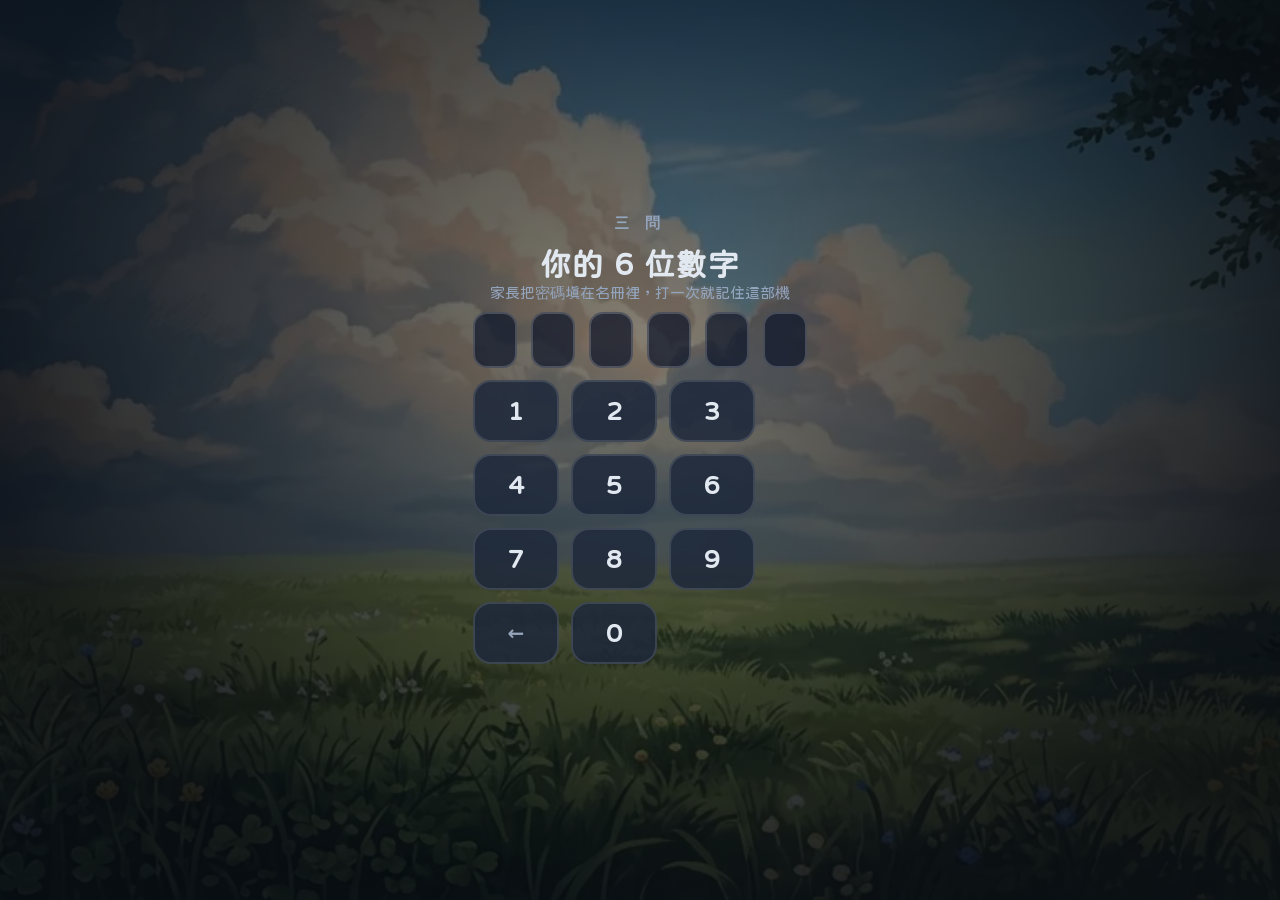
<file: index.html>
<!DOCTYPE html>
<html lang="zh-Hant">
<head>
<meta charset="utf-8">
<meta name="viewport" content="width=device-width,initial-scale=1,viewport-fit=cover">
<link rel="icon" href="data:image/svg+xml,%3Csvg xmlns='http://www.w3.org/2000/svg' viewBox='0 0 100 100'%3E%3Ctext y='.9em' font-size='90'%3E%F0%9F%90%B2%3C/text%3E%3C/svg%3E">
<title>三問 · 登入</title>
<link rel="stylesheet" href="fonts/theme.css">
<style>
  *{box-sizing:border-box;-webkit-tap-highlight-color:transparent}
  html,body{height:100%}
  body{margin:0;background:#0b1220;color:#e2e8f0;overflow:hidden;
       font-family:"Huninn","Microsoft JhengHei",system-ui,sans-serif}
  #bg{position:fixed;inset:0;background:url('images/bg_farm.webp') center bottom/auto 143% no-repeat;
      filter:brightness(.55) saturate(.95)}
  #bg::after{content:"";position:absolute;inset:0;
      background:radial-gradient(ellipse at 50% 38%,rgba(11,18,32,.05),rgba(11,18,32,.82) 74%)}

  .wrap{position:relative;height:100%;display:flex;flex-direction:column;
        align-items:center;justify-content:center;padding:24px;gap:16px;text-align:center}

  .brand{font-size:15px;letter-spacing:6px;color:#93a4bd;font-weight:800;
         user-select:none;-webkit-user-select:none;cursor:default}
  h1{margin:0;font-size:clamp(24px,3.4vmin,34px);font-weight:900;letter-spacing:1px}
  .sub{margin:0;color:#93a4bd;font-size:15px;line-height:1.7}

  /* ── 6 位數 ── */
  .dots{display:flex;gap:14px;margin:6px 0 2px}
  .dot{width:44px;height:56px;border-radius:14px;border:2px solid rgba(255,255,255,.18);
       background:rgba(15,23,42,.72);display:flex;align-items:center;justify-content:center;
       font-size:26px;font-weight:900;color:#fbbf24;transition:.14s}
  .dot.on{border-color:#fbbf24;box-shadow:0 0 0 3px rgba(251,191,36,.14)}
  .pad{display:grid;grid-template-columns:repeat(3,minmax(0,86px));gap:12px;margin-top:12px}
  .key{height:62px;border-radius:18px;border:2px solid rgba(255,255,255,.12);
       background:rgba(30,41,59,.85);color:#e2e8f0;font-size:26px;font-weight:900;cursor:pointer;
       font-family:inherit;transition:transform .1s,background .12s}
  .key:hover{background:rgba(51,65,85,.95)}
  .key:active{transform:scale(.93)}
  .key.fn{font-size:20px;color:#94a3b8}
  .shake{animation:shk .34s}
  @keyframes shk{0%,100%{transform:translateX(0)}25%{transform:translateX(-9px)}75%{transform:translateX(9px)}}

  .err{color:#fca5a5;font-size:14px;font-weight:800;min-height:22px;max-width:520px;line-height:1.6}
  .hint{color:#64748b;font-size:13px;max-width:520px;line-height:1.8}

  /* ── 歡迎回來 ── */
  #hello{display:flex;flex-direction:column;align-items:center;gap:10px}
  #hello .ava{font-size:76px;line-height:1;filter:drop-shadow(0 0 24px rgba(251,191,36,.55))}
  #hello .nm{font-size:clamp(26px,4vmin,40px);font-weight:900}
  #hello .gd{font-size:14px;color:#93a4bd;font-weight:800}
  .go{margin-top:6px;padding:14px 34px;border-radius:999px;border:0;cursor:pointer;
      font-family:inherit;font-size:20px;font-weight:900;color:#3b2405;
      background:linear-gradient(180deg,#fde047,#f59e0b);box-shadow:0 10px 26px rgba(245,158,11,.35)}
  .go:active{transform:scale(.96)}

  footer{position:fixed;left:0;right:0;bottom:14px;text-align:center;font-size:13px;color:#64748b}
  footer a,footer button{color:#93a4bd;font-weight:800;text-decoration:none;
        border:0;border-bottom:1px dashed rgba(147,164,189,.5);background:none;
        font-family:inherit;font-size:13px;cursor:pointer;padding:0}
  footer a:hover,footer button:hover{color:#fbbf24;border-color:#fbbf24}

  /* ── 登入紀錄 ── */
  #logMask{position:fixed;inset:0;z-index:60;background:rgba(5,9,16,.72);
           display:flex;align-items:center;justify-content:center;padding:24px}
  #logBox{width:min(560px,100%);max-height:70vh;overflow:auto;background:#0f172a;
          border:2px solid rgba(255,255,255,.14);border-radius:20px;padding:18px 20px;text-align:left}
  #logBox h3{margin:0 0 4px;font-size:18px}
  #logBox p{margin:0 0 12px;font-size:12.5px;color:#7f8ea8;line-height:1.6}
  #logBox .row{display:flex;gap:10px;align-items:baseline;padding:9px 0;
               border-top:1px solid rgba(255,255,255,.07);font-size:13.5px}
  #logBox .row b{color:#e2e8f0}
  #logBox .row i{font-style:normal;color:#7f8ea8;font-size:12px}
  #logBox .empty{color:#64748b;font-size:13px;padding:14px 0}
  #logBox .x{float:right;border:0;background:rgba(255,255,255,.08);color:#cbd5e1;
             border-radius:10px;padding:6px 12px;font-family:inherit;font-weight:800;cursor:pointer}

  /* ── 家長：解除綁定 ── */
  #ubMask{position:fixed;inset:0;z-index:70;background:rgba(5,9,16,.82);
          display:flex;align-items:center;justify-content:center;padding:24px}
  #ubBox{width:min(480px,100%);background:#0f172a;border:2px solid rgba(255,255,255,.14);
         border-radius:20px;padding:22px;text-align:left}
  #ubBox h3{margin:0 0 8px;font-size:19px}
  #ubBox p{margin:0 0 14px;font-size:13.5px;color:#94a3b8;line-height:1.8}
  #ubBox .row{display:flex;gap:10px;margin-top:14px}
  #ubBox .btn{flex:1;padding:12px;border-radius:14px;border:2px solid rgba(255,255,255,.14);
              background:rgba(30,41,59,.9);color:#e2e8f0;font-family:inherit;font-weight:900;
              font-size:15px;cursor:pointer}
  #ubBox .btn.danger{background:rgba(127,29,29,.55);border-color:rgba(248,113,113,.5);color:#fecaca}
  #ubBox .btn:active{transform:scale(.97)}
  #ubBox input{width:100%;padding:14px;border-radius:14px;border:2px solid rgba(255,255,255,.16);
               background:rgba(2,6,23,.7);color:#fbbf24;font-family:inherit;font-size:24px;
               font-weight:900;letter-spacing:10px;text-align:center}

  .hidden{display:none !important}
</style>
</head>
<body>
<div id="bg"></div>

<div class="wrap">
  <div class="brand" id="brand">三 問</div>

  <!-- ① 已綁定：歡迎回來 -->
  <section id="stepHello" class="hidden">
    <div id="hello">
      <span class="ava" id="hAva">🐲</span>
      <span class="nm" id="hName">小明</span>
      <span class="gd" id="hGrade"></span>
      <button class="go" id="hGo" type="button">開始玩 →</button>
      <span class="hint" id="hHint" style="margin-top:10px;font-size:12px;color:#64748b">這部機已經記住你，下次開頁不用再打數字</span>
    </div>
  </section>

  <!-- ② 未綁定：輸入 6 位數字 -->
  <section id="stepKey" class="hidden">
    <h1>你的 6 位數字</h1>
    <p class="sub" id="keySub">家長把密碼填在名冊裡，打一次就記住這部機</p>
    <div class="dots" id="dots"></div>
    <div class="pad" id="pad"></div>
    <div class="err" id="err"></div>
  </section>
</div>

<footer></footer>

<div id="ubMask" class="hidden">
  <div id="ubBox">
    <h3>解除這部機的綁定？</h3>
    <p>解除之後要重新輸入 6 位數字才能玩。小朋友的星星、寵物不會被刪。</p>
    <input id="ubCode" type="tel" inputmode="numeric" maxlength="6" placeholder="再打一次 6 位數">
    <div class="err" id="ubErr" style="margin-top:8px"></div>
    <div class="row">
      <button class="btn" id="ubCancel" type="button">取消</button>
      <button class="btn danger" id="ubOk" type="button">解除綁定</button>
    </div>
  </div>
</div>

<script src="player.js"></script>
<script>
(function () {
  var LOG_KEY = 'dsh__login_log';
  var QA_KEY = 'dsh_qa';
  var DEFAULT_GAS = 'https://script.google.com/macros/s/AKfycbydbycnfQsKkirktxFhKOB9p847SlW3e7Jd8oudLykEgkh_zp4ATPde4XIc476JcWNl/exec';

  var stepHello = document.getElementById('stepHello');
  var stepKey = document.getElementById('stepKey');
  var dotsEl = document.getElementById('dots');
  var errEl = document.getElementById('err');
  var keySub = document.getElementById('keySub');
  var buf = '';
  var busy = false;
  var failCount = 0;
  var netFail = false;

  /* ── GAS 連線設定：優先用挑戰頁那組 ─────────────────────── */
  function gasCfg() {
    var o = {};
    try { o = JSON.parse(localStorage.getItem(QA_KEY) || '{}'); } catch (e) {}
    /* 網址可以臨時用 ?gas=<新網址> 覆寫（會被記住） */
    var qs = new URLSearchParams(location.search);
    if (qs.get('gas')) {
      o.url = qs.get('gas');
      try { localStorage.setItem(QA_KEY, JSON.stringify({ url: o.url, uid: o.uid || 'kid01', pin: o.pin || '', on: true })); } catch (e) {}
    }
    return { url: o.url || DEFAULT_GAS };
  }

  function gasHost() {
    var u = gasCfg().url || '';
    var m = u.match(/\/macros\/s\/([A-Za-z0-9_-]{8,})/);
    return m ? ('…' + m[1].slice(-6)) : u.slice(0, 32);
  }

  function post(body) {
    var c = gasCfg();
    return fetch(c.url, {
      method: 'POST',
      headers: { 'Content-Type': 'text/plain;charset=utf-8' },
      body: JSON.stringify(body),
      redirect: 'follow'
    }).then(function (r) { return r.json(); });
  }

  /* ── 登入紀錄 ────────────────────────────────────────────── */
  function pushLogin(st) {
    var rows = [];
    try { rows = JSON.parse(localStorage.getItem(LOG_KEY) || '[]'); } catch (e) {}
    rows.push({ t: Date.now(), id: st.id, name: st.name || '', ua: navigator.userAgent.slice(0, 120) });
    if (rows.length > 60) rows = rows.slice(-60);
    localStorage.setItem(LOG_KEY, JSON.stringify(rows));
  }

  function ago(ts) {
    var d = Date.now() - ts;
    if (d < 60000) return '剛剛';
    if (d < 3600000) return Math.floor(d / 60000) + ' 分鐘前';
    if (d < 86400000) return Math.floor(d / 3600000) + ' 小時前';
    return Math.floor(d / 86400000) + ' 天前';
  }

  /* ── 鍵盤 ────────────────────────────────────────────────── */
  for (var i = 0; i < 6; i++) {
    var d = document.createElement('span');
    d.className = 'dot';
    dotsEl.appendChild(d);
  }
  var dots = dotsEl.children;

  function paint() {
    for (var i = 0; i < 6; i++) {
      var on = i < buf.length;
      dots[i].classList.toggle('on', on);
      dots[i].textContent = on ? '●' : '';
    }
  }
  paint();

  /* 錯誤訊息裡的「先用示範帳號」是每次重畫的，用委派接 */
  errEl.addEventListener('click', function (e) {
    var a = e.target && e.target.closest ? e.target.closest('#demoGo') : null;
    if (a) { e.preventDefault(); bindDemo(); }
  });

  var pad = document.getElementById('pad');
  ['1', '2', '3', '4', '5', '6', '7', '8', '9', '←', '0', ''].forEach(function (k) {
    var b = document.createElement('button');
    b.type = 'button';
    if (!k) { b.style.visibility = 'hidden'; pad.appendChild(b); return; }
    b.className = 'key' + (k === '←' ? ' fn' : '');
    b.textContent = k;
    b.addEventListener('click', function () {
      if (busy) return;
      if (k === '←') { buf = buf.slice(0, -1); paint(); errEl.textContent = ''; return; }
      if (buf.length >= 6) return;
      buf += k; paint(); errEl.textContent = '';
      if (buf.length === 6) submit();
    });
    pad.appendChild(b);
  });

  document.addEventListener('keydown', function (e) {
    if (stepKey.classList.contains('hidden') || busy) return;
    if (/^[0-9]$/.test(e.key)) {
      if (buf.length < 6) { buf += e.key; paint(); if (buf.length === 6) submit(); }
    } else if (e.key === 'Backspace') { buf = buf.slice(0, -1); paint(); }
  });

  function shake() {
    dotsEl.classList.remove('shake');
    void dotsEl.offsetWidth;
    dotsEl.classList.add('shake');
  }

  function submit() {
    if (busy) return;
    if (buf.length !== 6) { errEl.textContent = '要 6 位數字'; return; }
    busy = true;
    netFail = false;
    errEl.textContent = '正在核對…';
    keySub.textContent = '第一次會慢一點，之後就自動進來了';

    post({ action: 'login', pin: buf }).then(function (r) {
      if (r && r.ok && r.student && r.student.id) {
        done(r.student);
        return;
      }
      busy = false;
      failCount++;
      shake();
      buf = ''; paint();
      var msg;
      if (r && r.error === '帳號已停用') {
        msg = '這個帳號休息了，請找大人。';
      } else if (r && r.error) {
        msg = '數字不對，再試一次。';
      } else {
        msg = '核對不到，再試一次。';
      }
      errEl.textContent = msg;
      if (demoLink()) { errEl.insertAdjacentHTML('beforeend', '<br>' + demoLink()); }
    }).catch(function () {
      busy = false;
      netFail = true;
      failCount++;
      shake();
      buf = ''; paint();
      errEl.textContent = '連不上，檢查一下有沒有網絡。';
      if (demoLink()) errEl.insertAdjacentHTML('beforeend', '<br>' + demoLink());
    });
  }

  /* 連續打錯 3 次或連不上，才給「先用示範帳號」的後路（避免小孩亂按就進去） */
  function demoLink() {
    if (!netFail && failCount < 3) return '';
    return '<a href="#" id="demoGo" style="color:#fbbf24">先用示範帳號玩 →</a>';
  }

  function bindDemo() {
    done({ id: 'demo_a', name: '陳小明', nick: '小明', emoji: '🐲', grade: '示範帳號' });
  }

  function done(st) {
    try { if (st && st.session) localStorage.setItem('dsh_sess', st.session); } catch (e) {}
    Player.bind(st);
    pushLogin(st);
    location.href = 'community.html';
  }

  /* ── 已綁定：歡迎回來 ────────────────────────────────────── */
  function showHello() {
    var m = Player.meta();
    document.getElementById('hAva').textContent = m.emoji;
    document.getElementById('hName').textContent = m.nick || m.name;
    document.getElementById('hGrade').textContent = m.tag || '';
    stepKey.classList.add('hidden');
    stepHello.classList.remove('hidden');
    /* 只有開發者帳號才顯示「怎麼換人」——孩子帳號不出現任何提示（不教孩子解綁） */
    try {
      if (window.Player.isDev && Player.isDev()) {
        var hh = document.getElementById('hHint');
        if (hh) {
          hh.style.color = '#94a3b8';
          hh.textContent = '開發者帳號：長按上方「三 問」2.5 秒 → 輸入 999999 解除綁定，再用孩子 6 位 PIN 進入';
        }
      }
    } catch (e) {}
    document.getElementById('hGo').addEventListener('click', function () {
      location.href = 'community.html';
    });
  }

  if (Player.bound()) {
    showHello();
  } else {
    stepHello.classList.add('hidden');
    stepKey.classList.remove('hidden');
  }

  /* ── 家長：長按「三 問」3 秒 → 解除綁定 ─────────────────── */
  var brand = document.getElementById('brand');
  var holdTimer = null;
  function startHold() {
    if (!Player.bound()) return;
    holdTimer = setTimeout(function () {
      document.getElementById('ubMask').classList.remove('hidden');
      document.getElementById('ubCode').value = '';
      document.getElementById('ubErr').textContent = '';
    }, 2500);
  }
  function endHold() { clearTimeout(holdTimer); }
  brand.addEventListener('pointerdown', startHold);
  brand.addEventListener('pointerup', endHold);
  brand.addEventListener('pointerleave', endHold);
  brand.addEventListener('pointercancel', endHold);

  document.getElementById('ubCancel').addEventListener('click', function () {
    document.getElementById('ubMask').classList.add('hidden');
  });
  document.getElementById('ubOk').addEventListener('click', function () {
    var code = (document.getElementById('ubCode').value || '').trim();
    var ubErr = document.getElementById('ubErr');
    if (!/^\d{6}$/.test(code)) { ubErr.textContent = '要 6 位數字'; return; }
    ubErr.textContent = '核對中…';
    post({ action: 'login', pin: code }).then(function (r) {
      var m = Player.meta();
      if (r && r.ok && r.student && String(r.student.id) === String(m.id)) {
        Player.unbind();
        location.reload();
      } else {
        ubErr.textContent = '這不是這位小朋友的密碼。';
      }
    }).catch(function () {
      /* 連不上就不能核對密碼，不能解除綁定（否則斷網就能繞過 PIN 換人） */
      ubErr.textContent = '連不上，無法核對。';
    });
  });
})();
</script>
</body>
</html>
</file>
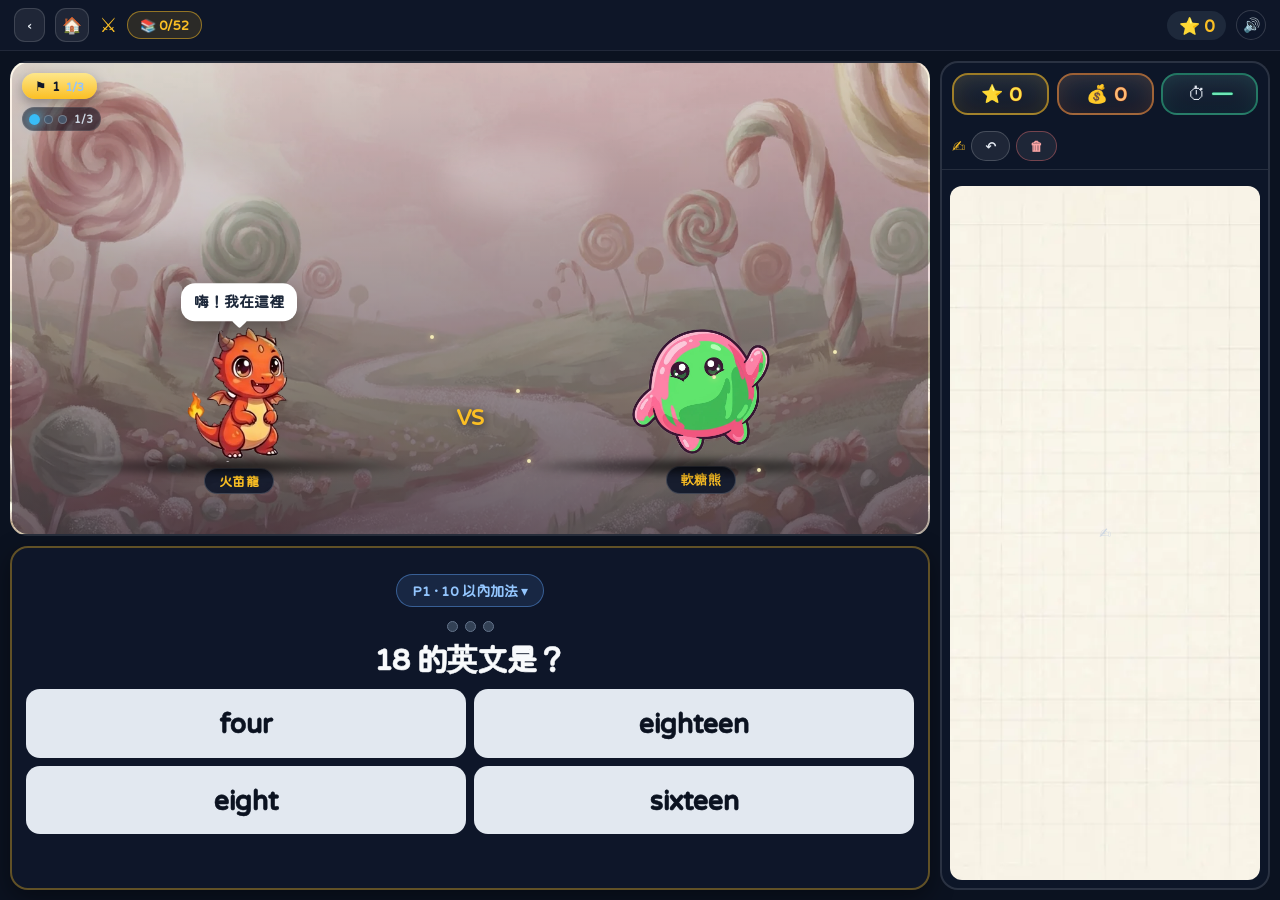
<file: challenge.html>
<!DOCTYPE html>
<html lang="zh-Hant">
<head>
<meta charset="utf-8">
<meta name="viewport" content="width=device-width,initial-scale=1,maximum-scale=1,user-scalable=no">
<title>⚔️ 挑戰頁 · 三問</title>
<link rel="icon" href="data:image/svg+xml,%3Csvg xmlns=%22http://www.w3.org/2000/svg%22 viewBox=%220 0 100 100%22%3E%3Ctext y=%22.92em%22 font-size=%2292%22%3E%F0%9F%90%B2%3C/text%3E%3C/svg%3E">
<style>
  *{box-sizing:border-box;-webkit-tap-highlight-color:transparent}
  html,body{margin:0;height:100%;font-family:-apple-system,"PingFang TC","Microsoft JhengHei",sans-serif;
    background:#0b1220;color:#e2e8f0;overflow:hidden}
  #app{display:flex;flex-direction:column;height:100%}

  /* 頂部 */
  #topbar{display:flex;align-items:center;gap:10px;padding:8px 14px;background:rgba(15,23,42,.85);
    border-bottom:1px solid rgba(255,255,255,.08)}
  #topbar h1{font-size:16px;margin:0;color:#fbbf24}
  #homeBtn{display:inline-flex;align-items:center;justify-content:center;width:34px;height:34px;
    border-radius:11px;background:rgba(255,255,255,.07);border:1px solid rgba(255,255,255,.14);
    text-decoration:none;font-size:16px;line-height:1;transition:transform .12s,background .12s}
  #homeBtn:hover{background:rgba(255,255,255,.14);transform:translateY(-1px)}
  #homeBtn:active{transform:scale(.94)}
  #backBtn{display:inline-flex;align-items:center;gap:4px;height:34px;padding:0 12px;
    border-radius:11px;background:rgba(255,255,255,.07);border:1px solid rgba(255,255,255,.14);
    text-decoration:none;font-size:13px;font-weight:800;color:#e2e8f0;transition:transform .12s,background .12s}
  #backBtn:hover{background:rgba(255,255,255,.14);transform:translateY(-1px)}
  #backBtn:active{transform:scale(.94)}
  #stars{margin-left:auto;background:#1e293b;border-radius:999px;padding:4px 12px;font-weight:900;color:#fbbf24}

  /* 主區 */
  /* 手寫板只在寫字題真的要用：收窄成右側一條，把寬度讓給戰鬥畫面與題目 */
  #main{flex:1;display:grid;grid-template-columns:minmax(0,1fr) clamp(210px,26vw,330px);gap:10px;padding:10px;min-height:0}
  #leftCol{display:flex;flex-direction:column;gap:10px;min-height:0}

  /* 左：戰鬥 */
  #arena{position:relative;flex:1 1 58%;min-height:0;border-radius:18px;overflow:hidden;border:2px solid rgba(255,255,255,.12);
    background:url('images/bg_battle.webp') center 55%/cover no-repeat}
  #arenaOverlay{position:absolute;inset:0;background:linear-gradient(180deg,rgba(9,16,30,.18),rgba(9,16,30,.72))}
  /* 章節「氣候」：色調分級 + 地面帶 + 環境粒子（每家族不同，一章一套） */
  #grade{position:absolute;inset:0;pointer-events:none;mix-blend-mode:soft-light;transition:background .8s ease}
  #groundBand{position:absolute;left:-6%;right:-6%;bottom:0;height:9%;pointer-events:none;opacity:.34;display:none;
    background:linear-gradient(180deg,rgba(0,0,0,0) 0%,var(--g1,rgba(22,44,24,.52)) 40%,var(--g2,rgba(6,12,8,.94)) 100%);
    -webkit-mask-image:linear-gradient(180deg,transparent,#000 46%);mask-image:linear-gradient(180deg,transparent,#000 46%)}
  /* 真的前景帶（透明 webp，每家族一張）＋時段色調 */
  #fgBand{position:absolute;left:-4%;right:-4%;bottom:0;height:20%;pointer-events:none;opacity:.72;display:none;
    background-position:center bottom;background-size:cover;background-repeat:no-repeat;
    -webkit-mask-image:linear-gradient(180deg,transparent 0%,rgba(0,0,0,.55) 30%,#000 62%);
    mask-image:linear-gradient(180deg,transparent 0%,rgba(0,0,0,.55) 30%,#000 62%)}
  #tod{position:absolute;inset:0;pointer-events:none;mix-blend-mode:soft-light;transition:background .9s ease}
  #arena.walking #fgBand{animation:fgPan .78s ease-in-out}
  @keyframes fgPan{from{transform:translateX(0)}to{transform:translateX(-66px)}}
  #groundBand::after{content:'';position:absolute;left:0;right:0;bottom:0;height:48%;opacity:.35;
    background:repeating-linear-gradient(96deg,rgba(255,255,255,.05) 0 2px,transparent 2px 8px)}
  #ambient{position:absolute;inset:0;pointer-events:none;overflow:hidden}
  #ambient i{position:absolute;display:block;border-radius:50%;opacity:0;will-change:transform,opacity}
  @keyframes pUp{0%{transform:translate3d(0,12px,0) scale(.7);opacity:0}18%{opacity:.9}100%{transform:translate3d(8px,-170px,0) scale(1.15);opacity:0}}
  @keyframes pDown{0%{transform:translate3d(0,-24px,0);opacity:0}12%{opacity:.95}100%{transform:translate3d(-14px,240px,0);opacity:0}}
  @keyframes pBubble{0%{transform:translate3d(0,80px,0) scale(.55);opacity:0}15%{opacity:.85}55%{transform:translate3d(10px,-40px,0) scale(1)}100%{transform:translate3d(-6px,-200px,0) scale(1.25);opacity:0}}
  @keyframes pFloat{0%,100%{transform:translate3d(0,0,0);opacity:.12}50%{transform:translate3d(16px,-20px,0);opacity:.85}}
  @keyframes pFog{0%{transform:translate3d(-36px,0,0) scale(1);opacity:.10}50%{opacity:.26}100%{transform:translate3d(46px,-12px,0) scale(1.3);opacity:0}}
  /* 走路時前景帶往左滑（＝往前行進），與背景平移形成視差 */
  #arena.walking #groundBand{animation:bandPan .78s ease-in-out}
  @keyframes bandPan{from{transform:translateX(0)}to{transform:translateX(-38px)}}
  #fighters{position:absolute;inset:0;display:grid;grid-template-columns:1fr auto 1fr;align-items:end;
    padding:0 18px 40px;gap:8px}
  .fighter{display:flex;flex-direction:column;align-items:center;gap:6px;position:relative}
  .fighter::after{content:'';position:absolute;left:50%;bottom:18px;transform:translateX(-50%);
    width:84%;height:19px;border-radius:50%;pointer-events:none;z-index:0;
    background:radial-gradient(ellipse at center,rgba(0,0,0,.74) 0%,rgba(0,0,0,.36) 46%,rgba(0,0,0,0) 76%);
    filter:blur(3.5px)}
  .fighter img{width:150px;height:150px;object-fit:contain;object-position:center bottom;
    position:relative;z-index:1}
  .fighter img.boss{width:190px;height:190px}
  /* 面向：大部份寵物／怪物原圖是「面向左」的 3/4 視角，放在左邊會背對對手 →
     用 scale（獨立於 transform，不會被進場動畫蓋掉）翻向對方 */
  #petImg{scale:-1 1}
  #petImg.faceRight{scale:1 1}   /* 原圖本身就面向右的物種（火龍）不用翻 */
  #monImg{scale:1 1}    /* 怪物：使用者圈選「面向右邊就對」→ 不鏡像 */
  #monster{width:150px;height:150px;font-size:92px;display:flex;align-items:center;justify-content:center;
    filter:drop-shadow(0 8px 12px rgba(0,0,0,.5))}
  #vs{font-size:22px;font-weight:900;color:#fbbf24;text-shadow:0 2px 8px rgba(0,0,0,.7);padding-bottom:64px}
  .tag{background:rgba(15,23,42,.9);border:1px solid rgba(255,255,255,.18);border-radius:999px;
    padding:4px 14px;font-size:15px;font-weight:900;color:#fbbf24;letter-spacing:.02em}
  #stageChip .rn{font-size:12px;font-weight:800;color:#93c5fd;letter-spacing:0}
  #hpbar{position:absolute;left:18px;right:18px;bottom:10px;height:8px;border-radius:999px;background:#1e293b;overflow:hidden}
  #hpfill{height:100%;width:100%;background:linear-gradient(90deg,#ef4444,#f87171);border-radius:999px}

  /* 第幾關 */
  #stageChip{position:absolute;top:10px;left:10px;z-index:7;
    display:flex;align-items:center;gap:5px;
    font-size:13px;font-weight:900;color:#0f172a;background:linear-gradient(180deg,#fde68a,#fbbf24);
    padding:5px 13px;border-radius:999px;box-shadow:0 5px 14px rgba(0,0,0,.35);pointer-events:none}
  #stageChip.boss{background:linear-gradient(180deg,#fca5a5,#ef4444);color:#fff7ed;
    box-shadow:0 5px 16px rgba(239,68,68,.6)}

  /* 過關儀式：整版暗場 + 金框 + 大字 */
  #stageClear{position:fixed;inset:0;z-index:9994;display:flex;align-items:center;justify-content:center;
    opacity:0;visibility:hidden;pointer-events:none;transition:opacity .28s}
  #stageClear.on{opacity:1;visibility:visible}
  #stageClear .scVeil{position:absolute;inset:0;background:radial-gradient(circle at 50% 46%,rgba(15,23,42,.97),rgba(3,6,15,.998))}
  #stageClear .scBox{position:relative;text-align:center;padding:26px 46px;border-radius:26px;
    background:linear-gradient(180deg,rgba(30,41,59,.96),rgba(15,23,42,.96));
    border:3px solid rgba(251,191,36,.75);box-shadow:0 0 60px rgba(251,191,36,.45),inset 0 0 40px rgba(251,191,36,.12);
    transform:scale(.82);transition:transform .42s cubic-bezier(.2,1.5,.4,1)}
  #stageClear.on .scBox{transform:scale(1)}
  #stageClear .scKicker{font-size:14px;letter-spacing:.42em;font-weight:900;color:#fbbf24;opacity:.9}
  #stageClear .scTitle{font-size:clamp(30px,5.2vmin,54px);font-weight:900;color:#fde047;margin-top:6px;
    -webkit-text-stroke:3px #7c2d12;paint-order:stroke fill}
  #stageClear .scStars{font-size:clamp(24px,3.6vmin,38px);margin-top:6px;letter-spacing:.2em;
    animation:scPop 1.1s ease-in-out infinite alternate}
  #stageClear .scSub{margin-top:8px;font-size:15px;font-weight:800;color:#cbd5e1}
  #stageClear .scEarn{margin-top:10px;font-size:clamp(18px,2.6vmin,26px);font-weight:900;color:#fdba74}
  #stageClear .scNext{margin-top:16px;appearance:none;cursor:pointer;font-family:inherit;
    font-size:17px;font-weight:900;color:#0b1220;padding:11px 26px;border-radius:999px;border:0;
    background:linear-gradient(180deg,#fde047,#f59e0b);box-shadow:0 8px 22px rgba(245,158,11,.55);
    transition:transform .12s}
  #stageClear .scNext:active{transform:scale(.95)}
  @keyframes scPop{from{transform:scale(1);opacity:.85}to{transform:scale(1.09);opacity:1}}

  /* 戰利品計分板：孩子一眼看到「為了什麼而戰」 */
  #scoreBoard{display:flex;gap:8px;padding:10px 10px 0;flex:0 0 auto}
  #scoreBoard .sb{flex:1;min-width:0;display:flex;align-items:center;justify-content:center;gap:clamp(3px,0.7vmin,6px);container-type:inline-size;
    background:linear-gradient(180deg,rgba(30,41,59,.97),rgba(15,23,42,.97));
    border:2px solid rgba(255,255,255,.14);border-radius:16px;padding:9px clamp(4px,0.8vmin,6px)}
  #scoreBoard .sb.star{border-color:rgba(251,191,36,.6);box-shadow:inset 0 0 24px rgba(251,191,36,.14)}
  #scoreBoard .sb.time{border-color:rgba(52,211,153,.5);box-shadow:inset 0 0 24px rgba(52,211,153,.12)}
  #scoreBoard .sbIcon{font-size:clamp(14px,22cqw,22px);line-height:1;flex:none}
  #scoreBoard .sbNum{font-size:clamp(13px,25cqw,26px);font-weight:900;color:#fde047;line-height:1;font-variant-numeric:tabular-nums;letter-spacing:-.02em;
    -webkit-text-stroke:1px #7c2d12;paint-order:stroke fill}
  #scoreBoard .sb.time .sbNum{color:#6ee7b7;-webkit-text-stroke:1px #064e3b}
  #scoreBoard .sb.coin{border-color:rgba(251,146,60,.6);box-shadow:inset 0 0 24px rgba(251,146,60,.16)}
  #scoreBoard .sb.coin .sbNum{color:#fdba74;-webkit-text-stroke:1px #7c2d12}
  #scoreBoard .sbUnit{font-size:clamp(11px,1.2vmin,15px);font-weight:900;color:#94a3b8;white-space:nowrap;flex:none}  /* 窄欄時「金幣／遊玩」不要折成兩行 */
  /* 手寫板最寬只到 330，三格放不下「金幣／遊玩」單位字（會超出格子被切）→ 統一只留 icon＋數字 */
  #scoreBoard .sbUnit{display:none}
  #scoreBoard .sbNum.pop{animation:sbPop .55s cubic-bezier(.2,.9,.3,1.6)}
  @keyframes sbPop{0%{transform:scale(1)}42%{transform:scale(1.45)}100%{transform:scale(1)}}
  /* 答對瞬間的大字獎勵 */
  #reward{position:fixed;left:50%;top:44%;transform:translate(-50%,-50%);z-index:70;pointer-events:none;
    font-size:30px;font-weight:900;color:#fde047;line-height:1.28;text-align:center;
    white-space:normal;max-width:min(86vw,440px);
    -webkit-text-stroke:2px #7c2d12;paint-order:stroke fill;
    text-shadow:0 6px 22px rgba(0,0,0,.9),0 0 34px rgba(253,224,71,.55);opacity:0}
  /* 小孩要看得懂：大字停住約 1.8 秒才慢慢散，總長 2.6 秒 */

  /* ── 畫面過渡：進頁淡入、跳頁前淡出（不要一刀切） ── */
  html{background:#0b1220}
  body{animation:pageIn .32s ease both}
  @keyframes pageIn{from{opacity:0}to{opacity:1}}
  body.pageOut{animation:pageOut .22s ease forwards}
  @keyframes pageOut{from{opacity:1}to{opacity:0}}

  #reward>span{display:block;white-space:nowrap}
  #reward .rL1{font-size:21px;color:#fbbf24;letter-spacing:.5px}
  #reward .rL2{font-size:32px;color:#fde047}
  #reward.show{animation:rewardPop 2.2s cubic-bezier(.2,.9,.3,1) forwards}
  @keyframes rewardPop{
    0%{opacity:0;transform:translate(-50%,-50%) scale(.3)}
    8%{opacity:1;transform:translate(-50%,-50%) scale(1.06)}
    16%{transform:translate(-50%,-50%) scale(1)}
    72%{opacity:1;transform:translate(-50%,-56%) scale(1)}
    100%{opacity:0;transform:translate(-50%,-74%) scale(.95)}
  }

  /* 右：手寫板 */
  #padPane{display:flex;flex-direction:column;gap:8px;border-radius:18px;overflow:hidden;
    border:2px solid rgba(255,255,255,.12);background:rgba(15,23,42,.92)}
  #padHead{display:flex;align-items:center;gap:6px;padding:8px 10px;border-bottom:1px solid rgba(255,255,255,.1);flex-wrap:nowrap}
  #padHead b{color:#fbbf24;font-size:13px;white-space:nowrap}
  #padHead span{margin-left:auto;font-size:10.5px;color:#94a3b8;white-space:nowrap;overflow:hidden;text-overflow:ellipsis}
  @media (max-width:1400px){#padHead span{display:none}}  /* 窄欄時只留「手寫板＋兩顆鈕」，不要擠成省略號 */
  @media (max-width:980px){#padHead b{display:none}}  /* 更窄：連標題都收起來，只留復原／清除 */
  .padBtn{appearance:none;border:1px solid rgba(255,255,255,.18);background:rgba(255,255,255,.07);
    color:#e2e8f0;border-radius:999px;padding:5px 9px;font-size:11.5px;font-weight:800;cursor:pointer;font-family:inherit;white-space:nowrap}
  .padBtn:active{transform:scale(.95);background:rgba(255,255,255,.16)}
  #padClear{color:#fca5a5;border-color:rgba(248,113,113,.4)}
  #padBody{flex:1;position:relative;background:url('images/bg_pad.webp') center/cover no-repeat;margin:8px;border-radius:12px;overflow:hidden}
  #padCanvas{position:absolute;inset:0;width:100%;height:100%;touch-action:none;cursor:crosshair}
  #padHint{position:absolute;inset:0;display:flex;align-items:center;justify-content:center;
    color:#cbd5e1;font-size:14px;pointer-events:none;text-align:center;line-height:1.7}

  /* 中文題：田字格描紅（取代手寫板） */
  #hzWrap{position:absolute;inset:0;display:flex;align-items:center;justify-content:center;padding:14px}
  #hzWrap.hidden{display:none}
  #hzBox{position:relative;background:#fdfcf8;border-radius:14px;
    box-shadow:0 10px 30px rgba(0,0,0,.4)}
  #hzBox::before{content:"";position:absolute;inset:5%;border:1px dashed rgba(239,68,68,.45);border-radius:6px;pointer-events:none}
  #hzBox::after{content:"";position:absolute;inset:5%;pointer-events:none;
    background:
      linear-gradient(to right, transparent calc(50% - .8px), rgba(239,68,68,.32) calc(50% - .8px), rgba(239,68,68,.32) calc(50% + .8px), transparent calc(50% + .8px)),
      linear-gradient(to bottom, transparent calc(50% - .8px), rgba(239,68,68,.32) calc(50% - .8px), rgba(239,68,68,.32) calc(50% + .8px), transparent calc(50% + .8px))}
  #hzSvg{position:absolute;inset:0}
  #hzSvg svg{display:block;width:100%;height:100%;touch-action:none}
  #hzDone{position:absolute;left:0;right:0;bottom:10px;margin:0 auto;width:max-content;
    font-size:14px;font-weight:900;color:#fff;background:rgba(34,197,94,.95);
    padding:6px 16px;border-radius:999px;opacity:0;pointer-events:none;z-index:3}
  #hzDone.show{animation:stampIn .6s cubic-bezier(.2,1.4,.4,1) forwards}
  @keyframes stampIn{0%{opacity:0;transform:scale(.4)}60%{opacity:1;transform:scale(1.1)}100%{opacity:1;transform:scale(1)}}
  #padCanvas.hidden,#padHint.hidden{display:none}

  /* 下：題目 */
  #quiz{flex:1 1 42%;min-height:0;display:flex}
  #quizCard{flex:1;display:flex;flex-direction:column;justify-content:center;background:rgba(15,23,42,.94);border:2px solid rgba(251,191,36,.35);border-radius:18px;
    padding:12px 14px;box-shadow:0 8px 24px rgba(0,0,0,.4)}
  #qMeta{font-size:12px;font-weight:800;color:#94a3b8;text-align:center;letter-spacing:.5px;margin-bottom:6px}
  /* 一局 = 3 題：三個圓點，答對一題亮一顆 */
  #qPips{display:flex;gap:7px;justify-content:center;margin-bottom:8px}
  #qPips i{width:11px;height:11px;border-radius:50%;background:#334155;
    border:1.5px solid #64748b;transition:background .18s, transform .18s, box-shadow .18s}
  #qPips i.on{background:#fbbf24;border-color:#fcd34d;transform:scale(1.18);
    box-shadow:0 0 10px rgba(251,191,36,.75)}
  #qPips.boss i{border-color:#f87171}
  #qPips.boss i.on{background:#f87171;border-color:#fca5a5;box-shadow:0 0 10px rgba(248,113,113,.8)}
  #qRow{display:flex;align-items:center;justify-content:center;gap:10px;margin-bottom:10px}
  #qRow #qText{margin-bottom:0}
  #qSay{flex:0 0 auto;width:42px;height:42px;border-radius:13px;border:1.5px solid rgba(148,163,184,.5);
    background:rgba(148,163,184,.16);color:#e2e8f0;font-size:20px;line-height:1;cursor:pointer;
    display:none;transition:transform .12s, background .15s, border-color .15s}
  #qSay.on{display:block}
  #qSay:active{transform:scale(.92)}
  #qSay.playing{background:rgba(251,191,36,.28);border-color:rgba(251,191,36,.8);box-shadow:0 0 14px rgba(251,191,36,.45)}
  #qText span{transition:color .08s}
  #qText span.on{color:#fde047;text-shadow:0 0 12px rgba(253,224,71,.75)}
  #qText span.done{color:#94a3b8}
  .opt.qsaying{background:rgba(251,191,36,.22)!important;border-color:rgba(251,191,36,.85)!important;color:#fde68a!important;
    box-shadow:0 0 0 2px rgba(251,191,36,.35) inset}
  #qText{font-size:clamp(27px,3.3vmin,36px);font-weight:900;color:#f8fafc;text-align:center;margin-bottom:10px;line-height:1.3}
  #qText.lucky{color:#fbbf24;text-shadow:0 0 16px rgba(251,191,36,.55)}
  #quizCard.luckyGlow{border-color:rgba(251,191,36,.75);box-shadow:0 0 22px rgba(251,191,36,.28)}
  #qText.long{font-size:clamp(20px,2.5vmin,26px);line-height:1.55;max-width:620px;letter-spacing:.01em}
  #qText.xlong{font-size:clamp(18px,2.2vmin,22px);line-height:1.6;max-width:660px}
  #options{display:grid;grid-template-columns:repeat(4,1fr);gap:10px}
  #options.wide{grid-template-columns:repeat(2,1fr);gap:8px}
  #options.wide .opt{font-size:19px;padding:11px 8px;line-height:1.35}
  .opt{appearance:none;border:none;border-radius:14px;padding:14px 8px;font-size:clamp(22px,2.6vmin,27px);font-weight:900;
    color:#0b1220;background:#e2e8f0;cursor:pointer;transition:transform .12s,background .2s;font-family:inherit}
  .opt:active{transform:scale(.95)}
  .opt.correct{background:#4ade80;color:#052e16}
  .opt.wrong{background:#f87171;color:#450a0a}
  .opt.reveal{background:#0b1220;color:#4ade80;box-shadow:inset 0 0 0 3px #4ade80}
  /* 答錯冷卻：選項短暫鎖住＋變暗，逼孩子慢下來想（不是懲罰） */
  #options.cooldown{pointer-events:none}
  #options.cooldown .opt{opacity:.4;filter:grayscale(.45)}
  #feedback{text-align:center;font-size:14px;font-weight:800;color:#94a3b8;margin-top:8px;min-height:20px}

  /* 單元選擇 */
  #unitBtn{appearance:none;align-self:center;border:1px solid rgba(96,165,250,.45);background:rgba(96,165,250,.12);
    color:#93c5fd;font-weight:900;font-size:12px;border-radius:999px;padding:5px 12px;cursor:pointer;
    font-family:inherit;margin-bottom:8px;transition:background .2s}
  #unitBtn:hover{background:rgba(96,165,250,.22)}
  #unitMask{position:fixed;inset:0;background:rgba(4,8,18,.85);display:none;align-items:center;justify-content:center;
    z-index:50;padding:16px}
  #unitMask.show{display:flex}
  #unitPanel{width:min(720px,96vw);max-height:88vh;overflow:auto;background:linear-gradient(160deg,#16213a,#0b1220);
    border:2px solid rgba(96,165,250,.35);border-radius:20px;padding:14px}
  #unitPanel h2{margin:0 0 10px;font-size:17px;color:#93c5fd}
  .unitGrade{font-size:13px;font-weight:900;color:#94a3b8;margin:12px 0 6px;letter-spacing:1px}
  .unitGrade.mix{color:#f0abfc}
  .unitItem.mix{border-color:rgba(240,171,252,.5)}
  .unitGrade.zh{color:#fcd34d}
  .unitItem.zh{border-color:rgba(252,211,77,.45)}
  .unitGrade.en{color:#5eead4}
  .unitItem.en{border-color:rgba(94,234,212,.45)}
  .unitItem.en.on{background:linear-gradient(180deg,#0f766e,#115e59);border-color:#5eead4}
  .unitRow{display:grid;grid-template-columns:repeat(3,1fr);gap:8px}
  .unitItem{appearance:none;font-family:inherit;text-align:left;cursor:pointer;border-radius:12px;padding:10px 12px;
    font-size:13px;font-weight:800;color:#e2e8f0;background:rgba(30,41,59,.9);
    border:1px solid rgba(255,255,255,.1);transition:transform .12s,background .2s}
  .unitItem:active{transform:scale(.97)}
  .unitItem.on{background:rgba(96,165,250,.2);border-color:#60a5fa;color:#dbeafe}
  .unitItem small{display:block;font-weight:700;font-size:11px;color:#94a3b8;margin-top:2px}
  .unitFoot{display:flex;align-items:center;gap:10px;margin-top:14px;padding-top:12px;
    border-top:1px solid rgba(255,255,255,.08);flex-wrap:wrap}
  #qaOpen{appearance:none;font-family:inherit;cursor:pointer;border-radius:999px;padding:7px 14px;
    font-size:12.5px;font-weight:900;color:#bfdbfe;background:rgba(96,165,250,.16);
    border:1px solid rgba(96,165,250,.45)}
  #qaOpen:active{transform:scale(.96)}
  #qaState{font-size:12px;font-weight:800;color:#94a3b8}

  /* 題庫連線設定 */
  #qaMask{position:fixed;inset:0;display:none;align-items:center;justify-content:center;
    background:rgba(2,6,23,.82);z-index:60;padding:16px}
  #qaMask.show{display:flex}
  #qaPanel{width:min(520px,96vw);max-height:90vh;overflow:auto;background:linear-gradient(160deg,#16213a,#0b1220);
    border:2px solid rgba(96,165,250,.35);border-radius:20px;padding:16px}
  #qaPanel h2{margin:0 0 8px;font-size:17px;color:#93c5fd}
  #qaPanel .qaTip{font-size:12px;line-height:1.6;color:#94a3b8;margin:0 0 12px}
  #qaPanel label{display:block;font-size:12px;font-weight:900;color:#cbd5e1;margin:10px 0 4px}
  #qaPanel input{width:100%;box-sizing:border-box;font-family:inherit;font-size:13px;color:#e2e8f0;
    background:rgba(2,6,23,.65);border:1px solid rgba(255,255,255,.12);border-radius:10px;padding:9px 11px}
  #qaPanel input:focus{outline:none;border-color:#60a5fa}
  .qaBtns{display:flex;gap:8px;margin-top:16px;flex-wrap:wrap}
  .qaBtns button{appearance:none;font-family:inherit;cursor:pointer;border-radius:999px;padding:9px 16px;
    font-size:13px;font-weight:900;color:#e2e8f0;background:rgba(30,41,59,.95);
    border:1px solid rgba(255,255,255,.14)}
  .qaBtns button:active{transform:scale(.96)}
  #qaSave{background:rgba(96,165,250,.25);border-color:#60a5fa;color:#dbeafe}
  #qaAuto{background:linear-gradient(180deg,#fbbf24,#f59e0b);border-color:#fcd34d;color:#3b2405}
  #qaMsg{margin-top:12px;font-size:12.5px;font-weight:800;line-height:1.6;color:#94a3b8;white-space:pre-wrap}

  /* 怪物圖鑑 */
  #dexBtn{appearance:none;border:1px solid rgba(251,191,36,.5);background:rgba(251,191,36,.12);
    color:#fbbf24;font-weight:900;font-size:13px;border-radius:999px;padding:5px 12px;cursor:pointer;font-family:inherit}
  #dexMask{position:fixed;inset:0;background:rgba(4,8,18,.85);display:none;align-items:center;justify-content:center;
    z-index:50;padding:16px}
  #dexMask.show{display:flex}
  #dexPanel{width:min(780px,96vw);max-height:88vh;overflow:auto;background:linear-gradient(160deg,#16213a,#0b1220);
    border:2px solid rgba(251,191,36,.35);border-radius:20px;padding:14px}
  #dexPanel h2{margin:0 0 8px;font-size:17px;color:#fbbf24}
  #dexBar{height:10px;border-radius:999px;background:rgba(255,255,255,.08);overflow:hidden;margin:0 0 4px}
  #dexBarFill{height:100%;width:0;background:linear-gradient(90deg,#fbbf24,#f59e0b);border-radius:999px;transition:width .4s}
  #dexCount{font-size:12px;color:#94a3b8;font-weight:800;margin:0 0 12px}
  #dexGrid{display:grid;grid-template-columns:repeat(4,1fr);gap:10px}
  .dexSec{grid-column:1/-1;display:flex;align-items:baseline;justify-content:space-between;
    margin-top:6px;padding-bottom:4px;border-bottom:1px solid rgba(255,255,255,.1)}
  .dexSec b{font-size:13px;color:#fbbf24;letter-spacing:.04em}
  .dexSec i{font-style:normal;font-size:12px;font-weight:900;color:#93c5fd}
  .dexCell{background:rgba(30,41,59,.9);border:1px solid rgba(255,255,255,.1);border-radius:14px;
    padding:8px;text-align:center;min-height:116px;display:flex;flex-direction:column;align-items:center;
    justify-content:center;gap:3px}
  .dexCell img{width:64px;height:64px;object-fit:contain;filter:grayscale(1) brightness(.35);opacity:.5}
  .dexCell.got img{filter:none;opacity:1}
  .dexCell .nm{font-size:11px;color:#94a3b8}
  .dexCell.got .nm{color:#fbbf24;font-weight:800}
  .dexCell .st{font-size:10px;color:#64748b}
  .dexCell.shiny{border-color:rgba(251,191,36,.7);box-shadow:0 0 12px rgba(251,191,36,.35)}
  .dexCell.shiny .st{color:#fbbf24;font-weight:800}
  #dexClose,#unitClose{float:right;appearance:none;border:none;background:#334155;color:#e2e8f0;border-radius:8px;
    padding:4px 10px;cursor:pointer;font-family:inherit}

  /* ── 戰鬥特效 ── */
  #fxLayer{position:absolute;inset:0;pointer-events:none;z-index:6;overflow:hidden}
  #hitFlash{position:absolute;inset:0;background:#fff;opacity:0;pointer-events:none;z-index:7}
  #hitFlash.on{animation:hitflash .22s ease-out}
  @keyframes hitflash{0%{opacity:.45}100%{opacity:0}}
  #arena.shake{animation:arenaShake .34s ease-in-out}
  /* 打贏→往前走→遇到下一隻：寵物踏步、新怪從右邊走進來 */
  #arena.walking #petImg{animation:walkBob .26s ease-in-out infinite}
  @keyframes walkBob{0%,100%{translate:0 0}50%{translate:-3px -6px}}
  #monImg.enterRight{animation:monEnterRight .55s cubic-bezier(.2,.9,.3,1.05) both}
  @keyframes monEnterRight{from{transform:translateX(170px) scale(.84);opacity:0}
    to{transform:translateX(0) scale(1);opacity:1}}
  /* 一章＝三隻怪（第三隻是首領）：打過的變暗，讓「3 關 3 關」看得見 */
  #chapPips{position:absolute;top:44px;left:10px;z-index:7;display:flex;gap:5px;align-items:center;
    padding:4px 7px;border-radius:999px;background:rgba(2,6,23,.55);border:1px solid rgba(255,255,255,.10);
    pointer-events:none}
  #chapPips i{width:9px;height:9px;border-radius:50%;background:#475569;box-shadow:inset 0 0 0 1px rgba(255,255,255,.25)}
  #chapPips i.done{background:#fbbf24;box-shadow:0 0 8px rgba(251,191,36,.8)}
  #chapPips i.now{background:#38bdf8;box-shadow:0 0 9px rgba(56,189,248,.9);transform:scale(1.2)}
  #chapPips b{font-size:11px;color:#cbd5e1;margin-left:2px}
  @keyframes arenaShake{
    0%,100%{transform:translate(0,0)}
    15%{transform:translate(-7px,3px)}
    35%{transform:translate(6px,-4px)}
    55%{transform:translate(-4px,-2px)}
    75%{transform:translate(3px,3px)}
  }
  #combo{position:absolute;top:10px;right:10px;z-index:8;
    font-size:13px;font-weight:900;color:#fff;background:linear-gradient(180deg,#fb923c,#ea580c);
    padding:5px 15px;border-radius:999px;box-shadow:0 6px 18px rgba(249,115,22,.55);
    transition:opacity .2s, transform .2s;pointer-events:none}
  #combo.hidden{opacity:0;transform:translateY(-10px)}
  #combo.c3{background:linear-gradient(180deg,#f97316,#c2410c);box-shadow:0 6px 20px rgba(249,115,22,.75)}
  #combo.c5{background:linear-gradient(180deg,#f43f5e,#9f1239);box-shadow:0 6px 24px rgba(244,63,94,.8);transform:scale(1.06)}
  #combo.c7{background:linear-gradient(180deg,#a855f7,#6b21a8);box-shadow:0 6px 28px rgba(168,85,247,.85);transform:scale(1.12)}
  /* ── 打擊感（Day1）：命中瞬間的微停格、金幣飛入計分板、Fever 暖光 ── */
  .hitstop #monImg,.hitstop #hpWrap,.hitstop .petsay{animation-play-state:paused!important}
  #arena.hitstop{filter:contrast(1.12) saturate(1.12)}
  .coinFly{position:absolute;font-size:22px;z-index:10;pointer-events:none;
    filter:drop-shadow(0 0 8px rgba(251,191,36,.9));will-change:transform,opacity}
  #feverGlow{position:absolute;inset:0;z-index:6;pointer-events:none;opacity:0;
    background:radial-gradient(circle at 50% 62%,rgba(251,146,60,.28),rgba(251,146,60,0) 62%);
    transition:opacity .25s}
  #feverGlow.on{opacity:1}
  .dmg{position:absolute;font-weight:900;font-size:34px;color:#fde047;z-index:9;
    -webkit-text-stroke:3px #7c2d12;paint-order:stroke fill;
    text-shadow:0 4px 12px rgba(0,0,0,.9),0 0 22px rgba(253,224,71,.7);
    transform:translate(-50%,-50%);pointer-events:none;animation:dmgUp 1.5s ease-out forwards}
  .dmg.crit{font-size:46px;color:#fff1a8;-webkit-text-stroke:3px #7c0d00;
    text-shadow:0 5px 14px rgba(0,0,0,.95),0 0 30px rgba(255,140,40,.95),0 0 55px rgba(253,224,71,.7)}
  /* 傷害數字：先放大停住（約 1.9 秒）再往上飄走，小孩才有時間看 */
  @keyframes dmgUp{
    0%{opacity:0;transform:translate(-50%,-50%) scale(.4)}
    6%{opacity:1;transform:translate(-50%,-60%) scale(1.4)}
    12%{transform:translate(-50%,-62%) scale(1.05)}
    72%{opacity:1;transform:translate(-50%,-80%) scale(1)}
    100%{opacity:0;transform:translate(-50%,-104%) scale(.95)}
  }
  /* 絕招大字：經典 9999 爆擊 */
  .ult{position:absolute;font-weight:900;font-size:54px;color:#fff44f;z-index:10;
    -webkit-text-stroke:4px #7c0d00;paint-order:stroke fill;white-space:nowrap;
    text-shadow:0 6px 18px rgba(0,0,0,.95),0 0 40px rgba(255,80,40,.95),0 0 80px rgba(253,224,71,.8);
    transform:translate(-50%,-50%);pointer-events:none;animation:ultUp 1.5s ease-out forwards}
  @keyframes ultUp{
    0%{opacity:0;transform:translate(-50%,-50%) scale(.2) rotate(-12deg)}
    10%{opacity:1;transform:translate(-50%,-55%) scale(1.55) rotate(5deg)}
    24%{transform:translate(-50%,-58%) scale(1.12) rotate(0)}
    70%{opacity:1;transform:translate(-50%,-88%) scale(1.06)}
    100%{opacity:0;transform:translate(-50%,-105%) scale(.9)}
  }
  .spark{position:absolute;width:7px;height:7px;border-radius:50%;pointer-events:none;z-index:8}
  .ring{position:absolute;width:70px;height:70px;border:4px solid #fff;border-radius:50%;
    pointer-events:none;z-index:8;box-shadow:0 0 22px rgba(255,255,255,.6)}
  #hpbar{position:relative}
  #hpGhost{position:absolute;left:0;top:0;bottom:0;width:100%;background:#fca5a5;opacity:.55;
    border-radius:99px;transition:width .45s ease-out .18s}
  #hpfill{position:relative;z-index:2;transition:width .12s ease-out}
  #hpfill.boss{background:linear-gradient(90deg,#f43f5e,#f97316);box-shadow:0 0 16px rgba(249,115,22,.85)}
  #hpbar.boss{transform:scale(1.06)}
  #hpbar{transition:transform .22s}
  .opt{transition:transform .12s, box-shadow .12s, background .12s}
  .opt:active:not(:disabled){transform:scale(.95)}
  .opt:not(:disabled):hover{transform:translateY(-2px);
    box-shadow:0 10px 22px rgba(0,0,0,.35),0 0 0 2px rgba(147,197,253,.55) inset}
  .opt.wrong{animation:shakeX .42s}
  @keyframes shakeX{0%,100%{transform:translateX(0)}20%{transform:translateX(-7px)}
    40%{transform:translateX(7px)}60%{transform:translateX(-5px)}80%{transform:translateX(4px)}}
  .opt.correct{animation:popScore .45s}
  @keyframes popScore{0%{transform:scale(1)}40%{transform:scale(1.06)}100%{transform:scale(1)}}
  #monImg.enter{animation:monEnter .5s cubic-bezier(.2,.9,.3,1.2)}
  @keyframes monEnter{from{opacity:0;transform:translateX(60px) scale(.8)}to{opacity:1;transform:none}}
  #stars.pop{animation:starPop .45s cubic-bezier(.2,.9,.3,1.5)}
  @keyframes starPop{0%{transform:scale(1)}35%{transform:scale(1.3)}100%{transform:scale(1)}}
  #vs{animation:vsPulse 2.6s ease-in-out infinite}
  @keyframes vsPulse{0%,100%{transform:scale(1);opacity:.9}50%{transform:scale(1.12);opacity:1}}
  /* 進化挑戰：入場 / 完成 兩張全屏卡 */
  #evoIntro,#evoDone{position:fixed;inset:0;z-index:9995;display:flex;align-items:center;justify-content:center;
    opacity:0;visibility:hidden;pointer-events:none;transition:opacity .3s}
  #evoIntro.on,#evoDone.on{opacity:1;visibility:visible}
  #evoIntro .evVeil,#evoDone .evVeil{position:absolute;inset:0;
    background:radial-gradient(circle at 50% 46%,rgba(88,28,135,.55),rgba(3,6,15,.94))}
  #evoIntro .evBox,#evoDone .evBox{position:relative;text-align:center;padding:28px 52px;border-radius:26px;
    background:linear-gradient(180deg,rgba(49,20,73,.96),rgba(15,23,42,.97));
    border:2px solid rgba(250,204,21,.75);box-shadow:0 0 60px rgba(168,85,247,.55)}
  #evoIntro .evKicker,#evoDone .evKicker{font-size:13px;letter-spacing:6px;font-weight:900;color:#c4b5fd}
  #evoIntro .evTitle,#evoDone .evTitle{margin-top:8px;font-size:clamp(30px,5vmin,46px);font-weight:900;
    color:#fde047;-webkit-text-stroke:2px #7c2d12;paint-order:stroke fill;
    animation:scPop 1.1s ease-in-out infinite}
  #evoIntro .evSub,#evoDone .evSub{margin-top:10px;font-size:15px;font-weight:800;color:#e9d5ff}

  #gift{position:fixed;left:50%;top:26%;transform:translate(-50%,-50%) scale(.7);z-index:76;
    font-size:23px;font-weight:900;color:#fef3c7;pointer-events:none;opacity:0;max-width:min(300px,42vw);white-space:normal;text-align:center;line-height:1.25;
    -webkit-text-stroke:3px #7c2d12;paint-order:stroke fill;
    filter:drop-shadow(0 0 18px rgba(251,191,36,.9))}
  #gift.show{animation:giftPop 1.9s cubic-bezier(.2,.9,.3,1) forwards}
  @keyframes giftPop{
    0%{opacity:0;transform:translate(-50%,-50%) scale(.6) rotate(-6deg)}
    14%{opacity:1;transform:translate(-50%,-50%) scale(1.18) rotate(3deg)}
    26%{transform:translate(-50%,-50%) scale(1) rotate(0)}
    72%{opacity:1;transform:translate(-50%,-64%) scale(1)}
    100%{opacity:0;transform:translate(-50%,-92%) scale(.94)}
  }

  /* 過章儀式：比過關更強（紫金框、多一層光暈） */
  #chapClear{position:fixed;inset:0;z-index:9995;display:flex;align-items:center;justify-content:center;
    opacity:0;visibility:hidden;pointer-events:none;transition:opacity .3s}
  #chapClear.on{opacity:1;visibility:visible;pointer-events:auto}
  /* 過章卡不自動消失：孩子自己按「下一關」或「回農場」 */
  #chapClear .chapBtns{display:flex;gap:12px;justify-content:center;margin-top:20px}
  #chapClear .chapBtns button{appearance:none;cursor:pointer;font-family:inherit;font-weight:900;
    font-size:17px;padding:13px 24px;border-radius:16px;border:0;transition:transform .12s}
  #chapClear .chapBtns button:active{transform:scale(.95)}
  #chapClear .chapBtns .primary{background:linear-gradient(180deg,#fde047,#f59e0b);color:#3b1d03;
    box-shadow:0 6px 0 rgba(146,64,14,.5),0 10px 22px rgba(251,191,36,.35)}
  #chapClear .chapBtns .ghost{background:rgba(99,102,241,.28);color:#e0e7ff;border:2px solid rgba(165,180,252,.6)}
  #chapClear .scVeil{position:absolute;inset:0;
    background:radial-gradient(circle at 50% 46%,rgba(76,29,149,.97),rgba(3,6,15,.998))}
  #chapClear .scBox{position:relative;text-align:center;padding:30px 54px;border-radius:28px;
    background:linear-gradient(180deg,rgba(49,46,129,.96),rgba(15,23,42,.97));
    border:3px solid rgba(196,181,253,.85);
    box-shadow:0 0 70px rgba(139,92,246,.55),0 0 120px rgba(251,191,36,.35),inset 0 0 30px rgba(251,191,36,.12);
    animation:scPop .6s ease-out 1}
  #chapClear .scKicker{font-size:13px;letter-spacing:.34em;font-weight:900;color:#ddd6fe;margin-bottom:6px}
  #chapClear .scTitle{font-size:clamp(30px,5.2vmin,50px);font-weight:900;color:#fef3c7;
    -webkit-text-stroke:2px #7c2d12;paint-order:stroke fill;text-shadow:0 6px 0 rgba(0,0,0,.35)}
  #chapClear .scStars{font-size:30px;margin:10px 0 6px;letter-spacing:6px}
  #chapClear .scSub{font-size:15px;font-weight:800;color:#c7d2fe}

  /* 窄螢幕／直向：手寫板不再佔一半寬，改成下方一條（寫字題還是畫得到） */
  @media (max-width:880px), (orientation:portrait){
    #main{grid-template-columns:minmax(0,1fr);grid-template-rows:minmax(0,1fr) auto}
    /* 直向：手寫板放在最下面，寫字區固定 150px 高（不要被壓成一條線） */
    #padPane{height:auto;flex:none}
    #padBody{height:150px;flex:none}
    #padHint{font-size:13px}
  }
</style>
<link rel="stylesheet" href="fonts/theme.css">
</head>
<body>
<div id="app">
  <div id="topbar">
    <a id="backBtn" href="community.html" title="回社區" aria-label="回社區">‹</a>
    <a id="homeBtn" href="index.html" title="回登入頁">🏠</a>
    <h1 title="挑戰頁">⚔️</h1>
    <button id="dexBtn" title="圖鑑">📚</button>
    <div id="stars">⭐ 0</div>
  </div>
  <div id="reward"></div>
<div id="gift"></div>

  <div id="main">
    <div id="leftCol">
      <!-- 上：戰鬥 -->
      <div id="arena">
        <div id="arenaOverlay"></div>
        <div id="grade"></div>
        <div id="groundBand"></div>
        <div id="tod"></div>
        <div id="fgBand"></div>
        <div id="ambient"></div>
        <div id="stageChip">⚑<span id="stageNow">1</span></div>
    <div id="chapPips"><i></i><i></i><i></i><b>1/3</b></div>
        <div id="combo" class="hidden">🔥2</div>
        <div id="fighters">
          <div class="fighter">
            <img id="petImg" src="pets/fire_dragon/02_幼獸.webp" alt="寵物">
            <div class="tag" id="petTag">火苗龍</div>
          </div>
          <div id="vs">VS</div>
          <div class="fighter">
            <img id="monImg" src="" alt="怪物" style="display:none">
            <div id="monster" style="display:none">🪨</div>
            <div class="tag" id="monTag">—</div>
          </div>
        </div>
        <div id="fxLayer"></div>
        <div id="hitFlash"></div>
        <div id="hpbar"><div id="hpGhost"></div><div id="hpfill"></div></div>
      </div>

      <!-- 下：題目 -->
      <div id="quiz">
        <div id="quizCard">
          <button id="unitBtn">P1 · 10以內加法 ▾</button>
          <div id="qMeta">第 1 題</div>
          <div id="qPips"><i></i><i></i><i></i></div>
          <div id="qRow">
            <div id="qText">3 + 5 = ?</div>
            <button id="qSay" title="讀一次題目" aria-label="朗讀題目">🔊</button>
          </div>
          <div id="options">
            <button class="opt">6</button>
            <button class="opt">7</button>
            <button class="opt">8</button>
            <button class="opt">9</button>
          </div>
          <div id="feedback"></div>
        </div>
      </div>
    </div>

    <!-- 右：戰利品計分板＋手寫板 -->
    <div id="padPane">
      <div id="scoreBoard">
        <div class="sb star"><span class="sbIcon">⭐</span><span class="sbNum" id="sbStars">0</span></div>
        <div class="sb coin"><span class="sbIcon">💰</span><span class="sbNum" id="sbCoins">0</span><span class="sbUnit">金幣</span></div>
        <div class="sb time"><span class="sbIcon">⏱</span><span class="sbNum" id="sbTime">—</span><span class="sbUnit">遊玩</span></div>
      </div>
      <div id="padHead">
        <b>✍️</b>
        <span id="padState"></span>
        <button class="padBtn" id="padUndo" title="復原" aria-label="復原">↶</button>
        <button class="padBtn" id="padClear" title="清除" aria-label="清除">🗑</button>
      </div>
      <div id="padBody">
        <canvas id="padCanvas"></canvas>
        <div id="padHint">✍️</div>
        <div id="hzWrap" class="hidden">
          <div id="hzBox">
            <div id="hzSvg"></div>
            <div id="hzDone">✓ 寫對了</div>
          </div>
        </div>
      </div>
    </div>
  </div>



  <div id="dexMask">
    <div id="dexPanel">
      <button id="dexClose">關閉</button>
      <h2>📚 怪物圖鑑</h2>
      <div id="dexBar"><div id="dexBarFill"></div></div>
      <div id="dexCount">已收集 0/16</div>
      <div id="dexGrid"></div>
    </div>
  </div>

  <div id="stageClear">
    <div class="scVeil"></div>
    <div class="scBox">
      <div class="scKicker">CLEAR</div>
      <div class="scTitle">第 <span id="scNum">1</span> 關 通過！</div>
      <div class="scStars">⭐ ⭐ ⭐</div>
      <div class="scEarn" id="scEarn">本關 +0 金幣</div>
      <div class="scSub" id="scTease">怪物會越來越強 · 繼續加油</div>
      <button type="button" class="scNext" id="scNext">繼續冒險 ▶</button>
    </div>
  </div>

  <div id="chapClear">
    <div class="scVeil"></div>
    <div class="scBox">
      <div class="scKicker">CHAPTER CLEAR</div>
      <div class="scTitle">第 <span id="chapNum">1</span> 章 完成！</div>
      <div class="scStars">⭐ ⭐ ⭐</div>
      <div class="scSub" id="chapGift">+180💰　+3⭐</div>
      <div class="chapBtns">
        <button type="button" class="primary" id="chapNext">下一關 ▶</button>
        <button type="button" class="ghost" id="chapHome">🏠 回農場</button>
      </div>
    </div>
  </div>

  <div id="evoIntro">
    <div class="evVeil"></div>
    <div class="evBox">
      <div class="evKicker">EVOLUTION</div>
      <div class="evTitle">⚡ 進化挑戰</div>
      <div class="evSub">打贏這一隻 BOSS，牠就會變強</div>
    </div>
  </div>

  <div id="evoDone">
    <div class="evVeil"></div>
    <div class="evBox">
      <div class="evKicker">LEVEL UP</div>
      <div class="evTitle">🎉 進化成功！</div>
      <div class="evSub">回去吧，牠要變身了</div>
    </div>
  </div>

  <div id="unitMask">
    <div id="unitPanel">
      <button id="unitClose">關閉</button>
      <h2>📘 選單元（跟課本進度走）</h2>
      <div id="unitList"></div>
      <div class="unitFoot">
        <button id="qaOpen">📡 題庫連線</button>
        <span id="qaState">目前：離線題庫（本地生成）</span>
      </div>
    </div>
  </div>

  <div id="qaMask">
    <div id="qaPanel">
      <button id="qaClose">關閉</button>
      <h2>📡 連線到題庫（GAS）</h2>
      <p class="qaTip">填入 Google Apps Script Web App 的網址與 token。<br>
        連上之後數學題改由題庫出題，答完 3 題自動回傳成績（賺星星、賺上網時間）。<br>
        連不上就自動退回本地題庫，遊戲不會壞。</p>
      <label>Web App 網址</label>
      <input id="qaUrl" placeholder="https://script.google.com/macros/s/…/exec">
      <label>Token</label>
      <input id="qaToken" placeholder="部署時設定的 TOKEN">
      <label>孩子 ID（User_ID）</label>
      <input id="qaUid" placeholder="例如 1001">
      <label>PIN</label>
      <input id="qaPin" placeholder="孩子設定的 4 位 PIN">
      <div class="qaBtns">
        <button id="qaAuto">⚡ 一鍵連上（家用）</button>
        <button id="qaTest">測試連線</button>
        <button id="qaSave">儲存並啟用</button>
        <button id="qaOff">停用</button>
      </div>
      <div id="qaMsg"></div>
    </div>
  </div>
</div>

<script src="hw/hanzi-writer.min.js"></script>
<script src="hw/hwlist.js"></script>
<script src="hw/hwdata1.js"></script>
<script src="petlang.js"></script>
<script src="snd.js"></script>
<script src="juice.js"></script>
<script src="motion.js"></script>
<script src="player.js"></script>
<script src="time.js"></script>
<script src="qb.js"></script>
<script src="qa-audio.js"></script>
<script>
  /* 手寫板：先做基本 canvas 繪圖（自由畫），之後再研究算式格 */
  (function () {
    var c = document.getElementById('padCanvas');
    var hint = document.getElementById('padHint');
    var st = document.getElementById('padState');
    if (!c) return;
    var ctx = c.getContext('2d');
    function fit() {
      var r = c.getBoundingClientRect();
      var dpr = Math.min(2, window.devicePixelRatio || 1);
      c.width = Math.round(r.width * dpr);
      c.height = Math.round(r.height * dpr);
      ctx.setTransform(dpr, 0, 0, dpr, 0, 0);
      ctx.lineWidth = 3;
      ctx.lineCap = 'round';
      ctx.lineJoin = 'round';
      ctx.strokeStyle = '#1e293b';
    }
    fit();
    window.addEventListener('resize', fit);

    /* 復原用：每畫一筆前先存一張快照 */
    var hist = [];
    function snap(){
      try { hist.push(c.toDataURL()); if (hist.length > 15) hist.shift(); } catch(e){}
      if (st) st.textContent = '畫好可以改';
    }
    function paint(src){
      var im = new Image();
      im.onload = function(){
        ctx.save(); ctx.setTransform(1,0,0,1,0,0);
        ctx.clearRect(0,0,c.width,c.height);
        ctx.drawImage(im,0,0);
        ctx.restore();
      };
      im.src = src;
    }
    function clearPad(){
      snap();
      ctx.save(); ctx.setTransform(1,0,0,1,0,0);
      ctx.clearRect(0,0,c.width,c.height);
      ctx.restore();
      if (st) st.textContent = '';
    }
    document.getElementById('padClear').addEventListener('click', clearPad);
    document.getElementById('padUndo').addEventListener('click', function(){
      if (hist.length) paint(hist.pop());
      else clearPad();
    });

    var drawing = false, last = null;
    function pos(e) {
      var r = c.getBoundingClientRect();
      var t = e.touches ? e.touches[0] : e;
      return { x: t.clientX - r.left, y: t.clientY - r.top };
    }
    function start(e) {
      e.preventDefault();
      drawing = true; last = pos(e);
      snap();
      if (hint) hint.style.display = 'none';
    }
    function move(e) {
      if (!drawing) return;
      e.preventDefault();
      var p = pos(e);
      ctx.beginPath();
      ctx.moveTo(last.x, last.y);
      ctx.lineTo(p.x, p.y);
      ctx.stroke();
      last = p;
    }
    function end() { drawing = false; last = null; }

    c.addEventListener('mousedown', start);
    c.addEventListener('mousemove', move);
    window.addEventListener('mouseup', end);
    c.addEventListener('touchstart', start, { passive: false });
    c.addEventListener('touchmove', move, { passive: false });
    c.addEventListener('touchend', end);
  })();

  /* 怪物圖鑑 + 戰鬥 */
  (function () {
    /* 五種屬性：每種一個主色，戰鬥背景跟著出場怪物走 */
    var ELEMS = {
      forest: { name: '森林', color: '#22c55e', bg: ['images/bg_bt_forest1.webp', 'images/bg_bt_forest2.webp'],
        mood: { tone: 'rgba(150,220,140,.16)', g1: 'rgba(28,58,30,.55)', g2: 'rgba(7,16,9,.94)',
                part: { k: 'firefly', color: '#d9f99d', n: 11, size: 5 } } },
      lava:   { name: '熔岩', color: '#f97316', bg: ['images/bg_bt_lava1.webp', 'images/bg_bt_lava2.webp'],
        mood: { tone: 'rgba(255,120,40,.20)', g1: 'rgba(74,30,18,.58)', g2: 'rgba(26,10,8,.95)',
                part: { k: 'ember', color: '#fdba74', n: 16, size: 4 } } },
      ice:    { name: '冰原', color: '#38bdf8', bg: ['images/bg_bt_ice1.webp', 'images/bg_bt_ice2.webp'],
        mood: { tone: 'rgba(120,200,255,.18)', g1: 'rgba(70,120,150,.45)', g2: 'rgba(10,26,40,.92)',
                part: { k: 'snow', color: '#ffffff', n: 20, size: 4 } } },
      ghost:  { name: '幽靈', color: '#a855f7', bg: ['images/bg_bt_ghost1.webp', 'images/bg_bt_ghost2.webp'],
        mood: { tone: 'rgba(150,90,230,.20)', g1: 'rgba(46,34,72,.55)', g2: 'rgba(14,10,26,.95)',
                part: { k: 'fog', color: '#d8b4fe', n: 9, size: 26 } } },
      tech:   { name: '機械', color: '#60a5fa', bg: ['images/bg_bt_tech1.webp', 'images/bg_bt_tech2.webp'],
        mood: { tone: 'rgba(70,160,255,.18)', g1: 'rgba(28,44,62,.58)', g2: 'rgba(8,14,22,.95)',
                part: { k: 'spark', color: '#93c5fd', n: 13, size: 4 } } },
      /* 第三批（C）：新家族 */
      desert: { name: '沙漠', color: '#fbbf24', bg: ['images/bg_bt_desert1.webp', 'images/bg_bt_desert2.webp'],
        mood: { tone: 'rgba(255,196,110,.22)', g1: 'rgba(92,66,30,.52)', g2: 'rgba(30,20,10,.94)',
                part: { k: 'sand', color: '#fde68a', n: 18, size: 3 } } },
      ocean:  { name: '深海', color: '#22d3ee', bg: ['images/bg_bt_ocean1.webp', 'images/bg_bt_ocean2.webp'],
        mood: { tone: 'rgba(60,200,220,.20)', g1: 'rgba(16,60,72,.52)', g2: 'rgba(4,18,26,.95)',
                part: { k: 'bubble', color: '#a5f3fc', n: 16, size: 6 } } },
      candy:  { name: '糖果', color: '#f472b6', bg: ['images/bg_bt_candy1.webp', 'images/bg_bt_candy2.webp'],
        mood: { tone: 'rgba(255,170,220,.24)', g1: 'rgba(120,60,110,.42)', g2: 'rgba(40,14,34,.92)',
                part: { k: 'spark', color: '#fbcfe8', n: 15, size: 4 } } },
      sky:    { name: '雲端', color: '#a5b4fc', bg: ['images/bg_bt_sky1.webp', 'images/bg_bt_sky2.webp'],
        mood: { tone: 'rgba(200,215,255,.22)', g1: 'rgba(70,90,140,.40)', g2: 'rgba(14,20,44,.92)',
                part: { k: 'firefly', color: '#e0e7ff', n: 14, size: 4 } } }
    };
    /* r：稀有度（0＝常見，遇見率高；1＝稀有，遇見率低）。只影響「遇見誰」，不影響獎勵 */
    var MONSTERS = [
      { k: 'mud_blob', n: ['泥巴團', '皇冠泥王'], e: 'forest', r: 0 },
      { k: 'scorpion', n: ['小蠍', '頭巾蠍王'], e: 'lava', r: 0 },
      { k: 'piranha', n: ['張嘴小花', '向日葵女王'], e: 'forest', r: 0 },
      { k: 'snow', n: ['雪球', '彩虹冰棒雪人'], e: 'ice', r: 0 },
      { k: 'ghost', n: ['小幽靈', '皇冠雲靈'], e: 'ghost', r: 1 },
      { k: 'lava', n: ['熔岩球', '晶石熔岩人'], e: 'lava', r: 1 },
      { k: 'mushroom', n: ['紫傘菇', '國王蘑菇'], e: 'ghost', r: 1 },
      { k: 'robot', n: ['螺旋槳球', '城堡機器人'], e: 'tech', r: 1 },
      /* 第二批（B）：每家族補 2 隻 → 18 隻 × 2 型＝圖鑑 36 格 */
      { k: 'spore', n: ['孢子菇', '巨傘菇王'], e: 'forest', r: 0 },
      { k: 'bee', n: ['蜜蜜蜂', '蜂后女王'], e: 'forest', r: 0 },
      { k: 'fire_lizard', n: ['火蜥蜴', '炎鱗龍'], e: 'lava', r: 0 },
      { k: 'rock_turtle', n: ['岩甲龜', '熔岩龜王'], e: 'lava', r: 1 },
      { k: 'penguin', n: ['冰企鵝', '冰晶帝企鵝'], e: 'ice', r: 0 },
      { k: 'ice_wolf', n: ['霜牙狼', '霜牙狼王'], e: 'ice', r: 1 },
      { k: 'lantern', n: ['燈籠鬼', '提燈鬼王'], e: 'ghost', r: 0 },
      { k: 'mummy', n: ['小木乃伊', '法老王'], e: 'ghost', r: 1 },
      { k: 'gear', n: ['齒輪蟲', '巨型機甲蟲'], e: 'tech', r: 0 },
      { k: 'ufo', n: ['小飛碟', '母艦'], e: 'tech', r: 1 },
      /* 第三批（C）：新家族怪物 → 22 隻 × 2 型＝圖鑑 44 格 */
      { k: 'cactus', n: ['仙人掌怪', '仙人掌王'], e: 'desert', r: 0 },
      { k: 'sandworm', n: ['沙蟲', '沙王蟲'], e: 'desert', r: 1 },
      { k: 'octopus', n: ['小章魚', '深海章魚王'], e: 'ocean', r: 0 },
      { k: 'angler', n: ['燈籠魚', '深海燈籠王'], e: 'ocean', r: 1 },
      /* 第四批（C2）：糖果、天空 → 26 隻 × 2 型＝圖鑑 52 格 */
      { k: 'gummy', n: ['軟糖熊', '軟糖王'], e: 'candy', r: 0 },
      { k: 'cupcake', n: ['杯子蛋糕', '甜點女王'], e: 'candy', r: 1 },
      { k: 'cloud_sheep', n: ['雲朵羊', '雲朵羊王'], e: 'sky', r: 0 },
      { k: 'star_bird', n: ['星星鳥', '星鳥之王'], e: 'sky', r: 1 }
    ];
    var KEY = 'dsh_monster_dex';
    var dex = {};
    try { dex = JSON.parse(localStorage.getItem(KEY) || '{}') || {}; } catch (e) { dex = {}; }
    function got(k, s) { return !!(dex[k] && dex[k][s - 1]); }
    function isShiny(k, s) { return !!(dex[k] && dex[k][s - 1] === 2); }
    function dexCount() {
      var n = 0;
      MONSTERS.forEach(function (m) { if (got(m.k, 1)) n++; if (got(m.k, 2)) n++; });
      return n;
    }
    function paintDexBtn() {
      var b = document.getElementById('dexBtn');
      if (b) b.textContent = '📚 ' + dexCount() + '/' + (MONSTERS.length * 2);
    }
    function mark(k, s, shiny) {
      if (!dex[k]) dex[k] = [0, 0];
      var v = dex[k][s - 1] || 0;
      var wasNew = !v;
      if (shiny) dex[k][s - 1] = 2;
      else if (v !== 2) dex[k][s - 1] = 1;
      try { localStorage.setItem(KEY, JSON.stringify(dex)); } catch (e) {}
      paintDexBtn();
      if (wasNew && window.Juice && window.Juice.banner) {
        var m0 = null; for (var i = 0; i < MONSTERS.length; i++) if (MONSTERS[i].k === k) m0 = MONSTERS[i];
        var nm = m0 ? m0.n[s - 1] : k;
        if (window.Juice && window.Juice.fx) window.Juice.fx('dex');
        window.Juice.banner('📚 圖鑑 +1：' + nm + '！', { ms: 1200, target: arenaEl });
      }
      if (dexCount() === MONSTERS.length * 2) {
        setTimeout(function () {
          if (window.Juice && window.Juice.banner) window.Juice.banner('🏆 圖鑑全收集！你是怪物大師！', { ms: 2600, target: arenaEl });
          if (window.Juice && window.Juice.confetti) window.Juice.confetti(60, { x: window.innerWidth / 2, y: window.innerHeight * 0.4 });
        }, 1600);
      }
    }

    /* 打贏怪＝贏一局：記在出場的寵物身上，社群頁會讀這筆紀錄解鎖進化 */
    function recordWin() {
      try {
        localStorage.setItem('dsh_won', JSON.stringify({
          k: petInfo.k, s: petInfo.s, n: petInfo.n, no: petInfo.no
        }));
      } catch (e) {}
    }

    var qText = document.getElementById('qText');
    var qSay = document.getElementById('qSay');
    if (qSay) qSay.onclick = function () { if (window.QAudio) QAudio.play(); };
    var qMeta = document.getElementById('qMeta');
    var qPipsEl = document.getElementById('qPips');
    var qaStateEl = document.getElementById('qaState');
    var opts = document.querySelectorAll('.opt');
    var optionsEl = document.getElementById('options');
    var padCanvasEl = document.getElementById('padCanvas');
    var padHintEl = document.getElementById('padHint');
    var padHeadB = document.querySelector('#padHead b');
    var hzWrapEl = document.getElementById('hzWrap');
    var hzBoxEl = document.getElementById('hzBox');
    var hzSvgEl = document.getElementById('hzSvg');
    var hzDoneEl = document.getElementById('hzDone');
    var padUndoEl = document.getElementById('padUndo');
    var padClearEl = document.getElementById('padClear');
    var fb = document.getElementById('feedback');
    var hp = document.getElementById('hpfill');
    var monImg = document.getElementById('monImg');
    var monTag = document.getElementById('monTag');
    var petImg = document.getElementById('petImg');
    var arenaEl = document.getElementById('arena');
    var fxEl = document.getElementById('fxLayer');
    var comboEl = document.getElementById('combo');
    var hpGhostEl = document.getElementById('hpGhost');
    var starEl = document.getElementById('stars');
    var sbStarsEl = document.getElementById('sbStars');
    var sbCoinsEl = document.getElementById('sbCoins');
    var coins = 0;
    var COINS_PER_Q = 25;
    /* 答對暴擊：正常 +25；暴擊 15% ×2 = +50；會心 3% ×4 = +100。
       倍率會一併放進 earn 送 complete_set / earnBatch，伺服器真的按這個金額入帳（上限 8 倍） */
    var CRIT = { chance: .15, mult: 2, epicChance: .03, epicMult: 4 };
    var rewardEl = document.getElementById('reward');
    var unitBtn = document.getElementById('unitBtn');
    var unitMask = document.getElementById('unitMask');
    var unitList = document.getElementById('unitList');
    var hpPct = 100;
    var cur = null;
    var hitsOnCur = 0;                 /* 這一隻怪已經中了幾下（3 下打死） */
    var STAGE_KEY = 'dsh_stage';
    var stage = 1;
    try { stage = Math.max(1, parseInt(localStorage.getItem(STAGE_KEY) || '1', 10) || 1); } catch (e) {}
    var q = null;
    var qNum = 0, streak = 0;
    var wrongCount = 0;               /* 這一題答錯幾次（≥2 次就沒獎勵，但可一直答到對） */
    var tapTimes = [];                 /* 這一題每次按錯的時間點（亂點偵測用） */
    var spamCaught = false;            /* 這一題被判定「亂點」→ 答對也不給獎勵 */
    var SPAM_TRIES = 3, SPAM_MS = 6000;/* 6 秒內按錯 3 次＝亂點（Settings 的 SPAM_TRIES／SPAM_SECONDS） */
    var WRONG_COOLDOWN_MS = 3500;      /* 答錯後選項鎖住 3.5 秒：夠他再看一次題、再聽一次語音（可調） */
    try {
      var _sc = JSON.parse(localStorage.getItem('dsh_cfg') || '{}');
      if (_sc && +_sc.SPAM_TRIES > 0) SPAM_TRIES = +_sc.SPAM_TRIES;
      if (_sc && +_sc.SPAM_SECONDS > 0) SPAM_MS = +_sc.SPAM_SECONDS * 1000;
    } catch (e) {}
    var lucky = false;                /* 這一題是不是幸運題（8% 機率，答對金幣 ×2） */
    /* ── 難度旋鈕（不顯示給小孩）── */
    var RAMP_KEY = 'dsh_ramp';
    var ramp = 0, badRounds = 0;
    try { ramp = Math.max(0, Math.min(1, parseFloat(localStorage.getItem(RAMP_KEY) || '0') || 0)); } catch (e) {}
    var roundQ = [];            /* 這一局每題 {ok, ms} */

    /* ── 星星：跟社群頁共用同一本帳（localStorage）── */
    var SKEY = 'dsh_stars';
    var stars = 0;
    try { stars = Math.max(0, parseInt(localStorage.getItem(SKEY) || '0', 10) || 0); } catch (e) { stars = 0; }
    function paintStars(){
      starEl.textContent = '⭐ ' + stars;
      starEl.classList.remove('pop'); void starEl.offsetWidth; starEl.classList.add('pop');
      setTimeout(function(){ starEl.classList.remove('pop'); }, 460);
      if (sbStarsEl) {
        sbStarsEl.textContent = stars;
        sbStarsEl.classList.remove('pop'); void sbStarsEl.offsetWidth; sbStarsEl.classList.add('pop');
        setTimeout(function(){ sbStarsEl.classList.remove('pop'); }, 600);
      }
    }
    var giftEl = document.getElementById('gift');
    function giftPop(text){
      if (!giftEl) return;
      var r = arenaEl ? arenaEl.getBoundingClientRect() : null;
      if (r) {
        giftEl.style.left = (r.left + r.width / 2) + 'px';
        giftEl.style.top = (r.top + r.height * 0.42) + 'px';
      }
      giftEl.textContent = text;
      giftEl.classList.remove('show');
      void giftEl.offsetWidth;
      giftEl.classList.add('show');
      if (window.Juice) window.Juice.fx('coin');
    }
    var coinShown = 0, coinTween = null;
    var sbTimeEl = document.getElementById('sbTime');
    var playLeftSec = 0;   /* 剩下的遊玩秒數（0＝沒換時間卷） */
    function fmtMin(sec) {
      if (!sec || sec <= 0) return '—';
      var m = Math.floor(sec / 60);
      if (m >= 60) return Math.floor(m / 60) + 'h';
      return m + 'm';
    }
    function paintPlayTime() {
      if (!sbTimeEl) return;
      sbTimeEl.textContent = fmtMin(playLeftSec);
      sbTimeEl.title = playLeftSec > 0 ? ('剩 ' + playLeftSec + ' 秒') : '換時間卷就能玩';
    }
    function paintScoreTime(){
      if (!sbCoinsEl) return;
      var target = coins, from = coinShown;
      if (coinTween) { clearInterval(coinTween); coinTween = null; }
      if (target === from) {
        sbCoinsEl.textContent = target;
      } else {
        var steps = Math.min(20, Math.max(6, Math.abs(target - from)));
        var i = 0;
        coinTween = setInterval(function () {
          i++;
          sbCoinsEl.textContent = Math.round(from + (target - from) * (i / steps));
          if (i >= steps) {
            clearInterval(coinTween); coinTween = null;
            sbCoinsEl.textContent = target;
          }
        }, 26);
      }
      coinShown = target;
      sbCoinsEl.classList.remove('pop'); void sbCoinsEl.offsetWidth; sbCoinsEl.classList.add('pop');
      setTimeout(function(){ sbCoinsEl.classList.remove('pop'); }, 600);
    }
    /* 天空帶：獎勵字與絕招大字都彈在這個高度（約競技場 23.5% 處），
       對齊各自角色的水平中心，不壓在角色身上 */
    function skyY() {
      var a = arenaEl ? arenaEl.getBoundingClientRect() : null;
      return a ? a.height * 0.17 : 0;
    }
    function rewardPop(text){
      if (!rewardEl) return;
      /* 獎勵字要獨占天空帶：先把寵物的對話泡泡收掉，避免兩層字疊在一起 */
      var bs = document.querySelectorAll('#arena .petsay, #arena .bubble');
      for (var bi = 0; bi < bs.length; bi++) bs[bi].remove();
      /* 兩行：上面小字講「為什麼 ×N」，下面大字講「拿到多少」 */
      var _parts = String(text).split('　');
      if (_parts.length >= 2) {
        rewardEl.innerHTML = '<span class="rL1"></span><span class="rL2"></span>';
        rewardEl.firstChild.textContent = _parts[0];
        rewardEl.lastChild.textContent = _parts.slice(1).join('　');
      } else {
        rewardEl.textContent = text;
      }
      /* 天空帶只留一種字：把同時在播的 Juice 橫幅收掉 */
      var _jb = document.getElementById('juiceBanner');
      if (_jb) _jb.classList.remove('on');
      /* 彈在寵物正上方的天空帶，並夾在競技場內（窄螢幕不會切掉） */
      var pr = petImg ? petImg.getBoundingClientRect() : null;
      var ar = arenaEl ? arenaEl.getBoundingClientRect() : null;
      if (ar) {
        /* 字寬上限跟著競技場走：窄螢幕時 440px 會比競技場還寬，硬撐就會切掉 */
        rewardEl.style.maxWidth = Math.max(180, Math.round(ar.width - 40)) + 'px';
      }
      if (pr && ar) {
        var half = rewardEl.offsetWidth * 0.53 + 6;   /* 0.53 = 放大峰值 1.06 / 2，避免彈一下超出競技場 */
        /* 這是「你拿到了什麼」的全域訊息 → 擺競技場正中，不要貼著左邊的寵物 */
        var cx = ar.left + ar.width / 2;
        cx = Math.max(ar.left + half, Math.min(ar.right - half, cx));
        rewardEl.style.left = cx + 'px';
        rewardEl.style.top = (ar.top + ar.height * 0.30) + 'px';
      }
      rewardEl.classList.remove('show'); void rewardEl.offsetWidth; rewardEl.classList.add('show');
      setTimeout(function(){ rewardEl.classList.remove('show'); }, 1600);
    }
    /* 這一趟的收成：回社區時要讓牠「帶回家」 */
    var BACK_KEY = 'dsh_back';
    var SESSION = { s: 0, m: 0, w: 0, q: 0 };
    function addStar(n){
      var got = (n || 1);
      stars += got;
      SESSION.s += got;
      paintStars();
      try { localStorage.setItem(SKEY, String(stars)); } catch (e) {}
      if (window.Player) window.Player.pushSoon(1500);
    }
    /* 打贏一隻怪另外送幾顆（星星不值錢，重點是「贏了」那一下） */
    var WIN_STARS = 2;
    /* 這一關累積賺到的金幣（結算卡要顯示「我剛剛賺了多少」） */
    var stageCoins = 0;

    /* ── 音效：答對/答錯當下就響，不等動畫 ── */
    var AC = null;
    function ac(){
      if (!AC){ var C = window.AudioContext || window.webkitAudioContext; if (!C) return null; AC = new C(); }
      if (AC.state === 'suspended') { try { AC.resume(); } catch (e) {} }
      return AC;
    }
    function beep(freq, dur, type, vol){
      if (window.SND && !window.SND.on()) return;
      var a = ac(); if (!a) return;
      try {
        var o = a.createOscillator(), g = a.createGain();
        o.type = type || 'sine'; o.frequency.value = freq;
        g.gain.setValueAtTime(vol || .08, a.currentTime);
        g.gain.exponentialRampToValueAtTime(.0001, a.currentTime + dur);
        o.connect(g); g.connect(a.destination);
        o.start(); o.stop(a.currentTime + dur);
      } catch (e) {}
    }
    function sfxRight(n){
      /* 連對越多、音高越往上（半音級進），孩子聽得出「我越來越順」 */
      var s = Math.max(0, Math.min(7, (n || 0) | 0));
      if (window.Juice && window.Juice.fx) { window.Juice.fx('correct', { streak: s }); return; }
      var mul = Math.pow(2, s / 12);
      beep(880 * mul, .09, 'triangle', .10);
      setTimeout(function(){ beep(1320 * mul, .13, 'triangle', .07); }, 70);
    }
    function sfxWrongS(){ beep(150,.18,'sawtooth',.08); }
    function sfxWinS(){ [523,659,784,1047].forEach(function(f,i){ setTimeout(function(){ beep(f,.2,'triangle',.10); }, i*120); }); }
    /* 過關：上行五音 + 尾音長鳴 */
    function sfxLevel(){
      [523,659,784,1047,1319].forEach(function(f,i){ setTimeout(function(){ beep(f,.18,'triangle',.10); }, i*95); });
      setTimeout(function(){ beep(1568,.55,'sine',.09); }, 520);
    }
    function sfxTapS(){ beep(420,.05,'sine',.05); }
    /* 戰鬥音效：揮擊（下滑）→ 命中（低頻撞擊）→ 爆破 */
    function sfxSlash(){ beep(1200,.09,'sawtooth',.05); setTimeout(function(){ beep(700,.07,'sawtooth',.04); }, 55); }
    function sfxHit(){ beep(110,.13,'square',.12); setTimeout(function(){ beep(70,.18,'sine',.1); }, 40); }
    function sfxBoom(){ beep(60,.35,'sawtooth',.14); setTimeout(function(){ beep(180,.25,'triangle',.08); }, 60); }

    /* ── 題目：先內建 20 以內加減法；之後接真題庫只要換掉 makeQ() ── */
    /* ── 數學單元：跟課本進度對得上（全部本地生成，不接 GAS） ── */
    function rnd(a, b) { return a + Math.floor(Math.random() * (b - a + 1)); }
    function pickOne(arr) { return arr[Math.floor(Math.random() * arr.length)]; }
    function shuffle(a) {
      var b = a.slice();
      for (var i = b.length - 1; i > 0; i--) {
        var j = Math.floor(Math.random() * (i + 1));
        var t = b[i]; b[i] = b[j]; b[j] = t;
      }
      return b;
    }

    /* 應用題用的角色與物件 */
    var WP_NAMES = ['小明', '小美', '小晴', '家寶', '妹妹', '哥哥', '志明', '美玲', '阿樂'];
    var WP_THINGS = [
      { n: '蘋果', u: '個', e: '🍎' }, { n: '糖果', u: '顆', e: '🍬' },
      { n: '氣球', u: '個', e: '🎈' }, { n: '餅乾', u: '塊', e: '🍪' },
      { n: '鉛筆', u: '枝', e: '✏️' }, { n: '貼紙', u: '張', e: '🌟' },
      { n: '雞蛋', u: '隻', e: '🥚' }, { n: '橙', u: '個', e: '🍊' }
    ];

    /* 給「$」「x/y」「3:00」這種字串選項用：產生 4 個不重複的候選 */
    function pickOpts(ans, cands) {
      var out = [ans];
      for (var i = 0; i < cands.length && out.length < 4; i++) {
        if (cands[i] != null && cands[i] !== ans && out.indexOf(cands[i]) < 0) out.push(cands[i]);
      }
      for (var j = out.length - 1; j > 0; j--) { var k = rnd(0, j), t = out[j]; out[j] = out[k]; out[k] = t; }
      return out;
    }
    function fmtH(h) { h = ((h - 1) % 12) + 1; return h + ':00'; }

    function buildOpts(ans, spread, min) {
      var o = [ans], guard = 0;
      spread = spread || 3;
      min = (min == null) ? 0 : min;
      while (o.length < 4 && guard++ < 200) {
        var d = ans + rnd(-spread, spread);
        if (d < min || d === ans || o.indexOf(d) >= 0) continue;
        o.push(d);
      }
      var k = ans + 1;
      while (o.length < 4 && k < ans + 400) {
        if (k >= min && o.indexOf(k) < 0) o.push(k);
        k++;
      }
      for (var i = o.length - 1; i > 0; i--) { var j = rnd(0, i), t = o[i]; o[i] = o[j]; o[j] = t; }
      return o;
    }

    var MATH_UNITS = [
      /* ── 一年級 ── */
      { id: 'p1_add10', g: 1, name: '10 以內加法', gen: function () {
          var a = rnd(1, 9), b = rnd(1, 10 - a);
          return { text: a + ' + ' + b + ' = ?', answer: a + b };
        } },
      { id: 'p1_sub10', g: 1, name: '10 以內減法', gen: function () {
          var a = rnd(2, 10), b = rnd(1, a - 1);
          return { text: a + ' − ' + b + ' = ?', answer: a - b };
        } },
      { id: 'p1_add20', g: 1, name: '20 以內加法（進位）', gen: function () {
          var a = rnd(5, 9), b = rnd(11 - a, 9);
          return { text: a + ' + ' + b + ' = ?', answer: a + b };
        } },
      { id: 'p1_sub20', g: 1, name: '20 以內減法（退位）', gen: function () {
          var a = rnd(11, 18), b = rnd(a % 10 + 1, 9);
          return { text: a + ' − ' + b + ' = ?', answer: a - b };
        } },
      { id: 'p1_cmp', g: 1, name: '比大小', gen: function () {
          var a = rnd(1, 20), b = rnd(1, 20);
          if (a === b) b = a + 1;
          var big = Math.max(a, b), small = Math.min(a, b);
          /* 干擾項一定要比 big 小（否則「哪個比較大」會出現比答案更大的數字） */
          var pool = [big, small];
          var cand = [big - 1, big - 2, small + 1, small - 1];
          for (var i = 0; i < cand.length && pool.length < 4; i++) {
            var v = cand[i];
            if (v >= 1 && v < big && pool.indexOf(v) < 0) pool.push(v);
          }
          for (var j = pool.length - 1; j > 0; j--) { var k = rnd(0, j), t = pool[j]; pool[j] = pool[k]; pool[k] = t; }
          return { text: a + ' 和 ' + b + '，哪一個比較大？', answer: big, options: pool };
        } },
      { id: 'p1_seq', g: 1, name: '數數（下一個）', gen: function () {
          var step = pickOne([1, 1, 2, 2, 3, 4, 5]);
          var s = rnd(0, Math.max(2, 20 - step * 4));
          var ans = s + step * 4;
          var opts = [ans];
          var d = 1;
          while (opts.length < 4) {
            if (opts.indexOf(ans + d) < 0) opts.push(ans + d);
            d = d > 0 ? -d : -d + 1;
            if (d > 6) break;
          }
          return { text: s + ' , ' + (s + step) + ' , ' + (s + step * 2) + ' , ' + (s + step * 3) + ' , ?',
                   answer: ans, options: shuffle(opts) };
        } },

      /* ── 二年級 ── */
      { id: 'p2_add100', g: 2, name: '兩位數加法', gen: function () {
          var a = rnd(11, 69), b = rnd(11, 99 - a);
          return { text: a + ' + ' + b + ' = ?', answer: a + b, spread: 5 };
        } },
      { id: 'p2_sub100', g: 2, name: '兩位數減法', gen: function () {
          var a = rnd(31, 99), b = rnd(11, a - 11);
          return { text: a + ' − ' + b + ' = ?', answer: a - b, spread: 5 };
        } },
      { id: 'p2_mul', g: 2, name: '乘法表 2–9', gen: function () {
          var a = rnd(2, 9), b = rnd(2, 9);
          return { text: a + ' × ' + b + ' = ?', answer: a * b, spread: 4 };
        } },
      { id: 'p2_div', g: 2, name: '除法（整除）', gen: function () {
          var b = rnd(2, 9), qq = rnd(2, 9);
          return { text: (b * qq) + ' ÷ ' + b + ' = ?', answer: qq, spread: 2 };
        } },

      /* ── 三年級 ── */
      { id: 'p3_add1000', g: 3, name: '三位數加法', gen: function () {
          var a = rnd(101, 799), b = rnd(101, 999 - a);
          return { text: a + ' + ' + b + ' = ?', answer: a + b, spread: 12 };
        } },
      { id: 'p3_sub1000', g: 3, name: '三位數減法', gen: function () {
          var a = rnd(301, 999), b = rnd(101, a - 101);
          return { text: a + ' − ' + b + ' = ?', answer: a - b, spread: 12 };
        } },
      { id: 'p3_mul2x1', g: 3, name: '兩位數 × 一位數', gen: function () {
          var a = rnd(11, 99), b = rnd(2, 9);
          return { text: a + ' × ' + b + ' = ?', answer: a * b, spread: 8 };
        } },
      { id: 'p3_div2', g: 3, name: '兩位數 ÷ 一位數', gen: function () {
          var b = rnd(2, 9), qq = rnd(11, 40);
          return { text: (b * qq) + ' ÷ ' + b + ' = ?', answer: qq, spread: 3 };
        } },

      /* ── 應用題（文字題）：低年級真正的難點，題目都配圖示 ── */
      { id: 'p1_word', g: 1, name: '應用題（加減）', gen: function () {
          var p = pickOne(WP_NAMES), t = pickOne(WP_THINGS);
          if (Math.random() < 0.5) {
            var a = rnd(1, 8), b = rnd(1, Math.min(9, 10 - a));
            return { text: p + ' 有 ' + a + ' ' + t.u + t.n + ' ' + t.e + '，媽媽再給他 ' + b + ' ' + t.u +
                     '，一共有幾' + t.u + '？', answer: a + b, spread: 3 };
          }
          var a2 = rnd(4, 12), b2 = rnd(1, a2 - 1);
          return { text: p + ' 有 ' + a2 + ' ' + t.u + t.n + ' ' + t.e + '，送給同學 ' + b2 + ' ' + t.u +
                   '，還剩幾' + t.u + '？', answer: a2 - b2, spread: 3 };
        } },

      { id: 'p2_word', g: 2, name: '應用題（乘除）', gen: function () {
          var t = pickOne(WP_THINGS), m = Math.random();
          if (m < 0.4) {
            var a = rnd(2, 9), b = rnd(2, 9);
            return { text: '一盒有 ' + a + ' ' + t.u + t.n + ' ' + t.e + '，' + b + ' 盒一共有幾' + t.u + '？',
                     answer: a * b, spread: 5 };
          }
          if (m < 0.72) {
            var b2 = rnd(2, 9), q2 = rnd(2, 9);
            return { text: b2 * q2 + ' ' + t.u + t.n + ' ' + t.e + ' 平均分給 ' + b2 + ' 個人，每人分到幾' + t.u + '？',
                     answer: q2, spread: 2 };
          }
          var a3 = rnd(21, 60), b3 = rnd(11, 39);
          return { text: '一年級有 ' + a3 + ' 人，二年級有 ' + b3 + ' 人，兩級共有幾人？ 🏫',
                   answer: a3 + b3, spread: 6 };
        } },

      { id: 'p3_word', g: 3, name: '應用題（兩步）', gen: function () {
          var m = Math.random();
          if (m < 0.42) {
            var b = rnd(2, 5), c = rnd(3, 8), left = rnd(5, 40);
            var a = b * c + left;
            return { text: '你有 $' + a + '，買了 ' + b + ' 本筆記簿，每本 $' + c + '，還剩多少錢？ 📒',
                     answer: '$' + left, options: moneyOpts(left) };
          }
          if (m < 0.72) {
            var per = rnd(5, 15), days = rnd(2, 5), left = rnd(4, 30);
            var pg = per * days + left;
            return { text: '一本書有 ' + pg + ' 頁，每天看 ' + per + ' 頁，看了 ' + days + ' 天，還有幾頁沒看？ 📖',
                     answer: left, spread: 8 };
          }
          var rows = rnd(12, 40), seats = rnd(3, 9);
          return { text: '禮堂每排有 ' + rows + ' 個座位，共有 ' + seats + ' 排，一共有幾個座位？ 🎪',
                   answer: rows * seats, spread: 10 };
        } },

      /* ── 應用題：比較型（相差多少／誰多多少少多少） ── */
      { id: 'p2_wordcmp', g: 2, name: '應用題（相差）', gen: function () {
          var t = pickOne(WP_THINGS), a = pickOne(WP_NAMES), b = a;
          while (b === a) b = pickOne(WP_NAMES);
          var m = Math.random();
          if (m < 0.45) {
            var x = rnd(6, 40), y = rnd(2, x - 1);
            return { text: a + ' 有 ' + x + ' ' + t.u + t.n + ' ' + t.e + '，' + b + ' 有 ' + y + ' ' + t.u +
                     '，' + a + ' 比 ' + b + ' 多幾' + t.u + '？', answer: x - y, spread: 3 };
          }
          if (m < 0.75) {
            var x2 = rnd(5, 30), d = rnd(2, 20);
            return { text: a + ' 有 ' + x2 + ' 張貼紙，' + b + ' 比 ' + a + ' 多 ' + d + ' 張，' + b +
                     ' 有幾張貼紙？ ✨', answer: x2 + d, spread: 4 };
          }
          var x3 = rnd(20, 60), d3 = rnd(3, 15);
          return { text: '一班有 ' + x3 + ' 人，二班比一班少 ' + d3 + ' 人，二班有幾人？ 🏫',
                   answer: x3 - d3, spread: 4 };
        } },

      /* ── 應用題：平均型（平均分／平均成績） ── */
      { id: 'p3_wordavg', g: 3, name: '應用題（平均）', gen: function () {
          var m = Math.random();
          if (m < 0.4) {
            var g = rnd(3, 9), q = rnd(3, 12);
            return { text: g * q + ' 個 🍪 平均分給 ' + g + ' 個小朋友，每人分到幾個？',
                     answer: q, spread: 2 };
          }
          if (m < 0.7) {
            var base = rnd(60, 92), d = rnd(1, 6);
            return { text: '三科成績是 ' + (base - d) + '、' + base + '、' + (base + d) + ' 分，平均是幾分？ 📘',
                     answer: base, spread: 3 };
          }
          var teams = rnd(4, 8), per = rnd(6, 15);
          return { text: '一班有 ' + (teams * per) + ' 人，平均分成 ' + teams + ' 組，每組幾人？ 👥',
                   answer: per, spread: 2 };
        } },

      /* ── 錢幣（二年級） ── */
      { id: 'p2_money', g: 2, name: '錢幣', gen: function () {
          var ans;
          if (Math.random() < 0.5) {
            var a = rnd(5, 45), b = rnd(3, 35);
            ans = a + b;
            return { text: '一個麵包 $' + a + '，一瓶牛奶 $' + b + '，共要多少錢？ 🍞🥛',
                     answer: '$' + ans, options: moneyOpts(ans) };
          }
          var a2 = rnd(20, 90), b2 = rnd(5, a2 - 5);
          ans = a2 - b2;
          return { text: '你有 $' + a2 + '，買了 $' + b2 + ' 的玩具，還剩多少錢？ 🧸',
                   answer: '$' + ans, options: moneyOpts(ans) };
        } },

      /* ── 時間（三年級） ── */
      { id: 'p3_clock', g: 3, name: '時間', gen: function () {
          if (Math.random() < 0.5) {
            var h = rnd(1, 10), n = rnd(1, 12 - h), ansH = h + n;
            return { text: '現在是 ' + h + ':00，再過 ' + n + ' 小時是幾點？ ⏰',
                     answer: ansH + ':00',
                     options: pickOpts(ansH + ':00', [(ansH + 1) + ':00', (ansH - 1) + ':00', (ansH + 2) + ':00']) };
          }
          var h2 = rnd(1, 11), m1 = pickOne([5, 10, 15, 20, 25, 30]), m2 = m1 + pickOne([10, 15, 20, 25, 30]);
          if (m2 > 55) m2 = 55;
          var d = m2 - m1;
          return { text: '由 ' + h2 + ':' + (m1 < 10 ? '0' + m1 : m1) + ' 到 ' + h2 + ':' + m2 +
                   '，經過多少分鐘？ 🕐',
                   answer: d + ' 分鐘',
                   options: pickOpts(d + ' 分鐘', [(d + 5) + ' 分鐘', (d - 5) + ' 分鐘', (d + 10) + ' 分鐘']) };
        } },

      /* ── 分數（三年級） ── */
      { id: 'p3_frac', g: 3, name: '分數', gen: function () {
          var d = pickOne([3, 4, 5, 6, 8]);
          if (Math.random() < 0.5) {
            var n = rnd(1, d - 1), ans = n + '/' + d;
            return { text: '一個蛋糕平均切成 ' + d + ' 份，吃了 ' + n + ' 份，吃了幾分之幾？ 🍰',
                     answer: ans, options: fracOpts(ans) };
          }
          var n2 = rnd(1, d - 2);
          var ansF = (n2 + 1) + '/' + d;
          return { text: n2 + '/' + d + ' + 1/' + d + ' = ?',
                   answer: ansF, options: fracOpts(ansF) };
        } }
    ];

    /* ══════════ 英文 ══════════
       用 emoji 當圖，小朋友不用讀中文提示也看得懂；
       全部都是「四選一」，不用打字。 */
    var EN_WORDS = [
      ['🍎', 'apple', '蘋果'], ['🍌', 'banana', '香蕉'], ['🐱', 'cat', '貓'], ['🐶', 'dog', '狗'],
      ['🐟', 'fish', '魚'], ['🐦', 'bird', '鳥'], ['🥚', 'egg', '蛋'], ['🥛', 'milk', '牛奶'],
      ['🍚', 'rice', '飯'], ['🍞', 'bread', '麵包'], ['🚗', 'car', '車'], ['🚌', 'bus', '巴士'],
      ['🏠', 'house', '房子'], ['🌳', 'tree', '樹'], ['🌞', 'sun', '太陽'], ['🌙', 'moon', '月亮'],
      ['⭐', 'star', '星星'], ['☂️', 'umbrella', '雨傘'], ['📖', 'book', '書'], ['✏️', 'pencil', '鉛筆'],
      ['🐘', 'elephant', '大象'], ['🐰', 'rabbit', '兔'], ['🐷', 'pig', '豬'], ['🐔', 'chicken', '雞'],
      ['🍇', 'grape', '葡萄'], ['🍊', 'orange', '橙'], ['🧦', 'sock', '襪'], ['👟', 'shoe', '鞋'],
      ['🪑', 'chair', '椅'], ['🥕', 'carrot', '紅蘿蔔'], ['🐸', 'frog', '青蛙'], ['🎈', 'balloon', '氣球'],
      ['🎂', 'cake', '蛋糕'], ['🚲', 'bike', '單車'], ['⚽', 'ball', '球']
    ,['🍇', 'grape', '葡萄'],['🍉', 'watermelon', '西瓜'],['🍓', 'strawberry', '草莓'],
    ['🐘', 'elephant', '大象'],['🐯', 'tiger', '老虎'],['🐰', 'rabbit', '兔子'],['🐷', 'pig', '豬'],
    ['🐑', 'sheep', '綿羊'],['🐴', 'horse', '馬'],['🐦', 'bird', '鳥'],['🐟', 'fish', '魚'],
    ['🚲', 'bicycle', '腳踏車'],['✈️', 'plane', '飛機'],['⛵', 'boat', '船'],['🌳', 'tree', '樹'],
    ['🌸', 'flower', '花'],['☀️', 'sun', '太陽'],['🌙', 'moon', '月亮'],['⭐', 'star', '星星'],
    ['☂️', 'umbrella', '雨傘'],['🪑', 'chair', '椅子'],['🚪', 'door', '門'],['🪟', 'window', '窗'],
    ['📕', 'book', '書'],['🖊️', 'pen', '筆'],['🏫', 'school', '學校'],['🏠', 'house', '房子']];
    var EN_LETTERS = 'ABCDEFGHIJKLMNOPQRSTUVWXYZ'.split('');

  /* 中文量詞（一 __ 貓）＋英文句子填空用的資料 */
  var ZH_LIANGCI = [
    ['🐱', '貓', '隻'], ['🐶', '狗', '隻'], ['🐟', '魚', '條'], ['🐍', '蛇', '條'],
    ['📄', '紙', '張'], ['🪑', '椅子', '張'], ['🌳', '樹', '棵'], ['🌸', '花', '朵'],
    ['📚', '書', '本'], ['✏️', '鉛筆', '枝'], ['🚗', '車', '輛'], ['🏠', '房子', '間'],
    ['🍎', '蘋果', '個'], ['🥚', '蛋', '隻'], ['👕', '衣服', '件'], ['🍞', '麵包', '片'],
    ['🍌', '香蕉', '條'], ['🍇', '葡萄', '串'], ['🍚', '飯', '碗'], ['🥛', '牛奶', '杯'],
    ['🐘', '大象', '隻'], ['🐦', '小鳥', '隻'], ['🐴', '馬', '匹'], ['🐮', '牛', '頭'],
    ['🌙', '月亮', '個'], ['⭐', '星星', '顆'], ['💎', '寶石', '顆'], ['🪙', '硬幣', '枚'],
    ['🚲', '腳踏車', '輛'], ['✈️', '飛機', '架'], ['⛵', '船', '艘'], ['🚪', '門', '扇'],
    ['🪟', '窗', '扇'], ['🧵', '線', '條'], ['🧦', '襪子', '雙'], ['👟', '鞋', '雙'],
    ['🖊️', '筆', '枝'], ['📏', '尺', '把'], ['☂️', '傘', '把'], ['🔑', '鑰匙', '把'],
    ['🥕', '紅蘿蔔', '條'], ['🍰', '蛋糕', '個'], ['🏀', '球', '個'], ['🎈', '氣球', '個']
  ];
  var ZH_LIANGCI_POOL = ['隻', '條', '張', '棵', '朵', '本', '枝', '輛', '間', '個', '件', '片'];

  var EN_SENT = [
    ['I like ___.', '我喜歡蘋果。', ['apples', 'apple', 'appls', 'appel']],
    ['The ___ is blue.', '天空是藍色的。', ['sky', 'ski', 'skies', 'skay']],
    ['I have two ___.', '我有兩隻貓。', ['cats', 'cat', 'cates', 'kats']],
    ['She ___ a red bag.', '她有一個紅色的袋。', ['has', 'have', 'hass', 'had']],
    ['We go to ___ every day.', '我們每天上學。', ['school', 'schol', 'skool', 'shcool']],
    ['My mum ___ rice.', '媽媽煮飯。', ['cooks', 'cook', 'cooking', 'cooked']],
    ['The ___ is on the bed.', '貓在床上。', ['cat', 'kat', 'catt', 'caat']],
    ['I can ___ very fast.', '我跑得很快。', ['run', 'runs', 'running', 'ran']],
    ['This is my ___.', '這是我的書。', ['book', 'buk', 'booke', 'boook']],
    ['He is my ___.', '他是我的朋友。', ['friend', 'freind', 'frend', 'frien']],
    ['I ___ milk every day.', '我每天喝牛奶。', ['drink', 'drinks', 'drinking', 'drank']],
    ['The sun is ___ today.', '今天太陽很亮。', ['bright', 'brite', 'brigh', 'brightt']],
    ['We ___ to the park.', '我們去公園。', ['go', 'goes', 'going', 'went']],
    ['My dad ___ a car.', '爸爸有一輛車。', ['has', 'have', 'hass', 'had']],
    ['The ___ is very big.', '這隻狗很大。', ['dog', 'dag', 'dogg', 'dogs']],
    ['I can ___ a bike.', '我會騎腳踏車。', ['ride', 'raid', 'rid', 'ried']],
    ['She ___ to music.', '她聽音樂。', ['listens', 'listen', 'listening', 'listened']],
    ['This is a red ___.', '這是一朵紅花。', ['flower', 'flowr', 'flour', 'flawer']],
    ['I ___ my homework.', '我做功課。', ['do', 'does', 'doing', 'did']],
    ['The ___ is cold.', '水很冷。', ['water', 'watter', 'wather', 'wader']],
    ['My cat is very ___.', '我的貓很可愛。', ['cute', 'cut', 'cutes', 'kute']],
    ['We ___ in Hong Kong.', '我們住在香港。', ['live', 'lives', 'living', 'lived']],
    ['He ___ fast.', '他跑得很快。', ['runs', 'run', 'running', 'ran']]
  ];
  /* 中文：相反詞 */
  var ZH_OPP = [
    ['大', '小'], ['多', '少'], ['高', '矮'], ['長', '短'], ['上', '下'],
    ['前', '後'], ['左', '右'], ['早', '晚'], ['快', '慢'], ['熱', '冷'],
    ['開', '關'], ['黑', '白'], ['新', '舊'], ['遠', '近'], ['厚', '薄'],
    ['乾淨', '骯髒'], ['開心', '傷心'], ['安全', '危險']
  ];
  /* 中文：詞語填空（句子 / 正解 / 三個干擾） */
  var ZH_CLOZE = [
    ['我每天早上七點___。', '起床', ['睡覺', '吃飯', '洗澡']],
    ['下雨了，記得帶___。', '雨傘', ['書包', '水壺', '帽子']],
    ['媽媽在廚房___。', '煮飯', ['看書', '打球', '唱歌']],
    ['老師在___上寫字。', '黑板', ['地板', '桌子', '牆壁']],
    ['我用___把鉛筆削好。', '鉛筆刨', ['剪刀', '膠水', '尺子']],
    ['天黑了，我們要___。', '回家', ['上學', '跑步', '游泳']],
    ['弟弟生病了，要去___。', '看醫生', ['看電影', '去公園', '買玩具']],
    ['過馬路要看___。', '紅綠燈', ['雲', '風', '花']],
    ['我把功課寫在___上。', '手冊', ['枕頭', '衣服', '鞋']],
    ['口渴了，我想___。', '喝水', ['睡覺', '跳繩', '畫畫']],
    ['我用___寫字。', '鉛筆', ['筷子', '牙刷', '湯匙']],
    ['太陽出來了，天亮了，我要___。', '起床', ['睡覺', '關燈', '做夢']],
    ['我們用___看東西。', '眼睛', ['耳朵', '鼻子', '嘴巴']],
    ['放學了，老師說___。', '再見', ['早安', '謝謝你', '對不起']],
    ['我在圖書館要___。', '安靜', ['大叫', '跑步', '唱歌']],
    ['冬天很冷，我要穿___。', '外套', ['拖鞋', '泳衣', '短褲']],
    ['我把垃圾丟進___。', '垃圾桶', ['書包', '雪櫃', '鞋櫃']],
    ['過生日會吃___。', '蛋糕', ['白飯', '麵包', '粥']],
    ['我在___裡洗澡。', '浴室', ['廚房', '客廳', '睡房']],
    ['上課要舉手___。', '發言', ['睡覺', '聊天', '走動']]
  ];
  /* 中文：標點符號（句子 / 正確結尾標點） */
  var ZH_BIAODIAN = [
    ['我喜歡吃蘋果', '。'], ['我們去公園玩', '。'], ['媽媽在煮飯', '。'],
    ['小鳥在天上飛', '。'], ['弟弟在畫畫', '。'], ['我有一本書', '。'],
    ['今天星期一', '。'], ['老師在黑板上寫字', '。'],
    ['你叫什麼名字', '？'], ['這是你的書嗎', '？'], ['他為什麼哭', '？'],
    ['你幾歲了', '？'], ['你要去哪裡', '？'], ['你會不會游泳', '？'],
    ['明天要上學嗎', '？'], ['這朵花是誰的', '？'],
    ['真漂亮啊', '！'], ['好痛啊', '！'], ['太棒了', '！'],
    ['快跑啊', '！'], ['多麼可愛呀', '！'], ['加油', '！'],
    ['生日快樂', '！'], ['新年快樂', '！']
  ];
  /* 中文：排詞成句（詞依正確順序排列） */
  var ZH_ZAOJU = [
    ['我', '喜歡', '吃', '蘋果'],
    ['媽媽', '在', '煮飯'],
    ['弟弟', '在', '畫畫'],
    ['我們', '去', '公園', '玩'],
    ['小鳥', '在', '天上', '飛'],
    ['姐姐', '在', '看書'],
    ['爸爸', '去', '上班'],
    ['妹妹', '在', '唱歌'],
    ['哥哥', '在', '踢球'],
    ['爺爺', '在', '種花'],
    ['今天', '天氣', '很', '好'],
    ['我們', '一起', '去', '學校'],
    ['小貓', '在', '捉', '老鼠'],
    ['太陽', '從', '東方', '升起'],
    ['我', '和', '媽媽', '去', '買菜'],
    ['小狗', '在', '門口', '叫']
  ];
  /* 英文：顏色 / 數字 / 單複數 / 介詞 */
  var EN_COLOR = [
    ['🍎', 'red'], ['🌙', 'yellow'], ['🌊', 'blue'], ['🌿', 'green'],
    ['🍊', 'orange'], ['🍆', 'purple'], ['🐻', 'brown'], ['⬛', 'black'],
    ['⬜', 'white'], ['💗', 'pink'], ['🩶', 'grey'], ['🥇', 'gold']
  ];
  var EN_NUMW = ['one', 'two', 'three', 'four', 'five', 'six', 'seven', 'eight', 'nine', 'ten',
    'eleven', 'twelve', 'thirteen', 'fourteen', 'fifteen', 'sixteen', 'seventeen', 'eighteen', 'nineteen', 'twenty'];
  var EN_PLURAL = [
    ['cat', 'cats'], ['dog', 'dogs'], ['book', 'books'], ['bus', 'buses'],
    ['box', 'boxes'], ['baby', 'babies'], ['apple', 'apples'], ['bird', 'birds'],
    ['child', 'children'], ['man', 'men'], ['foot', 'feet'], ['fish', 'fish']
  ];
  var EN_PREP = [
    ['The cat is ___ the box.', 'in', '在盒子裡面'],
    ['The book is ___ the table.', 'on', '在桌子上面'],
    ['The ball is ___ the chair.', 'under', '在椅子下面'],
    ['The bird is ___ the tree.', 'in', '在樹上'],
    ['She sits ___ me.', 'next to', '在我旁邊'],
    ['We go ___ school.', 'to', '去學校'],
    ['He is good ___ maths.', 'at', '擅長數學'],
    ['The gift is ___ you.', 'for', '給你的'],
    ['I go to school ___ bus.', 'by', '坐巴士去學校'],
    ['She is ___ home.', 'at', '她在家'],
    ['Look ___ the board.', 'at', '看著黑板'],
    ['He is taller ___ me.', 'than', '他比我高'],
    ['I play ___ my friends.', 'with', '我和朋友一起玩'],
    ['The cat jumps ___ the table.', 'onto', '跳上桌子']
  ];


    MATH_UNITS.push(
      { id: 'e1_abc', g: 1, subj: 'en', name: '字母大小寫', gen: function () {
          var i = rnd(0, 25), up = Math.random() < 0.5, ch = EN_LETTERS[i];
          var ans = up ? ch.toLowerCase() : ch.toUpperCase();
          var head = up ? ('大寫 ' + ch + ' → 小寫是？') : ('小寫 ' + ch.toLowerCase() + ' → 大寫是？');
          var pick3 = [];

          while (pick3.length < 3) {
            var c = EN_LETTERS[rnd(0, 25)].toLowerCase();
            if (c !== ans && pick3.indexOf(c) < 0) pick3.push(c);
          }
          return { text: head, answer: ans,
                   options: shuffle([ans].concat(pick3)) };
        } },
      { id: 'e1_word', g: 1, subj: 'en', name: '看圖選字', gen: function () {
          var w = pickOne(EN_WORDS), ans = w[1], pick3 = [];
          while (pick3.length < 3) {
            var c = pickOne(EN_WORDS)[1];
            if (c !== ans && pick3.indexOf(c) < 0) pick3.push(c);
          }
          return { text: w[0] + ' 這個的英文是？', answer: ans,
                   options: shuffle([ans].concat(pick3)) };
        } },
      { id: 'e2_word', g: 2, subj: 'en', name: '中譯英', gen: function () {
          var w = pickOne(EN_WORDS), ans = w[1], pick3 = [];
          while (pick3.length < 3) {
            var c = pickOne(EN_WORDS)[1];
            if (c !== ans && pick3.indexOf(c) < 0) pick3.push(c);
          }
          return { text: '「' + w[2] + '」的英文是？', answer: ans,
                   options: shuffle([ans].concat(pick3)) };
        } },
      { id: 'e3_sent', g: 3, subj: 'en', name: '短句理解', gen: function () {
          var S = [
            ['I like apples.', '我喜歡蘋果'], ['She is my sister.', '她是我的姐姐'],
            ['He can swim.', '他會游泳'], ['We go to school.', '我們去上學'],
            ['The cat is sleeping.', '貓在睡覺'], ['I have two pencils.', '我有兩支鉛筆'],
            ['My mother is cooking.', '我媽媽在煮飯'], ['It is raining.', '下雨了'],
            ['Do you like milk?', '你喜歡牛奶嗎'], ['This is my house.', '這是我的房子'],
            ['I am hungry.', '我餓了'], ['She has a red bag.', '她有一個紅色的袋'],
            ['We are in the classroom.', '我們在課室裡'], ['My dog can run fast.', '我的狗跑得很快'],
            ['The sky is blue.', '天空是藍色的'], ['I want some water.', '我想要一些水'],
            ['He is reading a book.', '他正在看書'], ['They are playing football.', '他們在踢足球'],
            ['It is time for lunch.', '是吃午飯的時候了'], ['My father works in an office.', '我爸爸在辦公室工作'],
            ['Please open the door.', '請開門'], ['I like to draw pictures.', '我喜歡畫畫'],
            ['The baby is crying.', '寶寶在哭']
          ];
          var s = pickOne(S), ans = s[1], pick3 = [];
          while (pick3.length < 3) {
            var c = pickOne(S)[1];
            if (c !== ans && pick3.indexOf(c) < 0) pick3.push(c);
          }
          return { text: s[0] + ' 這句是什麼意思？', answer: ans,
                   options: shuffle([ans].concat(pick3)) };
        } }
    );
  /* 英文：拼字填空（把字挖一個字母，四選一） */
  MATH_UNITS.push({
    id: 'e2_spell', subj: 'en', g: 2, name: '拼字填空',
    gen: function () {
      var w = pickOne(EN_WORDS);
      var word = w[1];
      if (word.length < 3) word = 'cat';
      var pos = 1 + Math.floor(Math.random() * (word.length - 1));
      var miss = word.charAt(pos);
      var shown = word.slice(0, pos) + '_' + word.slice(pos + 1);
      var pool = 'abcdefghijklmnopqrstuvwxyz'.split('').filter(function (c) {
        return c !== miss && word.indexOf(c) < 0;
      });


      var opts = [miss];
      while (opts.length < 4 && pool.length) {
        opts.push(pool.splice(Math.floor(Math.random() * pool.length), 1)[0]);
      }
      return {
        text: w[0] + ' ' + w[2] + ' → ' + shown,
        options: shuffle(opts),
        answer: miss
      };
    }
  });

  /* 中文：相反詞 */
  MATH_UNITS.push({
    id: 'c1_fanyi', subj: 'zh', g: 1, name: '相反詞',
    gen: function () {
      var pool = ZH_OPP;
      if (ramp >= 0.3 && Math.random() < ramp * 0.6) pool = ZH_OPP.filter(function (x) { return x[0].length >= 2; });
      var w = pickOne(pool), flip = Math.random() < 0.5;
      var qWord = flip ? w[1] : w[0], ans = flip ? w[0] : w[1];
      var pool = [];
      ZH_OPP.forEach(function (x) { if (x[0] !== ans && x[1] !== ans) pool.push(x[0]); });
      var opts = [ans];
      while (opts.length < 4 && pool.length) opts.push(pool.splice(Math.floor(Math.random() * pool.length), 1)[0]);
      return { text: '「' + qWord + '」的相反詞是？', options: shuffle(opts), answer: ans };
    }
  });

  /* 中文：詞語填空 */
  MATH_UNITS.push({
    id: 'c2_ciyu', subj: 'zh', g: 2, name: '詞語填空',
    gen: function () {
      var w = pickOne(ZH_CLOZE);
      var opts = [w[1]].concat(w[2].slice(0, 3));
      return { text: w[0], options: shuffle(opts), answer: w[1] };
    }
  });

  /* 英文：顏色 */
  MATH_UNITS.push({
    id: 'e1_color', subj: 'en', g: 1, name: '顏色',
    gen: function () {
      var w = pickOne(EN_COLOR);
      var pool = EN_COLOR.map(function (x) { return x[1]; }).filter(function (c) { return c !== w[1]; });
      var opts = [w[1]];
      while (opts.length < 4 && pool.length) opts.push(pool.splice(Math.floor(Math.random() * pool.length), 1)[0]);
      return { text: w[0] + '　這個是什麼顏色？', options: shuffle(opts), answer: w[1] };
    }
  });

  /* 英文：數字 */
  MATH_UNITS.push({
    id: 'e1_num', subj: 'en', g: 1, name: '數字',
    gen: function () {
      var n = rnd(1, 20), ans = EN_NUMW[n - 1];
      var pool = EN_NUMW.filter(function (x) { return x !== ans; });
      var opts = [ans];
      while (opts.length < 4 && pool.length) opts.push(pool.splice(Math.floor(Math.random() * pool.length), 1)[0]);
      return { text: n + ' 的英文是？', options: shuffle(opts), answer: ans };
    }
  });

  /* 英文：單複數 */
  MATH_UNITS.push({
    id: 'e2_plural', subj: 'en', g: 2, name: '單複數',
    gen: function () {
      var w = pickOne(EN_PLURAL);
      var ans = Math.random() < 0.6 ? w[1] : w[0];
      var ask = ans === w[1] ? ('one ' + w[0] + ', two ___') : ('two ' + w[1] + ', one ___');
      var raw = EN_PLURAL.map(function (x) { return x[0]; }).concat(EN_PLURAL.map(function (x) { return x[1]; }));
      var pool = [];
      raw.forEach(function (c) { if (c !== ans && pool.indexOf(c) < 0) pool.push(c); });
      var opts = [ans];
      while (opts.length < 4 && pool.length) opts.push(pool.splice(Math.floor(Math.random() * pool.length), 1)[0]);
      return { text: ask, options: shuffle(opts), answer: ans };
    }
  });

  /* 英文：介詞 */
  MATH_UNITS.push({
    id: 'e2_prep', subj: 'en', g: 2, name: '介詞',
    gen: function () {
      var w = pickOne(EN_PREP);
      var pool = ['in', 'on', 'under', 'next to', 'to', 'at', 'for', 'with'].filter(function (x) { return x !== w[1]; });
      var opts = [w[1]];
      while (opts.length < 4 && pool.length) opts.push(pool.splice(Math.floor(Math.random() * pool.length), 1)[0]);
      return { text: w[0] + '　（' + w[2] + '）', options: shuffle(opts), answer: w[1] };
    }
  });

  /* 數學：填空求未知數（7 + __ = 12） */
  MATH_UNITS.push({
    id: 'p1_fill', g: 1, name: '填空（求未知）',
    gen: function () {
      var a = rnd(1, 9), b = rnd(1, 9), sum = a + b;
      var askSecond = Math.random() < 0.5;
      var text = askSecond ? (a + ' + __ = ' + sum) : (a + ' + ' + b + ' = __');
      var ans = askSecond ? b : sum;
      return { text: text, options: buildOpts(ans, 3, 0), answer: ans };
    }
  });

  /* 數學：選運算符（3 __ 4 = 7） */
  MATH_UNITS.push({
    id: 'p2_op', g: 2, name: '選運算符',
    gen: function () {
      var a = rnd(2, 9), b = rnd(2, 9);
      var op = pickOne(['+', '-', '×']);
      var val = op === '+' ? a + b : (op === '-' ? a - b : a * b);
      if (op === '-' && a - b < 0) { var t = a; a = b; b = t; val = a - b; }
      var wrong = ['+', '-', '×', '÷'].filter(function (x) { return x !== op; });
      return { text: a + ' __ ' + b + ' = ' + val + '　（選運算符）', options: shuffle([op].concat(wrong)), answer: op };
    }
  });

  /* 中文：量詞（一 __ 貓） */
  MATH_UNITS.push({
    id: 'c1_liangci', subj: 'zh', g: 1, name: '量詞',
    gen: function () {
      var w = pickOne(ZH_LIANGCI);
      var ans = w[2];
      var pool = ZH_LIANGCI_POOL.filter(function (c) { return c !== ans; });
      var opts = [ans];
      while (opts.length < 4 && pool.length) opts.push(pool.splice(Math.floor(Math.random() * pool.length), 1)[0]);
      return { text: w[0] + ' 一 __ ' + w[1], options: shuffle(opts), answer: ans };
    }
  });

  /* 中文：標點符號（選正確的句子結尾標點） */
  MATH_UNITS.push({
    id: 'c1_biaodian', subj: 'zh', g: 1, name: '標點符號',
    gen: function () {
      var w = pickOne(ZH_BIAODIAN);
      var ans = w[1];
      var pool = ['。', '？', '！', '，', '、'].filter(function (c) { return c !== ans; });
      var opts = [ans];
      while (opts.length < 4 && pool.length) opts.push(pool.splice(Math.floor(Math.random() * pool.length), 1)[0]);
      return { text: '「' + w[0] + '」最後要加哪個標點？', options: shuffle(opts), answer: ans };
    }
  });

  /* 中文：排詞成句（把打亂的詞排成通順的句子） */
  MATH_UNITS.push({
    id: 'c2_zaoju', subj: 'zh', g: 2, name: '排詞成句',
    gen: function () {
      var s = pickOne(ZH_ZAOJU);
      var ans = s.join('');
      var shown = s.slice();
      while (shown.join('') === ans) shown = shuffle(s.slice());
      var wrong = [], guard = 0;
      while (wrong.length < 3 && guard++ < 100) {
        var w = shuffle(s.slice());
        var wj = w.join('');
        if (wj !== ans && wrong.indexOf(wj) < 0) wrong.push(wj);
      }
      return { text: '把詞排成一句通順的話：' + shown.join('／'), options: shuffle([ans].concat(wrong)), answer: ans };
    }
  });

  /* 英文：句子填空（I like ___.） */
  MATH_UNITS.push({
    id: 'e2_sent', subj: 'en', g: 2, name: '句子填空',
    gen: function () {
      var w = pickOne(EN_SENT);
      return { text: w[0] + '　（' + w[1] + '）', options: shuffle(w[2].slice()), answer: w[2][0] };
    }
  });

    /* 分數選項：從合法真分數裡挑，避免出現 1/1 或重複 */
    function fracOpts(ans) {
      var pool = [];
      for (var dd = 2; dd <= 8; dd++) {
        for (var nn = 1; nn < dd; nn++) {
          var s = nn + '/' + dd;
          if (s !== ans && pool.indexOf(s) < 0) pool.push(s);
        }
      }
      for (var i = pool.length - 1; i > 0; i--) { var j = rnd(0, i), t = pool[i]; pool[i] = pool[j]; pool[j] = t; }
      return pickOpts(ans, pool);
    }

    /* 錢幣選項：只產生不是負數的金額 */
    function moneyOpts(v) {
      var c = [];
      [1, -1, 2, -2, 10, -10, 5, -5, 20].forEach(function (d) {
        if (v + d >= 0) c.push('$' + (v + d));
      });
      return pickOpts('$' + v, c);
    }

    var MATH_KEY = 'dsh_math_unit';
    var curUnit = 'p1_add10';
    try {
      var sv = localStorage.getItem(MATH_KEY);
      if (sv && MATH_UNITS.some(function (u) { return u.id === sv; })) curUnit = sv;
    } catch (e) {}

    function unitById(id) {
      for (var i = 0; i < MATH_UNITS.length; i++) if (MATH_UNITS[i].id === id) return MATH_UNITS[i];
      return MATH_UNITS[0];
    }
    function gradeName(g) { return g === 1 ? '一年級' : g === 2 ? '二年級' : '三年級'; }
    function paintUnitBtn() {
      var u = unitById(curUnit);
      unitBtn.textContent = (u.subj === 'en' ? 'EN' : ('P' + u.g)) + ' · ' + u.name + ' ▾';
    }

    /* ══════════ 題庫連線（GAS） ══════════
       有設定就向 Google Apps Script 取題；任何一步失敗都安靜退回本地題庫。 */
    var QA_KEY = 'dsh_qa';
    var qaCfg = (function () {
      try { return JSON.parse(localStorage.getItem(QA_KEY) || '{}') || {}; } catch (e) { return {}; }
    })();
    /* 家裡那一套後端的預設值（家長不用手動填，孩子登入就自動接上） */
    var QA_URL_DEFAULT = 'https://script.google.com/macros/s/AKfycbydbycnfQsKkirktxFhKOB9p847SlW3e7Jd8oudLykEgkh_zp4ATPde4XIc476JcWNl/exec';
    var qaPool = [];          /* 已取回、還沒出的題 */
    var qaPending = false;
    var qaLog = [];           /* 待回傳的作答（湊滿 3 題送 complete_set） */
    var qaBad = 0;            /* 連續失敗次數，太多就暫時斷線 */
    var qaT0 = 0;             /* 這一題的開始時間（算作答秒數） */

    function qaOn() {
      return !!(qaCfg && qaCfg.on && qaCfg.url && qaCfg.uid);
    }
    function qaSave() {
      try { localStorage.setItem(QA_KEY, JSON.stringify(qaCfg)); } catch (e) {}
      paintQaState();
    }
    function paintQaState() {
      if (!qaStateEl) return;
      qaStateEl.textContent = qaOn()
        ? '目前：📡 題庫連線中（' + (qaCfg.uid || '') + '）'
        : '目前：離線題庫（本地生成）';
    }
    function qaPost(body, cb) {
      var payload = { action: body.action };
      for (var k in body) if (k !== 'action') payload[k] = body[k];
      try { if (!('session' in payload)) { var _sess = localStorage.getItem('dsh_sess'); if (_sess) payload.session = _sess; } } catch (e) {}
      fetch(qaCfg.url, {
        method: 'POST',
        headers: { 'Content-Type': 'text/plain;charset=utf-8' },
        body: JSON.stringify(payload),
        redirect: 'follow'
      }).then(function (r) { return r.json(); }).then(function (d) {
        if (!d || d.ok === false) throw new Error((d && d.error) || '伺服器回報失敗');
        cb(null, d);
      }).catch(function (err) {
        cb(err || new Error('連線失敗'));
      });
    }
    /* ── 題庫：唯一來源＝雲端 Questions_AI ──
       每個科目各自一個小池子，一次抓 12 題；池子少於 2 題就補。
       本地生成器只在「示範帳號／完全沒連線」時當備援，正式帳號一律走雲端。 */
    var Q_FETCH_N = 12;
    var SUBJ_API = { en: 'English', zh: 'Chinese', math: 'Math' };
    var qaBusy = { en: false, zh: false, math: false };
    var qaFail = { en: 0, zh: 0, math: 0 };

    function poolCount(subj) {
      var n = 0;
      for (var i = 0; i < qaPool.length; i++) if (qaPool[i].subjKey === subj) n++;
      return n;
    }
    function qaLevel() {                      /* 難度＝目前選的單元年級（綜合 g=0 → 1） */
      var u = unitById(curUnit);
      return (u && u.g) || 1;
    }
    function pushRemote(list, subj) {
      var have = {};
      for (var i = 0; i < qaPool.length; i++) have[qaPool[i].remoteId] = 1;
      list.forEach(function (qq) {
        if (!qq || !qq.text || !qq.id || have[qq.id]) return;
        var opts = (qq.options || []).map(function (x) { return String(x); });
        if (opts.length < 2) return;
        have[qq.id] = 1;
        qaPool.push({
          type: 'remote',
          remoteId: qq.id,
          subjKey: subj,
          text: qq.text,
          answer: String(qq.answer),
          options: opts,
          subject: qq.subject || SUBJ_API[subj],
          skill: qq.skill || '',
          level: qq.level || 0
        });
      });
    }

    function qaFetch(subj, cb) {
      /* 1) 本機題庫優先：Firebase 開場抓一次，之後抽題 0 延遲 */
      if (window.QB && window.QB.ready()) {
        var local = window.QB.pick(qaLevel(), SUBJ_API[subj], Q_FETCH_N);
        if (local && local.length) {
          pushRemote(local, subj);
          qaFail[subj] = 0;
          if (cb) cb(null);
          return;
        }
      }
      /* 2) 本機沒有 → 才問 GAS（舊路徑，備援） */
      if (!qaOn()) { if (cb) cb(new Error('未連線題庫')); return; }
      if (qaBusy[subj]) { if (cb) setTimeout(function () { qaFetch(subj, cb); }, 500); return; }
      qaBusy[subj] = true;
      qaPost({
        action: 'get_questions', user_id: qaCfg.uid,
        level: qaLevel(), subject: SUBJ_API[subj], n: Q_FETCH_N
      }, function (err, d) {
        qaBusy[subj] = false;
        if (err || !d || !d.questions || !d.questions.length) {
          qaFail[subj]++;
          if (cb) cb(err || new Error('題庫沒有題目'));
          return;
        }
        qaFail[subj] = 0;
        pushRemote(d.questions.map(function (q) {
          return { id: q.id, text: q.q_trad, options: q.options, answer: q.answer, subject: q.subject, skill: q.skill, level: q.level };
        }), subj);
        if (cb) cb(null);
      });
    }
    function qaEnsure(subj) {
      if (!qaOn() || qaBusy[subj] || poolCount(subj) >= 2) return;
      qaFetch(subj);
    }
    function qaEnsureAll() { qaEnsure('en'); qaEnsure('zh'); qaEnsure('math'); }
    function qaFill() { qaEnsureAll(); }          /* 舊名字，保留給題庫面板呼叫 */

    function qaTake() {
      var q = qaPool.shift() || null;
      qaEnsureAll();
      return q;
    }
    /* 只拿「指定科目」的題；沒有就先回 null（呼叫端會等雲端） */
    function qaTakeFor(subj) {
      for (var i = 0; i < qaPool.length; i++) {
        if (qaPool[i].subjKey === subj) {
          var q = qaPool.splice(i, 1)[0];
          qaEnsureAll();
          return q;
        }
      }
      qaEnsureAll();
      return null;
    }
    /* 測試鉤子 */
    window.__qa = {
      get cfg() { return qaCfg; },
      get pool() { return qaPool; },
      get busy() { return qaBusy; },
      get fail() { return qaFail; },
      get log() { return qaLog; },
      on: qaOn,
      fill: qaFill,
      fetch: qaFetch
    };
    /* 金幣顯示＝伺服器已確認餘額 + 尚未確認的加成（remote／local 分開算）
       → 畫面只會往上，不會「跳上去又縮回來」 */
    var serverCoins = coins;      /* 最後一次伺服器回報的餘額 */
    var pendRemote = 0;           /* 已送出 complete_set、等回應中的金幣 */
    var pendLocal = 0;            /* 本地示範題累積、尚未 earnBatch 的金幣 */
    var pendLocalRid = null;      /* flushLocalCoins 的重試 request_id（成功才清，斷線重試同一支） */
    function paintCoinsNow() { coins = serverCoins + pendRemote + pendLocal; paintScoreTime(); }
    function flushLocalCoins() {
      if (!qaOn() || pendLocal <= 0) return;
      var n = pendLocal;
      pendLocal = 0;
      if (!pendLocalRid) pendLocalRid = 'w' + Date.now() + '-' + Math.random().toString(36).slice(2, 8);
      var rid = pendLocalRid;
      qaPost({ action: 'earnBatch', user_id: qaCfg.uid, n: n, source: 'quiz-local', request_id: rid }, function (err, d) {
        if (err || !d || !d.ok) { pendLocal += n; paintCoinsNow(); return; }   /* 保留 rid，重試不雙倍 */
        pendLocalRid = null;
        if (typeof d.coins === 'number') { serverCoins = d.coins; }
        paintCoinsNow();
      });
    }

    /* 作答時記一筆；滿 3 題回傳，換星星／上網時間。
       斷線不再丟答案：失敗的 batch 帶著同一個 session_id 進重試佇列（後端冪等，重送不重複入帳） */
    var qaRetry = [];             /* 待送／待重試的 batch */
    var qaRetryTimer = null;
    var qaRetryBusy = false;
    function pumpRetry() {
      if (qaRetryBusy || qaRetry.length === 0) return;
      var job = qaRetry[0];
      qaRetryBusy = true;
      qaPost({ action: 'complete_set', user_id: qaCfg.uid, pin: qaCfg.pin || '', session_id: job.sid, answers: job.answers }, function (err, d) {
        qaRetryBusy = false;
        if (err || !d || !d.ok) {
          job.tries++;
          if (job.tries >= 5) {
            /* 重試 5 次都不通才放棄：撤回 pending 顯示（金幣確實沒入帳） */
            qaRetry.shift();
            pendRemote = Math.max(0, pendRemote - job.sent);
            paintCoinsNow();
          }
          if (qaRetry.length) {
            if (qaRetryTimer) clearTimeout(qaRetryTimer);
            qaRetryTimer = setTimeout(function () { qaRetryTimer = null; pumpRetry(); }, 4000);
          }
          return;
        }
        /* 成功（或冪等命中：同 session_id 重送會回既有結果，不重複入帳） */
        qaRetry.shift();
        if (typeof d.coins === 'number') { serverCoins = d.coins; }
        pendRemote = Math.max(0, pendRemote - job.sent);
        paintCoinsNow();
        pumpRetry();
      });
    }
    function qaLogAnswer(q, correct, choice, ms, tries, earn) {
      if (!q || q.type !== 'remote' || !qaOn()) return;
      qaLog.push({ q_id: q.remoteId, correct: !!correct, tries: tries || 1, elapsed_ms: ms || 0, choice_path: choice || '', earn: earn || 0 });
      if (qaLog.length < 3) return;
      var batch = qaLog.splice(0, 3);
      var sent = 0;
      batch.forEach(function (b) { sent += (Number(b.earn) || 0); });
      var sid = 'c' + Date.now() + '_' + qaCfg.uid + '_' + Math.random().toString(36).slice(2, 8);
      qaRetry.push({ sid: sid, answers: batch, sent: sent, tries: 0 });
      pumpRetry();
    }

    /* 難度高的時候，把「a + b = ?」改寫成「a + __ = c」，數字不變但要想反過來 */
    /* 綜合：中 → 英 → 數 輪流，避免數學題獨大 */
    var MIX_SUBJ = ['zh', 'en', 'math'];
    var mixStep = 0;
    function mixPickUnit() {
      var subj = MIX_SUBJ[mixStep % 3];
      mixStep++;
      var pool = MATH_UNITS.filter(function (u) {
        if (subj === 'zh') return u.subj === 'zh';
        if (subj === 'en') return u.subj === 'en';
        return !u.subj && u.id !== 'mix_all';
      });
      if (!pool.length) pool = MATH_UNITS.filter(function (u) { return u.id !== 'mix_all'; });
      return pool[Math.floor(Math.random() * pool.length)];
    }
    MATH_UNITS.push({
      id: 'mix_all', g: 0, name: '綜合（中英數）',
      gen: function () {
        var u = mixPickUnit();
        var r = u.gen();
        return {
          text: r.text,
          answer: r.answer,
          options: r.options ? r.options.slice() : buildOpts(r.answer, r.spread || 6, r.min),
          _unit: u.id
        };
      }
    });

    function hardenNumeric(r) {
      if (!r || typeof r.answer !== 'number' || !r.text) return r;
      if (ramp < 0.3) return r;
      var m = String(r.text).match(/^(\d+)\s*([+\u2212\u00d7])\s*(\d+)\s*=\s*\?$/);
      if (!m) return r;
      if (Math.random() > ramp) return r;
      var A = parseInt(m[1], 10), B = parseInt(m[3], 10), op = m[2], C = r.answer;
      var hideB = Math.random() < 0.5;
      if (op === '\u00d7') {
        return { text: hideB ? (A + ' \u00d7 __ = ' + C) : ('__ \u00d7 ' + B + ' = ' + C),
                 answer: hideB ? B : A, spread: 2 };
      }
      return { text: hideB ? (A + ' ' + op + ' __ = ' + C) : ('__ ' + op + ' ' + B + ' = ' + C),
               answer: hideB ? B : A, spread: Math.max(3, r.spread || 6) };
    }

    /* B3 第三層：中英題難度漸變（對應數學 hardenNumeric）
       守則同數學：答案與題目文字不變、單元名稱不說謊、不顯示難度。
       做法＝ramp 越高，越有機會把「一個」非答案選項換成「更易混淆」的。 */
    var CONFUSE_LETTERS = {
      'a': ['e', 'o', 'u'], 'e': ['a', 'i'], 'i': ['e', 'l'], 'o': ['a', 'u', 'q'],
      'u': ['o', 'v'], 'b': ['d', 'p'], 'd': ['b', 'p', 'q'], 'p': ['b', 'd', 'q'],
      'q': ['p', 'g', 'o'], 'g': ['q', 'y'], 'm': ['n', 'w'], 'n': ['m'], 'w': ['v', 'm'],
      'v': ['u', 'w'], 'c': ['k', 's'], 'k': ['c'], 's': ['c', 'z'], 'z': ['s'],
      'l': ['i', 'r'], 'r': ['l'], 't': ['d'], 'y': ['g', 'i'], 'h': ['n']
    };
    function confusablePool(id, ans) {
      if (id === 'e1_abc' || id === 'e2_spell') {
        return (CONFUSE_LETTERS[String(ans).toLowerCase()] || []).slice();
      }
      if (id === 'e1_num') {
        var i = EN_NUMW.indexOf(ans);
        var out = [];
        if (i > 0) out.push(EN_NUMW[i - 1]);
        if (i >= 0 && i < EN_NUMW.length - 1) out.push(EN_NUMW[i + 1]);
        return out;
      }
      if (id === 'e1_color') {
        var m = { red: ['pink', 'orange'], pink: ['red', 'purple'], orange: ['red', 'yellow'],
          yellow: ['orange', 'gold'], blue: ['purple', 'green'], purple: ['blue', 'pink'],
          green: ['blue', 'yellow'], brown: ['black', 'grey'], black: ['brown', 'grey'],
          white: ['grey', 'pink'], grey: ['white', 'black'], gold: ['yellow', 'orange'] };
        return (m[ans] || []).slice();
      }
      if (id === 'e2_prep') {
        return ['in', 'on', 'under', 'next to', 'onto', 'at'].filter(function (x) { return x !== ans; });
      }
      if (id === 'c1_liangci') {
        return ['個', '隻', '條', '張'].filter(function (x) { return x !== ans; });
      }
      return [];
    }
    function hardenLingual(r, u) {
      if (!r || !r.options || r.options.length < 4 || !u || !u.id) return r;
      if (ramp < 0.2) return r;
      if (Math.random() > ramp * 0.75) return r;
      var uid = r._unit || u.id;
      var pool = confusablePool(uid, r.answer);
      if (!pool.length) return r;
      var cand = pool.filter(function (x) { return x !== r.answer && r.options.indexOf(x) < 0; });
      if (!cand.length) return r;
      var rep = cand[Math.floor(Math.random() * cand.length)];
      var opts = r.options.slice();
      var idx = opts.length - 1;
      while (idx >= 0 && opts[idx] === r.answer) idx--;
      if (idx < 0) return r;
      opts[idx] = rep;
      r.options = shuffle(opts);
      return r;
    }
    function harden(r, u) {
      return hardenLingual(hardenNumeric(r), u);
    }

    /* 最近出過的題目（避免同一個單元一直重複同一題） */
    var recentQ = [];

    /* 三科比例制：每一題都指定一個科目（en / zh / math）
       - 選了單一單元時：該科目的那一格就用他選的單元（單元選擇仍然有效）
       - 另外兩科：從同年級的單元抽，保證三科都會出現
       - 選「綜合」時：三格各自從該科目抽 */
    function subjOfUnit(u) {
      if (!u) return 'math';
      if (u.id === 'mix_all') return null;
      return u.subj || 'math';
    }
    function unitOfSubject(subj, g) {
      var pool = MATH_UNITS.filter(function (u) {
        return u.id !== 'mix_all' && (u.subj || 'math') === subj && (!g || u.g === g);
      });
      if (!pool.length) {
        pool = MATH_UNITS.filter(function (u) { return u.id !== 'mix_all' && (u.subj || 'math') === subj; });
      }
      if (!pool.length) return unitById(curUnit);
      return pool[Math.floor(Math.random() * pool.length)];
    }

    function makeQ(subj) {
      var rq = subj ? qaTakeFor(subj) : qaTake();
      if (rq) return rq;
      /* 題庫只有一個（雲端）。連上了卻沒題 → 回 null，讓呼叫端去等／重試；
         只有示範帳號或真的沒連線時，才用本地生成器墊檔 */
      if (qaOn()) return null;
      var base = unitById(curUnit);
      var u;
      if (subj && subjOfUnit(base) !== subj) {
        u = unitOfSubject(subj, base ? base.g : 0);
      } else {
        u = base;
      }
      if (!u) u = unitById(curUnit);
      var r = harden(u.gen(), u);
      for (var t = 0; t < 6; t++) {
        if (recentQ.indexOf(r.text) < 0) break;
        if (u.id === 'mix_all') break;   /* 綜合模式每次都會換科，不要重抽 */
        r = harden(u.gen(), u);
      }
      recentQ.push(r.text);
      if (recentQ.length > 15) recentQ.shift();
      var opts;
      if (r.options) {
        opts = r.options.slice();
      } else {
        /* 難度越高，選項越貼近正解（spread 8 → 3） */
        var sp = r.spread || 6;
        var tight = Math.round(sp * (1 - ramp * 0.62));
        opts = buildOpts(r.answer, Math.max(2, tight), r.min);
        /* 再偶爾塞一個「差一點」的選項（答得順的小孩才遇到） */
        if (ramp > 0.2 && Math.random() < ramp * 0.75) {
          var near = r.answer + (Math.random() < 0.5 ? -1 : 1);
          if (opts.indexOf(near) < 0) {
            var at = opts.length - 1;
            while (at > 0 && opts[at] === r.answer) at--;
            opts[at] = near;
            opts = shuffle(opts);
          }
        }
      }
      return { type: 'local', text: r.text, answer: r.answer, options: opts };
    }

    /* 單元選擇面板 */
    function renderUnitList() {
      var html = '<div style="font-size:12px;line-height:1.5;opacity:.72;margin:2px 2px 10px">選哪一個只決定<span style="font-weight:700">難度（年級）</span>；每一題會自動輪流出 <b>英文 → 中文 → 數學</b>，三科都會練到。</div>';
      /* 英文自己一區，排最前面（中文寫字是每 3 題自動出現，不列在這裡） */
      var mix = MATH_UNITS.filter(function (u) { return u.id === 'mix_all'; });
      if (mix.length) {
        html += '<div class="unitGrade mix">綜合 Balanced</div><div class="unitRow">';
        mix.forEach(function (u) {
          html += '<button class="unitItem mix' + (u.id === curUnit ? ' on' : '') + '" data-id="' + u.id + '">🔀 ' + u.name + '</button>';
        });
        html += '</div>';
      }
      var zh = MATH_UNITS.filter(function (u) { return u.subj === 'zh'; });
      if (zh.length) {
        html += '<div class="unitGrade zh">中文 Chinese</div><div class="unitRow">';
        zh.forEach(function (u) {
          html += '<button class="unitItem zh' + (u.id === curUnit ? ' on' : '') + '" data-id="' + u.id + '">' + u.name + '</button>';
        });
        html += '</div>';
      }
      var en = MATH_UNITS.filter(function (u) { return u.subj === 'en'; });
      if (en.length) {
        html += '<div class="unitGrade en">英文 English</div><div class="unitRow">';
        en.forEach(function (u) {
          html += '<button class="unitItem en' + (u.id === curUnit ? ' on' : '') + '" data-id="' + u.id + '">' + u.name + '</button>';
        });
        html += '</div>';
      }
      [1, 2, 3].forEach(function (g) {
        html += '<div class="unitGrade">' + gradeName(g) + '</div><div class="unitRow">';
        MATH_UNITS.forEach(function (u) {
          if (u.g !== g || u.subj === 'en' || u.subj === 'zh') return;
          html += '<button class="unitItem' + (u.id === curUnit ? ' on' : '') + '" data-id="' + u.id + '">' + u.name + '</button>';
        });
        html += '</div>';
      });
      unitList.innerHTML = html;
      Array.prototype.forEach.call(unitList.querySelectorAll('.unitItem'), function (b) {
        b.addEventListener('click', function () {
          curUnit = b.getAttribute('data-id');
          try { localStorage.setItem(MATH_KEY, curUnit); } catch (e) {}
          paintUnitBtn();
          unitMask.classList.remove('show');
          sfxTapS();
          qNum = 0; streak = 0;          /* 換單元＝換進度，重新數題 */
          nextQ();
        });
      });
    }
    if (unitBtn) {
      unitBtn.addEventListener('click', function () {
        renderUnitList();
        unitMask.classList.add('show');
        sfxTapS();
      });
    }
    var unitCloseEl = document.getElementById('unitClose');
    if (unitCloseEl) unitCloseEl.addEventListener('click', function () { unitMask.classList.remove('show'); });
    if (unitMask) unitMask.addEventListener('click', function (e) {
      if (e.target === unitMask) unitMask.classList.remove('show');
    });

    /* ── 題庫連線設定面板 ── */
    (function () {
      var mask = document.getElementById('qaMask');
      if (!mask) return;
      var elUrl = document.getElementById('qaUrl');
      var elTok = document.getElementById('qaToken');
      var elUid = document.getElementById('qaUid');
      var elPin = document.getElementById('qaPin');
      var msg = document.getElementById('qaMsg');
      var btnOpen = document.getElementById('qaOpen');

      function fill() {
        elUrl.value = qaCfg.url || '';
        elTok.value = qaCfg.token || '';
        elUid.value = qaCfg.uid || '';
        elPin.value = qaCfg.pin || '';
      }
      function say(t, ok) {
        msg.textContent = t;
        msg.style.color = ok ? '#86efac' : '#fca5a5';
      }
      function readInputs() {
        qaCfg.url = (elUrl.value || '').trim();
        qaCfg.token = (elTok.value || '').trim();
        qaCfg.uid = (elUid.value || '').trim();
        qaCfg.pin = (elPin.value || '').trim();
      }
      if (btnOpen) btnOpen.addEventListener('click', function () {
        fill(); msg.textContent = '';
        var um = document.getElementById('unitMask');
        if (um) um.classList.remove('show');   /* 收掉單元面板，避免兩層彈窗疊在一起 */
        mask.classList.add('show');
      });
      document.getElementById('qaClose').addEventListener('click', function () {
        mask.classList.remove('show');
        var um = document.getElementById('unitMask');
        if (um) um.classList.add('show');      /* 回上一層 */
      });
      mask.addEventListener('click', function (e) { if (e.target === mask) mask.classList.remove('show'); });

      /* 家用一鍵連線：把已知的 Web App 網址填好並直接啟用
         孩子 ID 不再寫死（以前是 'kid01'，會把作答記到不存在的帳號），改成目前登入的孩子 */
      var QA_HOME = {
        url: QA_URL_DEFAULT,
        uid: '',
        pin: ''
      };
      function qaHomeUid() {
        var b = (window.Player && window.Player.bound) ? window.Player.bound() : null;
        return (b && b.id) ? String(b.id) : '';
      }
      document.getElementById('qaAuto').addEventListener('click', function () {
        elUrl.value = QA_HOME.url;
        if (!elUid.value) elUid.value = qaHomeUid();
        readInputs();
        qaCfg.on = true; qaBad = 0; qaPool = []; qaLog = [];
        qaSave();
        say('連線中…', true);
        qaPost({ action: 'get_questions', user_id: qaCfg.uid, level: unitById(curUnit).g }, function (err, d) {
          if (err) {
            qaCfg.on = false; qaSave();
            say('連不上：' + err.message, false);
            return;
          }
          var n = (d.questions || []).length;
          qaFill();
          say('✅ 連上了，取回 ' + n + ' 題' + (n ? '\n第一題：' + d.questions[0].q_trad : ''), true);
          setTimeout(function () { mask.classList.remove('show'); nextQ(); }, 1200);
        });
      });

      document.getElementById('qaTest').addEventListener('click', function () {
        readInputs();
        if (!qaCfg.url || !qaCfg.uid) { say('網址與孩子 ID 都要填', false); return; }
        say('連線中…', true);
        qaPost({ action: 'get_questions', user_id: qaCfg.uid, level: unitById(curUnit).g }, function (err, d) {
          if (err) { say('連不上：' + err.message + '\n（檢查網址是否 /exec 結尾、Web App 權限是否「任何人」）', false); return; }
          var n = (d.questions || []).length;
          say('✅ 連線成功，取回 ' + n + ' 題' + (n ? '\n第一題：' + d.questions[0].q_trad : ''), true);
        });
      });
      document.getElementById('qaSave').addEventListener('click', function () {
        readInputs();
        if (!qaCfg.url || !qaCfg.uid) { say('網址與孩子 ID 都要填', false); return; }
        qaCfg.on = true; qaBad = 0; qaPool = []; qaLog = [];
        qaSave();
        say('✅ 已啟用，下一題開始由題庫出題', true);
        setTimeout(function () { mask.classList.remove('show'); nextQ(); }, 700);
        qaFill();
      });

      document.getElementById('qaOff').addEventListener('click', function () {
        qaCfg.on = false; qaSave(); qaPool = []; qaLog = [];
        say('已停用（未連線時只會出示範題，正式孩子帳號請保持連線）', true);
      });
      paintQaState();
    })();

    var qT0 = 0;
    /* 三科輪替：英 → 中 → 數（每一題換一科，三科必然都會出現）
       寫字題算在「中文」那一格裡，每 2 次中文格出 1 次，不再額外插隊 */
    var SUBJ_ORDER = ['en', 'zh', 'math'];
    var subjStep = 0;
    var zhSlot = 0;
    function paintQ() {
      var isHanzi = !!(q && q.type === 'hanzi');
      wrongCount = 0;   /* 新題目重置答錯計數 */
      tapTimes = []; spamCaught = false;   /* 亂點偵測也一起重置 */
      qText.onclick = null;
      if (window.QAudio) { QAudio.stop(); QAudio.unmount(); }
      if (isHanzi) {
        optionsEl.style.display = 'none';
        qText.className = '';
        lucky = false;   /* 寫字題不算幸運題 */
        var _qc0 = document.getElementById('quizCard'); if (_qc0) _qc0.classList.remove('luckyGlow');
        qText.textContent = '請寫出「' + q.ch + '」';
        fb.textContent = '在右邊田字格照著灰線寫';
        showHanziWhenReady(q);
      } else {
        optionsEl.style.display = '';
        qText.textContent = q.text;
        var qlen = q.text.length;
        qText.className = qlen > 26 ? 'xlong' : (qlen > 14 ? 'long' : '');
        opts.forEach(function(b, i){
          if (i < q.options.length) {
            b.style.display = '';
            b.textContent = q.options[i];
          } else {
            b.style.display = 'none';
            b.textContent = '';
          }
          b.classList.remove('correct','wrong','reveal');
          b.disabled = false;
        });
        optionsEl.classList.remove('cooldown');   /* 新題目清掉冷卻狀態 */
        /* 排詞成句／長答案：任一選項 ≥5 字就降成 2 欄、縮字，避免溢出 */
        var maxOptLen = 0;
        for (var _oi = 0; _oi < q.options.length; _oi++) maxOptLen = Math.max(maxOptLen, String(q.options[_oi]).length);
        var _wide = maxOptLen >= 5;
        if (_wide) optionsEl.classList.add('wide');
        else optionsEl.classList.remove('wide');
        optionsEl.style.gridTemplateColumns = 'repeat(' + (_wide ? 2 : Math.max(2, Math.min(opts.length, q.options.length))) + ',1fr)';
        hideHanzi();
        lucky = Math.random() < 0.08;   /* 幸運題：金幣 ×2，題目卡亮金邊 */
        qText.classList.toggle('lucky', lucky);
        var _qc = document.getElementById('quizCard'); if (_qc) _qc.classList.toggle('luckyGlow', lucky);
        fb.textContent = lucky ? '🍀 💰×2' : '';
      }
      if (qMeta) qMeta.textContent = (isHanzi ? '✍️' : '') + (q && q.type === 'remote' ? '📚' : '') + (lucky ? '🍀' : '') + (streak >= 3 ? '🔥' + streak : '');
      /* 題目語音：只有題庫題有預錄音檔（本地生成題沒有），沒有就收起朗讀鈕 */
      if (window.QAudio) {
        if (isHanzi && q && q.ch) {
          QAudio.mount({ qid: q.ch, level: 1, subject: 'Hanzi', plain: true, qEl: qText, opts: [], btn: qSay });
        } else if (q && q.type === 'remote' && q.remoteId) {
          QAudio.mount({ qid: q.remoteId, level: q.level, subject: q.subject, qEl: qText, opts: opts, btn: qSay });
        } else {
          QAudio.unmount();
        }
      }
      qaT0 = Date.now();
      qT0 = Date.now();
    }

    /* 等雲端題目：題庫只有一個（Sheet），沒有題就等／重試，不偷偷用本地題 */
    function waitQ(slot) {
      q = null;
      hideHanzi();
      optionsEl.style.display = '';
      opts.forEach(function (b) { b.style.display = 'none'; });
      qText.className = '';
      qText.textContent = '準備題目中…';
      if (qMeta) qMeta.textContent = '';
      fb.textContent = '正在跟題庫拿題目';
      var tries = 0;
      (function attempt() {
        qaFetch(slot, function () {
          var got = makeQ(slot);
          if (got) { q = got; paintQ(); qaEnsureAll(); return; }
          tries++;
          if (tries < 3) { setTimeout(attempt, 1200); return; }
          qText.textContent = '連不上題庫';
          fb.textContent = '檢查網絡後，點一下這裡重試';
          qText.onclick = function () { qText.onclick = null; waitQ(slot); };
        });
      })();
    }

    function nextQ(){
      qNum++;
      qLogT0 = Date.now();
      clearHanzi();
      var slot = SUBJ_ORDER[subjStep % 3];
      subjStep++;
      var isHanzi = (slot === 'zh') && window.HWLV && window.HanziWriter && ((zhSlot++ % 2) === 1);
      if (isHanzi) { q = makeHanziQ(); paintQ(); qaEnsureAll(); return; }
      var got = makeQ(slot);
      if (got) { q = got; paintQ(); qaEnsureAll(); return; }
      waitQ(slot);
    }

    /* ── 中文題：田字格描紅（字表＝教育局《香港小學學習字詞表》，由淺到深） ── */
    var HANZI_LEVELS = (window.HWLV && window.HWLV.length)
      ? window.HWLV
      : [['人', '大', '小', '山', '水', '火', '日', '月', '天', '中']];
    var HANZI_TOTAL = HANZI_LEVELS.reduce(function (a, b) { return a + b.length; }, 0);
    var HANZI_KEY = 'dsh_hw_done';
    var lastHanzi = null;

    function hwDone() {
      try { return JSON.parse(localStorage.getItem(HANZI_KEY) || '[]') || []; } catch (e) { return []; }
    }
    function hwMark(ch) {
      var a = hwDone();
      if (a.indexOf(ch) < 0) {
        a.push(ch);
        try { localStorage.setItem(HANZI_KEY, JSON.stringify(a)); } catch (e) {}
      }
    }

    /* 由第一級開始，同級沒寫過的字優先；整份寫完才回到第一級重來 */
    function makeHanziQ() {
      var done = hwDone();
      var pool = null, level = 0;
      for (var i = 0; i < HANZI_LEVELS.length; i++) {
        var p = HANZI_LEVELS[i].filter(function (c) { return done.indexOf(c) < 0 && c !== lastHanzi; });
        /* 字表已按筆畫排序：只從最前面 30 個還沒寫的字裡抽 → 由淺入深，又不會每次同一個 */
        if (p.length) { pool = p.slice(0, 30); level = i; break; }
      }
      if (!pool) {
        try { localStorage.removeItem(HANZI_KEY); } catch (e) {}
        var first = HANZI_LEVELS[0].filter(function (c) { return c !== lastHanzi; }).slice(0, 30);
        pool = first.length ? first : HANZI_LEVELS[0].slice(0, 30);
        level = 0;
      }
      var ch = pool[Math.floor(Math.random() * pool.length)];
      lastHanzi = ch;
      return { type: 'hanzi', ch: ch, level: level, text: '請寫出「' + ch + '」' };
    }

    var hzWriter = null;
    function hzData(ch, onComplete){
      var d = window.HWD && window.HWD[ch];
      if (d) onComplete(d);
    }

    function showHanzi(ch){
      padCanvasEl.classList.add('hidden');
      padHintEl.classList.add('hidden');
      hzWrapEl.classList.remove('hidden');
      hzWrapEl.parentElement.style.background = '#0b1220';
      if (padHeadB) padHeadB.textContent = '✍️ 描紅';
      var padStateEl = document.getElementById('padState');
      if (padStateEl) padStateEl.textContent = '已寫 ' + hwDone().length + ' / ' + HANZI_TOTAL.toLocaleString() + ' 字';
      if (padUndoEl) padUndoEl.style.display = 'none';
      if (padClearEl) padClearEl.style.display = 'none';
      hzDoneEl.classList.remove('show');
      hzSvgEl.innerHTML = '';

      requestAnimationFrame(function(){
        var body = hzWrapEl.parentElement;
        var avail = Math.min(body.clientWidth, body.clientHeight) - 32;
        var size = Math.max(180, Math.min(520, Math.floor(avail)));
        hzBoxEl.style.width = size + 'px';
        hzBoxEl.style.height = size + 'px';
        hzWriter = HanziWriter.create(hzSvgEl, ch, {
          width: size, height: size, padding: 12,
          showOutline: true,
          showCharacter: false,
          strokeColor: '#1e293b',
          outlineColor: '#c9cfda',
          drawingColor: '#2563eb',
          drawingWidth: 10,
          highlightColor: '#f59e0b',
          strokeAnimationSpeed: 1,
          delayBetweenStrokes: 220,
          charDataLoader: hzData
        });
        var totalStrokes = ((window.HWD[ch] || {}).medians || []).length;
        var doneStrokes = 0;
        hzWriter.quiz({
          showHintAfterMisses: 2,
          highlightOnComplete: true,
          onCorrectStroke: function(){
            if (!q || q.type !== 'hanzi') return;
            doneStrokes++;
            fb.textContent = '第 ' + doneStrokes + ' / ' + totalStrokes + ' 筆' +
              (doneStrokes < totalStrokes ? ' · 繼續！' : '');
          },
          onMistake: function(){
            if (q && q.type === 'hanzi') fb.textContent = '再試一次，慢慢來 🙂';
          },
          onComplete: function(){
            hzDoneEl.classList.remove('show'); void hzDoneEl.offsetWidth; hzDoneEl.classList.add('show');
            if (q && q.type === 'hanzi') attack(null);
          }
        });
      });
    }

    function clearHanzi(){
      if (hzWriter){
        try { hzWriter.cancelQuiz(); } catch (e) {}
        try { hzWriter.hideCharacter(); } catch (e) {}
        hzWriter = null;
      }
      if (hzSvgEl) hzSvgEl.innerHTML = '';
    }

    /* 筆順資料分級載入：第 1 級跟著頁面載入（1.2 MB），第 2/3 級用到才抓 */
    var HW_TIER_LOADED = { 1: true };
    function ensureTier(level, cb) {
      var n = level + 1;
      if (HW_TIER_LOADED[n]) return cb(true);
      if (window.HWD && window.HWLV[level] && window.HWD[window.HWLV[level][0]]) {
        HW_TIER_LOADED[n] = true; return cb(true);
      }
      var s = document.createElement('script');
      s.src = 'hw/hwdata' + n + '.js';
      s.onload = function () { HW_TIER_LOADED[n] = true; cb(true); };
      s.onerror = function () { cb(false); };
      document.head.appendChild(s);
    }

    function showHanziWhenReady(qq) {
      if (window.HWD && window.HWD[qq.ch]) { showHanzi(qq.ch); return; }
      fb.textContent = '正在準備字卡…';
      ensureTier(qq.level || 0, function (ok) {
        if (!q || q !== qq) return;                   /* 已經換題了 */
        if (ok && window.HWD[qq.ch]) {
          showHanzi(qq.ch);
          fb.textContent = '在右邊田字格照著灰線寫';
        } else {
          var pool = (window.HWLV && window.HWLV[0]) || [];
          var alt = pool[Math.floor(Math.random() * Math.max(1, pool.length))];
          if (alt && window.HWD && window.HWD[alt]) {
            q.ch = alt;
            q.text = '請寫出「' + alt + '」';
            qText.textContent = q.text;
            showHanzi(alt);
          }
        }
      });
    }

    function hideHanzi(){
      clearHanzi();
      hzWrapEl.classList.add('hidden');
      padCanvasEl.classList.remove('hidden');
      padHintEl.classList.remove('hidden');
      hzWrapEl.parentElement.style.background = '';
      if (padHeadB) padHeadB.textContent = '✍️';
      var padStateEl2 = document.getElementById('padState');
      if (padStateEl2) padStateEl2.textContent = '';
      if (padUndoEl) padUndoEl.style.display = '';
      if (padClearEl) padClearEl.style.display = '';
    }

    var battles = 0;
    var lastK = null;
    var HUES = [-40, -25, 25, 40];

    /* 這一題值多少傷害：年級越高、題目越難，數字越大（純顯示，不影響 3 下打死） */
    function dmgTotal() {
      var g = 1;
      if (q && q.level) g = Math.min(3, Math.max(1, q.level | 0));
      else { var u = unitById(curUnit); g = (u && u.g) ? u.g : 1; }
      var t = g >= 3 ? 264 : (g === 2 ? 168 : 102);
      if (curUnit && /word/.test(curUnit)) t = Math.round(t * 1.25);   /* 應用題再多一點 */
      /* 進化後果：越高階的夥伴打得越痛（純顯示，不影響 3 下打死） */
      var ps = (petInfo && typeof petInfo.s === 'number') ? petInfo.s : 1;
      t = Math.round(t * (1 + ps * 0.12));   /* 幼獸 1.12× → 金龍 1.48× */
      return t;
    }

    /* 過關：3 隻怪一關（第 3 隻是 BOSS），打倒 BOSS 就過關 */
    function stageClear() {
      stage++;
      try { localStorage.setItem(STAGE_KEY, String(stage)); } catch (e) {}
      paintStage();
      /* 每日任務：打贏 3 關（跨頁寫 dsh_daily，社群頁統一結算） */
      try {
        var _dd = JSON.parse(localStorage.getItem('dsh_daily') || 'null') || {};
        var _d = new Date(); var _tk = _d.getFullYear() + '-' + String(_d.getMonth() + 1).padStart(2, '0') + '-' + String(_d.getDate()).padStart(2, '0');
        if (_dd.d !== _tk) _dd = { d: _tk, q: 0, f: 0, p: 0, done: false };
        if (!_dd.done) { _dd.q = Math.min(3, (_dd.q || 0) + 1); localStorage.setItem('dsh_daily', JSON.stringify(_dd)); }
      } catch (e) {}
      var done = stage - 1;
      /* 每 3 關＝一章：只放章節儀式（紫金框＋獎勵），不放過關儀式，
         避免兩張暗場疊加、金幣爆兩次、過章高潮被打斷 */
      if (done % 3 === 0) {
        chapterClear(done / 3);
        stageCoins = 0;
        return;
      }
      var el = document.getElementById('stageClear');
      var n = document.getElementById('scNum');
      var earnEl = document.getElementById('scEarn');
      if (n) n.textContent = stage - 1;
      if (earnEl) earnEl.textContent = '本關 +' + stageCoins + '💰';
      /* 尾題懸念：Boss 倒數，讓孩子想「再一關就到 Boss」而不肯停 */
      var teaseEl = document.getElementById('scTease');
      var toBoss = 3 - (done % 3);
      if (teaseEl) teaseEl.textContent = (toBoss === 1)
        ? '👑 下一關就是 BOSS！撐住！'
        : ('👑 還 ' + toBoss + ' 關就到 BOSS！');
      if (el) {
        el.classList.add('on');
        /* 結算卡可以自己關：孩子等不及 3.4 秒就點「繼續冒險」 */
        var closeIt = function () { el.classList.remove('on'); };
        var nb = document.getElementById('scNext');
        if (nb) {
          nb.onclick = function (ev) { ev.stopPropagation(); closeIt(); };
        }
        el.onclick = closeIt;
        setTimeout(function () { el.classList.remove('on'); }, 3400);
      }
      /* 金幣爆出來、飛進計分板：讓「這一關賺到什麼」看得見 */
      coinBurst(stageCoins || COINS_PER_Q * 9);
      stageCoins = 0;
      if (window.Juice) {
        window.Juice.fx('level');
        window.Juice.confetti(30, { x: window.innerWidth / 2, y: window.innerHeight * 0.44 });
        window.Juice.flash('rgba(255,240,180,.5)', 220);
      }
      sfxLevel();
    }

    /* 過關／過章的金幣爆量：從畫面中央噴一堆金幣飛進計分板 */
    function coinBurst(total) {
      var ar = arenaEl ? arenaEl.getBoundingClientRect() : null;
      if (!ar) return;
      var cx = ar.width / 2, cy = ar.height * 0.46;
      var n = Math.max(4, Math.min(12, Math.round((total || 25) / 25)));
      coinFly(cx, cy, n);
      setTimeout(function () { coinFly(cx + 40, cy - 20, Math.max(2, n - 4)); }, 180);
    }

    /* 過章：紫金框 + 額外 180 秒 / 3 顆星 */
    function chapterClear(ch) {
      var el = document.getElementById('chapClear');
      var num = document.getElementById('chapNum');
      var gift = document.getElementById('chapGift');
      var BONUS_COIN = 100, BONUS_STAR = 3;
      if (num) num.textContent = ch;
      if (gift) gift.textContent = '+' + BONUS_COIN + '💰　+' + BONUS_STAR + '⭐';
      addStar(BONUS_STAR);
      /* 章節獎金走同一條入帳路徑：畫面先加，再由 flushLocalCoins 補進帳本 */
      coins += BONUS_COIN;
      coinPending += BONUS_COIN;
      flushLocalCoins();
      paintScoreTime();
      coinBurst(BONUS_COIN);
      if (el) {
        el.classList.add('on');
        /* 不自動關：孩子看完獎勵，自己決定「下一關」還是「回農場」 */
        var closeChap = function () { el.classList.remove('on'); };
        var nx = document.getElementById('chapNext');
        var hm = document.getElementById('chapHome');
        if (nx) nx.onclick = function (ev) { ev.stopPropagation(); closeChap(); sfxTapS(); advanceBattle(); };
        if (hm) hm.onclick = function (ev) {
          ev.stopPropagation();
          closeChap();
          location.href = 'community.html';
        };
      }
      if (window.Juice) {
        window.Juice.fx('level');
        window.Juice.confetti(44, { x: window.innerWidth / 2, y: window.innerHeight * 0.4 });
        window.Juice.flash('rgba(196,181,253,.55)', 260);
        window.Juice.banner('🎉 第 ' + ch + ' 章 完成', { ms: 2000 });
      }
      sfxLevel();
    }

    /* 測試鉤子（只對開發者帳號生效，不影響正常流程） */
    if (window.Player && window.Player.isDev && window.Player.isDev()) {
      window.__dbg = {
        clear: function () { stageClear(); },
        chap: function (n) { chapterClear(n || 1); }
      };

      window.__ramp = {
        get: function () { return ramp; },
        len: function () { return roundQ.length; },
        set: function (v) {
          ramp = Math.max(0, Math.min(1, Number(v) || 0));
          try { localStorage.setItem(RAMP_KEY, ramp.toFixed(3)); } catch (e) {}
        }
      };
    }

    function paintStage() {
      var t = document.getElementById('stageNow');
      if (t) t.textContent = stage;
      paintRound();
    }

    /* 一關 = 3 局，第 3 局是 BOSS */
    function paintRound() {
      var chip = document.getElementById('stageChip');
      if (!chip) return;
      var rnd = ((Math.max(1, battles) - 1) % 3) + 1;
      var boss = rnd === 3;
      chip.innerHTML = '⚑<span id="stageNow">' + stage + '</span>' + (boss ? '👑' : '') +
        '<span id="roundNow" class="rn">' + rnd + '/3</span>';
      chip.classList.toggle('boss', boss);
      /* 章節三顆怪：打過的亮金、現在這隻亮藍 */
      var cp = document.getElementById('chapPips');
      if (cp) {
        var dots = cp.querySelectorAll('i');
        for (var i2 = 0; i2 < dots.length; i2++) {
          dots[i2].classList.toggle('done', i2 < rnd - 1);
          dots[i2].classList.toggle('now', i2 === rnd - 1);
        }
        var b2 = cp.querySelector('b');
        if (b2) b2.textContent = rnd + '/3';
      }
    }

    /* 一局 = 3 題：三個點 */
    function paintPips() {
      if (!qPipsEl) return;
      var boss = !!(cur && cur.s === 2);
      qPipsEl.classList.toggle('boss', boss);
      var dots = qPipsEl.querySelectorAll('i');
      for (var i = 0; i < dots.length; i++) dots[i].classList.toggle('on', i < hitsOnCur);
    }

    /* 依出場怪物的屬性換戰鬥背景（圖還沒生成時就維持原本那張） */
    var bgSeq = {};
    /* 一章固定一個場景（同家族怪在同一個地方出沒），換章才換景 → 3 關 3 關的感覺 */
    var chapterFamily = null, chapterBg = null, roundInChap = 1, walking = false;

    function pickBattleBg(m) {
      var el = ELEMS[m.e];
      if (!el) return null;
      var list = el.bg || [];
      if (!list.length) return null;
      var i = (bgSeq[m.e] || 0) % list.length;
      bgSeq[m.e] = i + 1;
      if (arenaEl) arenaEl.style.setProperty('--elem', el.color);
      return list[i];
    }
    var AMBIENT_ANIM = { ember: 'pUp', firefly: 'pFloat', snow: 'pDown', fog: 'pFog', spark: 'pUp',
                        sand: 'pDown', bubble: 'pUp' };

    /* 換章時換「氣候」：色調分級 + 地面帶顏色 + 環境粒子（熔岩火星／冰原飄雪／幽靈霧…） */
    function applyMood(key) {
      var el = ELEMS[key];
      if (!el || !arenaEl) return;
      var m = el.mood || {};
      var g = document.getElementById('grade');
      if (g) g.style.background = m.tone || 'transparent';
      var gb = document.getElementById('groundBand');
      if (gb) {
        if (m.g1) gb.style.setProperty('--g1', m.g1);
        if (m.g2) gb.style.setProperty('--g2', m.g2);
      }
      var fg = document.getElementById('fgBand');
      if (fg) fg.style.backgroundImage = 'url("images/fg_' + key + '.webp")';
      applyTod();
      var box = document.getElementById('ambient');
      if (!box) return;
      box.innerHTML = '';
      var pt = m.part;
      if (!pt || !pt.n) return;
      var anim = (pt.k === 'bubble') ? 'pBubble' : (AMBIENT_ANIM[pt.k] || 'pFloat');
      for (var i = 0; i < pt.n; i++) {
        var d = document.createElement('i');
        var sz = Math.max(2, pt.size * (0.6 + Math.random() * 0.9));
        d.style.width = sz + 'px';
        d.style.height = sz + 'px';
        d.style.background = (pt.k === 'bubble')
          ? 'radial-gradient(circle at 34% 30%, #ffffff, ' + pt.color + ' 62%, rgba(255,255,255,0) 74%)'
          : pt.color;
        d.style.left = (Math.random() * 100) + '%';
        d.style.top = (pt.k === 'snow' ? -6 : (pt.k === 'fog' ? (34 + Math.random() * 52) : (pt.k === 'bubble' ? (64 + Math.random() * 40) : (46 + Math.random() * 52)))) + '%';
        d.style.filter = pt.k === 'fog' ? 'blur(7px)' : 'blur(1px)';
        d.style.boxShadow = '0 0 ' + Math.round(sz * 1.7) + 'px ' + pt.color;
        var dur = pt.k === 'snow' ? (5 + Math.random() * 4)
          : pt.k === 'fog' ? (10 + Math.random() * 6)
          : (3.6 + Math.random() * 3);
        d.style.animation = anim + ' ' + dur.toFixed(2) + 's ' +
          (pt.k === 'firefly' || pt.k === 'fog' ? 'ease-in-out' : 'linear') + ' ' +
          (Math.random() * dur).toFixed(2) + 's infinite';
        box.appendChild(d);
      }
    }

    /* 一章一個時段（清晨→白天→黃昏→夜晚 循環）：同一張場景，氣溫完全不同的感覺 */
    var TODS = [
      { c: 'rgba(255,196,150,.24)' },
      { c: 'rgba(255,255,255,.06)' },
      { c: 'rgba(255,130,70,.26)' },
      { c: 'rgba(48,78,178,.32)' }
    ];
    function applyTod() {
      var el = document.getElementById('tod');
      if (!el) return;
      var idx = Math.floor((battles - 1) / 3) % TODS.length;
      if (idx < 0) idx = 0;
      el.style.background = TODS[idx].c;
    }

    function applyBattleBg(src) {
      if (!arenaEl || !src) return;
      var probe = new Image();
      probe.onload = function () {
        arenaEl.style.backgroundImage = 'url("' + src + '")';
        /* 地平線對齊 62%：背景圖 1.46:1、競技場約 2.3:1，用百分比定位才不會把地平線裁掉 */
        arenaEl.style.backgroundPosition = 'center 62%';
        arenaEl.style.backgroundSize = 'cover';
      };
      probe.src = src;
    }

    /* 打贏後「往前走」：背景往左滑（＝往前行進）＋寵物踏步，走到定點才讓新怪從右邊進來 */
    function walkIn(cb) {
      if (!arenaEl) { if (cb) cb(); return; }
      if (walking) { if (cb) cb(); return; }
      walking = true;
      arenaEl.classList.add('walking');
      var t0 = performance.now(), DUR = 780;
      function step(now) {
        var k = Math.min(1, (now - t0) / DUR);
        var e = k < .5 ? 2 * k * k : -1 + (4 - 2 * k) * k;      /* easeInOutQuad */
        arenaEl.style.backgroundPosition = (50 - 24 * e) + '% 62%';
        if (k < 1) requestAnimationFrame(step);
        else {
          arenaEl.style.backgroundPosition = 'center 62%';
          arenaEl.classList.remove('walking');
          walking = false;
          if (cb) cb();
        }
      }
      requestAnimationFrame(step);
    }

    /* 換下一隻：先決定怪與（換章時的）場景，走過去，再讓怪從右邊進場 */
    function advanceBattle() {
      pick();
      monImg.style.opacity = '0';
      walkIn(function () {
        monImg.style.opacity = '';
        monImg.classList.remove('enterRight');
        void monImg.offsetWidth;
        monImg.classList.add('enterRight');
        setTimeout(function () { monImg.classList.remove('enterRight'); }, 600);
        nextQ();
        fb.textContent = '新的怪物出現了！';
        setCombo();
      });
    }

    function pick() {
      /* 上一局結算：全對又快 → 難一點；錯太多或太慢 → 鬆一點 */
      if (roundQ.length >= 3 && roundQ.length < 40) {
        var oks = roundQ.filter(function (x) { return x.ok; }).length;
        var ms = roundQ.map(function (x) { return x.ms; }).sort(function (a, b) { return a - b; });
        var med = ms[Math.floor(ms.length / 2)] || 0;
        var bad = (oks <= roundQ.length - 2) || med > 12000;
        if (oks === roundQ.length && med < 6000) {
          ramp = Math.min(1, ramp + 0.06); badRounds = 0;
        } else if (bad) {
          ramp = Math.max(0, ramp - 0.08); badRounds++;
          if (badRounds >= 2) { ramp = Math.max(0, ramp - 0.15); badRounds = 0; }
        } else {
          badRounds = 0;
        }
        try { localStorage.setItem(RAMP_KEY, ramp.toFixed(3)); } catch (e) {}
        if (window.Player && window.Player.pushSoon) { try { window.Player.pushSoon(2500); } catch (e) {} }
      }
      roundQ = [];
      battles++;
      hitsOnCur = 0;
      roundInChap = ((battles - 1) % 3) + 1;              /* 這一章的第 1/2/3 隻 */
      if (roundInChap === 1) { chapterFamily = null; chapterBg = null; }   /* 新章節：重選家族與場景 */
      paintRound();
      var isBoss = (battles % 3 === 0);
      var pool = MONSTERS.filter(function (m) { return m.k !== lastK; });
      /* 測試用：?mon=lava 強制該屬性出場 */
      var forceE = null;
      try { forceE = new URLSearchParams(location.search).get('mon'); } catch (e) {}
      if (forceE) {
        var fp = pool.filter(function (m) { return m.e === forceE; });
        if (fp.length) pool = fp;
      }
      if (!pool.length) pool = MONSTERS;
      /* 同一章節三隻＝同一個家族（第 3 隻換成首領型），看起來才像「同一批怪」 */
      var m;
      if (chapterFamily && roundInChap > 1) m = chapterFamily;
      else {
        /* 稀有度加權：常見 3 份、稀有 1 份 → 常見約 75%，稀有約 25% */
        var bag = [];
        pool.forEach(function (mm) { var w = (mm.r === 1) ? 1 : 3; for (var wi = 0; wi < w; wi++) bag.push(mm); });
        m = bag[Math.floor(Math.random() * bag.length)] || pool[0];
        chapterFamily = m;
      }
      lastK = m.k;
      var s = isBoss ? 2 : 1;
      cur = { m: m, s: s };
      paintPips();
      if (!chapterBg) chapterBg = pickBattleBg(m);
      applyBattleBg(chapterBg);
      applyMood(m.e);
      /* 上一隻被打死的動畫有 fill:forwards，不取消的話新怪會停在透明 */
      if (monImg.getAnimations) monImg.getAnimations().forEach(function (a) { a.cancel(); });
      monImg.src = 'monsters/' + m.k + '/0' + s + '.webp';
      /* 異色＝1% 的稀有驚喜（任何怪都可能有），打贏記進圖鑑；首領另有 45% 輕微偏色當視覺變化 */
      var isShiny = Math.random() < 0.01;
      var hue = 0;
      if (!isShiny && isBoss && Math.random() < 0.45) hue = HUES[Math.floor(Math.random() * HUES.length)];
      else if (!isShiny && roundInChap === 2) hue = -14;   /* 同家族第二隻：輕微偏色，看得出是同一批 */
      monImg.style.filter = isShiny
        ? 'saturate(1.3) brightness(1.12) drop-shadow(0 0 16px rgba(251,191,36,.85))'
        : (hue ? 'hue-rotate(' + hue + 'deg) saturate(1.18) brightness(1.04)' : '');
      monImg.style.display = '';
      monImg.classList.toggle('boss', s === 2);
      /* 同一章三隻：第 1 隻 150、第 2 隻 164（看得出是更強的同一批）、BOSS 190（CSS） */
      if (s === 2) { monImg.style.width = ''; monImg.style.height = ''; }
      else { var _ms = (roundInChap === 2 ? 164 : 150) + 'px'; monImg.style.width = _ms; monImg.style.height = _ms; }
      hp.classList.toggle('boss', s === 2);
      if (hp.parentElement) hp.parentElement.classList.toggle('boss', s === 2);
      monTag.textContent = (s === 2 ? '👑 BOSS · ' : '') + m.n[s - 1] + (isShiny ? ' ✨異色' : '');
      cur.shiny = isShiny;
      hpPct = 100;
      hp.style.width = '100%';
      setGhost(100);
      /* 怪物登場：從右邊跳進來 */
      monImg.classList.remove('enter'); void monImg.offsetWidth; monImg.classList.add('enter');
      setTimeout(function () { monImg.classList.remove('enter'); }, 700);
      /* 首領／異色登場的儀式：暗一下、鼓聲、橫幅 */
      if (isShiny && window.Juice) {
        window.Juice.fx('shiny');
        window.Juice.flash('rgba(251,191,36,.55)', 180);
        window.Juice.banner('✨ 異色怪物 出現！', { ms: 1800, target: arenaEl });
      } else if (isBoss && window.Juice) {
        window.Juice.fx('boss');
        window.Juice.flash('rgba(120,20,10,.55)', 140);
        shakeArena();
        window.Juice.banner('👑 BOSS 出現！', { ms: 1500, target: arenaEl });
        if (monImg.animate) {
          monImg.getAnimations().forEach(function (a) { a.cancel(); });
          monImg.animate([
            { transform: 'scale(1.7) translateY(-46px)', opacity: 0 },
            { transform: 'scale(1.18) translateY(0)', opacity: 1, offset: .5 },
            { transform: 'scale(1) translateY(0)', opacity: 1 }
          ], { duration: 540, easing: 'cubic-bezier(.2,.9,.3,1.2)' });
        }
      } else if (window.Juice && battles > 1) {
        window.Juice.fx('tap');
      }
    }

    function renderDex() {
      var g = document.getElementById('dexGrid');
      g.innerHTML = '';
      var total = MONSTERS.length * 2, gotN = 0, shinyN = 0;
      var FORMS = [{ s: 1, label: '幼體' }, { s: 2, label: '首領' }];
      FORMS.forEach(function (F) {
        var have = MONSTERS.filter(function (m) { return got(m.k, F.s); }).length;
        var head = document.createElement('div');
        head.className = 'dexSec';
        head.innerHTML = '<b>' + (F.s === 2 ? '👑 ' : '') + F.label + '</b><i>' + have + '/' + MONSTERS.length + '</i>';
        g.appendChild(head);
        MONSTERS.forEach(function (m) {
          var s = F.s;
          var has = got(m.k, s);
          if (has) gotN++;
          if (isShiny(m.k, s)) shinyN++;
          var d = document.createElement('div');
          d.className = 'dexCell' + (has ? ' got' : '');
          var img = document.createElement('img');
          img.src = 'monsters/' + m.k + '/0' + s + '.webp';
          img.alt = m.n[s - 1];
          /* 缺怪：名字藏成「???」，勾起好奇心 */
          var nm = document.createElement('div'); nm.className = 'nm'; nm.textContent = has ? m.n[s - 1] : '???';
          var st = document.createElement('div'); st.className = 'st';
          st.textContent = has ? (m.r === 1 ? '💎' : '') : '🔍';
          if (isShiny(m.k, s)) { d.classList.add('shiny'); st.textContent = '✨'; }
          d.appendChild(img); d.appendChild(nm); d.appendChild(st);
          g.appendChild(d);
        });
      });
      /* 收集進度條 */
      var bar = document.getElementById('dexBarFill');
      if (bar) bar.style.width = Math.round(gotN / total * 100) + '%';
      var cnt = document.getElementById('dexCount');
      if (cnt) cnt.textContent = (gotN >= total ? '🏆 全收集！你係怪物大師！' : ('📚 ' + gotN + '/' + total)) + (shinyN ? ('　✨' + shinyN) : '');
    }

    document.getElementById('dexBtn').addEventListener('click', function () {
      renderDex();
      document.getElementById('dexMask').classList.add('show');
    });
    document.getElementById('dexClose').addEventListener('click', function () {
      document.getElementById('dexMask').classList.remove('show');
    });
    document.getElementById('dexMask').addEventListener('click', function (e) {
      if (e.target.id === 'dexMask') e.target.classList.remove('show');
    });

    paintStars();
    paintScoreTime();
    paintDexBtn();

    /* 用社群頁選中的那隻寵物出場（沒有就用火苗龍幼獸當預設） */
    var STAGE_NAMES = ['蛋', '幼獸', '成獸', '龍', '金龍'];
    var petInfo = { k: 'fire_dragon', s: 1, n: '火苗龍', no: 1 };
    try {
      var raw = localStorage.getItem('dsh_pet');
      if (raw) { var o = JSON.parse(raw); if (o && o.k) petInfo = o; }
    } catch (e) {}
    if (!petInfo || petInfo.s === 0) petInfo = { k: 'fire_dragon', s: 1, n: '火苗龍', no: 1 };
    petImg.src = 'pets/' + petInfo.k + '/0' + (petInfo.s + 1) + '_' + STAGE_NAMES[petInfo.s] + '.webp';
    /* 原圖面向右的物種：不鏡像（其餘一律鏡像成「面向右邊的怪物」） */
    /* 使用者逐張圈選「原圖就對」的物種（不鏡像）：火龍 鹿 海龜 雷鳥 雷貓 水藍鯨 */
    var ART_FACE_RIGHT = { fire_dragon: 1, forest_deer: 1, sea_turtle: 1, thunder_bird: 1, thunder_cat: 1, water_whale: 1 };
    petImg.classList.toggle('faceRight', !!ART_FACE_RIGHT[petInfo.k]);
    /* 越長越大：同一隻寵物在高階時上場更有氣勢 */
    var PET_GROW = [0.80, 0.90, 1.0, 1.12, 1.24];
    var pg = PET_GROW[petInfo.s] || 1;
    petImg.style.width = Math.round(150 * pg) + 'px';
    petImg.style.height = Math.round(150 * pg) + 'px';
    document.getElementById('petTag').textContent = petInfo.n || '火苗龍';

    function petSay(key, opts) {
      if (!window.PetSay) return;
      /* 獎勵字正在天空帶顯示時不要講話，否則兩層字會疊在一起（且泡泡會被競技場上緣切掉） */
      if (rewardEl && rewardEl.classList.contains('show')) return;
      var t = window.PetSay.speak(key, petInfo.s, opts);
      if (t) window.PetSay.bubble(petImg, t, opts && opts.ms ? opts.ms : undefined);
    }

    /* 題庫連線自動化：孩子登入後直接把 uid 綁到他的 user_id 並啟用，
       不用家長去題庫面板按「一鍵連線」（以前寫死 kid01，作答會記到不存在的帳號） */
    (function autoQa() {
      var b = (window.Player && window.Player.bound) ? window.Player.bound() : null;
      var uid = (b && b.id) ? String(b.id) : '';
      if (!/^\d+$/.test(uid)) return;                 /* 示範帳號／未登入：維持離線題庫 */
      if (qaCfg.on && String(qaCfg.uid) === uid) return;
      qaCfg.url = qaCfg.url || QA_URL_DEFAULT;
      qaCfg.uid = uid;
      qaCfg.on = true;
      qaBad = 0;
      qaSave();
    })();

    /* 題庫本機化：先抓 Firebase 的題庫包（抓不到就自動退回 GAS）
       同時把「答對過」清單從雲端載進來（換裝置也接得上） */
    if (window.QB) {
      var _qbUid = (function () {
        var b = (window.Player && window.Player.bound) ? window.Player.bound() : null;
        return (b && b.id) ? String(b.id) : '';
      })();
      if (_qbUid && /^\d+$/.test(_qbUid)) QB.setUser(_qbUid);
      QB.load();
    }

    /* 先等本機題庫（Firebase）就緒再出第一題 → 連第一題都不用等 GAS；
       Firebase 慢或掛掉就 2.5 秒後照舊走（退回 GAS），不讓孩子卡住 */
    (function boot() {
      var started = false;
      function start() { if (started) return; started = true; nextQ(); qaFill(); }
      if (window.QB) {
        QB.load(function () { start(); });
        setTimeout(start, 2500);
      } else {
        start();
      }
    })();
    /* 新手帶路：第一次挑戰的歡迎提示（社群導引 → 這裡接住，閉環）
       有新手路線（dsh_route==='fight'）時改成「第 1 步」口吻 */
    (function firstChallenge() {
      try {
        if (localStorage.getItem('dsh_challenge_intro')) return;
        localStorage.setItem('dsh_challenge_intro', '1');
        var route = null;
        try { route = localStorage.getItem('dsh_route'); } catch(e){}
        setTimeout(function () {
          if (window.Juice && Juice.banner) Juice.banner(route === 'fight'
            ? '第 1 步｜答對 3 題，打贏一隻怪！每題 +25💰'
            : '👋 每題 +25💰　🔥連3題有加成', { ms: 3400 });
        }, 900);
      } catch (e) {}
    })();
    /* 連續天數：跨日 +1，同一天不重複加，斷一天歸零；連續 2 天起每次開場亮一下 */
    (function dailyStreak() {
      try {
        var _d = new Date();
        var _pad = function (n) { return (n < 10 ? '0' : '') + n; };
        var _today = _d.getFullYear() + '-' + _pad(_d.getMonth() + 1) + '-' + _pad(_d.getDate());
        var _yd = new Date(Date.now() - 86400000);
        var _yesterday = _yd.getFullYear() + '-' + _pad(_yd.getMonth() + 1) + '-' + _pad(_yd.getDate());
        var _s = { last: _today, n: 1 };
        try {
          var _raw = JSON.parse(localStorage.getItem('dsh_day_streak') || 'null');
          if (_raw && _raw.last) {
            if (_raw.last === _today) _s = _raw;
            else if (_raw.last === _yesterday) _s = { last: _today, n: (_raw.n || 0) + 1 };
          }
        } catch (e) {}
        try { localStorage.setItem('dsh_day_streak', JSON.stringify(_s)); } catch (e) {}
        if (_s.n >= 2 && window.Juice && window.Juice.banner) {
          setTimeout(function () {
            window.Juice.banner('🔥 連續第 ' + _s.n + ' 天！', { ms: 1800 });
          }, 2200);
        }
      } catch (e) {}
    })();
    /* 金幣：頁面一進來先跟伺服器要餘額與每題金幣數 */
    (function () {
      if (!qaOn()) return;
      qaPost({ action: 'myStatus', user_id: qaCfg.uid }, function (err, d) {
        if (err || !d || !d.ok) return;
        if (typeof d.coins === 'number') { coins = d.coins; serverCoins = d.coins; paintScoreTime(); }
        var ss = d.session || {};
        playLeftSec = (ss.mode === 'free' && ss.remaining_sec > 0) ? ss.remaining_sec : 0;
        paintPlayTime();
      });
      qaPost({ action: 'getConfig' }, function (err, d) {
        if (err || !d || !d.result) return;
        var v = parseInt(d.result.POINTS_PER_QUESTION, 10);
        if (v > 0) COINS_PER_Q = v;
      });
    })();
    /* 回社區前把這一趟的收成記下來，讓社區頁演「帶回家」那一段 */
    (function () {
      var back = document.getElementById('backBtn');
      if (!back) return;
      back.addEventListener('click', function () {
        /* 挑戰完成獎勵：每答 3 題多送 1 顆星（最多 5 顆），答得越多領得越多 */
        var bonus = Math.min(5, Math.floor(SESSION.q / 3));
        if (bonus > 0) {
          stars += bonus;
          paintStars();
          try { localStorage.setItem(SKEY, String(stars)); } catch (e) {}
          if (window.Player) window.Player.pushSoon(1200);
        }
        SESSION.b = bonus;
        if (!SESSION.s && !SESSION.m && !SESSION.w && !bonus) return;   /* 什麼都沒做就不用演 */
        try {
          localStorage.setItem(BACK_KEY, JSON.stringify({
            s: SESSION.s, m: SESSION.m, w: SESSION.w, b: bonus,
            q: SESSION.q,
            k: petInfo.k, no: petInfo.no, t: Date.now()
          }));
        } catch (e) {}
        if (window.Player) window.Player.push();   /* 回社區前先存一次 */
      });
    })();
    if (window.SND) { window.SND.mount(document.getElementById('topbar')); window.SND.bgm('fear.mp3', 0.30, { start: 0.3 }); }
    if (window.Player) window.Player.mount(document.getElementById('topbar'));
    /* Time chip 已移除：金幣顯示在右側計分板 */
    setTimeout(function () {
      var h = new Date().getHours();
      petSay(h >= 20 || h < 6 ? 'night' : 'greet', { force: true });
    }, 600);
    opts.forEach(function (b, i) {
      b.addEventListener('click', function () {
        if (b.disabled || !q || q.type === 'hanzi') return;
        var val = q.options[i];
        opts.forEach(function (x) { x.disabled = true; });
        if (val === q.answer) attack(b); else missed(b);
      });
    });

    /* ── 戰鬥特效小工具 ── */
    function arenaPoint(el) {
      var a = arenaEl.getBoundingClientRect(), r = el.getBoundingClientRect();
      return { x: r.left - a.left + r.width / 2, y: r.top - a.top + r.height / 2 };
    }
    function flashHit() {
      var f = document.getElementById('hitFlash');
      if (!f) return;
      f.classList.remove('on'); void f.offsetWidth; f.classList.add('on');
    }
    function shakeArena() {
      if (!arenaEl) return;
      arenaEl.classList.remove('shake'); void arenaEl.offsetWidth; arenaEl.classList.add('shake');
      setTimeout(function () { arenaEl.classList.remove('shake'); }, 400);
    }
    function dmgNum(text, x, y, crit) {
      if (!fxEl) return;
      var d = document.createElement('div');
      d.className = 'dmg' + (crit ? ' crit' : ''); d.textContent = text;
      d.style.left = x + 'px'; d.style.top = y + 'px';
      fxEl.appendChild(d);
      setTimeout(function () { if (d.parentNode) d.parentNode.removeChild(d); }, 1600);
    }
    function ring(x, y, color) {
      if (!fxEl) return;
      var r = document.createElement('i');
      r.className = 'ring';
      r.style.cssText = 'border-color:' + color + ';left:' + x + 'px;top:' + y + 'px';
      fxEl.appendChild(r);
      r.animate([
        { transform: 'translate(-50%,-50%) scale(.3)', opacity: .9 },
        { transform: 'translate(-50%,-50%) scale(2.2)', opacity: 0 }
      ], { duration: 460, easing: 'ease-out' })
        .onfinish = function () { if (r.parentNode) r.parentNode.removeChild(r); };
    }
    function burst(x, y, color, n) {
      if (!fxEl) return;
      for (var i = 0; i < n; i++) {
        (function () {
          var s = document.createElement('i');
          s.className = 'spark';
          var sz = 6 + Math.random() * 12;
          s.style.cssText = 'background:' + color + ';left:' + x + 'px;top:' + y + 'px;width:' + sz + 'px;height:' + sz + 'px';
          fxEl.appendChild(s);
          var ang = Math.random() * Math.PI * 2, dist = 30 + Math.random() * 95;
          var dx = Math.cos(ang) * dist, dy = Math.sin(ang) * dist;
          s.animate([
            { transform: 'translate(-50%,-50%) scale(1)', opacity: 1 },
            { transform: 'translate(calc(-50% + ' + dx + 'px),calc(-50% + ' + dy + 'px)) scale(.2)', opacity: 0 }
          ], { duration: 480 + Math.random() * 340, easing: 'cubic-bezier(.2,.8,.3,1)' })
            .onfinish = function () { if (s.parentNode) s.parentNode.removeChild(s); };
        })();
      }
    }
    function petTrail() {
      if (!petImg || !fxEl) return;
      var p = arenaPoint(petImg), sz = petImg.getBoundingClientRect().width || 96;
      for (var k = 1; k <= 3; k++) {
        (function (kk) {
          var g = document.createElement('img');
          g.src = petImg.src;
          g.style.cssText = 'position:absolute;left:' + (p.x - sz / 2) + 'px;top:' + (p.y - sz / 2) +
            'px;width:' + sz + 'px;height:' + sz + 'px;object-fit:contain;pointer-events:none;z-index:5;' +
            'filter:blur(1px) brightness(1.7)';
          fxEl.appendChild(g);
          g.animate([
            { transform: 'translateX(0)', opacity: .42 },
            { transform: 'translateX(' + (26 + kk * 18) + 'px)', opacity: 0 }
          ], { duration: 340, delay: kk * 35, easing: 'ease-out' })
            .onfinish = function () { if (g.parentNode) g.parentNode.removeChild(g); };
        })(k);
      }
    }
    function starFly() {
      if (!fxEl || !petImg) return;
      var p = arenaPoint(petImg);
      var s = document.createElement('div');
      s.textContent = '⭐';
      s.style.cssText = 'position:absolute;left:' + p.x + 'px;top:' + p.y + 'px;font-size:26px;' +
        'z-index:9;pointer-events:none;filter:drop-shadow(0 0 8px #fbbf24)';
      fxEl.appendChild(s);
      var toX = arenaEl.clientWidth - p.x - 26, toY = -(p.y - 6);
      s.animate([
        { transform: 'translate(-50%,-50%) scale(.4)', opacity: 0 },
        { transform: 'translate(-50%,-80%) scale(1.25)', opacity: 1, offset: .22 },
        { transform: 'translate(calc(-50% + ' + toX + 'px),calc(-50% + ' + toY + 'px)) scale(.55)', opacity: 0 }
      ], { duration: 720, easing: 'cubic-bezier(.3,.7,.4,1)' })
        .onfinish = function () { if (s.parentNode) s.parentNode.removeChild(s); };
    }
    /* ── 打擊感（Day1）：微震動 / 命中停格 / 金幣飛入計分板 / Fever 暖光 ── */
    function haptic(pat) {
      try {
        if (navigator.vibrate && (!window.SND || window.SND.on())) navigator.vibrate(pat || 16);
      } catch (e) {}
    }
    function hitStop(ms) {
      if (!arenaEl) return;
      arenaEl.classList.add('hitstop');
      setTimeout(function () { arenaEl.classList.remove('hitstop'); }, ms || 80);
    }
    /* 從怪物身上彈出金幣飛進右上角計分板；金幣早就加好了，這只是「看見它進帳」 */
    function coinFly(x, y, n) {
      if (!fxEl || !sbCoinsEl) return;
      var ar = arenaEl ? arenaEl.getBoundingClientRect() : null;
      var br = sbCoinsEl.getBoundingClientRect();
      if (!ar || !br) return;
      var tx = br.left + br.width / 2 - ar.left, ty = br.top + br.height / 2 - ar.top;
      var cnt = n || 3;
      for (var i = 0; i < cnt; i++) {
        (function (k) {
          var c = document.createElement('div');
          c.className = 'coinFly';
          c.textContent = '🪙';
          var sx = x + (Math.random() * 26 - 13), sy = y + (Math.random() * 20 - 10);
          c.style.left = sx + 'px';
          c.style.top = sy + 'px';
          fxEl.appendChild(c);
          var midX = (tx - sx) * 0.45 + (Math.random() * 40 - 20);
          var midY = Math.min(-40, (ty - sy) * 0.35) - Math.random() * 30;
          c.animate([
            { transform: 'translate(-50%,-50%) scale(.5)', opacity: 0 },
            { transform: 'translate(-50%,-92%) scale(1.15)', opacity: 1, offset: .18 },
            { transform: 'translate(calc(-50% + ' + midX + 'px),calc(-50% + ' + midY + 'px)) scale(1)', opacity: 1, offset: .55 },
            { transform: 'translate(calc(-50% + ' + (tx - sx) + 'px),calc(-50% + ' + (ty - sy) + 'px)) scale(.45)', opacity: .12 }
          ], { duration: 600 + k * 70, easing: 'cubic-bezier(.3,.75,.35,1)' })
            .onfinish = function () {
              if (c.parentNode) c.parentNode.removeChild(c);
              if (k === 0 && sbCoinsEl) {
                sbCoinsEl.classList.remove('pop'); void sbCoinsEl.offsetWidth; sbCoinsEl.classList.add('pop');
              }
            };
        })(i);
      }
    }
    function fever(on) {
      var g = document.getElementById('feverGlow');
      if (!g) { g = document.createElement('div'); g.id = 'feverGlow'; (arenaEl || document.body).appendChild(g); }
      g.classList.toggle('on', !!on);
      if (on) setTimeout(function () { g.classList.remove('on'); }, 1400);
    }
    /* 寵物到怪物的水平距離（衝過去要衝多遠） */
    function rushDist() {
      if (!petImg || !monImg) return 220;
      var pr = petImg.getBoundingClientRect(), mr = monImg.getBoundingClientRect();
      return Math.max(70, (mr.left + mr.width / 2) - (pr.left + pr.width / 2) - 34);
    }
    function rushSlash() {
      if (!petImg || !petImg.animate) return;
      var d = rushDist();
      petImg.getAnimations().forEach(function (a) { a.cancel(); });
      petImg.animate([
        { transform: 'translate(0,0) scale(1)' },
        { transform: 'translate(' + (-d * .16) + 'px,-8px) scale(.9)' },
        { transform: 'translate(' + d + 'px,-12px) scale(1.3) rotate(8deg)' },
        { transform: 'translate(' + (d * .72) + 'px,-3px) scale(1.12) rotate(2deg)' },
        { transform: 'translate(0,0) scale(1)' }
      ], { duration: 620, easing: 'cubic-bezier(.2,.8,.3,1)' });
    }
    function ultSlam() {
      if (!petImg || !petImg.animate) return;
      var d = rushDist();
      petImg.getAnimations().forEach(function (a) { a.cancel(); });
      petImg.animate([
        { transform: 'translate(0,0) scale(1)' },
        { transform: 'translate(' + (-d * .2) + 'px,-120px) scale(1.3) rotate(-14deg)' },
        { transform: 'translate(' + d + 'px,14px) scale(1.55) rotate(10deg)' },
        { transform: 'translate(' + (d * .72) + 'px,2px) scale(1.18)' },
        { transform: 'translate(0,0) scale(1)' }
      ], { duration: 940, easing: 'cubic-bezier(.2,.8,.3,1)' });
    }
    function ultNum(x, y, total) {
      if (!fxEl) return;
      var d = document.createElement('div');
      d.className = 'ult'; d.textContent = '💥 ' + (total || 9999) + '!';
      d.style.left = x + 'px'; d.style.top = y + 'px';
      fxEl.appendChild(d);
      /* 夾在競技場寬度內，窄螢幕不會被切掉 */
      var aw = arenaEl ? arenaEl.clientWidth : 0;
      if (aw) {
        var half = d.offsetWidth / 2 + 4;
        var cx = Math.max(half, Math.min(aw - half, x));
        d.style.left = cx + 'px';
      }
      setTimeout(function () { if (d.parentNode) d.parentNode.removeChild(d); }, 1600);
    }
    function monsterRush() {
      if (!monImg || !monImg.animate) return;
      var d = rushDist();
      monImg.getAnimations().forEach(function (a) { a.cancel(); });
      monImg.animate([
        { transform: 'translate(0,0) scale(1)' },
        { transform: 'translate(' + (d * .12) + 'px,0) scale(.92)' },
        { transform: 'translate(' + (-d) + 'px,-8px) scale(1.3) rotate(-8deg)' },
        { transform: 'translate(0,0) scale(1)' }
      ], { duration: 620, easing: 'cubic-bezier(.2,.8,.3,1)' });
    }
    function hitMonster() {
      if (!monImg || !monImg.animate) return;
      monImg.getAnimations().forEach(function (a) { a.cancel(); });
      monImg.animate([
        { transform: 'translateX(0) scale(1) rotate(0)', filter: 'brightness(1)' },
        { transform: 'translateX(30px) scale(.86) rotate(12deg)', filter: 'brightness(2.8)' },
        { transform: 'translateX(-10px) scale(1.06) rotate(-4deg)', filter: 'brightness(1)' },
        { transform: 'translateX(0) scale(1) rotate(0)', filter: 'brightness(1)' }
      ], { duration: 440 });
    }
    function killMonster(pt) {
      if (monImg && monImg.animate) {
        monImg.animate([
          { transform: 'scale(1) rotate(0deg)', opacity: 1, filter: 'brightness(1.7)' },
          { transform: 'scale(1.3) rotate(16deg)', opacity: .9, filter: 'brightness(2.1)' },
          { transform: 'scale(.15) rotate(70deg)', opacity: 0, filter: 'brightness(2.4)' }
        ], { duration: 620, easing: 'ease-in', fill: 'forwards' });
      }
      burst(pt.x, pt.y, '#fca5a5', 18);
      burst(pt.x, pt.y, '#fde047', 14);
      burst(pt.x, pt.y, '#fff', 8);
      sfxBoom();
      /* 打死那一下：假慢動作（凍 + 推近 + 白閃）+ 彩帶 */
      if (window.Juice) {
        window.Juice.fx('boom');
        window.Juice.slowmo(190, arenaEl);
        var ar2 = arenaEl ? arenaEl.getBoundingClientRect() : null;
        if (ar2) window.Juice.confetti(14, { x: ar2.left + pt.x, y: ar2.top + pt.y });
      }
      /* 星星雨 */
      for (var i = 0; i < 8; i++) {
        (function (k) {
          var s = document.createElement('div');
          s.textContent = '⭐';
          s.style.cssText = 'position:absolute;left:' + (pt.x + (Math.random() - .5) * 90) + 'px;top:' + pt.y +
            'px;font-size:' + (14 + Math.random() * 14) + 'px;z-index:9;pointer-events:none';
          fxEl.appendChild(s);
          s.animate([
            { transform: 'translate(-50%,-50%) scale(.4)', opacity: 0 },
            { transform: 'translate(calc(-50% + ' + ((Math.random() - .5) * 60) + 'px),calc(-50% + ' +
              (-40 - Math.random() * 40) + 'px)) scale(1.1)', opacity: 1, offset: .3 },
            { transform: 'translate(calc(-50% + ' + ((Math.random() - .5) * 120) + 'px),calc(-50% + ' +
              (60 + Math.random() * 60) + 'px)) scale(.6)', opacity: 0 }
          ], { duration: 900 + Math.random() * 400, delay: k * 45, easing: 'ease-out' })
            .onfinish = function () { if (s.parentNode) s.parentNode.removeChild(s); };
        })(i);
      }
    }
    function setCombo() {
      if (!comboEl) return;
      if (streak >= 2) {
        comboEl.textContent = (streak >= 5 ? '⚡' : '🔥') + streak;
        comboEl.classList.remove('hidden');
        comboEl.classList.toggle('c3', streak >= 3 && streak < 5);
        comboEl.classList.toggle('c5', streak >= 5 && streak < 7);
        comboEl.classList.toggle('c7', streak >= 7);
        if (window.Juice) window.Juice.bump(comboEl, streak >= 5 ? 1.28 : 1.14);
        /* 3／5／7 連對各給一次「Fever」：暖光 + 短橫幅，1 秒內收掉，不擋題目 */
        if (streak === 3 || streak === 5 || streak === 7) {
          fever(true);
          if (window.Juice && window.Juice.fx) window.Juice.fx('fever');
          if (window.Juice && window.Juice.banner) {
            window.Juice.banner((streak >= 7 ? '⚡' : '🔥') + streak + '！', { ms: 800 });
          }
        }
      } else {
        comboEl.classList.add('hidden');
        comboEl.classList.remove('c3', 'c5', 'c7');
      }
    }
    function setGhost(pct) {
      if (hpGhostEl) hpGhostEl.style.width = pct + '%';
    }

    /* 答對：出招（數學題點選項、中文題寫完都走這裡） */
    /* ── 記錄每一次作答，給家長頁用（切換小朋友時會整包帶走） ── */
    var qLogT0 = Date.now();
    var LOG_KEY = 'dsh_ans_log';
    function logAnswer(correct) {
      try {
        var a = JSON.parse(localStorage.getItem(LOG_KEY) || '[]');
        a.push({
          t: Date.now(),
          u: (q && q.type === 'hanzi') ? 'hw' : curUnit,
          k: (q && q.type === 'remote' && q.skill) ? q.skill : '',
          s: (q && q.type === 'remote' && q.subject) ? q.subject : '',
          c: correct ? 1 : 0,
          ms: Math.min(120000, Date.now() - (qLogT0 || Date.now()))
        });
        if (a.length > 400) a = a.slice(-400);
        localStorage.setItem(LOG_KEY, JSON.stringify(a));
      } catch (e) {}
    }

    function attack(btn) {
      if (btn) btn.classList.add('correct');
      var popText = '';       /* 獎勵大字：等打擊動作做完才彈，不要跟火花一起擠 */
      roundQ.push({ ok: true, ms: Date.now() - (qLogT0 || Date.now()) });
      var noReward = wrongCount >= 2 || spamCaught;   /* 答錯 2 次或被判定亂點：答對也不給星星/金幣，但一樣出招、不卡進度 */
      /* 先把這題的金幣獎勵（含倍率）算出來：遠端題要連 earn 一起送 complete_set，伺服器才真的入帳 */
      var isFirstWin = false, isEpic = false, isCrit = false, feverOn = false, earn = COINS_PER_Q;
      var _d = new Date();
      var _today = _d.getFullYear() + '-' + ('0' + (_d.getMonth() + 1)).slice(-2) + '-' + ('0' + _d.getDate()).slice(-2);
      if (!noReward) {
        try { isFirstWin = localStorage.getItem('dsh_first_win') !== _today; } catch (e) {}
        var _roll = Math.random();
        isEpic = _roll < CRIT.epicChance;
        isCrit = !isEpic && _roll < CRIT.epicChance + CRIT.chance;
        if (isEpic) earn = Math.round(COINS_PER_Q * CRIT.epicMult);
        else if (isCrit) earn = Math.round(COINS_PER_Q * CRIT.mult);
        if (lucky) earn *= 2;
        if (isFirstWin) earn *= 2;
        feverOn = streak >= 3;   /* 連對中（Fever）：每一次答對金幣再 ×2，斷連就沒了 */
        if (feverOn) earn *= 2;
        if (isFirstWin) { try { localStorage.setItem('dsh_first_win', _today); } catch (e) {} }
      } else {
        earn = 0;
      }
      /* 攻擊力演出：準（一題就對＝痛擊）／連（Fever 連擊）／快（8 秒內＝隱藏會心）。
         只放大傷害數字，怪物仍固定 3 下打死，不碰平衡 */
      var dmgMult = 1, dmgTag = '';
      if (!noReward) {
        if (wrongCount === 0) { dmgMult *= 1.25; dmgTag = '💥'; }
        if (feverOn) { dmgMult *= (1 + Math.min(0.5, (streak - 2) * 0.1)); dmgTag = '🔥連擊'; }
        if ((Date.now() - qaT0) < 8000 && Math.random() < 0.3) { dmgMult *= 2; dmgTag = '⚡'; }
      }
      if (q && q.type === 'hanzi' && q.ch) hwMark(q.ch);
      if (q && q.type === 'remote') qaLogAnswer(q, true, String(q.answer), Date.now() - qaT0, wrongCount + 1, earn);
      if (q && q.type === 'remote' && q.remoteId && window.QB) QB.markDone(q.remoteId);
      logAnswer(true);
      if (noReward) {
        fb.textContent = spamCaught
          ? '👁 我看見你亂按了，別作妖，想清楚再答'
          : '👁 我全都知道，別作妖，想清楚再答';
      } else {
        fb.textContent = '✅ +1 ⭐';
        addStar();
        /* 掉寶：15% 額外掉 1 顆星（星星走存檔，真的入帳） */
        var loot = Math.random() < 0.15;
        if (loot) addStar(1);
        /* 金幣獎勵已在上方算好（暴擊/幸運/首戰/Fever 全含在 earn）；遠端題已送 complete_set，本地題走 coinPending */
        coins += earn;
        stageCoins += earn;
        var _pop;
        /* 一次只講一件事：最強的加成才顯示，其餘不疊字（畫面才呼吸得過來） */
        var badge = '';
        if (isFirstWin) badge = '🌅×2';
        else if (isEpic) badge = '💥×4';
        else if (isCrit) badge = '⚡×2';
        else if (lucky) badge = '🍀×2';
        else if (feverOn) badge = '🔥×2';
        _pop = (badge ? badge + '　' : '') + '+1⭐　+' + earn + '💰';
        if (loot) _pop += '　🎁+1⭐';
        if (window.Juice) {
          if (isEpic || isCrit) window.Juice.fx('crit');
          if (isFirstWin) window.Juice.fx('firstWin');
          if (loot) window.Juice.fx('loot');
        }
        popText = _pop;      /* 不在這一刻彈，留到打擊之後（見下面的 820ms） */
        /* 遠端題的金幣走 complete_set（pendRemote），本地題走 earnBatch（pendLocal） */
        if (q && q.type === 'remote' && qaOn()) { pendRemote += earn; paintCoinsNow(); }
        else { pendLocal += earn; if (pendLocal >= COINS_PER_Q * 3) flushLocalCoins(); paintCoinsNow(); }
      }
      paintScoreTime();
      streak++;
      setCombo();
      sfxRight(streak - 1);
      sfxSlash();
      haptic(14);
      /* 節奏：有獎勵大字時寵物先不講話（畫面留白），沒有大字才講一句 */
      if (!popText) setTimeout(function () { petSay(streak >= 3 ? 'combo' : 'correct', { gap: 2400 }); }, 900);
      /* 打擊動作（約 300ms）做完，才讓獎勵大字進場；中間留一段空白呼吸 */
      if (popText) setTimeout(function () { rewardPop(popText); }, 1450);

      var pt = arenaPoint(monImg);
      /* 攻擊數字：題目越難、打得越痛（每隻怪固定 3 下，所以分母是 3） */
      var dmg = Math.round(dmgTotal() / 3 * dmgMult);
      hitsOnCur++;
      SESSION.q++;
      hpPct = Math.max(0, 100 - hitsOnCur * 100 / 3);
      hp.style.width = hpPct + '%';
      setGhost(hpPct);
      paintPips();

      if (hitsOnCur >= 3 && cur) {
        /* ===== 絕招收尾：躍起凌空下劈 + 9999 爆擊 ===== */
        mark(cur.m.k, cur.s, cur.shiny);
        recordWin();
        SESSION.w++;
        flushLocalCoins();          /* 打贏先結清本地題的金幣 */
        var isBossKill = (cur.s === 2);
        var winStars = WIN_STARS + (isBossKill ? 1 : 0);
        /* 新手路線：第一次打贏怪（dsh_route==='fight'）→ 額外送 +5⭐ +50💰，推進到「去商店」 */
        var firstWin = false;
        try { firstWin = localStorage.getItem('dsh_route') === 'fight'; } catch(e){}
        if (firstWin) {
          try { localStorage.setItem('dsh_route', 'shop'); } catch(e){}
          winStars += 5;
          if (qaOn()) {
            var trid = 't' + Date.now() + '-' + Math.random().toString(36).slice(2, 8);
            qaPost({ action: 'earnBatch', user_id: qaCfg.uid, n: 50, source: 'tutorial', request_id: trid }, function (err, d) {
              if (!err && d && d.ok && typeof d.coins === 'number') { serverCoins = d.coins; paintCoinsNow(); }
            });
          } else {
            pendLocal += 50; paintCoinsNow();
          }
        }
        addStar(winStars);
        setTimeout(function () { rewardPop('🎉 +' + winStars + ' ⭐' + (isBossKill ? ' 👑BOSS' : '') + (firstWin ? '　🎁 +50💰' : '')); }, 1100);
        fb.textContent = '🎉 打贏了！' + cur.m.n[cur.s - 1] + (isBossKill ? '（BOSS！）' : '') + (firstWin ? '　🎁 新手獎勵 +5⭐ +50💰 · 回社區按 🛒 買時間卷' : '　已收錄圖鑑 · +' + winStars + '⭐ 回家可以進化');
        /* 打贏的那一下不再放對話泡泡（會與「+2⭐」撞在一起並被競技場上緣切掉） */
        ultSlam();
        setTimeout(function () {
          flashHit(); shakeArena();
          hitStop(120); haptic([18, 46, 30]);
          coinFly(pt.x, pt.y, 6);
          if (comboEl) comboEl.classList.add('hidden');   /* 連對徽章讓位給 9999 */
          ultNum(pt.x, skyY(), Math.round(dmgTotal() * dmgMult));
          burst(pt.x, pt.y, '#fde047', 16);
          burst(pt.x, pt.y, '#fb923c', 10);
          ring(pt.x, pt.y, '#fbbf24');
          killMonster(pt);
          sfxWinS();
          if (cur.s === 2 && window.Juice) {
            window.Juice.banner('👑 BOSS 擊破！', { ms: 1600, target: arenaEl });
            window.Juice.confetti(44, { x: window.innerWidth / 2, y: window.innerHeight * 0.4 });
          }
          if (evoMode) evolveWin();
          else if (cur.s === 2) stageClear();
        }, 500);
        /* 結算卡看完才「往前走」遇下一隻；BOSS 打完由章節卡片的「下一關 ▶」觸發，
           避免卡片還開著、後面的場景就已經跳成下一關 */
        setTimeout(function () {
          var cc = document.getElementById('chapClear');
          var chapOn = !!(cc && cc.classList.contains('on'));
          /* 章節卡片開著時不要換景（等孩子按「下一關 ▶」）；卡片沒開就自己往前走 */
          if (!evoMode && !chapOn) advanceBattle();
        }, 3500);
        return;
      }

      /* ===== 普通出招：全速衝過去揮砍 ===== */
      petTrail();
      rushSlash();
      setTimeout(function () {
        flashHit(); shakeArena(); hitMonster(); sfxHit();
        hitStop(80); haptic([10, 28, 16]);
        coinFly(pt.x, pt.y, 2);
        if (window.Juice) window.Juice.fx('coin');
        ring(pt.x, pt.y, '#fde047');
        dmgNum('−' + dmg + (dmgTag ? ' ' + dmgTag : ''), pt.x, pt.y - 60, dmgMult > 1);
        burst(pt.x, pt.y, '#fde047', 7);
        starFly();
      }, 320);
      /* 讓孩子有時間看到「剛剛答對得到什麼」：獎勵字停留後才換題 */
      setTimeout(function () { nextQ(); }, 3300);
    }

    /* 答錯 */
    function missed(btn) {
      if (btn) btn.classList.add('wrong');
      wrongCount++;
      /* 亂點偵測：短時間內連按錯 → 這題不給獎勵（不懲罰、不扣血，只是白做） */
      var _now = Date.now();
      tapTimes.push(_now);
      tapTimes = tapTimes.filter(function (t) { return _now - t <= SPAM_MS; });
      if (tapTimes.length >= SPAM_TRIES) spamCaught = true;
      roundQ.push({ ok: false, ms: Date.now() - (qLogT0 || Date.now()) });
      logAnswer(false);
      if (q && q.type === 'remote') {
        qaLogAnswer(q, false, btn ? String(btn.textContent) : '', Date.now() - qaT0);
      }
      streak = 0;
      setCombo();
      sfxWrongS();
      if (window.Juice) {
        window.Juice.flash('rgba(190,30,30,.16)', 110);
        window.Juice.fx('hit');
      }
      /* 告訴正確答案＋要記住；答錯不扣血、不換題，孩子可以繼續點到答對為止 */
      for (var k = 0; k < q.options.length; k++) {
        if (q.options[k] === q.answer && opts[k]) opts[k].classList.add('reveal');
      }
      var noReward = wrongCount >= 2;
      fb.textContent = '💡 ' + q.answer + (noReward ? '　👁 我看見了，別作妖' : '') + '　🔊 再聽一次';
      if (Math.random() < 0.55) petSay('wrong', { gap: 4000 });
      if (monImg && monImg.animate) {
        monsterRush();
      }
      if (petImg && petImg.animate) {
        petImg.animate([
          { transform: 'translateX(0)', filter: 'brightness(1)' },
          { transform: 'translateX(18px)', filter: 'brightness(2.2)' },
          { transform: 'translateX(0)', filter: 'brightness(1)' }
        ], { duration: 500, delay: 260 });
      }
      var pt2 = arenaPoint(petImg);
      setTimeout(function () { burst(pt2.x, pt2.y, '#fca5a5', 8); }, 260);
      /* 答錯冷卻：選項鎖住 WRONG_COOLDOWN_MS，夠他再看一次題；期間自動重播題目語音，讓他「再聽一次」而不是空等 */
      optionsEl.classList.add('cooldown');
      var unlockAt = Date.now() + WRONG_COOLDOWN_MS;
      if (window.QAudio) {
        setTimeout(function () { if (window.QAudio) window.QAudio.play(); }, 350);
      }
      setTimeout(function () {
        optionsEl.classList.remove('cooldown');
        opts.forEach(function (x) { x.disabled = false; });
      }, WRONG_COOLDOWN_MS);
    }

    try {
      if (new URLSearchParams(location.search).get('boss') === '1') battles = 2;
    } catch (e) {}
    try {
      var uu = new URLSearchParams(location.search).get('unit');
      if (uu && MATH_UNITS.some(function (u) { return u.id === uu; }) && uu !== curUnit) {
        curUnit = uu;
        paintUnitBtn();
        qNum = 0; streak = 0;
        nextQ();
      }
    } catch (e) {}
    /* 測試鉤子：window.__math.check('單元', 次數) 回傳問題清單 */
    window.__math = {
      units: MATH_UNITS,
      set: function (id) { curUnit = id; paintUnitBtn(); qNum = 0; streak = 0; nextQ(); },
      make: makeQ,
      check: function (id, n) {
        curUnit = id;
        var bad = [];
        for (var i = 0; i < (n || 200); i++) {
          var qq = makeQ();
          if (qq.options.length !== 4) bad.push('len:' + qq.text);
          if (qq.options.indexOf(qq.answer) < 0) bad.push('noans:' + qq.text);
          if (new Set(qq.options).size !== 4) bad.push('dup:' + qq.text);
          for (var j = 0; j < qq.options.length; j++) {
            var o = qq.options[j];
            if (typeof o === 'number') {
              if (o < 0 || o !== Math.round(o)) bad.push('val:' + o + ' in ' + qq.text);
            } else if (typeof o !== 'string' || !o.length) {
              bad.push('type:' + o + ' in ' + qq.text);
            }
          }
        }
        return bad.slice(0, 12);
      }
    };

    /* 測試鉤子：window.__q 看當前題目（只對開發者帳號生效，避免孩子 F12 看答案） */
    if (window.Player && window.Player.isDev && window.Player.isDev()) {
      window.__q = {
        text: function () { return q ? q.text : null; },
        answer: function () { return q ? q.answer : null; },
        type: function () { return q ? q.type : null; }
      };
    }

    /* ===== 進化挑戰：?evolve=1 ===== */
    var evoMode = false;
    try { evoMode = new URLSearchParams(location.search).get('evolve') === '1'; } catch (e) {}

    function evolveWin() {
      try { localStorage.setItem('dsh_evolve_done', '1'); } catch (e) {}
      var box = document.getElementById('evoDone');
      if (box) box.classList.add('on');
      if (window.Juice) {
        window.Juice.confetti(28, { x: innerWidth / 2, y: innerHeight * 0.42 });
        window.Juice.fx('level');
      }
      sfxLevel();
      setTimeout(function () { location.href = 'community.html?evo=1'; }, 2800);
    }

    if (evoMode) {
      /* 進化只用最難的那一種題型：應用題（讀懂才算得出） */
      var g0 = unitById(curUnit).g;
      curUnit = g0 >= 3 ? 'p3_word' : (g0 === 2 ? 'p2_word' : 'p1_word');
      battles = 2;               /* 下一隻就是 BOSS */
      var evIntro = document.getElementById('evoIntro');
      if (evIntro) {
        evIntro.classList.add('on');
        setTimeout(function () { evIntro.classList.remove('on'); }, 2000);
      }
    }
    paintUnitBtn();
    paintStage();
    pick();
    if (evoMode) { qNum = 0; streak = 0; nextQ(); }

    try {
      if (new URLSearchParams(location.search).get('dex') === '1') {
        setTimeout(function () {
          renderDex();
          document.getElementById('dexMask').classList.add('show');
        }, 300);
      }
    } catch (e) {}
  })();
</script>

<script>
/* 競技場環境動態：雲飄、鳥飛、光斑 */
window.addEventListener('load', function () {
  if (!window.Motion) return;
  try { window.Motion.arena(document.getElementById('arena')); } catch (e) {}
});
</script>

<script>
/* 畫面過渡：所有站內 .html 連結先淡出再跳頁，不要一刀切 */
(function(){
  if (window.__fadeNav) return; window.__fadeNav = 1;
  document.addEventListener('click', function(e){
    var t = e.target;
    var a = t && t.closest ? t.closest('a[href]') : null;
    if (!a) return;
    var href = a.getAttribute('href') || '';
    if (!/\.html(\?|#|$)/.test(href)) return;
    if (a.target === '_blank' || e.metaKey || e.ctrlKey || e.shiftKey || e.button !== 0) return;
    e.preventDefault();
    document.body.classList.add('pageOut');
    setTimeout(function(){ location.href = href; }, 190);
  }, true);
})();
</script>
</body>
</html>
</file>
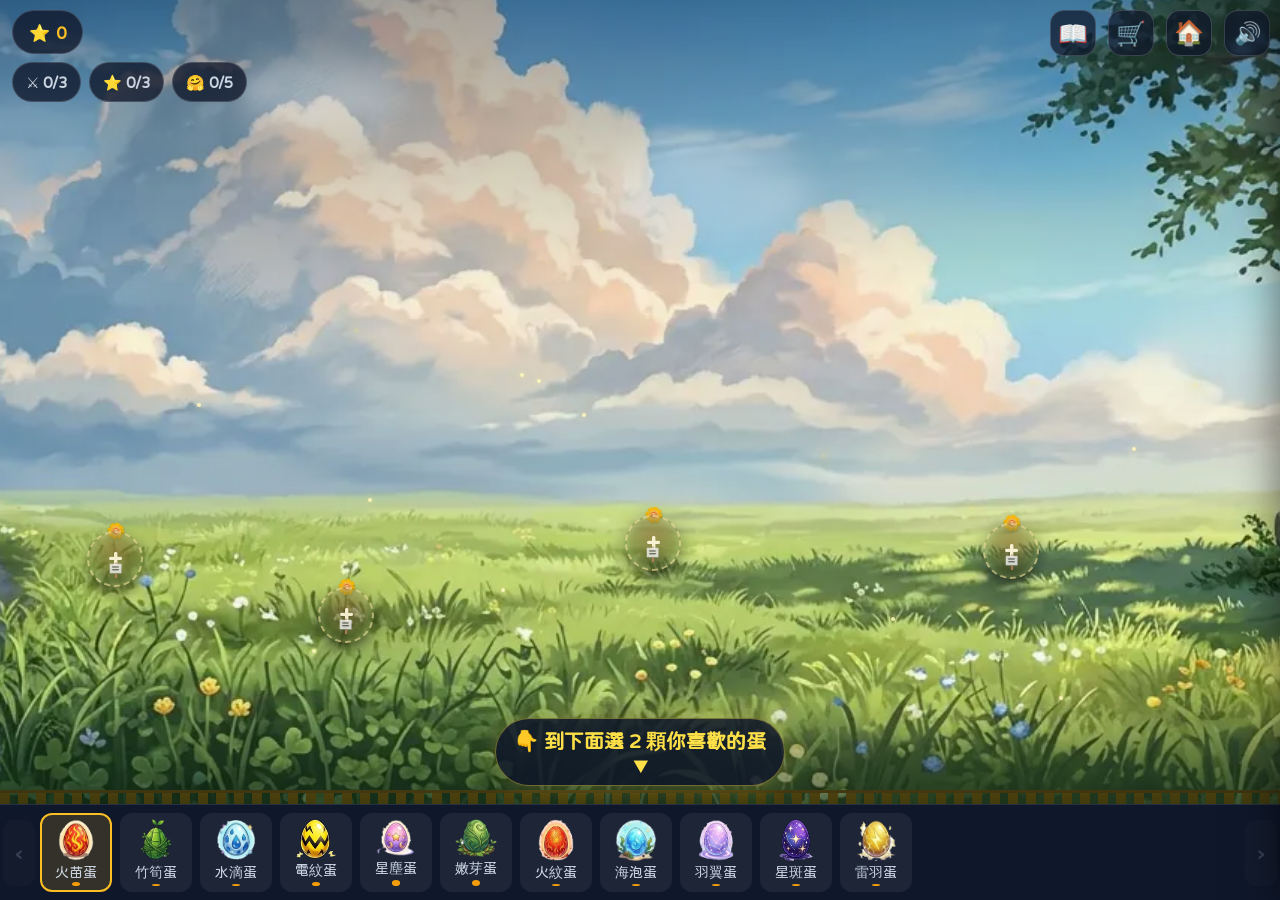
<file: community.html>
<!DOCTYPE html>
<html lang="zh-Hant">
<head>
<meta charset="utf-8">
<meta name="viewport" content="width=device-width,initial-scale=1,viewport-fit=cover">
<title>🐲 寵物社區</title>
<link rel="icon" href="data:image/svg+xml,%3Csvg xmlns=%22http://www.w3.org/2000/svg%22 viewBox=%220 0 100 100%22%3E%3Ctext y=%22.92em%22 font-size=%2292%22%3E%F0%9F%90%B2%3C/text%3E%3C/svg%3E">
<script>
/* 出錯不要只給一片空白：把錯誤顯示在畫面上（家長截圖就能回報）。不自動清資料。 */
(function () {
  function bar(msg) {
    try {
      var d = document.getElementById('__errBar');
      if (!d) {
        d = document.createElement('div');
        d.id = '__errBar';
        d.style.cssText = 'position:fixed;left:0;right:0;top:0;z-index:99999;background:#7f1d1d;color:#fff;' +
          'font:13px/1.6 system-ui;padding:10px 14px;white-space:pre-wrap;box-shadow:0 4px 18px rgba(0,0,0,.45)';
        (document.body || document.documentElement).appendChild(d);
      }
      d.textContent = '⚠ 這一頁出錯了，請把這一行截圖給家長／工程師：\n' + msg;
    } catch (e) {}
  }
  window.addEventListener('error', function (e) {
    bar((e.message || '未知錯誤') + ' @ 行' + (e.lineno || '?') + ':' + (e.colno || '?'));
  });
  window.addEventListener('unhandledrejection', function (e) {
    var r = e && e.reason;
    bar('async: ' + ((r && r.message) || String(r || '未知')));
  });
})();
</script>
<style>
  *{box-sizing:border-box;margin:0;padding:0;-webkit-tap-highlight-color:transparent}
  html,body{height:100%;font-family:"Microsoft JhengHei","Segoe UI",sans-serif;overflow:hidden;background:#0f172a}
  #app{display:flex;height:100vh;height:100dvh}

  /* ── 左半 ── */
  #farmPane{position:relative;width:100%;height:100%;display:flex;flex-direction:column}
  #farmArea{flex:1;position:relative;overflow:hidden;
    background:
      linear-gradient(180deg, rgba(12,24,44,.34) 0%, rgba(12,24,44,.12) 24%, rgba(12,24,44,0) 36%),
      url('images/bg_farm.webp') center bottom / auto 143% no-repeat,
      linear-gradient(180deg,#6cc3f0 0%,#9ad9f7 24%,#d9f1ff 40%,#a8d977 41%,#78c04a 63%,#4a9431 100%)}
  /* 四周壓暗一點：視線自然集中在中間的寵物，畫面也不再那麼「空」 */
  #farmArea::before{content:'';position:absolute;inset:0;pointer-events:none;z-index:1;
    background:radial-gradient(ellipse 118% 92% at 50% 44%, rgba(0,0,0,0) 52%, rgba(8,18,30,.26) 100%)}
  /* 前景草坡：底部一條模糊深綠，製造前後層次 */
  #farmArea::after{content:'';position:absolute;left:0;right:0;bottom:0;height:13%;pointer-events:none;z-index:5;
    background:linear-gradient(0deg, rgba(14,38,16,.62) 0%, rgba(16,44,18,.28) 55%, rgba(20,50,20,0) 100%)}
  /* 時段色調：早／黃昏／夜，蓋一層漸層＋淡淡光暈，讓同一張桌布一天有三種表情 */
  #skyTint{position:absolute;inset:0;pointer-events:none;z-index:0;mix-blend-mode:multiply;
    transition:opacity 1.6s ease;opacity:0}
  #skyGlow{position:absolute;inset:0;pointer-events:none;z-index:0;mix-blend-mode:screen;
    transition:opacity 1.6s ease;opacity:0}
  .cloud{position:absolute;background:#fff;border-radius:50%;opacity:.9}
  .tree{position:absolute;font-size:clamp(36px,7vmin,60px);filter:drop-shadow(0 4px 2px rgba(0,0,0,.15));pointer-events:none}
  .pond{position:absolute;border-radius:50%;background:radial-gradient(#7dd3fc,#38bdf8);opacity:.8;pointer-events:none}
  .fence{position:absolute;left:0;right:0;bottom:0;height:14px;
    background:repeating-linear-gradient(90deg,#a16207 0 10px,transparent 10px 18px);
    border-top:3px solid #854d0e;pointer-events:none}
  .flower{position:absolute;font-size:clamp(14px,2.6vmin,20px);pointer-events:none;opacity:.9}
  #fxLayer{position:absolute;inset:0;pointer-events:none;z-index:0;overflow:hidden}
  .firefly{position:absolute;width:7px;height:7px;border-radius:50%;
    background:radial-gradient(circle,#fef9c3 0%,#fde047 45%,transparent 72%);
    box-shadow:0 0 12px 4px rgba(253,224,71,.5);animation:firefly 6s ease-in-out infinite;opacity:.2}
  @keyframes firefly{0%,100%{opacity:.12;transform:translate(0,0)}50%{opacity:.85;transform:translate(8px,-14px)}}
  .pet{position:absolute;width:clamp(96px,18vmin,160px);height:clamp(96px,18vmin,160px);
    cursor:pointer;transition:filter .2s;will-change:transform,left,top;transform-origin:center bottom}
  .pet::before{content:'';position:absolute;left:50%;bottom:-3px;transform:translateX(-50%);
    width:64%;height:12px;border-radius:50%;background:rgba(0,0,0,.25);filter:blur(3px);z-index:0}
  /* 精靈圖包一層：翻轉只翻「圖」，頭上的氣泡／進化 chip 文字才不會跟著變鏡像 */
  .pet .sprite{position:absolute;inset:0;transform-origin:50% 100%;transition:transform .18s}
  .pet img{width:100%;height:100%;object-fit:contain;display:block;pointer-events:none;
    position:relative;z-index:1;animation:petBreathe 2.8s ease-in-out infinite;
    transform-origin:50% 100%;
    filter:drop-shadow(0 4px 4px rgba(0,0,0,.18))}
  @keyframes petBreathe{0%,100%{transform:translateY(0) scaleY(1)}50%{transform:translateY(-2px) scaleY(1.022)}}
  @keyframes petHop{0%{transform:translateY(0) scaleY(1)}14%{transform:translateY(-16px) scaleY(1.06)}
    30%{transform:translateY(0) scaleY(.92)}44%{transform:translateY(-7px) scaleY(1.03)}
    60%{transform:translateY(0) scaleY(.97)}100%{transform:translateY(0) scaleY(1)}}
  .pet img.hop{animation:petHop .85s cubic-bezier(.25,1.5,.5,1)}
  .pet.excited{filter:drop-shadow(0 0 10px #fff6a0) brightness(1.08);animation:pulse .9s infinite}
  @keyframes pulse{0%,100%{transform:scale(1)}50%{transform:scale(1.08)}}
  /* 眨眼：偶爾快速眨一下，看起來是活的（暫時蓋掉呼吸動畫 0.17s 後恢復） */
  .pet img.blink{animation:petBlink .34s ease-in-out}
  @keyframes petBlink{0%,45%,100%{transform:scaleY(1)}20%,65%{transform:scaleY(.82)}}
  /* 蛋：還沒孵出來，會輕輕左右搖晃（像要破殼一樣） */
  .pet.egg img{animation:eggWobble 2.6s ease-in-out infinite}
  @keyframes eggWobble{0%,100%{transform:rotate(-2.5deg)}50%{transform:rotate(2.5deg)}}
  /* 進化倒數：常駐在寵物頭上的小進度 chip（差幾顆星就進化，製造「差一點」的懸念） */
  .pet .evolchip{position:absolute;left:50%;top:-22px;transform:translateX(-50%);z-index:8;
    font-size:11px;font-weight:900;color:#7c2d12;background:linear-gradient(180deg,#fef3c7,#fde68a);
    padding:2px 8px;border-radius:999px;border:1px solid rgba(146,64,14,.4);white-space:nowrap;
    box-shadow:0 3px 8px rgba(0,0,0,.22);pointer-events:none}
  .pet .evolchip.ready{background:linear-gradient(180deg,#fde047,#f59e0b);color:#3b1d03;
    animation:evolPulse 1s ease-in-out infinite}
  @keyframes evolPulse{0%,100%{transform:translateX(-50%) scale(1)}50%{transform:translateX(-50%) scale(1.12)}}
  .pet .bubble{position:absolute;top:-6px;left:50%;transform:translate(-50%,-100%) scale(.86);
    font-size:15px;line-height:1.45;font-weight:800;color:#1e293b;background:#fff;
    padding:7px 12px;border-radius:14px;max-width:200px;width:max-content;text-align:center;
    box-shadow:0 10px 24px rgba(0,0,0,.4);pointer-events:none;opacity:0;z-index:7;
    transition:opacity .2s, transform .2s;white-space:normal}
  .pet.show-bubble .bubble{opacity:1;transform:translate(-50%,-100%) scale(1)}
  .pet .bubble::after{content:'';position:absolute;left:50%;bottom:-5px;margin-left:-5px;
    width:11px;height:11px;background:#fff;transform:rotate(45deg);border-radius:2px}
  .pet .bubble.emoji{font-size:22px;padding:4px 10px}
  .pet.sad img{filter:grayscale(.8) brightness(.75)}
  #farmHint{position:absolute;left:50%;bottom:22px;transform:translateX(-50%);
    background:rgba(15,23,42,.66);color:#fff;font-size:clamp(15px,2.4vmin,18px);font-weight:800;
    padding:7px 16px;border-radius:999px;pointer-events:none;white-space:nowrap;max-width:92%;overflow:hidden;text-overflow:ellipsis;
    transition:opacity .4s}

  /* 左半底部：寵物條（橫向捲動 + 分頁箭頭，100 隻也不會爆） */
  #petBarWrap{position:relative;height:96px;flex:none;display:flex;align-items:center;
    background:#0f172a;border-top:1px solid rgba(255,255,255,.1)}
  #petBar{flex:1;min-width:0;height:100%;display:flex;gap:8px;padding:8px 2px;
    overflow-x:auto;scroll-behavior:smooth;scroll-snap-type:x proximity;
    scrollbar-width:none;-ms-overflow-style:none}
  #petBar::-webkit-scrollbar{display:none}
  .pbarNav{flex:none;width:32px;height:66px;margin:0 3px;border:0;border-radius:10px;
    background:rgba(255,255,255,.08);color:#cbd5e1;font-size:22px;font-weight:900;line-height:1;
    cursor:pointer;transition:background .15s,opacity .15s}
  .pbarNav:hover:not(:disabled){background:rgba(255,255,255,.16);color:#fff}
  .pbarNav:disabled{opacity:.22;cursor:default}
  .chip{width:70px;flex:none;scroll-snap-align:center;border-radius:12px;border:2px solid transparent;background:rgba(255,255,255,.06);
    padding:4px;display:flex;flex-direction:column;align-items:center;gap:2px;cursor:pointer}
  .chip img{width:42px;height:42px;object-fit:contain}
  .chip .nm{font-size:13px;color:#cbd5e1;white-space:nowrap}
  .chip.sel{border-color:#fbbf24;background:rgba(251,191,36,.15)}
  .chip .dot{width:8px;height:8px;border-radius:50%;background:#22c55e}
  .chip .dot.egg{background:#f59e0b}
  .chip .dot.sad{background:#ef4444}

  /* ── 右半：遊戲區 ── */
  #gamePane{position:absolute;right:0;top:0;height:100%;width:min(640px,56vw);z-index:9000;padding:12px;
    display:flex;flex-direction:column;gap:10px;
    transform:translateX(102%);transition:transform .3s cubic-bezier(.2,.7,.3,1);
    box-shadow:-16px 0 40px rgba(0,0,0,.5);
    background:
      linear-gradient(180deg, rgba(9,16,30,.18) 0%, rgba(9,16,30,.44) 46%, rgba(9,16,30,.74) 100%),
      url('images/bg_playground.webp') center 32% / cover no-repeat,
      linear-gradient(#1e293b,#0f172a)}
  #gamePane.open{transform:none}
  #gamePane:not(.open){pointer-events:none}
  #bookBtn{position:absolute;top:10px;right:184px;z-index:31;display:flex;align-items:center;
    justify-content:center;width:46px;height:46px;border-radius:14px;font-size:24px;
    background:rgba(15,23,42,.72);border:1px solid rgba(255,255,255,.16);cursor:pointer;
    transition:background .2s,transform .12s}
  #bookBtn:hover{background:rgba(30,41,59,.95);transform:translateY(-1px)}
  #bookBtn:active{transform:scale(.94)}
  #bookClose{position:absolute;top:10px;right:10px;z-index:2;width:32px;height:32px;border-radius:10px;
    border:1px solid rgba(255,255,255,.18);background:rgba(15,23,42,.8);color:#e2e8f0;
    font-size:15px;font-weight:900;cursor:pointer;font-family:inherit}
  .ghead{display:flex;align-items:center;gap:8px;flex-wrap:wrap}
  .gtitle{color:#fbbf24;font-weight:900;font-size:20px;text-shadow:0 2px 6px rgba(0,0,0,.55)}
  .gsub{color:#94a3b8;font-size:14px;margin-left:auto;margin-right:40px}
  .pgrid{flex:1;display:grid;gap:8px;align-content:center}
  .card{position:relative;border-radius:12px;background:#334155;cursor:pointer;
    display:flex;align-items:center;justify-content:center;aspect-ratio:1;min-height:44px;
    user-select:none;transition:transform .15s,background .2s}
  .card:active{transform:scale(.96)}
  .card .back{font-size:clamp(20px,5vmin,32px);color:#94a3b8;font-weight:900}
  .card .face{display:none;font-size:clamp(22px,5.5vmin,38px)}
  .card.flipped{background:#f8fafc}
  .card.flipped .back{display:none}
  .card.flipped .face{display:block}
  .card.matched{background:#166534;opacity:.55;cursor:default}
  .card.matched .back{display:none}
  .card.matched .face{display:block;filter:grayscale(.2)}
  .gmsg{text-align:center;color:#fde68a;font-weight:900;font-size:24px;min-height:32px;padding:5px 16px;
    border-radius:999px;background:rgba(15,23,42,.55);align-self:center;max-width:94%;
    box-shadow:0 2px 10px rgba(0,0,0,.35);text-shadow:0 1px 3px rgba(0,0,0,.5)}
  .gmsg.win{color:#4ade80}
  .pill{background:rgba(255,255,255,.08);border:1px solid rgba(255,255,255,.12);
    border-radius:999px;padding:6px 12px;color:#fff;font-weight:800;font-size:16px}
  #btnRestart{background:#334155;color:#e2e8f0;border:none;border-radius:999px;
    padding:9px 18px;font-weight:800;font-size:13px;cursor:pointer;font-family:inherit}

  /* ── 面板 ── */

  /* ══════════ 社區設施（用星星建造／升級） ══════════ */
  #facLayer{position:absolute;inset:0;pointer-events:none}
  .fac{position:absolute;transform:translate(-50%,-100%);pointer-events:auto;cursor:pointer;
    display:flex;flex-direction:column;align-items:center;line-height:1;
    transition:transform .18s}
  .fac:hover{transform:translate(-50%,-100%) scale(1.08)}
  .fac .fico{font-size:60px;filter:drop-shadow(0 6px 10px rgba(0,0,0,.45))}
  .fac .flv{position:absolute;right:-6px;top:-2px;font-size:10px;font-weight:900;color:#0f172a;
    background:linear-gradient(180deg,#fde68a,#fbbf24);border-radius:999px;padding:1px 6px;
    border:1px solid rgba(120,53,15,.5)}
  .fac.empty .fico{font-size:26px;color:rgba(255,248,220,.92);font-weight:900;
    width:56px;height:56px;border-radius:50%;display:flex;align-items:center;justify-content:center;
    border:2px dashed rgba(255,236,170,.55);
    background:radial-gradient(circle at 50% 36%,rgba(150,113,55,.5),rgba(104,130,54,.36) 68%,rgba(56,88,30,.18));
    box-shadow:0 7px 16px rgba(0,0,0,.22),inset 0 1px 6px rgba(255,255,214,.22)}
  /* 空地：一朵小花＋小木牌，讓「還沒蓋」也好看、也暗示「點它就能建」 */
  .fac.empty::before{content:'🌼';position:absolute;left:52%;top:-8px;font-size:15px;
    filter:drop-shadow(0 1px 1px rgba(0,0,0,.2));transform:translateX(-50%) rotate(-8deg);pointer-events:none}
  .fac.empty .fico::after{content:'🪧';position:absolute;left:50%;top:58%;font-size:14px;transform:translateX(-50%);
    opacity:.85;pointer-events:none}
  .fac.pop{animation:facPop .5s ease-out}
  @keyframes facPop{0%{transform:translate(-50%,-100%) scale(1)}40%{transform:translate(-50%,-100%) scale(1.28)}100%{transform:translate(-50%,-100%) scale(1)}}

  /* 寵物面板：固定在右上（不壓住農場上的寵物），小尺寸＋兩欄按鈕 */
  #panel{position:absolute;left:auto;right:14px;top:70px;width:min(300px,90vw);
    background:linear-gradient(160deg, rgba(30,41,59,.97), rgba(15,23,42,.99));
    backdrop-filter:blur(10px);border:1px solid rgba(255,255,255,.15);
    border-radius:14px;padding:12px 13px 13px;z-index:9700;color:#e2e8f0;
    box-shadow:0 14px 36px rgba(0,0,0,.55);display:none}
  #panel.show{display:block}
  #pClose{position:absolute;top:6px;right:7px;width:26px;height:26px;padding:0;margin:0;
    border-radius:50%;background:rgba(148,163,184,.2);color:#cbd5e1;font-size:13px;line-height:1;
    box-shadow:none;font-weight:700}
  #panel .name{font-size:18px;font-weight:900;color:#fbbf24;padding-right:28px}
  #panel .form{font-size:12.5px;color:#94a3b8;margin-top:2px}
  #panel .mood{font-size:13.5px;margin-top:6px;min-height:16px;color:#e2e8f0}
  #panel .avatar{display:none}
  #panelBtns{display:flex;flex-wrap:wrap;gap:6px;margin-top:9px}
  #panelBtns button{flex:1 1 calc(50% - 4px);min-width:0;width:auto;border:none;border-radius:9px;
    padding:9px 4px;font-weight:900;font-size:13px;cursor:pointer;margin:0;font-family:inherit;
    box-shadow:0 3px 0 rgba(0,0,0,.38), inset 0 1px 0 rgba(255,255,255,.28);
    transition:transform .08s, box-shadow .08s;line-height:1.2}
  #panelBtns button.hidden{display:none}
  /* 進化鍵是最重要的事 → 自己佔一整排，字不會被擠成兩行 */
  #panelBtns #btnFeed.evolve{flex:1 1 100%;font-size:14px}
  #panelBtns button:active{transform:translateY(2px);box-shadow:0 1px 0 rgba(0,0,0,.38), inset 0 1px 0 rgba(255,255,255,.18)}
  #panel .pbar{height:9px;background:#334155;border-radius:999px;margin-top:9px;overflow:hidden;
    border:1px solid rgba(255,255,255,.25)}
  #panel .pbar-fill{height:100%;width:0%;background:linear-gradient(90deg,#fbbf24,#f59e0b);
    border-radius:999px;transition:width .35s cubic-bezier(.4,0,.2,1)}
  #panel .ptxt{font-size:12px;font-weight:800;color:#fbbf24;margin-top:3px;text-align:center;min-height:15px}
  /* 直向／窄螢幕：改成貼在寵物欄上方的橫向小卡，也不壓住寵物 */
  @media (max-width:760px), (orientation:portrait){
    #panel{left:8px;right:8px;top:auto;bottom:8px;width:auto;padding:10px 12px 12px}
    #panel .name{font-size:16px}
    #panelBtns button{flex:1 1 calc(50% - 4px);padding:8px 4px;font-size:12.5px}
  }
  #btnFeed{background:linear-gradient(#f59e0b,#d97706);color:#1e1b4b}
  #btnQuiz{background:linear-gradient(#f43f5e,#e11d48);color:#fff}
  #btnGame{background:linear-gradient(#a78bfa,#7c3aed);color:#fff}
  #btnGame:disabled{background:#334155;color:#64748b;cursor:not-allowed}
  #btnFeed:disabled{background:#334155;color:#64748b;cursor:not-allowed}
  /* 星星夠了 → 餵食鍵變成進化鍵（金色脈動） */
  #btnFeed.evolve{background:linear-gradient(180deg,#fde047,#f59e0b 55%,#dc2626);color:#3b0764;
    box-shadow:0 0 0 2px rgba(253,224,71,.85),0 8px 24px rgba(245,158,11,.6);
    animation:evolvePulse 1.25s ease-in-out infinite}
  #btnFeed.evolve:disabled{background:#334155;animation:none;box-shadow:none;color:#64748b}
  @keyframes evolvePulse{
    0%,100%{transform:scale(1);box-shadow:0 0 0 2px rgba(253,224,71,.85),0 8px 24px rgba(245,158,11,.55)}
    50%{transform:scale(1.045);box-shadow:0 0 0 4px rgba(253,224,71,.55),0 10px 30px rgba(220,38,38,.55)}
  }
  #btnPlay{background:linear-gradient(#38bdf8,#0284c7);color:#052e16}
  #btnComfort{background:linear-gradient(#f472b6,#db2777);color:#fff}
  #btnToggle{background:linear-gradient(#22c55e,#16a34a);color:#052e16}
  #btnToggle:disabled{background:#334155;color:#64748b;cursor:not-allowed}
  #btnClose{background:#334155;color:#cbd5e1}
  .hidden{display:none!important}

  @media (max-aspect-ratio: 3/4){
    #app{flex-direction:column}
    #farmPane{width:100%;height:52%}
    #gamePane{width:100%;height:48%}
  }

  /* ── 反饋動畫 ── */
  .card{perspective:600px;background:transparent;animation:cardIn .32s cubic-bezier(.34,1.56,.64,1) both}
  @keyframes cardIn{from{transform:scale(0) rotate(-10deg);opacity:0}to{transform:scale(1) rotate(0);opacity:1}}
  .card .inner{position:absolute;inset:0;transform-style:preserve-3d;
    transition:transform .33s cubic-bezier(.4,0,.2,1);border-radius:12px}
  .card.flipped .inner{transform:rotateY(180deg)}
  .card .back,.card .face{position:absolute;inset:0;display:flex;align-items:center;
    justify-content:center;backface-visibility:hidden;border-radius:12px}
  .card .back{background:#334155;font-size:clamp(20px,5vmin,32px);color:#94a3b8;font-weight:900}
  .card .face{background:#f8fafc;transform:rotateY(180deg);font-size:clamp(22px,5.5vmin,38px)}
  .card.flipped .back,.card.flipped .face,.card.matched .back,.card.matched .face{display:flex}
  .card.matched .inner{transform:rotateY(180deg) scale(.9)}
  .card.matched .face{background:#166534;color:#fff;box-shadow:inset 0 0 0 3px #4ade80}
  .card.matched{opacity:.65;cursor:default}
  .card.wrong .inner{animation:shakeIt .5s}
  @keyframes shakeIt{0%,100%{transform:rotateY(180deg) scale(1)}15%{transform:rotateY(180deg) scale(1.07)}
    30%{transform:rotateY(180deg) scale(.93)}45%{transform:rotateY(180deg) scale(1.05)}60%{transform:rotateY(180deg) scale(.96)}}
  .card:active{transform:scale(.95)}
  #panel.show{animation:panelPop .26s cubic-bezier(.34,1.56,.64,1)}
  @keyframes panelPop{from{transform:scale(.86)}to{transform:scale(1)}}
  .pet.tap{animation:petBounce .34s}
  @keyframes petBounce{0%,100%{transform:translateY(0) scale(1)}35%{transform:translateY(-12px) scale(1.14)}
    65%{transform:translateY(0) scale(.97)}}
  .pet.guide::after{content:'';position:absolute;inset:-10px;border-radius:50%;
    border:3px solid #fbbf24;animation:guidePulse 1.1s infinite;pointer-events:none}
  @keyframes guidePulse{0%,100%{opacity:.2;transform:scale(1)}50%{opacity:.95;transform:scale(1.12)}}
  /* 新手路線：要點的按鈕（挑戰/商店）會呼吸放大，提示孩子按這裡 */
  .btnPulse{animation:btnPulse 1.3s ease-in-out infinite}
  @keyframes btnPulse{0%,100%{transform:scale(1)}50%{transform:scale(1.16)}}
  .spark{position:absolute;pointer-events:none;font-size:16px;z-index:80;
    animation:sparkFly .8s ease-out forwards}
  .food{position:absolute;pointer-events:none;font-size:26px;z-index:90;
    transform:translate(-50%,-50%);filter:drop-shadow(0 3px 5px rgba(0,0,0,.4))}
  .levelBeam{position:absolute;width:76px;height:190px;z-index:50;pointer-events:none;
    transform:translate(-50%,100%);
    background:linear-gradient(to top, rgba(253,230,138,0), rgba(253,230,138,.85) 42%, rgba(255,255,255,0));
    border-radius:50% 50% 0 0;filter:blur(2px)}
  .winStamp{position:absolute;left:50%;top:50%;font-size:64px;font-weight:900;z-index:82;
    color:#fde68a;text-shadow:0 0 22px rgba(253,230,138,.9), 0 6px 14px rgba(0,0,0,.6);
    letter-spacing:4px;pointer-events:none;transform:translate(-50%,-50%)}
  @keyframes sparkFly{0%{opacity:1;transform:translate(0,0) scale(1)}
    100%{opacity:0;transform:translate(var(--dx),var(--dy)) scale(.35)}}
  .confetti{position:absolute;top:-8%;font-size:22px;z-index:70;pointer-events:none;
    animation:fallDown 1.5s ease-in forwards}
  @keyframes fallDown{to{transform:translateY(120vh) rotate(540deg);opacity:0}}
  .card.burst{animation:cardBurst .5s ease-out}
  @keyframes cardBurst{0%{transform:scale(1)}35%{transform:scale(1.18);filter:brightness(1.7)}
    100%{transform:scale(.92);filter:brightness(1)}}
  .fruitPop{position:absolute;font-size:44px;z-index:76;pointer-events:none;
    transform:translate(-50%,-50%);filter:drop-shadow(0 4px 8px rgba(0,0,0,.45))}
  .goldRing{position:absolute;width:40px;height:40px;border-radius:50%;z-index:75;pointer-events:none;
    border:3px solid #fde68a;box-shadow:0 0 18px 4px rgba(253,230,138,.8);
    transform:translate(-50%,-50%)}
  /* ── 遊戲層（蓋住手冊，玩完再收）── */
  #playLayer{position:absolute;inset:0;z-index:40;display:flex;flex-direction:column;gap:8px;
    padding:12px;background:linear-gradient(170deg,rgba(13,22,42,.975),rgba(8,14,28,.995));
    animation:playIn .3s cubic-bezier(.2,.8,.3,1)}
  @keyframes playIn{from{transform:scale(.96);opacity:0}to{transform:none;opacity:1}}
  #playLayer .ghead{padding:0 2px}
  #playLayer .gsub{margin-left:10px}
  #playClose{margin-left:auto;appearance:none;border:1px solid rgba(255,255,255,.2);
    background:rgba(255,255,255,.08);color:#e2e8f0;border-radius:999px;width:34px;height:34px;
    font-size:15px;font-weight:900;cursor:pointer;font-family:inherit;line-height:1}
  #playClose:active{transform:scale(.94)}
  #pgrid{flex:0 1 auto;display:grid;grid-template-columns:repeat(4,1fr);gap:8px;
    min-height:0;width:100%;max-width:680px;margin:auto auto 0;padding:4px 0;overflow:auto}
  #pgrid .card{width:100%;height:auto;aspect-ratio:1/1;align-self:center}
  #gmsg{text-align:center;font-size:15px;font-weight:900;color:#94a3b8;min-height:24px;
    padding:12px 0 6px;margin-bottom:auto}
  #gmsg.win{color:#fde68a;font-size:20px;text-shadow:0 0 16px rgba(253,230,138,.8)}
  #gamePane.slide-in{animation:gameSlide .45s cubic-bezier(.2,.8,.3,1)}
  @keyframes gameSlide{from{transform:translateX(34px);opacity:.35}to{transform:none;opacity:1}}
  /* 農場星星 */
  #farmStars{position:absolute;top:10px;left:10px;display:flex;align-items:center;gap:6px;
    background:rgba(15,23,42,.78);border:1px solid rgba(255,255,255,.15);border-radius:999px;
    padding:5px 12px;font-size:14px;font-weight:900;color:#fbbf24;z-index:8}

  /* ══════════ 頂部資訊列（星星／名字／金幣／模式／每日任務） ══════════ */

  /* ── 畫面過渡：進頁淡入、跳頁前淡出（不要一刀切） ── */
  html{background:#0b1220}
  body{animation:pageIn .32s ease both}
  @keyframes pageIn{from{opacity:0}to{opacity:1}}
  body.pageOut{animation:pageOut .22s ease forwards}
  @keyframes pageOut{from{opacity:1}to{opacity:0}}

  #hudTop{position:absolute;top:10px;left:12px;z-index:33;display:flex;flex-direction:column;
    gap:8px;max-width:calc(100% - 250px);pointer-events:none}
  #hudTop .hudRow{display:flex;flex-wrap:wrap;align-items:center;gap:8px}
  #hudTop > .hudRow > *{pointer-events:auto}
  #hudTop > .hudRow > *{pointer-events:auto}
  #hudTop #farmStars{font-size:17px;padding:8px 16px;min-height:44px;border-radius:999px;
    background:rgba(15,23,42,.78);border:1px solid rgba(255,255,255,.16);line-height:1}
  #hudTop #farmStars button{font-size:13px;padding:4px 10px}
  #hudTop .whoChip .whoBtn{font-size:16px;min-height:44px;padding:8px 16px 8px 12px;
    background:rgba(15,23,42,.78);border:1px solid rgba(255,255,255,.16)}
  #hudTop .walletChip .wCoin,#hudTop .walletChip .wClock{font-size:16px;min-height:44px;
    padding:8px 15px;background:rgba(15,23,42,.78);border:1px solid rgba(255,255,255,.16)}
  #hudTop .walletChip .wCoin b{font-size:17px}
  #hudTop .dailyChip{position:static;display:flex;gap:8px;pointer-events:none}
  #hudTop .dailyChip .dt{font-size:15px;min-height:40px;padding:7px 13px;
    background:rgba(15,23,42,.78);border:1px solid rgba(255,255,255,.16);border-radius:999px}
  @media (max-width:760px), (orientation:portrait){
    #hudTop{top:64px;left:10px;max-width:calc(100% - 20px)}
  }
  #homeBtn{position:absolute;top:10px;right:68px;z-index:31;display:flex;align-items:center;
    justify-content:center;width:46px;height:46px;border-radius:14px;text-decoration:none;
    background:rgba(15,23,42,.72);border:1px solid rgba(255,255,255,.18);font-size:24px;line-height:1;
    transition:transform .12s,background .12s}
  #homeBtn:hover{background:rgba(30,41,59,.95);transform:translateY(-1px)}
  #homeBtn:active{transform:scale(.94)}
  #farmStars button{border:none;border-radius:999px;background:#fbbf24;color:#0b1220;
    font-weight:900;font-size:12px;padding:3px 8px;cursor:pointer;font-family:inherit}

  /* 孩子的手冊 */
  #hbView{flex:1;position:relative;margin:8px;border-radius:14px;overflow:hidden;
    background:rgba(15,23,42,.6);border:1px solid rgba(255,255,255,.1);
    display:flex;align-items:center;justify-content:center;min-height:0}
  #hbMain{max-width:100%;max-height:100%;object-fit:contain;display:none}
  #hbEmpty{color:#94a3b8;font-size:14px;text-align:center;line-height:2;padding:20px}
  #hbThumbs{display:flex;gap:6px;overflow-x:auto;padding:0 8px 6px;flex:0 0 auto}
  #hbThumbs::-webkit-scrollbar{height:6px}
  #hbThumbs::-webkit-scrollbar-thumb{background:#475569;border-radius:999px}
  .hbThumb{width:56px;height:56px;border-radius:10px;object-fit:cover;cursor:pointer;
    border:2px solid transparent;flex:0 0 auto;opacity:.75;transition:opacity .15s,border-color .15s}
  .hbThumb:hover{opacity:1}
  .hbThumb.on{border-color:#fbbf24;opacity:1}
  #hbBar{display:flex;gap:8px;padding:0 8px 10px;flex:0 0 auto}
  .hbBtn{flex:1;border:none;border-radius:12px;padding:10px;font-size:14px;font-weight:900;
    cursor:pointer;font-family:inherit;text-align:center;
    background:linear-gradient(180deg,#34d399,#10b981);color:#052e16;
    box-shadow:0 4px 0 #047857, 0 8px 14px rgba(0,0,0,.3)}
  .hbBtn:active{transform:translateY(2px);box-shadow:0 2px 0 #047857}
  #hbClear{background:linear-gradient(180deg,#f87171,#ef4444);color:#fff;
    box-shadow:0 4px 0 #b91c1c, 0 8px 14px rgba(0,0,0,.3)}
  #hbCount{background:rgba(15,23,42,.72);color:#fbbf24;border:1px solid rgba(251,191,36,.35);
    border-radius:999px;padding:3px 12px;font-weight:900}

  /* ── 進化／孵化的儀式（全螢幕） ── */
  #ceremony{position:fixed;inset:0;z-index:9999;display:flex;align-items:center;justify-content:center;
    flex-direction:column;opacity:0;visibility:hidden;pointer-events:none;transition:opacity .32s}
  #ceremony.on{opacity:1;visibility:visible;pointer-events:auto}
  #ceremony .cgVeil{position:absolute;inset:0;
    background:radial-gradient(circle at 50% 42%,rgba(30,41,59,.55),rgba(2,6,23,.95) 70%);
    -webkit-backdrop-filter:blur(3px);backdrop-filter:blur(3px)}
  #ceremony .cgStage{position:relative;width:min(40vmin,260px);height:min(40vmin,260px);
    display:grid;place-items:center}
  #ceremony .cgImg{width:100%;height:100%;object-fit:contain;
    filter:drop-shadow(0 0 36px rgba(251,191,36,.9));transform:scale(.86)}
  #ceremony .cgCrack{position:absolute;left:50%;top:50%;transform:translate(-50%,-50%);
    font-size:clamp(40px,9vmin,72px);pointer-events:none;opacity:0}
  #ceremony .cgRing{position:absolute;inset:-10%;border:3px solid rgba(251,191,36,.55);
    border-radius:50%;opacity:0;transform:scale(.55)}
  #ceremony .cgRing.r2{inset:-24%;border-color:rgba(147,197,253,.35)}
  #ceremony .cgFlash{position:fixed;inset:0;background:#fff;opacity:0;pointer-events:none;z-index:2}
  #ceremony .cgTitle{position:relative;margin-top:58px;font-size:clamp(22px,3.6vmin,32px);
    font-weight:900;color:#fde047;text-shadow:0 4px 20px rgba(0,0,0,.85),0 0 28px rgba(251,191,36,.5);
    opacity:0;transform:translateY(12px);text-align:center}
  #ceremony .cgSub{position:relative;margin-top:12px;font-size:clamp(15px,2.2vmin,19px);
    font-weight:800;color:#e2e8f0;text-align:center;max-width:min(78vw,520px);line-height:1.5;
    opacity:0;transform:translateY(8px);
    background:rgba(15,23,42,.6);padding:8px 16px;border-radius:14px;
    border:1px solid rgba(255,255,255,.1)}
  #ceremony .cgHint{position:absolute;bottom:26px;left:0;right:0;text-align:center;
    font-size:12px;font-weight:700;color:#64748b;letter-spacing:.06em}

  /* ── 首次選蛋 ── */
  #pickGuide{position:absolute;left:50%;bottom:18px;transform:translateX(-50%);
    background:rgba(15,23,42,.82);color:#fde047;font-size:clamp(16px,2.6vmin,20px);font-weight:900;
    padding:9px 18px;border-radius:999px;pointer-events:none;white-space:nowrap;z-index:9;
    border:1px solid rgba(253,224,71,.4);box-shadow:0 0 22px rgba(253,224,71,.25);
    animation:pickBob 1.2s ease-in-out infinite}
  #pickGuide::after{content:'▼';display:block;text-align:center;font-size:15px;margin-top:2px;color:#fde047}
  @keyframes pickBob{0%,100%{transform:translateX(-50%) translateY(0)}50%{transform:translateX(-50%) translateY(-8px)}}
  #pickMask{position:fixed;inset:0;z-index:9998;display:flex;align-items:center;justify-content:center;
    background:rgba(2,6,23,.8);padding:16px}
  #pickMask.hidden{display:none}
  #pickPanel{width:min(380px,92vw);background:linear-gradient(160deg,#16213a,#0b1220);
    border:2px solid rgba(253,224,71,.35);border-radius:22px;padding:22px;text-align:center;
    box-shadow:0 0 50px rgba(253,224,71,.18)}
  #pickEggBox{width:150px;height:150px;margin:0 auto 6px;display:grid;place-items:center;
    background:radial-gradient(circle,rgba(253,224,71,.14),transparent 70%)}
  #pickEggBox img{width:120px;height:120px;object-fit:contain;filter:drop-shadow(0 0 22px rgba(253,224,71,.55));
    animation:pickEggBob 1.1s ease-in-out infinite}
  @keyframes pickEggBob{0%,100%{transform:translateY(0) scale(1)}50%{transform:translateY(-8px) scale(1.05)}}
  #pickPanel h3{margin:4px 0 2px;font-size:22px;color:#fde047}
  #pickPanel p{margin:0 0 16px;font-size:14px;color:#94a3b8}
  #pickBtns{display:flex;gap:10px;justify-content:center}
  #pickBtns button{appearance:none;font-family:inherit;cursor:pointer;border-radius:999px;
    padding:11px 20px;font-size:15px;font-weight:900}
  #pickNo{background:rgba(30,41,59,.95);color:#cbd5e1;border:1px solid rgba(255,255,255,.14)}
  #pickOk{background:linear-gradient(#f59e0b,#d97706);color:#1e1b4b;border:none;
    box-shadow:0 4px 0 #92400e}
  #pickOk:active{transform:translateY(2px);box-shadow:0 2px 0 #92400e}
  .chip.picked{border-color:#4ade80;background:rgba(74,222,128,.18)}
  .chip.picked .nm{color:#4ade80}

  /* ── 開場儀式（選完 2 顆蛋） ── */
  #opening{position:fixed;inset:0;z-index:9995;display:flex;flex-direction:column;
    align-items:center;justify-content:center;opacity:0;visibility:hidden;pointer-events:none;
    transition:opacity .35s}
  #opening.on{opacity:1;visibility:visible;pointer-events:auto}
  #opening .opVeil{position:absolute;inset:0;
    background:radial-gradient(circle at 50% 42%,rgba(30,41,59,.5),rgba(2,6,23,.96) 72%)}
  #opening .opFlash{position:absolute;inset:0;background:#fff;opacity:0;pointer-events:none}
  #opening.on .opFlash{animation:opFlash 1.3s ease-out}
  @keyframes opFlash{0%{opacity:.9}100%{opacity:0}}
  #opening .opStage{position:relative;display:flex;gap:clamp(18px,6vmin,64px);align-items:flex-end}
  #opening .opEgg{display:flex;flex-direction:column;align-items:center;gap:8px}
  #opening .opEgg img{width:clamp(120px,26vmin,220px);height:clamp(120px,26vmin,220px);object-fit:contain;
    filter:drop-shadow(0 0 40px rgba(253,224,71,.8));
    animation:opEggDrop .9s cubic-bezier(.2,.9,.3,1.4) both}
  #opening .opEgg:nth-child(2) img{animation-delay:.28s}
  @keyframes opEggDrop{0%{transform:translateY(-120px) scale(.5);opacity:0}
    60%{transform:translateY(6px) scale(1.08);opacity:1}
    100%{transform:translateY(0) scale(1)}}
  #opening .opEgg .opName{font-size:clamp(15px,2.4vmin,19px);font-weight:900;color:#fde047;
    background:rgba(15,23,42,.7);padding:5px 14px;border-radius:999px;border:1px solid rgba(253,224,71,.35)}
  #opening .opTitle{position:relative;margin-top:clamp(18px,4vmin,34px);font-size:clamp(24px,4.4vmin,38px);
    font-weight:900;color:#fde047;text-shadow:0 4px 22px rgba(0,0,0,.85),0 0 30px rgba(251,191,36,.5);
    opacity:0;animation:opTitle .5s .8s ease-out forwards}
  @keyframes opTitle{from{opacity:0;transform:translateY(16px) scale(.92)}to{opacity:1;transform:none}}
  #opening .opSub{position:relative;margin-top:10px;font-size:clamp(14px,2.2vmin,18px);font-weight:800;
    color:#e2e8f0;background:rgba(15,23,42,.6);padding:8px 16px;border-radius:14px;
    border:1px solid rgba(255,255,255,.1);opacity:0;animation:opTitle .5s 1.1s ease-out forwards}
  /* ── 收成回扣：從挑戰頁帶回星星／分鐘 ── */
  #harvest{position:fixed;inset:0;z-index:9997;display:flex;flex-direction:column;
    align-items:center;justify-content:center;opacity:0;visibility:hidden;pointer-events:none;
    transition:opacity .3s}
  #harvest.on{opacity:1;visibility:visible;pointer-events:auto}
  #harvest .hvVeil{position:absolute;inset:0;
    background:radial-gradient(circle at 50% 44%,rgba(30,41,59,.6),rgba(2,6,23,.94) 72%);
    -webkit-backdrop-filter:blur(2px);backdrop-filter:blur(2px)}
  #harvest .hvStage{position:relative;width:min(38vmin,244px);height:min(38vmin,244px);display:grid;place-items:center}
  #harvest .hvPet{position:absolute;inset:0;width:100%;height:100%;object-fit:contain;
    filter:drop-shadow(0 0 34px rgba(251,191,36,.85))}
  #harvest .hvGlow{position:absolute;inset:-16%;border-radius:50%;opacity:0;
    background:radial-gradient(circle,rgba(253,224,71,.4),transparent 68%)}
  #harvest .hvTitle{position:relative;margin-top:clamp(18px,3.2vmin,30px);font-size:clamp(24px,4.2vmin,38px);
    font-weight:900;color:#fde047;text-shadow:0 4px 22px rgba(0,0,0,.85),0 0 30px rgba(251,191,36,.5);
    opacity:0;text-align:center}
  #harvest .hvCount{position:relative;margin-top:6px;font-size:clamp(34px,7vmin,64px);font-weight:900;
    color:#fde047;-webkit-text-stroke:3px #7c2d12;paint-order:stroke fill;
    text-shadow:0 6px 26px rgba(0,0,0,.9);opacity:0}
  #harvest .hvCount.pop{animation:hvStarPop .38s ease-out}
  #harvest .hvSay{position:absolute;left:50%;top:clamp(18px,6vmin,64px);transform:translate(-50%,0) scale(.86);
    z-index:3;max-width:min(72vw,330px);text-align:center;font-size:clamp(14px,2.3vmin,20px);font-weight:900;
    color:#1e293b;background:#fff;padding:9px 16px;border-radius:16px;line-height:1.45;opacity:0;
    box-shadow:0 10px 26px rgba(0,0,0,.35)}
  #harvest .hvSay::after{content:'';position:absolute;left:50%;bottom:-8px;margin-left:-8px;
    border:8px solid transparent;border-top-color:#fff;border-bottom:0}
  #harvest .hvCount .hvStar{font-size:.72em;vertical-align:.06em;margin-right:.1em}
  #harvest .hvCount .hvNum{font-size:1.12em}
  @keyframes hvStarPop{0%{transform:scale(1)}45%{transform:scale(1.32)}100%{transform:scale(1)}}
  #harvest .hvSub{position:relative;margin-top:10px;font-size:clamp(15px,2.4vmin,20px);font-weight:900;
    color:#fff;background:rgba(15,23,42,.72);padding:9px 20px;border-radius:16px;
    border:1px solid rgba(253,224,71,.32);opacity:0;text-align:center;line-height:1.5;max-width:86vw}
  #harvest .hvHint{position:absolute;bottom:26px;left:0;right:0;text-align:center;
    font-size:12px;font-weight:700;color:#64748b;letter-spacing:.06em}
  .hvFly{position:fixed;font-size:26px;z-index:9998;pointer-events:none;
    filter:drop-shadow(0 3px 10px rgba(0,0,0,.65))}

  /* ── 星星商店 ── */
  #shopBtn{position:absolute;top:10px;right:126px;z-index:31;display:flex;align-items:center;
    justify-content:center;width:46px;height:46px;border-radius:14px;font-size:24px;
    background:rgba(15,23,42,.72);border:1px solid rgba(255,255,255,.16);
    text-decoration:none;cursor:pointer;transition:background .2s,transform .12s}
  #shopBtn:hover{background:rgba(30,41,59,.95);transform:translateY(-1px)}
  #shopBtn:active{transform:scale(.94)}
  #shop{position:fixed;inset:0;z-index:9800;display:flex;align-items:center;justify-content:center;
    background:rgba(6,10,20,.62);backdrop-filter:blur(6px);
    opacity:0;visibility:hidden;pointer-events:none;transition:opacity .22s}
  #shop.on{opacity:1;visibility:visible;pointer-events:auto}
  #shopPanel{width:min(880px,94vw);max-height:88vh;display:flex;flex-direction:column;
    background:linear-gradient(180deg,#1b2740,#0f1729);border:2px solid rgba(251,191,36,.45);
    border-radius:22px;box-shadow:0 26px 70px rgba(0,0,0,.6);overflow:hidden}
  #shopHead{display:flex;align-items:center;gap:12px;padding:14px 18px;
    background:linear-gradient(180deg,rgba(251,191,36,.16),rgba(251,191,36,0));border-bottom:1px solid rgba(255,255,255,.08)}
  #shopHead h2{font-size:22px;font-weight:900;color:#fbbf24;margin:0}
  #shopStars{margin-left:auto;display:flex;align-items:center;gap:6px;font-size:17px;font-weight:900;color:#fde047}
  #shopCoins{display:flex;align-items:center;gap:5px;font-size:15px;font-weight:900;color:#fbbf24}
  #shopClose{border:none;border-radius:10px;background:rgba(255,255,255,.1);color:#e2e8f0;
    font-size:14px;font-weight:800;padding:7px 13px;cursor:pointer}
  #shopTabs{display:flex;gap:8px;padding:10px 18px 0}
  #shopTabs button{flex:1;border:1px solid rgba(255,255,255,.14);background:rgba(255,255,255,.05);
    color:#cbd5e1;font-size:15px;font-weight:900;padding:9px 0;border-radius:12px;cursor:pointer}
  #shopTabs button.on{background:linear-gradient(180deg,#fbbf24,#f59e0b);color:#3b2405;border-color:#fcd34d}
  #shopBody{flex:1;overflow:auto;padding:14px 18px 18px}
  #shopGrid{display:grid;grid-template-columns:repeat(auto-fill,minmax(132px,1fr));gap:11px}
  .shopCard{position:relative;display:flex;flex-direction:column;align-items:center;gap:4px;
    padding:10px 8px 9px;border-radius:15px;background:rgba(255,255,255,.055);
    border:1px solid rgba(255,255,255,.1);transition:transform .14s,border-color .2s}
  .shopCard.own{background:rgba(34,197,94,.12);border-color:rgba(34,197,94,.45)}
  .shopCard.poor{opacity:.62}
  .shopCard:active{transform:scale(.97)}
  .shopCard img{width:76px;height:76px;object-fit:contain;pointer-events:none}
  .shopCard .ico{font-size:44px;line-height:1.1}
  .shopCard .nm{font-size:13px;font-weight:900;color:#e8eefc;text-align:center}
  .shopCard .sub{font-size:11px;font-weight:700;color:#93a4c0}
  .shopCard button{margin-top:3px;width:100%;border:none;border-radius:10px;padding:6px 0;
    font-size:13px;font-weight:900;cursor:pointer;
    background:linear-gradient(180deg,#fbbf24,#f59e0b);color:#3b2405}
  .shopCard button:disabled{background:rgba(255,255,255,.12);color:#94a3b8;cursor:default}
  .shopCard .lv{position:absolute;top:6px;right:8px;font-size:11px;font-weight:900;color:#0b1220;
    background:#7dd3fc;border-radius:999px;padding:1px 7px}
  #shopTip{font-size:12px;font-weight:700;color:#8fa1bd;text-align:center;margin:12px 0 0}


  .fac::after{content:'';position:absolute;left:50%;bottom:-2px;transform:translateX(-50%);
    width:88%;height:20px;border-radius:50%;pointer-events:none;z-index:-1;
    background:radial-gradient(ellipse at center,rgba(0,0,0,.58) 0%,rgba(0,0,0,.26) 44%,rgba(0,0,0,0) 78%);
    filter:blur(4px)}
  .fac img.fico{display:block;object-fit:contain;pointer-events:none;
    filter:drop-shadow(0 4px 6px rgba(0,0,0,.35))}
  .fac.lv1 img.fico{width:120px;height:120px}
  .fac.lv2 img.fico{width:172px;height:172px}
  .fac.lv3 img.fico{width:220px;height:220px}
  .shopCard img.fico{width:76px;height:76px;object-fit:contain;pointer-events:none;
    filter:drop-shadow(0 4px 6px rgba(0,0,0,.4))}
</style>
<link rel="stylesheet" href="fonts/theme.css">
</head>
<body>
<div id="app">
  <div id="farmPane">
    <div id="farmArea">
      <div id="fxLayer"></div>
  <div id="facLayer"></div>
      <div id="farmHint">👆 點寵物</div>
      <div id="pickGuide" class="hidden">👇 到下面選 2 顆你喜歡的蛋</div>
      <div id="farmStars">⭐ <span id="starCount">0</span></div>
      <a id="homeBtn" href="index.html" title="回登入頁">🏠</a>
      <button id="shopBtn" title="星星商店">🛒</button>
      <button id="bookBtn" title="孩子的手冊">📖</button>
    </div>
    <div id="petBarWrap">
      <button id="petPrev" class="pbarNav" aria-label="上一頁">‹</button>
      <div id="petBar"></div>
      <button id="petNext" class="pbarNav" aria-label="下一頁">›</button>
    </div>
  </div>
  <div id="gamePane">
    <button id="bookClose" title="收起來">✕</button>
    <div id="playLayer" class="hidden">
      <div class="ghead">
        <span class="gtitle" id="gameTitle">🎪 寵物遊樂場</span>
        <span class="gsub" id="gameSub"></span>
        <button id="playClose" title="收起來">✕</button>
      </div>
      <div id="pgrid"></div>
      <div id="gmsg"></div>
    </div>
    <div class="ghead">
      <span class="gtitle">📖 孩子的手冊</span>
      <span class="gsub" id="hbCount">0 張</span>
    </div>
    <div id="hbView">
      <img id="hbMain" alt="">
      <div id="hbEmpty">還沒有照片<br>按下面「📷 上傳照片」<br>放孩子的手冊／作品</div>
    </div>
    <div id="hbThumbs"></div>
    <div id="hbBar">
      <label class="hbBtn" for="hbFile">📷 上傳照片</label>
      <input id="hbFile" type="file" accept="image/*" multiple hidden>
      <button id="hbClear" class="hbBtn">🗑 清空</button>
    </div>
  </div>
</div>


<div id="panel">
  <button id="pClose" aria-label="關閉">✕</button>
  <div id="pName" class="name"></div>
  <div id="pForm" class="form"></div>
  <div id="pMood" class="mood"></div>
  <img id="pAvatar" class="avatar" alt="">
  <div class="pbar"><div class="pbar-fill" id="pBarFill"></div></div>
  <div id="pProgTxt" class="ptxt"></div>
  <div id="panelBtns">
    <button id="btnQuiz">⚔️ 挑戰!!</button>
    <button id="btnFeed">🍖 餵食（1⭐）</button>
    <button id="btnGame">🎮 和我玩</button>
    <button id="btnPlay" class="hidden">🎾 陪牠玩</button>
    <button id="btnComfort" class="hidden">🤗 安慰牠</button>
    <button id="btnToggle" class="hidden">🏡 放入農場</button>
  </div>
</div>

<!-- 星星商店 -->
<div id="shop">
  <div id="shopPanel">
    <div id="shopHead">
      <h2>🛒 商店</h2>
      <div id="shopStars">⭐ <span id="shopStarN">0</span></div>
      <div id="shopCoins">💰 <span id="shopCoinN">—</span></div>
      <button id="shopClose">關閉</button>
    </div>
    <div id="shopTabs">
      <button id="tabEgg" class="on">🥚 寵物蛋</button>
      <button id="tabFac">🏗 建設</button>
      <button id="tabTicket">⏱ 時間卷</button>
    </div>
    <div id="shopBody">
      <div id="shopGrid"></div>
      <div id="shopTip">星星答題就會有：答對 1 顆、打贏一隻 2 顆、玩完一輪再加。</div>
    </div>
  </div>
</div>

<!-- 首次選蛋：確認框 -->
<div id="pickMask" class="hidden">
  <div id="pickPanel">
    <div id="pickEggBox"><img id="pickEgg" alt=""></div>
    <h3 id="pickName"></h3>
    <p id="pickSub"></p>
    <div id="pickBtns">
      <button id="pickNo">再看看</button>
      <button id="pickOk">就是牠 ✓</button>
    </div>
  </div>
</div>

<!-- 首次選蛋：開場儀式（選完 2 顆蛋） -->
<div id="opening">
  <div class="opVeil"></div>
  <div class="opFlash"></div>
  <div class="opStage">
    <div class="opEgg"><img id="opEggA" alt=""><div class="opName" id="opNameA"></div></div>
    <div class="opEgg"><img id="opEggB" alt=""><div class="opName" id="opNameB"></div></div>
  </div>
  <div class="opTitle">🎉 你的蛋來了！</div>
  <div class="opSub">好好餵牠們，就會孵化哦</div>
</div>

<div id="harvest">
  <div class="hvVeil"></div>
  <div class="hvStage"><div class="hvGlow"></div><img class="hvPet" id="hvPet" alt=""></div>
  <div class="hvTitle" id="hvTitle">🎒 收成</div>
  <div class="hvSay" id="hvSay"></div>
  <div class="hvCount" id="hvCount">⭐ 0</div>
  <div class="hvSub" id="hvSub"></div>
  <div class="hvHint">點一下繼續</div>
</div>
<script src="petlang.js"></script>
<script src="snd.js"></script>
<script src="juice.js"></script>
<script src="motion.js"></script>
<script src="player.js"></script>
<script src="time.js"></script>
<script src="wallet.js"></script>
<script>
(function(){
  'use strict';
  var SPECIES = [
    {id:'fire_dragon',    name:'火龍',   glow:'#f97316', names:['火苗蛋','火苗龍','火尾龍','焰牙龍','熾天龍']},
    {id:'bamboo_panda',   name:'竹熊貓', glow:'#84cc16', names:['竹筍蛋','竹葉熊','竹棍熊','竹林熊','碧竹武聖']},
    {id:'water_whale',    name:'水鯨',   glow:'#38bdf8', names:['水滴蛋','泡泡鯨','浪花鯨','深海鯨','滄海鯨皇']},
    {id:'thunder_cat',    name:'雷獸',   glow:'#a855f7', names:['電紋蛋','電光鼠','雷尾狐','紫電豹','雷霆獸王']},
    {id:'star_unicorn',   name:'星空獸', glow:'#e879f9', names:['星塵蛋','星角獸','星翼獸','星輝龍','星河神獸']},
    {id:'forest_deer',    name:'森鹿',   glow:'#22c55e', names:['嫩芽蛋','嫩芽鹿','綠葉鹿','花冠鹿','森羅鹿王']},
    {id:'fire_lion',      name:'火獅',   glow:'#f59e0b', names:['火紋蛋','火苗獅','火鬃獅','烈焰獅','焚天獅皇']},
    {id:'sea_turtle',     name:'海龜',   glow:'#14b8a6', names:['海泡蛋','海泡龜','珊瑚龜','礁岩龜','滄海龜神']},
    {id:'pegasus',        name:'天馬',   glow:'#7dd3fc', names:['羽翼蛋','小翼馬','羽翼馬','天翔馬','聖光飛馬']},
    {id:'galaxy_panther', name:'星豹',   glow:'#818cf8', names:['星斑蛋','星斑貓','星尾貓','星紋豹','星河豹王']},
    {id:'thunder_bird',  name:'雷鳥',   glow:'#facc15', names:['雷羽蛋','雷羽雛','雷翼鳥','雷鳴鳥','九天雷鳥']}
  ];
  var STAGE_NAMES = ['蛋','幼獸','成獸','龍','金龍'];
  var FORMS = [
    {name:'蛋',   next:10,       pairs:0  },
    {name:'幼獸', next:30,       pairs:4  },
    {name:'成獸', next:70,       pairs:6  },
    {name:'龍',   next:120,      pairs:8  },
    {name:'金龍', next:Infinity, pairs:10 }
  ];
  var NAMES = ['阿蛋','豆豆','圓圓','啾啾','毛毛','布布','樂樂','米米','糖糖','小星','波波'];
  var FARM_MAX = 3;
  var HATCH_AT = 10;
  /* 越長越大：蛋 → 金龍，體型倍率（小孩最愛「我的變大了」） */
  var STAGE_GROW = [0.72, 0.84, 1.0, 1.18, 1.38];
  var WIN_STARS = 2;   /* 贏一局送幾顆星（兩頁共用同一個數字） */
  var FACE = ['🍎','🍊','🍋','🍇','🍓','🍒','🍑','🥝','🍌','🍉'];

  var farmPane = document.getElementById('farmPane');
  var farmArea = document.getElementById('farmArea');
  var petBarEl = document.getElementById('petBar');
  var petPrevEl = document.getElementById('petPrev');
  var petNextEl = document.getElementById('petNext');
  var pgrid = document.getElementById('pgrid');
  var gmsg = document.getElementById('gmsg');
  var gameTitle = document.getElementById('gameTitle');
  var gameSub = document.getElementById('gameSub');
  var panel = document.getElementById('panel');
  var starEl = document.getElementById('starCount');
  var pBarFill = document.getElementById('pBarFill');
  var pProgTxt = document.getElementById('pProgTxt');
  var pName = document.getElementById('pName');
  var pForm = document.getElementById('pForm');
  var pMood = document.getElementById('pMood');
  var pAvatar = document.getElementById('pAvatar');
  var btnFeed = document.getElementById('btnFeed');
  var btnPlay = document.getElementById('btnPlay');
  var btnComfort = document.getElementById('btnComfort');
  var btnToggle = document.getElementById('btnToggle');
  var btnGame = document.getElementById('btnGame');
  var btnQuiz = document.getElementById('btnQuiz');
  var playLayer = document.getElementById('playLayer');
  var playClose = document.getElementById('playClose');

  var stars = 0;
  var STARS_KEY = 'dsh_stars';
  try { stars = Math.max(0, parseInt(localStorage.getItem(STARS_KEY) || '0', 10) || 0); } catch(e){ stars = 0; }
  function saveStars(){ try { localStorage.setItem(STARS_KEY, String(stars)); } catch(e){} if (window.Player) window.Player.pushSoon(1500); }
  var active = null;       // 面板中的寵物
  var evolveMode = false;  // 星星夠餵滿 → 餵食鍵變進化鍵
  var sel = 0;             // 右半遊戲選中的寵物
  var pets = [];
  var fw = 0, fh = 0;

  /* ── 首次選蛋狀態 ── */
  var PICK_KEY = 'dsh_pick';
  var pick = null;
  try { pick = JSON.parse(localStorage.getItem(PICK_KEY) || 'null'); } catch(e){ pick = null; }
  if (!pick || !Array.isArray(pick) || pick.length !== 2) pick = null;
  var picking = !pick;      // true = 第一次進來，還沒選蛋
  var pickedSet = [];       // 選蛋中：已選的 species index
  var pickCur = -1;         // 選蛋中：正在確認的 species index
  var pickBusy = false;

  var GAP_MIN = 12000, GAP_MAX = 26000;
  var NEED_TIMEOUT = 25000;

  /* ── 音效（Web Audio 合成，零外部檔） ── */
  var AC = null;
  function ac(){
    if (!AC){
      var C = window.AudioContext || window.webkitAudioContext;
      if (!C) return null;
      AC = new C();
    }
    if (AC.state === 'suspended') AC.resume();
    return AC;
  }
  function beep(freq, dur, type, vol){
    if (window.SND && !window.SND.on()) return;
    var a = ac(); if (!a) return;
    try{
      var o = a.createOscillator(), g = a.createGain();
      o.type = type || 'sine';
      o.frequency.value = freq;
      g.gain.setValueAtTime(vol || 0.1, a.currentTime);
      g.gain.exponentialRampToValueAtTime(0.0008, a.currentTime + dur);
      o.connect(g); g.connect(a.destination);
      o.start(); o.stop(a.currentTime + dur);
    }catch(e){}
  }
  function sfxFlip(){ beep(540, .06, 'triangle', .07); }
  function sfxMatch(){ beep(880, .1, 'sine', .11); setTimeout(function(){ beep(1320, .16, 'sine', .09); }, 90); }
  function sfxWrong(){ beep(160, .16, 'sawtooth', .09); }
  function sfxWin(){ [523,659,784,1047].forEach(function(f,i){ setTimeout(function(){ beep(f,.22,'triangle',.11); }, i*130); }); }
  function sfxLevel(){ [523,659,784,1047,1319].forEach(function(f,i){ setTimeout(function(){ beep(f,.3,'triangle',.13); }, i*85); }); }
  function sfxFeed(){ beep(420, .08, 'square', .07); setTimeout(function(){ beep(630, .12, 'square', .06); }, 80); }
  function sfxTap(){ beep(320, .05, 'sine', .06); }
  function sfxNeed(){ beep(700, .07, 'sine', .05); setTimeout(function(){ beep(900, .09, 'sine', .04); }, 70); }

  /* ── 寵物叫聲：每種物種一段合成叫聲（點牠時播放，Web Audio 合成、不用音檔）── */
  function cryGlide(f0, f1, dur, type, vol, delay){
    if (window.SND && !window.SND.on()) return;
    var a = ac(); if (!a) return;
    setTimeout(function(){
      try{
        var o = a.createOscillator(), g = a.createGain();
        o.type = type || 'sine';
        o.frequency.setValueAtTime(Math.max(20, f0), a.currentTime);
        o.frequency.exponentialRampToValueAtTime(Math.max(20, f1), a.currentTime + dur);
        g.gain.setValueAtTime(vol || 0.1, a.currentTime);
        g.gain.exponentialRampToValueAtTime(0.0008, a.currentTime + dur);
        o.connect(g); g.connect(a.destination);
        o.start(); o.stop(a.currentTime + dur + 0.02);
      }catch(e){}
    }, delay || 0);
  }
  var PET_CRIES = {
    fire_dragon:   [{f:170,d:.22,t:'sawtooth',v:.14},{f:120,d:.32,t:'sawtooth',v:.12,dt:180}],
    bamboo_panda:  [{f:420,d:.1,t:'sine',v:.09},{f:540,d:.14,t:'sine',v:.08,dt:90}],
    water_whale:   [{gl:1,f0:200,f1:620,d:.5,t:'sine',v:.12},{gl:1,f0:620,f1:260,d:.5,t:'sine',v:.1,dt:480}],
    thunder_cat:   [{f:880,d:.07,t:'square',v:.09},{f:1240,d:.08,t:'square',v:.08,dt:70},{f:660,d:.07,t:'square',v:.08,dt:150}],
    star_unicorn:  [{f:880,d:.1,t:'triangle',v:.1},{f:1320,d:.12,t:'triangle',v:.09,dt:100},{f:1760,d:.16,t:'triangle',v:.08,dt:200}],
    forest_deer:   [{f:520,d:.14,t:'sine',v:.1},{f:430,d:.18,t:'sine',v:.08,dt:140}],
    fire_lion:     [{f:130,d:.24,t:'sawtooth',v:.15},{f:95,d:.36,t:'sawtooth',v:.13,dt:200}],
    sea_turtle:    [{f:200,d:.22,t:'sine',v:.11},{f:150,d:.34,t:'sine',v:.09,dt:220}],
    pegasus:       [{gl:1,f0:600,f1:920,d:.22,t:'triangle',v:.1},{gl:1,f0:920,f1:480,d:.24,t:'triangle',v:.08,dt:200}],
    galaxy_panther:[{f:340,d:.1,t:'sine',v:.1},{f:250,d:.16,t:'sine',v:.08,dt:100}],
    thunder_bird:  [{f:700,d:.08,t:'square',v:.09},{f:1050,d:.09,t:'square',v:.08,dt:70},{f:520,d:.08,t:'square',v:.08,dt:150}]
  };
  function petCry(species){
    var id = (SPECIES[species] && SPECIES[species].id) || 'fire_dragon';
    var seq = PET_CRIES[id] || PET_CRIES.fire_dragon;
    seq.forEach(function(n){
      var d = n.dt || 0;
      if (n.gl) cryGlide(n.f0, n.f1, n.d, n.t, n.v, d);
      else setTimeout(function(){ beep(n.f, n.d, n.t, n.v); }, d);
    });
    /* 每日任務：摸 5 次 */
    try { bumpDaily('p'); } catch (e) {}
  }

  /* ── 粒子 ── */
  function sparkBurst(el){
    var pane = document.getElementById('gamePane');
    var pr = pane.getBoundingClientRect();
    var r = el.getBoundingClientRect();
    var cx = r.left - pr.left + r.width/2;
    var cy = r.top - pr.top + r.height/2;
    for (var k=0;k<8;k++){
      var s = document.createElement('div');
      s.className = 'spark';
      s.textContent = ['✨','⭐','💫'][k%3];
      s.style.left = cx + 'px';
      s.style.top = cy + 'px';
      s.style.setProperty('--dx', (Math.random()*90-45)+'px');
      s.style.setProperty('--dy', (Math.random()*90-45)+'px');
      pane.appendChild(s);
      (function(x){ setTimeout(function(){ if (x.parentNode) x.parentNode.removeChild(x); }, 850); })(s);
    }
  }
  /* 合體：兩卡中間浮現水果大圖 + 金光環 */
  function fruitPop(pairId, anchorEl){
    var pane = document.getElementById('gamePane');
    var pr = pane.getBoundingClientRect();
    var r = anchorEl.getBoundingClientRect();
    var cx = r.left - pr.left + r.width/2;
    var cy = r.top - pr.top + r.height/2;
    var pop = document.createElement('div');
    pop.className = 'fruitPop';
    pop.textContent = FACE[pairId % FACE.length];
    pop.style.left = cx + 'px';
    pop.style.top  = cy + 'px';
    pane.appendChild(pop);
    if (pop.animate){
      pop.animate([
        {transform:'translate(-50%,-50%) scale(.3)', opacity:0},
        {transform:'translate(-50%,-50%) scale(1.5)', opacity:1, offset:.35},
        {transform:'translate(-50%,-110%) scale(1.1)', opacity:1, offset:.6},
        {transform:'translate(-50%,-190%) scale(.6)', opacity:0}
      ], {duration:900, easing:'ease-out'});
    }
    (function(x){ setTimeout(function(){ if (x.parentNode) x.parentNode.removeChild(x); }, 940); })(pop);

    var ring = document.createElement('div');
    ring.className = 'goldRing';
    ring.style.left = cx + 'px';
    ring.style.top  = cy + 'px';
    pane.appendChild(ring);
    if (ring.animate){
      ring.animate([
        {transform:'translate(-50%,-50%) scale(.2)', opacity:.9},
        {transform:'translate(-50%,-50%) scale(2.4)', opacity:0}
      ], {duration:650, easing:'ease-out'});
    }
    (function(x){ setTimeout(function(){ if (x.parentNode) x.parentNode.removeChild(x); }, 700); })(ring);
  }
  function confetti(){
    var pane = document.getElementById('gamePane');
    for (var k=0;k<26;k++){
      var c = document.createElement('div');
      c.className = 'confetti';
      c.textContent = ['🎉','⭐','✨','🎊'][k%4];
      c.style.left = (Math.random()*100) + '%';
      c.style.animationDelay = (Math.random()*0.35) + 's';
      c.style.fontSize = (16 + Math.random()*14) + 'px';
      pane.appendChild(c);
      (function(x){ setTimeout(function(){ if (x.parentNode) x.parentNode.removeChild(x); }, 1900); })(c);
    }
  }
  function feedFx(p){
    /* 1) 食物飛到嘴邊 */
    var food = document.createElement('div');
    food.className = 'food';
    food.textContent = '🍖';
    food.style.left = (p.x + 32) + 'px';
    food.style.top = (p.y - 46) + 'px';
    farmArea.appendChild(food);
    if (food.animate){
      food.animate([
        {transform:'translate(-50%,-100%) scale(.4)', opacity:0},
        {transform:'translate(-50%,-10%) scale(1.05)', opacity:1, offset:.45},
        {transform:'translate(-50%,60%) scale(.5)', opacity:.85}
      ], {duration:380, easing:'ease-in'});
    }
    (function(x){ setTimeout(function(){ if (x.parentNode) x.parentNode.removeChild(x); }, 430); })(food);

    /* 2) 咀嚼：寵物上下彈 2 下 */
    if (p.img && p.img.animate){
      p.img.animate([
        {transform:'translateY(0) scaleY(1)'},
        {transform:'translateY(4px) scaleY(.9)'},
        {transform:'translateY(0) scaleY(1)'},
        {transform:'translateY(4px) scaleY(.9)'},
        {transform:'translateY(0) scaleY(1)'}
      ], {duration:520, delay:260, easing:'ease-in-out'});
    }

    /* 3) 滿足粒子 */
    for (var k=0;k<6;k++){
      var s = document.createElement('div');
      s.className = 'spark';
      s.textContent = ['🍖','❤️','⭐'][k%3];
      s.style.left = (p.x + 32 + (Math.random()*24-12)) + 'px';
      s.style.top = (p.y + 8) + 'px';
      s.style.setProperty('--dx', (Math.random()*40-20)+'px');
      s.style.setProperty('--dy', -(30+Math.random()*40)+'px');
      farmArea.appendChild(s);
      (function(x){ setTimeout(function(){ if (x.parentNode) x.parentNode.removeChild(x); }, 850); })(s);
    }
    /* 每日任務：餵 3 次 */
    try { bumpDaily('f'); } catch (e) {}
  }

  function sizeFarm(){
    var r = farmArea.getBoundingClientRect();
    fw = r.width; fh = r.height;
  }
  window.addEventListener('resize', function(){ sizeFarm(); });
  sizeFarm();

  /* 裝飾 */
  (function deco(){
    /* 背景圖已有云/樹/花/草地，不再疊 emoji 貼圖；只留底部柵欄 */
    var fence=document.createElement('div'); fence.className='fence';
    farmArea.appendChild(fence);
    /* 時段色調層：早→黃昏→夜，同一張桌布一天三種表情 */
    var tint=document.createElement('div'); tint.id='skyTint'; farmArea.appendChild(tint);
    var glow=document.createElement('div'); glow.id='skyGlow'; farmArea.appendChild(glow);
    function paintSky(){
      var h = new Date().getHours();
      var tn=0, g=0;              /* tn＝tint 疊暗、g＝glow 疊亮（別用 tint 當數字，會蓋掉 DOM） */
      if (h>=5 && h<9){           /* 清晨：微暖光 */
        tn = .10; g = .10;
      } else if (h>=9 && h<16){   /* 白天：原色 */
        tn = 0; g = 0;
      } else if (h>=16 && h<19){  /* 黃昏：橘金 */
        tn = .16; g = .12;
      } else {                    /* 夜晚：藍暗，暖光火堆 */
        tn = .42; g = .06;
      }
      tint.style.opacity = String(tn);
      tint.style.background = 'linear-gradient(180deg, rgba(30,41,80,'+(h>=16&&h<19?'.25':'.55')+') 0%, rgba(20,20,50,'+(h>=16&&h<19?'.1':'.5')+') 60%, rgba(10,10,30,'+(h>=16&&h<19?'.12':'.55')+') 100%)';
      glow.style.opacity = String(g);
      glow.style.background = (h>=16&&h<19)
        ? 'radial-gradient(ellipse 90% 70% at 50% 90%, rgba(255,150,60,.35), transparent 60%)'
        : 'radial-gradient(ellipse 90% 70% at 50% 88%, rgba(120,160,255,.18), transparent 60%)';
    }
    paintSky();
    setInterval(paintSky, 60000);
  })();

  /* 寵物 */
  function makePet(i){
    var el = document.createElement('div');
    el.className='pet';
    var sprite = document.createElement('div'); sprite.className='sprite';
    var img = document.createElement('img');
    img.alt='';
    sprite.appendChild(img);
    el.appendChild(sprite);
    var bubble = document.createElement('div'); bubble.className='bubble';
    el.appendChild(bubble);
    var chip = document.createElement('div'); chip.className='evolchip';
    el.appendChild(chip);
    var p = {
      id:i, name:NAMES[i], species: i % SPECIES.length, stage:0, growth:0,
      won:{},                       // key = stage，該階段是否贏過
      state:'idle', needTimer: 4000+Math.random()*8000, needAge:0,
      inFarm:false, owned:false,
      x:0, y:0, tx:0, ty:0, wait:0, face:1, nextBlink:0, idleTalk: 12000 + Math.random()*15000,
      hue: i*54,
      el:el, sprite:sprite, img:img, bubble:bubble, chip:chip
    };
    img.src = formImg(p, 0);
    el.addEventListener('click', function(){
      el.classList.add('tap');
      setTimeout(function(){ el.classList.remove('tap'); }, 340);
      sfxTap();
      petCry(p.species);
      openPanel(i);
    });
    farmArea.appendChild(el);
    return p;
  }
  for (var i=0;i<SPECIES.length;i++){ pets.push(makePet(i)); }

  /* ══════════ 社區設施 ══════════
     星星是唯一貨幣：餵食要花、設施也要花，但設施是「看得見的王國在長大」。 */
  var FAC_KEY = 'dsh_fac';
  var FAC = [
    { id:'home', name:'小屋',   x:27, y:80,
      lv:[ {cost:8,  ico:'⛺', label:'帳篷'},
           {cost:20, ico:'🏡', label:'小屋'},
           {cost:45, ico:'🏰', label:'城堡'} ] },
    { id:'tree', name:'大樹',   x:9,  y:73,
      lv:[ {cost:5,  ico:'🌱', label:'樹苗'},
           {cost:14, ico:'🌳', label:'大樹'},
           {cost:32, ico:'🌸', label:'花樹'} ] },
    { id:'ride', name:'遊樂場', x:51, y:71,
      lv:[ {cost:10, ico:'🛝', label:'滑梯'},
           {cost:24, ico:'🎠', label:'旋轉木馬'},
           {cost:48, ico:'🎡', label:'摩天輪'} ] },
    { id:'pond', name:'水池',   x:79, y:72,
      lv:[ {cost:6,  ico:'💧', label:'小水窪'},
           {cost:16, ico:'🪷', label:'荷花池'},
           {cost:36, ico:'⛲', label:'噴泉'} ] }
  ];
  var facState = (function () {
    var o = {};
    FAC.forEach(function (f) { o[f.id] = 0; });
    try {
      var raw = JSON.parse(localStorage.getItem(FAC_KEY) || '{}') || {};
      FAC.forEach(function (f) {
        var v = parseInt(raw[f.id], 10);
        if (v >= 0 && v <= 3) o[f.id] = v;
      });
    } catch (e) {}
    return o;
  })();
  var facLayer = document.getElementById('facLayer');
  var facEls = {};

  function saveFac() {
    try { localStorage.setItem(FAC_KEY, JSON.stringify(facState)); } catch (e) {}
    if (window.Player) window.Player.pushSoon(1500);
  }
  function facById(id) {
    for (var i = 0; i < FAC.length; i++) if (FAC[i].id === id) return FAC[i];
    return null;
  }
  function renderFac() {
    if (!facLayer) return;
    facLayer.innerHTML = '';
    facEls = {};
    FAC.forEach(function (f, idx) {
      var lv = facState[f.id];
      var d = document.createElement('div');
      d.className = 'fac' + (lv ? '' : ' empty');
      d.style.left = f.x + '%';
      d.style.top = f.y + '%';
      d.style.zIndex = String(Math.round(f.y * 10) - 40);
      d.classList.add('lv' + (lv || 0));
      if (window.Motion) { try { window.Motion.tag(d, f.id === 'tree' ? 'tree' : (f.id === 'ride' ? 'ride' : (f.id === 'pond' ? 'pond' : 'home'))); } catch (e) {} }
      var ico = document.createElement('div');
      ico.className = 'fico';
      ico.textContent = lv ? f.lv[lv - 1].ico : '+';
      d.appendChild(ico);
      if (lv) {
        var im = document.createElement('img');
        im.className = 'fico';
        im.alt = '';
        im.src = 'images/fac/' + f.id + lv + '.webp?v=3';
        im.onerror = function () { if (im.parentNode) im.parentNode.removeChild(im); };
        im.onload = function () { if (ico.parentNode) ico.parentNode.removeChild(ico); };
        if (im.complete && im.naturalWidth) { if (ico.parentNode) ico.parentNode.removeChild(ico); }
        d.appendChild(im);
      }
      if (lv) {
        var tag = document.createElement('div');
        tag.className = 'flv';
        tag.textContent = lv + '級';
        d.appendChild(tag);
      }
      d.addEventListener('click', function (e) {
        e.stopPropagation();
        openFac(f.id);
      });
      facLayer.appendChild(d);
      facEls[f.id] = d;
      /* 建築進場：已蓋好的按順序「長」出來（load 時也播一次） */
      if (lv) {
        (function (dd, ms) {
          setTimeout(function () { dd.classList.add('pop'); }, ms);
          setTimeout(function () { dd.classList.remove('pop'); }, ms + 560);
        })(d, idx * 90);
      }
    });
  }
  function openFac(id) {
    shopOpenShop('fac', id);
  }
  renderFac();


  /* ══════════════════ 星星商店 ══════════════════ */
  var EGG_PRICE = [24, 24, 28, 34, 46, 30, 34, 34, 46, 60, 40];   /* 依 SPECIES 順序 */
  var shopEl = document.getElementById('shop');
  var shopGrid = document.getElementById('shopGrid');
  var shopTab = 'egg';

  function shopOpenShop(tab, focusId) {
    if (!shopEl) return;
    shopTab = tab || 'egg';
    shopEl.classList.add('on');
    shopSyncTabs();
    shopRender(focusId);
    sfxTap();
  }
  function shopSyncTabs() {
    ['egg', 'fac', 'ticket'].forEach(function (k) {
      var el = document.getElementById('tab' + k.charAt(0).toUpperCase() + k.slice(1));
      if (el) el.classList.toggle('on', shopTab === k);
    });
  }
  function shopClose() {
    if (shopEl) shopEl.classList.remove('on');
  }
  function shopPaintStars() {
    var n = document.getElementById('shopStarN');
    if (n) n.textContent = stars;
  }
  /* 金幣只在「時間卷」頁需要，抓到就快取，避免每次重畫都打後端 */
  var shopCoins = null;
  function shopPaintCoins() {
    var n = document.getElementById('shopCoinN');
    if (!n) return;
    if (!window.Wallet || !Wallet.isReal()) { n.textContent = '—'; return; }
    if (shopCoins != null) n.textContent = String(shopCoins);
    window.Wallet.status(function (err, st) {
      if (err || !st) return;
      shopCoins = (st.coins == null ? 0 : st.coins);
      n.textContent = String(shopCoins);
      if (shopTab === 'ticket') shopRenderTicket();
    });
  }
  /* ── ⏱ 時間卷（金幣換時間）：換了立刻開始倒數 ── */
  function shopRenderTicket() {
    var tip = document.getElementById('shopTip');
    if (!shopGrid) return;
    /* 這裡會被「開店」和「金幣回來」兩條路各呼叫一次，先清空才不會重複長卡片 */
    shopGrid.innerHTML = '';
    if (!window.Wallet || !Wallet.isReal()) {
      shopGrid.innerHTML = '<div class="shopCard own" style="grid-column:1/-1">' +
        '<div class="nm">先登入孩子帳號</div><div class="sub">金幣與時間卷要登入後才有</div></div>';
      if (tip) tip.textContent = '登入後：答題賺金幣 → 在這裡用金幣換時間卷。';
      return;
    }
    var face = window.Wallet.FACE || [15, 30, 60];
    var per = window.Wallet.COIN_PER_MIN || 5;
    var coins = shopCoins;
    face.forEach(function (m) {
      var cost = m * per;
      var poor = (coins != null && coins < cost);
      var card = document.createElement('div');
      card.className = 'shopCard' + (poor ? ' poor' : '');
      var ico = document.createElement('div');
      ico.className = 'ico';
      ico.textContent = '⏱';
      ico.style.fontSize = '40px';
      card.appendChild(ico);
      var nm = document.createElement('div');
      nm.className = 'nm';
      nm.textContent = m + ' 分鐘';
      card.appendChild(nm);
      var sub = document.createElement('div');
      sub.className = 'sub';
      sub.textContent = (poor && coins != null) ? ('你有 ' + coins + '，差 ' + (cost - coins) + ' 金幣') : (cost + ' 金幣');
      card.appendChild(sub);
      var b = document.createElement('button');
      b.textContent = poor ? '金幣不足' : '兌換';
      b.disabled = poor;
      b.addEventListener('click', function (e) {
        e.stopPropagation();
        b.disabled = true;
        b.textContent = '兌換中…';
        window.Wallet.redeem(m, function (err, d) {
          if (err || !d || !d.ok) {
            b.disabled = false;
            b.textContent = '兌換';
            var msg = (d && d.error) || err || '兌換失敗';
            if (tip) {
              tip.textContent = /登入/.test(String(msg))
                ? '❌ 太久沒玩，要重新登入一次：回主畫面輸入你的 PIN（星星和金幣都還在）'
                : ('❌ ' + msg);
            }
            return;
          }
          shopCoins = (d.coins == null ? 0 : d.coins);
          if (tip) tip.textContent = '✅ 換到 ' + d.minutes + ' 分鐘！已經開始倒數，左上角看得到。';
          window.Wallet.refresh();
          shopRender();
          if (window.Juice) { try { window.Juice.fx('unlock'); } catch (er) {} }
          /* 新手路線收尾：第一次買到時間卷 → done＋慶祝＋倒數指引 */
          var _rt = null;
          try { _rt = localStorage.getItem('dsh_route'); } catch(e){}
          if (_rt === 'shop') {
            try { localStorage.setItem('dsh_route', 'done'); } catch(e){}
            if (window.Juice) {
              try {
                window.Juice.banner('🎉 新手路線完成！你解鎖了 ' + d.minutes + ' 分鐘 ⏱ 左上角倒數開始', { ms: 3800 });
                window.Juice.confetti(40);
              } catch(er) {}
            }
          }
        });
      });
      card.appendChild(b);
      shopGrid.appendChild(card);
    });
    if (tip) tip.textContent = '金幣是答題賺回來的。換了立刻開始倒數，用完自動回到學習模式（不能存起來以後用）。';
  }
  function shopRender(focusId) {
    if (!shopGrid) return;
    shopPaintStars();
    if (shopTab === 'ticket') shopPaintCoins();
    var tip0 = document.getElementById('shopTip');
    if (tip0) tip0.textContent = '星星答題就會有：答對 1 顆、打贏一隻 2 顆、玩完一輪再加。';
    shopGrid.innerHTML = '';
    if (shopTab === 'egg') {
      SPECIES.forEach(function (sp, si) {
        var p = pets[si];
        var owned = !!(p && p.owned);
        var price = EGG_PRICE[si] || 30;
        var card = document.createElement('div');
        card.className = 'shopCard' + (owned ? ' own' : (stars < price ? ' poor' : ''));
        var im = document.createElement('img');
        im.src = formImg(p, 0);
        im.alt = '';
        card.appendChild(im);
        var nm = document.createElement('div');
        nm.className = 'nm';
        nm.textContent = sp.names[0];          /* 例：火苗蛋 */
        card.appendChild(nm);
        var sub = document.createElement('div');
        sub.className = 'sub';
        sub.textContent = owned ? '已擁有' : sp.name + '系';
        card.appendChild(sub);
        var b = document.createElement('button');
        b.textContent = owned ? '在寵物欄' : ('⭐ ' + price);
        b.disabled = owned || stars < price;
        if (!owned) {
          b.addEventListener('click', function (e) {
            e.stopPropagation();
            shopBuyEgg(si);
          });
        }
        card.appendChild(b);
        shopGrid.appendChild(card);
      });
    } else if (shopTab === 'ticket') {
      shopRenderTicket();
    } else {
      FAC.forEach(function (f) {
        var lv = facState[f.id] || 0;
        var next = lv < 3 ? f.lv[lv] : null;
        var card = document.createElement('div');
        card.className = 'shopCard' + (lv >= 3 ? ' own' : (next && stars < next.cost ? ' poor' : ''));
        var ico = document.createElement('div');
        ico.className = 'ico';
        ico.textContent = lv ? f.lv[lv - 1].ico : '➕';
        card.appendChild(ico);
        if (lv) {
          var fim = document.createElement('img');
          fim.className = 'fico';
          fim.alt = '';
          fim.src = 'images/fac/' + f.id + lv + '.webp?v=3';
          fim.onerror = function () { if (fim.parentNode) fim.parentNode.removeChild(fim); };
          fim.onload = function () { if (ico.parentNode) ico.parentNode.removeChild(ico); };
          if (fim.complete && fim.naturalWidth) { if (ico.parentNode) ico.parentNode.removeChild(ico); }
          card.appendChild(fim);
        }
        if (lv) {
          var tag = document.createElement('div');
          tag.className = 'lv';
          tag.textContent = lv + '級';
          card.appendChild(tag);
        }
        var nm = document.createElement('div');
        nm.className = 'nm';
        nm.textContent = f.name;
        card.appendChild(nm);
        var sub = document.createElement('div');
        sub.className = 'sub';
        sub.textContent = next ? ('→ ' + next.label) : '已滿級';
        card.appendChild(sub);
        var b = document.createElement('button');
        b.textContent = next ? ('⭐ ' + next.cost) : '已滿級';
        b.disabled = !next || stars < next.cost;
        if (next) {
          b.addEventListener('click', function (e) {
            e.stopPropagation();
            shopBuyFac(f.id);
          });
        }
        card.appendChild(b);
        shopGrid.appendChild(card);
      });
    }
  }
  function shopCelebrate(el, text) {
    if (window.Juice) {
      window.Juice.fx('level');
      window.Juice.confetti(16);
    }
    sfxLevel();
    cheer(pets[0], text, 2600);
  }
  function shopBuyEgg(si) {
    var p = pets[si];
    if (!p || p.owned) return;
    var price = EGG_PRICE[si] || 30;
    if (stars < price) { sfxWrong(); return; }
    stars -= price;
    starEl.textContent = stars;
    saveStars();
    p.owned = true;
    renderPetBar();
    shopRender();
    shopCelebrate(null, '新朋友！牠叫' + SPECIES[si].names[0] + '。');
  }
  function shopBuyFac(id) {
    var f = facById(id);
    var lv = facState[id] || 0;
    if (!f || lv >= 3) return;
    var next = f.lv[lv];
    if (stars < next.cost) { sfxWrong(); return; }
    stars -= next.cost;
    starEl.textContent = stars;
    saveStars();
    facState[id] = lv + 1;
    saveFac();
    renderFac();

    var el = facEls[id];
    if (el) { el.classList.add('pop'); setTimeout(function () { el.classList.remove('pop'); }, 520); }
    shopRender();
    shopCelebrate(null, lv ? '王國又大了一點！' : '我們有' + next.label + '了！');
  }
  /* ── 孩子的手冊：點 📖 才滑出來，平常把整個寬度留給農場 ── */
  (function bookWire() {
    var pane = document.getElementById('gamePane');
    var open = document.getElementById('bookBtn');
    var close = document.getElementById('bookClose');
    if (!pane) return;
    if (open) open.addEventListener('click', function (e) {
      e.stopPropagation();
      pane.classList.add('open');
      if (window.Juice) { try { window.Juice.fx('page'); } catch (err) {} }
    });
    if (close) close.addEventListener('click', function (e) {
      e.stopPropagation();
      pane.classList.remove('open');
    });
  })();

  (function shopWire() {
    var btn = document.getElementById('shopBtn');
    var close = document.getElementById('shopClose');
    ['egg', 'fac', 'ticket'].forEach(function (k) {
      var el = document.getElementById('tab' + k.charAt(0).toUpperCase() + k.slice(1));
      if (!el) return;
      el.addEventListener('click', function () { shopTab = k; shopSyncTabs(); shopRender(); });
    });
    if (btn) btn.addEventListener('click', function (e) { e.stopPropagation(); shopOpenShop('egg'); });
    if (close) close.addEventListener('click', shopClose);
    if (shopEl) shopEl.addEventListener('click', function (e) {
      if (e.target === shopEl) shopClose();
    });
  })();

  /* 選過蛋：只留下那 2 隻；沒選過 → 進入選蛋模式（picking） */
  (function(){
    if (!pick) return;
    var a = pick[0], b = pick[1];
    pets[0].species = a; pets[0].owned = true; pets[0].inFarm = true; pets[0].hue = 0;
    pets[1].species = b; pets[1].owned = true; pets[1].inFarm = true; pets[1].hue = 0;
    pets[0].stage = 0; pets[0].growth = 0;
    pets[1].stage = 0; pets[1].growth = 0;
    /* 上次玩到哪一階，就接著那一階（寵物進度跨頁保留） */
    var saved = null;
    try { saved = JSON.parse(localStorage.getItem('dsh_pet') || 'null'); } catch(e){}
    if (saved && saved.k){
      for (var j=0;j<2;j++){
        if (SPECIES[pets[j].species].id === saved.k && typeof saved.s === 'number'){
          pets[j].stage = Math.max(1, Math.min(4, saved.s));
          pets[j].growth = [0, 10, 30, 70, 120][pets[j].stage] || 10;
        }
      }
    }
    /* ── 新手禮（只給一次）：第一隻直接是剛孵好的 1 級夥伴 + 第二隻蛋 + 100 星星 ──
       原因：蛋（0 級）不能上戰場，孩子如果两只都是蛋，就卡住沒法答題賺金幣。
       所以第一隻直接是「剛孵出來的幼獸」，孩子一進來就有夥伴可以帶去挑戰；
       第二隻維持蛋，讓孩子自己餵星星體驗孵化。 */
    var newbieDone = false;
    try { newbieDone = localStorage.getItem('dsh_newbie_gift') === '1'; } catch(e){}
    if (!newbieDone){
      if (!saved){
        pets[0].stage = 1;
        pets[0].growth = FORMS[1].next;
        stars += 100;
        try { localStorage.setItem('dsh_newbie_guide', '1'); } catch(e){}
      }
      /* 新手路線：第一次登入 → 第 1 步「去答題」 */
      try { if (!localStorage.getItem('dsh_route')) localStorage.setItem('dsh_route', 'fight'); } catch(e){}
      try {
        saveStars();
        if (starEl) starEl.textContent = stars;
        localStorage.setItem('dsh_newbie_gift', '1');
      } catch(e){}
    }
    pets[0].img.src = formImg(pets[0], pets[0].stage);
    pets[1].img.src = formImg(pets[1], pets[1].stage);
  })();

  /* 環境螢火蟲 */
  (function(){
    var fx = document.getElementById('fxLayer');
    for (var k=0;k<7;k++){
      var f = document.createElement('div');
      f.className = 'firefly';
      f.style.left = (4 + Math.random()*90) + '%';
      f.style.top = (18 + Math.random()*68) + '%';
      f.style.animationDelay = (Math.random()*6).toFixed(2) + 's';
      f.style.animationDuration = (4.5 + Math.random()*3).toFixed(2) + 's';
      fx.appendChild(f);
    }
  })();

  function formImg(p, stage){
    var sp = SPECIES[p.species % SPECIES.length];
    var n = ('0' + (stage + 1)).slice(-2);
    return 'pets/' + sp.id + '/' + n + '_' + STAGE_NAMES[stage] + '.webp';
  }
  function formOf(p){
    var f = FORMS[p.stage];
    return {name:f.name, img:formImg(p, p.stage), next:f.next, pairs:f.pairs};
  }

  /* ── 寵物條 ── */
  function pbarState(){
    if (!petBarEl) return;
    var max = petBarEl.scrollWidth - petBarEl.clientWidth;
    petPrevEl.disabled = petBarEl.scrollLeft <= 2 || max <= 0;
    petNextEl.disabled = petBarEl.scrollLeft >= max - 2 || max <= 0;
  }

  function renderPetBar(){
    petBarEl.innerHTML='';
    pets.forEach(function(p){
      /* 選蛋模式：全部蛋都列出來；平常：只列「自己的」那 2 隻 */
      if (!picking && !p.owned) return;
      var isPicked = picking && pickedSet.indexOf(p.species) >= 0;
      var chip = document.createElement('div');
      chip.className = 'chip' + (p.id===sel?' sel':'') + (isPicked?' picked':'');
      var img = document.createElement('img');
      img.src = picking ? formImg(p, 0) : formOf(p).img;
      img.alt='';
      var nm = document.createElement('div'); nm.className='nm';
      nm.textContent = picking ? SPECIES[p.species].names[0] : SPECIES[p.species].names[p.stage];
      var dot = document.createElement('div'); dot.className='dot';
      if (p.state==='sad') dot.className+=' sad';
      else if (p.stage===0) dot.className+=' egg';
      chip.appendChild(img); chip.appendChild(nm); chip.appendChild(dot);
      if (picking){
        chip.addEventListener('click', function(){ askPick(p.species); });
      } else {
        chip.addEventListener('click', function(){ selectPet(p.id); });
      }
      petBarEl.appendChild(chip);
      if (p.id === sel) chip.dataset.sel = '1';
    });
    requestAnimationFrame(pbarState);
  }

  function selectPet(id){
    sel = id;
    renderPetBar();
    petCry(pets[id].species);
    openPanel(id);
    /* 選中的那隻自動捲到中間（寵物一多也不會找不到） */
    var chip = petBarEl.querySelector('.chip[data-sel]');
    if (chip && chip.scrollIntoView){
      chip.scrollIntoView({block:'nearest', inline:'center', behavior:'smooth'});
    }
    requestAnimationFrame(pbarState);
  }

  /* 分頁箭頭 */
  if (petPrevEl) petPrevEl.addEventListener('click', function(){
    petBarEl.scrollBy({left:-petBarEl.clientWidth*0.85, behavior:'smooth'});
  });
  if (petNextEl) petNextEl.addEventListener('click', function(){
    petBarEl.scrollBy({left:petBarEl.clientWidth*0.85, behavior:'smooth'});
  });
  if (petBarEl) petBarEl.addEventListener('scroll', function(){
    if (petBarEl._t) return;
    petBarEl._t = setTimeout(function(){ petBarEl._t = 0; pbarState(); }, 90);
  });

  /* ── 記憶翻牌 ── */
  var game = { cards: [], first: null, lock: false, petId: 0, won:false };
  var cardEls = [];

  function startGame(id){
    if (!pgrid || !playLayer) return;
    playLayer.classList.remove('hidden');
    var p = pets[id];
    game.petId = id;
    game.first = null;
    game.lock = false;
    game.won = false;
    if (p.stage === 0){
      game.cards = [];
      renderGame();
      return;
    }
    var pairs = FORMS[p.stage].pairs;
    var faces = FACE.slice(0, pairs);
    var deck = [];
    faces.forEach(function(f, idx){
      deck.push({pairId:idx, face:f});
      deck.push({pairId:idx, face:f});
    });
    for (var i=deck.length-1; i>0; i--){
      var j = Math.floor(Math.random()*(i+1));
      var t = deck[i]; deck[i] = deck[j]; deck[j] = t;
    }
    game.cards = deck.map(function(c){
      return {pairId:c.pairId, face:c.face, flipped:false, matched:false};
    });
    renderGame();
  }

  function renderGame(){
    if (!pgrid) return;
    var p = pets[game.petId];
    var gmsgEl = gmsg;
    if (!p){ pgrid.innerHTML=''; return; }
    if (p.stage === 0){
      gameTitle.textContent = p.name + ' 🥚';
      gameSub.textContent = '';
      pgrid.innerHTML = '';
      pgrid.style.gridTemplateColumns = '1fr';
      gmsgEl.textContent = '🥚 先餵食';
      gmsgEl.classList.remove('win');
      return;
    }
    var pairs = FORMS[p.stage].pairs;
    gameTitle.textContent = '🎮 ' + p.name + ' 來了！· ' + pairs + ' 對';
    gameSub.textContent = '贏了才長大';
    var cols = (pairs===10) ? 5 : 4;
    pgrid.style.gridTemplateColumns = 'repeat(' + cols + ',1fr)';
    pgrid.innerHTML = '';
    cardEls = [];
    game.cards.forEach(function(c, idx){
      var el = document.createElement('div');
      el.className = 'card' + (c.flipped?' flipped':'') + (c.matched?' matched':'');
      el.innerHTML = '<div class="inner"><span class="back">?</span><span class="face">'+c.face+'</span></div>';
      el.style.animationDelay = (idx*28) + 'ms';
      el.addEventListener('click', function(){ flipCard(idx); });
      pgrid.appendChild(el);
      cardEls.push(el);
    });
    gmsgEl.classList.remove('win');
    if (!game.cards.some(function(c){ return c.matched; })){
      gmsgEl.textContent = p.won[p.stage] ? '✅ 餵食升級' : '👀 找一樣';
    }
  }

  function flipCard(i){
    if (game.lock) return;
    var c = game.cards[i];
    if (!c || c.flipped || c.matched) return;
    c.flipped = true;
    cardEls[i].classList.add('flipped');
    sfxFlip();
    if (game.first === null){
      game.first = i;
      return;
    }
    var fi = game.first;
    var a = game.cards[fi], b = game.cards[i];
    if (a.pairId === b.pairId){
      a.matched = b.matched = true;
      game.first = null;
      cardEls[fi].classList.add('matched','burst');
      cardEls[i].classList.add('matched','burst');
      fruitPop(a.pairId, cardEls[i]);
      sparkBurst(cardEls[i]);
      sfxMatch();
      if (game.cards.every(function(x){ return x.matched; })) winGame();
    } else {
      game.lock = true;
      cardEls[fi].classList.add('wrong');
      cardEls[i].classList.add('wrong');
      sfxWrong();
      setTimeout(function(){
        cardEls[fi].classList.remove('flipped','wrong');
        cardEls[i].classList.remove('flipped','wrong');
        game.cards[fi].flipped = false;
        game.cards[i].flipped = false;
        game.first = null;
        game.lock = false;
      }, 820);
    }
  }

  function winGame(){
    var p = pets[game.petId];
    p.won[p.stage] = true;
    game.won = true;
    /* 贏一局另外送星星（星星不值錢，重點是「贏了」那一下） */
    stars += WIN_STARS;
    starEl.textContent = stars;
    saveStars();
    gmsg.textContent = '🎉 贏了！+' + WIN_STARS + '⭐' + (p.stage<4 ? ' 餵食長大' : '');
    gmsg.classList.add('win');
    showWinStamp();
    cheer(p,'🎉');
    confetti();
    sfxWin();
    checkUpgrade(p);
    renderPetBar();
    if (active === p.id) refreshPanel();
  }

  function showWinStamp(){
    var st = document.createElement('div');
    st.className = 'winStamp';
    st.textContent = 'WIN!';
    document.getElementById('gamePane').appendChild(st);
    if (st.animate){
      st.animate([
        {transform:'translate(-50%,-50%) scale(.2) rotate(-12deg)', opacity:0},
        {transform:'translate(-50%,-50%) scale(1.15) rotate(-6deg)', opacity:1, offset:.35},
        {transform:'translate(-50%,-50%) scale(1) rotate(-6deg)', opacity:1, offset:.7},
        {transform:'translate(-50%,-50%) scale(1.6) rotate(-6deg)', opacity:0}
      ], {duration:1400, easing:'ease-out'});
    }
    (function(x){ setTimeout(function(){ if (x.parentNode) x.parentNode.removeChild(x); }, 1450); })(st);
  }

  /* ── 升級 ── */
  function checkUpgrade(p){
    if (p.stage === 0){
      if (p.growth >= HATCH_AT){ var h0 = p.stage; p.stage = 1; hatchFx(p, h0); return true; }
      return false;
    }
    var f = formOf(p);
    if (p.stage < 4 && p.growth >= f.next && p.won[p.stage]){
      var from = p.stage;
      p.stage++;
      levelUpFx(p, from);
      evolveCoinBonus(p);
      return true;
    }
    return false;
  }
  /* 進化後果：進化那一刻發一次性金幣獎勵（真實登入才有、走伺服器記帳） */
  function evolveCoinBonus(p){
    if (!window.Wallet || !window.Wallet.earnBatch || !window.Wallet.isReal) return;
    if (!window.Wallet.isReal()) return;
    var bonus = [0, 0, 30, 40, 50][p.stage] || 40;
    window.Wallet.earnBatch(bonus, 'evolve', function (err, d) {
      if (err) return;
      if (d && d.ok) {
        setTimeout(function(){ cheer(p, '+' + bonus + ' 金幣！'); }, 2200);
        window.Wallet.refresh && window.Wallet.refresh();
      }
    });
  }
  /* 升級／孵化的儀式：全螢幕，強度對齊戰鬥特效 */
  function levelUpFx(p, fromStage){ ceremony(p, fromStage); }
  function hatchFx(p, fromStage){ ceremony(p, fromStage); }

  var ceremonyBusy = false;

  /* 把物種的主色 hex 轉成 rgba（進化光依物種上色用） */
  function glowRgba(hex, a){
    var m = /^#?([0-9a-f]{6})$/i.exec(hex || '');
    if (!m) return 'rgba(251,191,36,' + a + ')';
    var n = parseInt(m[1], 16);
    return 'rgba(' + ((n>>16)&255) + ',' + ((n>>8)&255) + ',' + (n&255) + ',' + a + ')';
  }

  function ceremonyConfetti(){
    var emo = ['🎉','⭐','✨','🎊','🌟'];
    for (var k = 0; k < 34; k++){
      (function(kk){
        var c = document.createElement('div');
        c.textContent = emo[kk % emo.length];
        c.style.cssText = 'position:fixed;z-index:90;pointer-events:none;left:' +
          (window.innerWidth / 2 + (Math.random() - .5) * 240) + 'px;top:' +
          (window.innerHeight * 0.44) + 'px;font-size:' + (14 + Math.random() * 16) + 'px';
        document.body.appendChild(c);
        var dx = (Math.random() - .5) * 680, dy = -150 - Math.random() * 280;
        var rot = (Math.random() - .5) * 420;
        c.animate([
          { transform: 'translate(-50%,-50%) scale(.4) rotate(0deg)', opacity: 1 },
          { transform: 'translate(calc(-50% + ' + dx + 'px),calc(-50% + ' + dy + 'px)) scale(1) rotate(' + rot + 'deg)', opacity: 0 }
        ], { duration: 1500 + Math.random() * 900, easing: 'cubic-bezier(.2,.7,.4,1)' })
          .onfinish = function(){ if (c.parentNode) c.parentNode.removeChild(c); };
      })(k);
    }
  }

  /* 四拍：醞釀 → 白閃爆開 → 新形態登場 → 牠說話 */
  function ceremony(p, from){
    var el = document.getElementById('ceremony');
    if (!el){ updateVisual(p); return; }
    if (ceremonyBusy) return;
    ceremonyBusy = true;

    var to = Math.max(0, Math.min(4, from + 1));
    var isHatch = (from === 0);
    var gHex = (SPECIES[p.species] && SPECIES[p.species].glow) || '#fbbf24';
    var img = el.querySelector('.cgImg');
    var rings = el.querySelectorAll('.cgRing');
    var flash = el.querySelector('.cgFlash');
    var crack = el.querySelector('.cgCrack');
    var title = el.querySelector('.cgTitle');
    var sub = el.querySelector('.cgSub');
    var timers = [];
    function at(ms, fn){ timers.push(setTimeout(fn, ms)); }

    function finish(){
      timers.forEach(clearTimeout);
      timers.length = 0;
      el.classList.remove('on');
      ceremonyBusy = false;
      if (img.getAnimations) img.getAnimations().forEach(function(a){ a.cancel(); });
    }
    el.onclick = function(e){ e.stopPropagation(); finish(); };

    /* 儀式期間把面板收起來，畫面只留牠一個 */
    panel.classList.remove('show');
    active = null;

    img.src = formImg(p, from);
    if (img.getAnimations) img.getAnimations().forEach(function(a){ a.cancel(); });
    title.textContent = isHatch ? '🥚 孵化了！' : '✨ 進化了！';
    title.style.opacity = '0';
    sub.style.opacity = '0';
    sub.textContent = '';
    el.classList.add('on');

    /* 0) 孵化專屬：裂殼前奏——蛋猛抖一下、裂痕一閃（進化沒有這一步） */
    if (isHatch){
      if (img.animate){
        img.animate([
          { transform: 'rotate(0deg) scale(1)' },
          { transform: 'rotate(-6deg) scale(1.04)' },
          { transform: 'rotate(6deg) scale(1.06)' },
          { transform: 'rotate(-4deg) scale(1.02)' },
          { transform: 'rotate(0deg) scale(1)' }
        ], { duration: 720, easing: 'ease-in-out' });
      }
      if (crack && crack.animate){
        crack.animate([
          { opacity: 0, transform: 'translate(-50%,-50%) scale(.3)' },
          { opacity: 1, transform: 'translate(-50%,-50%) scale(1.35)', offset: .42 },
          { opacity: 0, transform: 'translate(-50%,-50%) scale(1.9)' }
        ], { duration: 760, easing: 'ease-out' });
      }
    }

    /* 1) 醞釀：身體發光（依物種上色）、抖一下、光環轉出來 */
    if (img.animate){
      img.animate([
        { transform: 'scale(.86) rotate(0deg)', filter: 'drop-shadow(0 0 18px ' + glowRgba(gHex,.45) + ') brightness(1)' },
        { transform: 'scale(.92) rotate(-3deg)', filter: 'drop-shadow(0 0 44px ' + glowRgba(gHex,.9) + ') brightness(1.3)', offset: .45 },
        { transform: 'scale(.88) rotate(3deg)', filter: 'drop-shadow(0 0 44px ' + glowRgba(gHex,.9) + ') brightness(1.3)', offset: .6 },
        { transform: 'scale(1.04) rotate(0deg)', filter: 'drop-shadow(0 0 64px ' + glowRgba(gHex,1) + ') brightness(1.75)' }
      ], { duration: 1150, easing: 'ease-in', fill: 'forwards' });
    }
    [].forEach.call(rings, function(r, i){
      if (!r.animate) return;
      r.animate([
        { opacity: 0, transform: 'scale(.5)' },
        { opacity: .95, transform: 'scale(1)', offset: .45 },
        { opacity: 0, transform: 'scale(1.55)' }
      ], { duration: 1450, delay: i * 170, easing: 'ease-out' });
    });
    sfxLevel();

    /* 2) 爆開：白閃 + 畫面震 + 換形態 */
    at(1150, function(){
      if (flash && flash.animate){
        flash.animate([{ opacity: .95 }, { opacity: 0 }], { duration: 540, easing: 'ease-out' });
      }
      var app = document.getElementById('app');
      if (app && app.animate){
        app.animate([
          { transform: 'translate(0,0)' }, { transform: 'translate(-9px,5px)' },
          { transform: 'translate(8px,-6px)' }, { transform: 'translate(-4px,3px)' },
          { transform: 'translate(0,0)' }
        ], { duration: 440 });
      }
      img.src = formImg(p, to);
      if (img.getAnimations) img.getAnimations().forEach(function(a){ a.cancel(); });
      if (img.animate){
        img.animate([
          { transform: 'scale(.35)', opacity: 0, filter: 'drop-shadow(0 0 70px rgba(255,255,255,1)) brightness(2.2)' },
          { transform: 'scale(1.24)', opacity: 1, filter: 'drop-shadow(0 0 60px ' + glowRgba(gHex,1) + ') brightness(1.5)', offset: .55 },
          { transform: 'scale(1)', opacity: 1, filter: 'drop-shadow(0 0 34px ' + glowRgba(gHex,.8) + ') brightness(1)' }
        ], { duration: 860, easing: 'cubic-bezier(.2,.9,.3,1.3)', fill: 'forwards' });
      }
      ceremonyConfetti();
      if (window.Juice) window.Juice.fx('evolve');
    });

    /* 3) 標題 + 形態變化 */
    at(1560, function(){
      if (title.animate){
        title.animate([{ opacity: 0, transform: 'translateY(14px)' },
          { opacity: 1, transform: 'translateY(0)' }], { duration: 420, fill: 'forwards' });
      }
      sub.textContent = STAGE_NAMES[from] + '  →  ' + STAGE_NAMES[to];
      if (sub.animate){
        sub.animate([{ opacity: 0, transform: 'translateY(10px)' },
          { opacity: 1, transform: 'translateY(0)' }], { duration: 380, fill: 'forwards' });
      }
    });

    /* 4) 牠說話（這句一輩子只出現一次） */
    at(2350, function(){
      var line = petLine(p, isHatch ? 'hatch' : 'evolve', { force: true });
      if (!line) return;
      sub.textContent = line;
      if (sub.animate){
        sub.animate([{ opacity: 0, transform: 'translateY(10px) scale(.96)' },
          { opacity: 1, transform: 'translateY(0) scale(1)' }], { duration: 420, fill: 'forwards' });
      }
    });

    at(4900, finish);
  }

  function upgradeBlockText(p){
    if (p.stage === 0) return '';
    var f = formOf(p);
    if (p.stage >= 4) return '已滿級';
    if (p.growth >= f.next && !p.won[p.stage]) return '⚠️ 先玩一局';
    return '';
  }

  /* 成長進度條：讓小孩看得見「還要餵幾次」 */
  function paintProgress(p){
    var BASE = [0,10,30,70,120];
    var f = formOf(p);
    if (p.stage >= 4){
      pBarFill.style.width = '100%';
      pProgTxt.textContent = '🐲 已滿級';
      return;
    }
    var next = f.next;
    var pct = Math.max(0, Math.min(100, p.growth / next * 100));
    pBarFill.style.width = pct.toFixed(0) + '%';
    var remain = Math.max(0, next - p.growth);
    /* 升級靠星星：把「還要幾顆星」講清楚，不是抽象的次數 */
    if (remain > 0){
      pProgTxt.textContent = '⭐ ' + p.growth + ' / ' + next + '（再 ' + remain + ' 顆星）';
    } else {
      pProgTxt.textContent = '⭐ ' + p.growth + ' / ' + next + '（夠了，去贏一局）';
    }
  }

  /* ── 面板 ── */
  function farmCount(){
    var n=0; pets.forEach(function(q){ if(q.inFarm) n++; }); return n;
  }

  function moodText(p){
    var E = (window.PetSay && window.PetSay.emoji) ? window.PetSay.emoji : function(){ return ''; };
    if (p.state==='hungry') return (E('hungry')||'🍖') + ' 肚子餓了';
    if (p.state==='bored')  return (E('bored')||'🎾') + ' 想跟你玩';
    if (p.state==='sad')    return (E('sad')||'😢') + ' 有點難過';
    return (E('happy')||'😊') + ' 很開心';
  }

  /* 記住「現在的孩子王」，挑戰頁會用同一隻出場（階段升級後要跟著更新） */
  function savePet(p){
    try {
      localStorage.setItem('dsh_pet', JSON.stringify({
        k: SPECIES[p.species].id,
        s: p.stage,
        n: SPECIES[p.species].names[p.stage],
        no: p.species + 1
      }));
    } catch(e){}
  }

  function openPanel(id){
    active = id;
    var p = pets[id];
    var hint = document.getElementById('farmHint');
    if (hint) hint.style.opacity = '0';
    /* 對話泡泡會壓到面板上，開面板時先收掉 */
    var says = document.querySelectorAll('.petsay');
    for (var si = 0; si < says.length; si++) says[si].parentNode.removeChild(says[si]);
    savePet(p);
    if (id === 0) pets[0].el.classList.remove('guide');
    panel.classList.add('show');
    pName.textContent = SPECIES[p.species].names[p.stage];
    pForm.textContent = p.name + ' · ' + formOf(p).name + (p.inFarm?' · 🏡':'');
    var block = upgradeBlockText(p);
    pMood.textContent = moodText(p) + (block ? '　' + block : '');
    paintProgress(p);
    pAvatar.src = formOf(p).img;
    pAvatar.style.filter = p.state==='sad'?'grayscale(.8) brightness(.75)':'';
    /* 蛋（0 級）：面板只留「餵星星」＋「放出」；不能玩、不能挑戰、不能拿去換星星 */
    var isEgg = (p.stage === 0);
    /* 星星夠把進度餵滿 → 餵食鍵變成「進化鍵」，直接去挑戰高難度
       （蛋不走這條：蛋要能「餵星星餵到孵化」，不能因為星星多就被推進戰場） */
    var canEvolve = (p.stage > 0) && (p.stage < 4) && (stars >= Math.max(0, FORMS[p.stage].next - p.growth));
    evolveMode = canEvolve;
    btnFeed.classList.toggle('evolve', canEvolve);
    if (canEvolve){
      btnFeed.disabled = false;
      btnFeed.textContent = (p.won[p.stage] ? '⚡ 進化！' : '⚡ 進化挑戰！');
    } else {
      btnFeed.disabled = stars < 1;
      btnFeed.textContent = isEgg
        ? '⭐ 餵星星 (' + p.growth + '/' + HATCH_AT + ')'
        : '🍖 1⭐';
    }
    if (isEgg){
      btnGame.classList.add('hidden');
      btnGame.disabled = true;
    } else {
      btnGame.classList.remove('hidden');
      btnGame.textContent = '🎮 和我玩';
      btnGame.disabled = false;
    }
    /* 蛋不能上戰場（0 級連怪都打不動）；但也沒有「先餵食孵化」的灰鍵來吵牠 */
    btnQuiz.classList.toggle('hidden', isEgg);
    btnPlay.classList.toggle('hidden', isEgg || p.state!=='bored');
    btnComfort.classList.toggle('hidden', isEgg || p.state!=='sad');
    if (!p.inFarm){
      btnToggle.classList.remove('hidden');
      btnToggle.textContent = isEgg
        ? '🏡 放出 ' + farmCount() + '/' + FARM_MAX
        : '🏡 放入 ' + farmCount() + '/' + FARM_MAX;
      btnToggle.disabled = farmCount() >= FARM_MAX;
    } else if (p.inFarm){
      btnToggle.classList.remove('hidden');
      btnToggle.textContent = '🏠 召回';
      btnToggle.disabled = false;
    } else {
      btnToggle.classList.add('hidden');
    }
    positionPanel();
  }
  function positionPanel(){
    /* 面板改成固定貼右上（CSS 定位），不再跟著寵物跑 → 不會蓋住寵物 */
    return;
  }
  /* ✕ 關掉面板 */
  var pCloseEl = document.getElementById('pClose');
  if (pCloseEl) pCloseEl.addEventListener('click', function (e) {
    e.stopPropagation();
    if (typeof sfxTap === 'function') sfxTap();
    panel.classList.remove('show');
    active = null;
  });
  function refreshPanel(){ if (active!==null) openPanel(active); }

  function resetNeed(p){
    p.state='idle'; p.needAge=0;
    p.needTimer = GAP_MIN + Math.random()*(GAP_MAX-GAP_MIN);
    p.el.classList.remove('show-bubble');
  }

  /* 寵物說話：文字來自 petlang.js（依成長階段給不同說法） */
  function petLine(p, key, opts){
    if (!window.PetSay) return '';
    return window.PetSay.speak(key, p.stage, opts) || '';
  }

  function cheer(p, text, ms){
    if (!text) return;
    p.bubble.textContent = text;
    /* 純 emoji 用小氣泡，文字用對話泡泡 */
    p.bubble.classList.toggle('emoji', text.length <= 2);
    p.el.classList.add('show-bubble');
    p.el.animate([{transform:'translateY(0)'},{transform:'translateY(-10px)'},{transform:'translateY(0)'}],
      {duration:400, easing:'ease-out'});
    clearTimeout(p._bubbleT);
    var hold = ms || (window.PetSay ? window.PetSay.holdMs(text) : 3500);
    p._bubbleT = setTimeout(function(){ p.el.classList.remove('show-bubble'); }, hold);
  }

  /* 給頁面上其他區塊叫農場裡的寵物說話用 */
  window.__petCheer = function (text) { if (pets[0]) cheer(pets[0], text); };

  function placeInFarm(p){
    var m = 36;
    p.x = m + Math.random()*Math.max(40, fw - m*2 - 64);
    p.y = Math.round(fh*0.68 + Math.random()*Math.max(20, fh*0.20));
    p.tx = p.x; p.ty = p.y;
    p.el.style.left = p.x+'px';
    p.el.style.top = p.y+'px';
  }

  /* 進化倒數 chip：頭上常駐「再 X 顆星進化」，製造差一點的懸念 */
  function paintEvolChip(p){
    if (!p.chip) return;
    var f = formOf(p);
    if (!p.owned || p.stage >= 4){
      p.chip.style.display = 'none';
      return;
    }
    var next = f.next;
    if (next === Infinity){
      p.chip.style.display = 'none';
      return;
    }
    var remain = Math.max(0, next - p.growth);
    p.chip.style.display = '';
    if (remain <= 0){
      p.chip.textContent = p.won[p.stage] ? '✨ 進化！' : '⚔️ 去贏一局';
      p.chip.classList.add('ready');
    } else {
      p.chip.textContent = '⭐ 再 ' + remain + ' 進化';
      p.chip.classList.remove('ready');
    }
  }

  function updateVisual(p){
    var f = formOf(p);
    p.img.src = f.img;
    var fl = [];
    if (p.stage === 0 && p.hue) fl.push('hue-rotate('+p.hue+'deg)');
    p.img.style.filter = fl.join(' ');
    p.el.classList.toggle('sad', p.state==='sad');
    p.el.classList.toggle('egg', p.stage===0);
    var excited = (f.next!==Infinity) && (p.growth >= f.next*0.8) && p.state!=='sad';
    p.el.classList.toggle('excited', excited);
    paintEvolChip(p);
    p.el.style.display = p.inFarm ? '' : 'none';
  }

  /* ── 按鈕 ── */
  btnFeed.addEventListener('click', function(){
    if (active===null) return;
    var p = pets[active];
    /* 進化鍵：星星直接餵滿 → 帶牠去打高難度那一場 */
    if (evolveMode){
      var need = Math.max(0, FORMS[p.stage].next - p.growth);
      if (stars < need) return;
      stars -= need; starEl.textContent = stars; saveStars();
      p.growth += need;
      savePet(p);
      updateVisual(p);
      refreshPanel();
      renderPetBar();
      cheer(p, '我要變強！', 2400);
      sfxLevel();
      if (window.Juice) window.Juice.fx('unlock');
      try {
        localStorage.setItem('dsh_evolve', JSON.stringify({
          k: SPECIES[p.species].id, s: p.stage, no: p.species + 1, n: NAMES[p.species][p.stage]
        }));
      } catch (e) {}
      setTimeout(function(){ location.href = 'challenge.html?evolve=1'; }, 850);
      return;
    }
    if (stars<1) return;
    stars--; starEl.textContent=stars; saveStars();
    p.growth++;
    feedFx(p);
    sfxFeed();
    var upgraded = checkUpgrade(p);
    savePet(p);
    if (upgraded){
      /* 升級／孵化的台詞交給 levelUpFx / hatchFx 講 */
    } else if (p.stage>0){
      var f=formOf(p);
      if (p.growth>=f.next && !p.won[p.stage]) cheer(p,'💡');
      else cheer(p, petLine(p,'fed'), 3200);
    } else cheer(p,'❤');
    if (p.state==='hungry') resetNeed(p);
    updateVisual(p);
    refreshPanel();
    renderPetBar();
  });

  btnGame.addEventListener('click', function(){
    if (active === null) return;
    var p = pets[active];
    if (p.stage === 0){ sfxWrong(); return; }
    sel = active; renderPetBar();
    sfxTap();
    /* 1) 收起面板，視覺乾淨 */
    panel.classList.remove('show');
    active = null;
    /* 2) 寵物衝向遊戲區（右緣） */
    var fw2 = farmArea.clientWidth || 512;
    var dx = Math.max(90, Math.min(240, fw2 - p.x - 76));
    if (p.el && p.el.animate){
      var t0 = Math.max(0, Math.min(1, (p.y / fh * 100 - 58) / 30));
      var sc0 = (0.82 + 0.18 * t0) * (STAGE_GROW[p.stage] || 1);
      var scStr = sc0.toFixed(3);
      p.dashing = true;
      p.el.animate([
        {transform:'translate(0,0) scale('+scStr+')'},
        {transform:'translate('+(dx*0.5)+'px,-20px) scale('+scStr+')', offset:.45},
        {transform:'translate('+dx+'px,0) scale('+scStr+')'}
      ], {duration:850, easing:'ease-in-out'});
    }
    /* 3) 到達後進遊樂場（下棋的地方） */
    setTimeout(function(){
      p.dashing = false;
      savePet(p);
      window.location.href = 'playground.html';
    }, 800);
  });

  btnQuiz.addEventListener('click', function(){
    if (active === null) return;
    var p = pets[active];
    /* 蛋不能上戰場：先餵星星把牠孵出來 */
    if (p.stage === 0){
      sfxWrong();
      cheer(p, '先餵星星把我孵出來！', 2200);
      return;
    }
    sel = active; renderPetBar();
    sfxTap();
    /* 收起面板，寵物往左衝（去戰場） */
    panel.classList.remove('show');
    active = null;
    var fw2 = farmArea.clientWidth || 512;
    var dx = Math.max(90, Math.min(240, p.x - 40));
    if (p.el && p.el.animate){
      var t0 = Math.max(0, Math.min(1, (p.y / fh * 100 - 58) / 30));
      var sc0 = (0.82 + 0.18 * t0) * (STAGE_GROW[p.stage] || 1);
      var scStr = sc0.toFixed(3);
      p.dashing = true;
      p.el.animate([
        {transform:'translate(0,0) scale('+scStr+')'},
        {transform:'translate('+(-dx*0.5)+'px,-20px) scale('+scStr+')', offset:.45},
        {transform:'translate('+(-dx)+'px,0) scale('+scStr+')'}
      ], {duration:850, easing:'ease-in-out'});
    }
    setTimeout(function(){
      p.dashing = false;
      savePet(p);
      window.location.href = 'challenge.html';
    }, 800);
  });

  btnPlay.addEventListener('click', function(){
    if (active===null) return;
    var p=pets[active]; cheer(p,'🎾'); resetNeed(p); updateVisual(p); refreshPanel(); renderPetBar();
  });

  btnComfort.addEventListener('click', function(){
    if (active===null) return;
    var p=pets[active]; cheer(p,'❤'); resetNeed(p); updateVisual(p); refreshPanel(); renderPetBar();
  });

  btnToggle.addEventListener('click', function(){
    if (active===null) return;
    var p=pets[active];
    if (p.inFarm){
      p.inFarm=false; p.el.style.display='none'; cheer(p,'🏠');
    } else {
      if (farmCount()>=FARM_MAX) return;
      p.inFarm=true; placeInFarm(p); p.el.style.display=''; cheer(p,'🏡');
    }
    updateVisual(p); refreshPanel(); renderPetBar();
  });

  /* 點面板以外的任何地方 → 關閉面板（不需要關閉鍵） */
  document.addEventListener('click', function(e){
    if (!panel.classList.contains('show')) return;
    if (panel.contains(e.target)) return;
    var el = e.target;
    if (!el || !el.closest) return;
    /* 點到的元素可能已經被重新 render 掉（例如寵物條 chip）→ 不算「點到外面」 */
    if (!el.isConnected) return;
    /* 點底部寵物條 → 那是「換一隻」的指令，不要關掉剛開的面板 */
    if (el.closest('#petBar')) return;
    if (el.closest('.pet')) return;
    panel.classList.remove('show'); active = null;
  });

  /* 收起遊戲層 */
  if (playClose) playClose.addEventListener('click', function(){
    sfxTap();
    playLayer.classList.add('hidden');
    game.cards = [];
    cardEls = [];
  });

  /* ── 主循環 ── */
  var last = performance.now();
  function tick(now){
    var dt = Math.min(now-last, 60); last=now;
    for (var i=0;i<pets.length;i++){
      var p=pets[i];
      if (!p.inFarm) continue;
      /* 衝刺中：位置交給 WAAPI 動畫，tick 不寫 left/top（避免邊衝邊隨機走） */
      if (p.dashing) continue;

      /* 眨眼：每 3–6 秒快速眨一下（蛋還沒長眼睛，不眨） */
      if (p.stage > 0 && (!p.nextBlink || now >= p.nextBlink)){
        p.nextBlink = now + 3000 + Math.random()*3000;
        if (p.img && !p.img.classList.contains('blink')){
          p.img.classList.add('blink');
          (function(im){ setTimeout(function(){ im.classList.remove('blink'); }, 340); })(p.img);
        }
      }

      if (p.state==='idle'){
        p.needTimer -= dt;
        if (p.needTimer<=0){
          p.state = Math.random()<0.55?'hungry':'bored';
          p.needAge=0;
          cheer(p, petLine(p, p.state==='hungry'?'hungry':'bored'));
          sfxNeed();
          updateVisual(p);
          if (p.id===active) refreshPanel();
          renderPetBar();
        } else {
          /* 閒置碎碎唸：偶爾自言自語，讓牠像真的陪在旁邊（蛋不說話） */
          p.idleTalk -= dt;
          if (p.idleTalk <= 0){
            p.idleTalk = 25000 + Math.random()*20000;
            if (p.stage > 0) cheer(p, petLine(p, 'idle'));
          }
        }
      } else if (p.state==='hungry'||p.state==='bored'){
        p.needAge += dt;
        if (p.needAge >= NEED_TIMEOUT){
          p.state='sad';
          cheer(p, petLine(p, 'sad'));
          updateVisual(p);
          if (p.id===active) refreshPanel();
          renderPetBar();
        }
      }

      /* 面板開著的寵物先站好，別讓面板跟牠跑掉 */
      if (p.id === active) continue;

      if (p.wait>0){ p.wait -= dt; continue; }
      var dx=p.tx-p.x, dy=p.ty-p.y;
      var dist=Math.sqrt(dx*dx+dy*dy);
      if (dist<4){
        /* 心情影響行為：難過走不動（等更久）、無聊坐不住（等更短）、肚子餓懶懶的 */
        var waitMul = 1;
        if (p.state === 'sad') waitMul = 1.8;
        else if (p.state === 'bored') waitMul = 0.6;
        else if (p.state === 'hungry') waitMul = 1.2;
        p.wait = (900 + Math.random()*2600) * waitMul;
        /* 越長越大：大隻的留給牠更多空間，免得走出畫面 */
        var grow = STAGE_GROW[p.stage] || 1;
        var spanX = Math.max(40, fw - 140 - 70 * (grow - 1));
        p.tx = 36 + Math.random()*spanX;
        p.ty = Math.round(fh*0.58 + Math.random()*Math.max(24, fh*0.28));
      } else {
        var speed=0.06*dt;
        /* 心情影響速度：難過慢慢走、無聊到處竄、肚子餓走不快 */
        if (p.state === 'sad') speed *= 0.5;
        else if (p.state === 'bored') speed *= 1.25;
        else if (p.state === 'hungry') speed *= 0.85;
        p.x += dx/dist*Math.min(speed,dist);
        p.y += dy/dist*Math.min(speed,dist);
        /* 記住朝向：往左走就水平翻轉 */
        p.face = (dx < 0) ? -1 : 1;
      }
      p.el.style.left = p.x+'px';
      p.el.style.top = p.y+'px';
      p.el.style.zIndex = Math.round(p.y*10);
      var yPct = p.y / fh * 100;
      var t = Math.max(0, Math.min(1, (yPct - 58) / 30));
      var sc = (0.82 + 0.18 * t) * (STAGE_GROW[p.stage] || 1);
      p.el.style.transform = 'scale(' + sc.toFixed(3) + ')';
      /* 只翻圖，不翻文字（氣泡／進化 chip 要正著看） */
      if (p.sprite){
        var wantFlip = p.face < 0;
        if (p.flipApplied !== wantFlip){
          p.flipApplied = wantFlip;
          p.sprite.style.transform = wantFlip ? 'scaleX(-1)' : '';
        }
      }
      var hueStr = (p.stage === 0 && p.hue) ? 'hue-rotate('+p.hue+'deg) ' : '';
      /* 情緒姿勢：難過變灰、肚子餓褪色、無聊微微偏色（每幀套，避免被景深濾鏡蓋掉） */
      var moodStr = '';
      if (p.state === 'sad') moodStr = ' grayscale(.85) brightness(.8)';
      else if (p.state === 'hungry') moodStr = ' saturate(.78)';
      else if (p.state === 'bored') moodStr = ' hue-rotate(-8deg)';
      p.img.style.filter = hueStr
        + 'saturate(' + (0.92 + 0.13 * t).toFixed(2) + ')'
        + ' brightness(' + (1.04 - 0.05 * t).toFixed(2) + ')'
        + moodStr
        + ' drop-shadow(0 4px 4px rgba(0,0,0,.18))';
    }
    requestAnimationFrame(tick);
  }

  /* ── 打贏怪＝贏一局：挑戰頁的戰績帶回這裡，解鎖這個階段的進化 ── */
  (function(){
    var w = null;
    try { w = JSON.parse(localStorage.getItem('dsh_won') || 'null'); } catch(e){}
    if (!w || !w.k) return;
    pets.forEach(function(p){
      if (SPECIES[p.species].id === w.k && p.stage === w.s) p.won[p.stage] = true;
    });
  })();

  /* ── 首次選蛋：確認框 + 開場儀式 ── */
  function askPick(spIdx){
    if (pickBusy || !picking) return;
    if (pickedSet.indexOf(spIdx) >= 0) return;
    pickCur = spIdx;
    pickBusy = true;
    sfxTap();
    var sp = SPECIES[spIdx];
    document.getElementById('pickEgg').src = 'pets/' + sp.id + '/01_蛋.webp';
    document.getElementById('pickName').textContent = sp.names[0];
    document.getElementById('pickSub').textContent = sp.name + ' · 養到滿級是「' + sp.names[4] + '」';
    document.getElementById('pickMask').classList.remove('hidden');
  }
  function pickConfirm(){
    document.getElementById('pickMask').classList.add('hidden');
    pickBusy = false;
    if (pickCur < 0) return;
    if (pickedSet.indexOf(pickCur) < 0) pickedSet.push(pickCur);
    sfxMatch();
    if (pickedSet.length >= 2){
      startOpening(pickedSet[0], pickedSet[1]);
    } else {
      var g = document.getElementById('pickGuide');
      if (g) g.textContent = '選得好！再選 1 顆吧（1/2）';
      renderPetBar();
    }
  }
  function pickCancel(){
    document.getElementById('pickMask').classList.add('hidden');
    pickBusy = false;
    pickCur = -1;
  }
  function openingConfetti(){
    var emo = ['🎉','⭐','✨','🎊','🌟','🥚','💫'];
    for (var k = 0; k < 46; k++){
      (function(kk){
        var c = document.createElement('div');
        c.textContent = emo[kk % emo.length];
        c.style.cssText = 'position:fixed;z-index:9996;pointer-events:none;left:' +
          (window.innerWidth / 2 + (Math.random() - .5) * 200) + 'px;top:' +
          (window.innerHeight * 0.4) + 'px;font-size:' + (16 + Math.random() * 18) + 'px';
        document.body.appendChild(c);
        var dx = (Math.random() - .5) * 760, dy = -160 - Math.random() * 320;
        var rot = (Math.random() - .5) * 520;
        c.animate([
          { transform: 'translate(-50%,-50%) scale(.4) rotate(0deg)', opacity: 1 },
          { transform: 'translate(calc(-50% + ' + dx + 'px),calc(-50% + ' + dy + 'px)) scale(1) rotate(' + rot + 'deg)', opacity: 0 }
        ], { duration: 1500 + Math.random() * 1000, easing: 'cubic-bezier(.2,.7,.4,1)' })
          .onfinish = function(){ if (c.parentNode) c.parentNode.removeChild(c); };
      })(k);
    }
  }
  function startOpening(a, b){
    var ov = document.getElementById('opening');
    if (!ov) return;
    pickBusy = true;
    /* 先寫檔：就算中途關掉也算選好了 */
    try { localStorage.setItem(PICK_KEY, JSON.stringify([a, b])); } catch(e){}
    sfxLevel();
    ov.classList.add('on');
    document.getElementById('opEggA').src = 'pets/' + SPECIES[a].id + '/01_蛋.webp';
    document.getElementById('opEggB').src = 'pets/' + SPECIES[b].id + '/01_蛋.webp';
    document.getElementById('opNameA').textContent = SPECIES[a].names[0];
    document.getElementById('opNameB').textContent = SPECIES[b].names[0];
    openingConfetti();
    setTimeout(openingConfetti, 900);
    setTimeout(function(){ ov.classList.remove('on'); location.reload(); }, 3600);
  }

  /* ── 收成回扣：從挑戰頁帶回星星／分鐘 ── */
  var BACK_KEY = 'dsh_back';
  var harvest = null;
  try {
    var rawBack = localStorage.getItem(BACK_KEY);
    if (rawBack) {
      var hb = JSON.parse(rawBack);
      localStorage.removeItem(BACK_KEY);
      if (hb && (Date.now() - (hb.t || 0)) < 10*60*1000 && (hb.s || hb.m || hb.w)) harvest = hb;
    }
  } catch (e) { harvest = null; }

  function harvestShow(){
    var el = document.getElementById('harvest');
    if (!el || !harvest) return;
    var p = pets[0];
    if (harvest.k) { pets.forEach(function (q) { if (SPECIES[q.species].id === harvest.k) p = q; }); }

    var img = document.getElementById('hvPet');
    var title = document.getElementById('hvTitle');
    var count = document.getElementById('hvCount');
    var sub = document.getElementById('hvSub');
    var glow = el.querySelector('.hvGlow');

    img.src = formImg(p, p.stage);
    var earned = Math.max(0, (harvest.s || 0) + (harvest.b || 0));
    title.textContent = harvest.w ? '🎉 打贏了！' : '🎒 收成';
    count.textContent = '⭐ 0';
    sub.textContent = '';
    el.classList.add('on');
    sfxLevel();

    if (img.animate){
      img.animate([
        { transform:'translateY(70px) scale(.5)', opacity:0 },
        { transform:'translateY(-12px) scale(1.07)', opacity:1, offset:.62 },
        { transform:'translateY(0) scale(1)', opacity:1 }
      ], { duration:600, easing:'cubic-bezier(.2,.9,.3,1.4)' });
    }
    if (glow && glow.animate){
      glow.animate([{opacity:0},{opacity:1,offset:.45},{opacity:0}], { duration:1600, iterations:2 });
    }
    if (title.animate) title.animate([{opacity:0,transform:'translateY(14px)'},{opacity:1,transform:'none'}], {duration:420,delay:180,fill:'forwards'});
    if (count.animate) count.animate([{opacity:0,transform:'scale(.6)'},{opacity:1,transform:'scale(1)'}], {duration:380,delay:340,fill:'forwards'});

    /* 星星從牠身上飛到計數器 */
    var n = earned > 0 ? Math.min(12, earned) : 0;
    var shown = 0;
    function bump(v){
      shown = v;
      count.innerHTML = '<span class="hvStar">⭐</span><span class="hvNum">' + shown + '</span>';
      count.classList.remove('pop'); void count.offsetWidth; count.classList.add('pop');
      sfxTap();
    }
    for (var i = 0; i < n; i++){
      (function (i) {
        setTimeout(function () {
          var st = document.createElement('div');
          st.className = 'hvFly';
          st.textContent = '⭐';
          var ir = img.getBoundingClientRect();
          var cr = count.getBoundingClientRect();
          var sx = ir.left + ir.width/2 + (Math.random()*70 - 35);
          var sy = ir.top + ir.height*0.42 + (Math.random()*50 - 25);
          st.style.left = sx + 'px';
          st.style.top = sy + 'px';
          document.body.appendChild(st);
          var dx = (cr.left + cr.width/2) - sx;
          var dy = (cr.top + cr.height/2) - sy;
          function land(){
            if (st.parentNode) st.parentNode.removeChild(st);
            bump(Math.min(earned, Math.round(earned * (i+1) / n)));
          }
          if (st.animate){
            st.animate([
              { transform:'translate(0,0) scale(.4)', opacity:0 },
              { transform:'translate(' + (dx*0.18) + 'px,' + (dy*0.18 - 80) + 'px) scale(1.3)', opacity:1, offset:.42 },
              { transform:'translate(' + dx + 'px,' + dy + 'px) scale(.5)', opacity:.95 }
            ], { duration:780, easing:'cubic-bezier(.4,.1,.3,1)' }).onfinish = land;
          } else land();
        }, 380 + i * 105);
      })(i);
    }

    /* 收尾：講一句、顯示分鐘 */
    var tailAt = n ? (380 + (n-1)*105 + 820) : 600;
    setTimeout(function () {
      bump(earned);
      var bits = [];
      if (harvest.s) bits.push('+' + harvest.s + ' 顆星');
      if (harvest.b) bits.push('挑戰獎勵 +' + harvest.b + ' 顆');
      if (harvest.m) bits.push('+' + harvest.m + ' 秒');
      sub.textContent = bits.join('　');
      if (sub.animate) sub.animate([{opacity:0,transform:'translateY(10px)'},{opacity:1,transform:'none'}], {duration:360,fill:'forwards'});
      var line = petLine(p, harvest.w ? 'win' : 'greet', { force: true });
      var say = document.getElementById('hvSay');
      if (line && say){
        say.textContent = line;
        if (say.animate) say.animate(
          [{opacity:0, transform:'translate(-50%, 8px) scale(.86)'},
           {opacity:1, transform:'translate(-50%, 0) scale(1)'}],
          {duration:320, fill:'forwards'});
      }
    }, tailAt);

    if (harvest.w) {
      setTimeout(function () {
        sub.textContent = '🎉 打贏了 ' + harvest.w + ' 場！星星夠就可以進化囉';
        if (sub.animate) sub.animate([{opacity:0},{opacity:1}], {duration:300,fill:'forwards'});
      }, tailAt + 1400);
    }

    var closed = false;
    function close(){ if (closed) return; closed = true; el.classList.remove('on'); }
    el.addEventListener('click', close);
    setTimeout(close, tailAt + (harvest.w ? 2900 : 1900));
  }

  /* ── 初始化 ── */
  if (picking){
    /* 選蛋模式：農場空著，引導小孩看下面的蛋 */
    var hint = document.getElementById('farmHint');
    if (hint) hint.style.opacity = '0';
    pets.forEach(function(p){ p.el.style.display = 'none'; });
    renderPetBar();
    var pg = document.getElementById('pickGuide');
    if (pg) pg.classList.remove('hidden');
    if (playLayer) playLayer.classList.add('hidden');
    if (gameTitle) gameTitle.textContent = '🥚 選兩顆蛋';
    if (gameSub) gameSub.textContent = '挑 2 顆你喜歡的';
    if (gmsg) gmsg.textContent = '👆 點下面的蛋，牠會跟你回家';
    document.getElementById('pickOk').addEventListener('click', pickConfirm);
    document.getElementById('pickNo').addEventListener('click', pickCancel);
  } else {
    pets.forEach(function(p){
      updateVisual(p);
      if (p.inFarm){ placeInFarm(p); p.el.style.display=''; }
    });
    renderPetBar();
    pets[0].el.classList.add('guide');
    if (playLayer) playLayer.classList.add('hidden');
    if (gameTitle) gameTitle.textContent = '🎪 寵物遊樂場';
    if (gameSub) gameSub.textContent = '';
    if (gmsg) gmsg.textContent = '👆 點一隻寵物，牠會跑過來跟你玩';
  }
  starEl.textContent = stars;
  requestAnimationFrame(tick);

  /* 從挑戰頁回來 → 演「帶回家」那一段 */
  if (harvest && !picking) setTimeout(harvestShow, 700);

  /* 剛打完進化挑戰（?evolve=1 那場）→ 讓牠真的變身 */
  (function () {
    var pending = null, done = false;
    try { pending = JSON.parse(localStorage.getItem('dsh_evolve') || 'null'); } catch (e) {}
    try { done = localStorage.getItem('dsh_evolve_done') === '1'; } catch (e) {}
    if (!pending || !done) return;
    try {
      localStorage.removeItem('dsh_evolve');
      localStorage.removeItem('dsh_evolve_done');
    } catch (e) {}
    setTimeout(function () {
      for (var i = 0; i < pets.length; i++) {
        var p = pets[i];
        if (SPECIES[p.species].id !== pending.k || p.stage !== pending.s) continue;
        p.growth = Math.max(p.growth, FORMS[p.stage].next);
        p.won[p.stage] = true;
        savePet(p);
        checkUpgrade(p);
        updateVisual(p);
        refreshPanel();
        renderPetBar();
        break;
      }
    }, 1100);
  })();

  /* 開頁先問雲端有沒有更新的存檔（換機／清快取後靠這個救回來）
     注意：選蛋階段也要問 —— 換機時還沒有 dsh_pick，正是最需要救回來的時候 */
  if (window.Player) {
    window.Player.hydrate(function (err, changed) {
      if (changed) setTimeout(function () { location.reload(); }, 260);
    });
  }

  /* 音效開關：貼在農場右上角 */
  if (window.SND) {
    window.SND.mount(farmArea, 'position:absolute;top:10px;right:10px;z-index:30;width:46px;height:46px;font-size:22px;border-radius:14px');
    window.SND.bgm('prontera.mp3', 0.28, { start: 6.4 });
  }

  /* 偶爾自己蹦一下（隨機 5–11 秒），讓農場看起來有生命 */
  (function hopLoop() {
    setTimeout(function () {
      try {
        var cands = pets.filter(function (p) { return p.inFarm && p.el && p.stage > 0; });
        if (cands.length) {
          var p = cands[(Math.random() * cands.length) | 0];
          var im = p.el.querySelector('img');
          if (im && !im.classList.contains('hop')) {
            im.classList.add('hop');
            setTimeout(function () { im.classList.remove('hop'); }, 900);
          }
        }
      } catch (e) {}
      hopLoop();
    }, 5000 + Math.random() * 6000);
  })();

  /* ── 頂部資訊列：星星／名字／金幣＋模式／每日任務，兩排整齊排好 ── */
  function layoutHud() {
    if (!farmArea) return;
    var hud = document.getElementById('hudTop');
    if (!hud) {
      hud = document.createElement('div');
      hud.id = 'hudTop';
      hud.innerHTML = '<div class="hudRow" id="hudRow1"></div><div class="hudRow" id="hudRow2"></div>';
      farmArea.appendChild(hud);
    }
    var r1 = document.getElementById('hudRow1');
    var r2 = document.getElementById('hudRow2');
    var put = function (el, box) {
      if (!el || !box) return;
      if (el.parentNode !== box) box.appendChild(el);
      el.style.position = 'static';
      el.style.top = 'auto';
      el.style.left = 'auto';
      el.style.zIndex = '';
    };
    put(document.getElementById('farmStars'), r1);
    put(document.getElementById('whoChip'), r1);
    put(document.getElementById('walletChip'), r1);
    put(document.querySelector('.dailyChip'), r2);
    /* 第二排有東西才顯示（沒登入就沒有每日任務以外的內容） */
    if (r2) r2.style.display = r2.children.length ? '' : 'none';
  }
  window.__layoutHud = layoutHud;

  /* 現在是哪一位小朋友：貼在農場左上角（星星下面） */
  if (window.Player && farmArea) {
    window.Player.mount(farmArea);
    layoutHud();
    /* 孩子的名字從登入來，寵物迎接／道晚安／贏的時候會叫 */
    try {
      var _p = window.Player.bound();
      var _kidName = _p && (_p.nick || _p.name);
      if (_kidName && _kidName !== '未登入' && window.PetSay) window.PetSay.setKidName(_kidName);
    } catch (e) {}
  }

  /* 舊「答題秒數」chip 已停用：娛樂時間改由下方 Wallet（伺服器倒數）顯示 */

  /* 金幣錢包＋時間卷商店＋倒數：貼在娛樂時間下面 */
  if (window.Wallet && farmArea) {
    window.Wallet.mount(farmArea);
    layoutHud();
  }

  /* ── 每日任務：全年齡段、只加成不懲罰，3 個小目標做完發金幣 ── */
  var DAILY_KEY = 'dsh_daily';
  var DAILY_TASKS = [
    { k: 'q', icon: '⚔️', goal: 3 },
    { k: 'f', icon: '⭐', goal: 3 },
    { k: 'p', icon: '🤗', goal: 5 }
  ];
  function todayKey(){ var d = new Date(); return d.getFullYear() + '-' + String(d.getMonth() + 1).padStart(2, '0') + '-' + String(d.getDate()).padStart(2, '0'); }
  function loadDaily(){
    var o = { d: todayKey(), q: 0, f: 0, p: 0, done: false };
    try { var j = JSON.parse(localStorage.getItem(DAILY_KEY) || 'null'); if (j && j.d === todayKey()) o = j; } catch (e) {}
    return o;
  }
  function saveDaily(o){ try { localStorage.setItem(DAILY_KEY, JSON.stringify(o)); } catch (e) {} }
  var dailyEl = null;
  function bumpDaily(k){
    var o = loadDaily(); if (o.done) return;
    var t = null; for (var i = 0; i < DAILY_TASKS.length; i++) if (DAILY_TASKS[i].k === k) t = DAILY_TASKS[i];
    if (!t) return;
    o[k] = Math.min(t.goal, (o[k] || 0) + 1);
    saveDaily(o); paintDaily(); checkDaily();
  }
  function paintDaily(){
    if (!dailyEl) return;
    var o = loadDaily();
    DAILY_TASKS.forEach(function (t, i) {
      var c = dailyEl.children[i]; if (!c) return;
      var v = Math.min(t.goal, o[t.k] || 0);
      c.textContent = t.icon + ' ' + v + '/' + t.goal;
      c.classList.toggle('done', v >= t.goal);
    });
    dailyEl.classList.toggle('all', o.done);
  }
  function checkDaily(){
    var o = loadDaily(); if (o.done) return;
    for (var i = 0; i < DAILY_TASKS.length; i++) if ((o[DAILY_TASKS[i].k] || 0) < DAILY_TASKS[i].goal) return;
    o.done = true; saveDaily(o); paintDaily();
    if (window.Juice && Juice.confetti) Juice.confetti(30);
    if (window.__petCheer) window.__petCheer('🎯 每日任務完成！');
    if (window.Wallet && Wallet.earnBatch && Wallet.isReal && Wallet.isReal()) {
      Wallet.earnBatch(50, 'daily', function (err, d) {
        if (!err && d && d.ok) {
          if (window.__petCheer) window.__petCheer('+50 金幣！');
          if (Wallet.refresh) Wallet.refresh();
        }
      });
    }
  }
  (function mountDaily(){
    if (!farmArea) return;
    var st = document.createElement('style');
    st.textContent = '.dailyChip{display:flex;gap:8px;pointer-events:none}' +
      '.dailyChip .dt{display:inline-flex;align-items:center;gap:4px;padding:7px 13px;border-radius:999px;' +
      'background:rgba(15,23,42,.78);border:1px solid rgba(255,255,255,.16);color:#cbd5e1;font-size:15px;font-weight:800;white-space:nowrap}' +
      '.dailyChip .dt.done{color:#fde047;border-color:rgba(253,224,71,.55)}' +
      '.dailyChip.all .dt{color:#86efac;border-color:rgba(134,239,172,.55)}';
    document.head.appendChild(st);
    dailyEl = document.createElement('div');
    dailyEl.className = 'dailyChip';
    DAILY_TASKS.forEach(function (t) { var c = document.createElement('span'); c.className = 'dt'; dailyEl.appendChild(c); });
    farmArea.appendChild(dailyEl);
    paintDaily();
    layoutHud();
  })();

  /* 新手引導：送完 2 顆蛋的第一次，帶孩子點一輪（只出現一次） */
  (function newbieGuide(){
    var on = false;
    try { on = localStorage.getItem('dsh_newbie_guide') === '1'; } catch(e){}
    if (!on || picking) return;
    try { localStorage.removeItem('dsh_newbie_guide'); } catch(e){}
    var tips = [
      '👇 下面有兩隻夥伴，點一隻看看',
      '⭐ 星星可以餵牠，餵滿 10 顆就孵化了！',
      '⚔️ 孵出來就按「挑戰」，答對就賺金幣 💰',
      '🛒 金幣拿去商店換「時間卷」⏱ 就可以玩了'
    ];
    var box = document.createElement('div');
    box.id = 'nbGuide';
    /* 放到天空帶（HUD 之下、寵物之上），不要壓住農場上的寵物 */
    box.style.cssText = 'position:absolute;left:50%;top:116px;transform:translateX(-50%);z-index:45;' +
      'max-width:78%;padding:10px 16px;border-radius:14px;text-align:center;font-size:14.5px;font-weight:900;' +
      'line-height:1.45;color:#fef3c7;background:rgba(15,23,42,.92);border:2px solid rgba(251,191,36,.66);' +
      'box-shadow:0 8px 22px rgba(0,0,0,.4);pointer-events:none;transition:opacity .3s';
    farmArea.appendChild(box);
    var i = 0;
    function next(){
      if (i >= tips.length){
        box.style.opacity = '0';
        setTimeout(function(){ if (box.parentNode) box.parentNode.removeChild(box); }, 400);
        return;
      }
      box.textContent = tips[i++];
      box.style.opacity = '1';
      var k = i - 1;
      if (k === 3) { var sb = document.getElementById('shopBtn'); if (sb) { sb.style.transform = 'scale(1.25)'; setTimeout(function(){ sb.style.transform = ''; }, 1600); } }
      if (k === 0) { var c0 = petBarEl.children[0]; if (c0) { c0.style.transform = 'translateY(-6px) scale(1.12)'; setTimeout(function(){ c0.style.transform = ''; }, 1600); } }
      setTimeout(next, 2400);
    }
    setTimeout(next, 1500);
  })();

  /* ── 新手路線：第一次登入帶他一步步走「答題 → 商店買時間」──
     dsh_route：fight（去答題）→ shop（去商店）→ done（完成）。
     推進點：挑戰頁第一次打贏怪 → shop；商店第一次買到時間卷 → done。
     這條橫幅是「路線指路」，跟上面 one-time 的四句導覽分工：那句只講一次，這條會看進度重來。 */
  (function routeGuide(){
    var route = null;
    try { route = localStorage.getItem('dsh_route'); } catch(e){}
    if (!route || route === 'done' || picking) return;
    /* 首登的 one-time 四句導覽約 11 秒，等它講完再上，避免兩條疊在一起 */
    var nb = false;
    try { nb = localStorage.getItem('dsh_newbie_guide') === '1'; } catch(e){}
    var delay = nb ? 12500 : 1600;
    setTimeout(function(){
      if (picking) return;
      var box = document.createElement('div');
      box.id = 'routeGuide';
      box.style.cssText = 'position:absolute;left:50%;top:116px;transform:translateX(-50%);z-index:45;' +
        'max-width:80%;padding:12px 18px;border-radius:14px;text-align:center;font-size:15px;font-weight:900;' +
        'line-height:1.5;color:#fef3c7;background:rgba(15,23,42,.94);border:2px solid rgba(251,191,36,.7);' +
        'box-shadow:0 8px 22px rgba(0,0,0,.4);pointer-events:none;transition:opacity .4s';
      farmArea.appendChild(box);
      var target = null;
      if (route === 'fight') {
        box.textContent = '第 1 步｜按「⚔️ 挑戰」答題，打贏一隻怪就賺金幣！';
        target = document.getElementById('btnQuiz');
      } else if (route === 'shop') {
        box.textContent = '第 2 步｜按「🛒」商店，用金幣買一張「時間卷」就能玩！';
        target = document.getElementById('shopBtn');
        setTimeout(function(){ shopOpenShop('ticket'); }, 1500);
      }
      if (target) { target.classList.add('btnPulse'); setTimeout(function(){ target.classList.remove('btnPulse'); }, 26000); }
      setTimeout(function(){ box.style.opacity = '0'; setTimeout(function(){ if (box.parentNode) box.parentNode.removeChild(box); }, 400); }, 26000);
    }, delay);
  })();

  /* 一進來，寵物先跟你打招呼（一天只說得成一次，所以用 force） */
  setTimeout(function(){
    if (picking || harvest) return;
    var lead = pets[0];
    var h = new Date().getHours();
    cheer(lead, petLine(lead, (h>=20||h<6) ? 'night' : 'greet', { force:true }), 4200);
  }, 900);

  /* 測試鉤子：只對開發者帳號生效（?autopanel/?autotest/?autoplay/?autolevel/?autohatch/?autowin） */
  try {
    var _isDev = window.Player && window.Player.isDev && window.Player.isDev();
    if (!_isDev) throw 0;
    if (new URLSearchParams(location.search).get('autopanel') === '1'){
      setTimeout(function(){
        if (pets[0].inFarm){ pets[0].y = Math.round(farmArea.clientHeight * 0.72); }
        openPanel(0);
      }, 600);
    }
    if (new URLSearchParams(location.search).get('autotest') === '1'){
      setTimeout(function(){
        if (!game.cards.length) startGame(0);
        setTimeout(function(){
          if (!game.cards.length) return;
          var pid = game.cards[0].pairId, j2 = -1;
          for (var j=1;j<game.cards.length;j++){ if (game.cards[j].pairId===pid){ j2=j; break; } }
          if (cardEls[0]) cardEls[0].click();
          setTimeout(function(){ if (j2>=0 && cardEls[j2]) cardEls[j2].click(); }, 420);
        }, 320);
      }, 700);
    }
    if (new URLSearchParams(location.search).get('autoplay') === '1'){
      setTimeout(function(){
        openPanel(0);
        setTimeout(function(){ if (!btnGame.disabled) btnGame.click(); }, 450);
      }, 700);
    }
    if (new URLSearchParams(location.search).get('autolevel') === '1'){
      setTimeout(function(){
        stars = 3; starEl.textContent = stars;
        pets[0].growth = 29; pets[0].won[1] = true;
        openPanel(0);
        setTimeout(function(){ btnFeed.click(); }, 420);
      }, 600);
    }
    /* 測試鉤子：?autohatch=1 蛋孵化（驗證孵化儀式） */
    if (new URLSearchParams(location.search).get('autohatch') === '1'){
      setTimeout(function(){
        stars = 3; starEl.textContent = stars;
        pets[0].stage = 0; pets[0].growth = 9;
        updateVisual(pets[0]); renderPetBar(); openPanel(0);
        setTimeout(function(){ btnFeed.click(); }, 420);
      }, 600);
    }
    if (new URLSearchParams(location.search).get('autowin') === '1'){
      setTimeout(function(){
        if (!game.cards.length) startGame(0);
        setTimeout(function(){ winGame(); }, 500);
      }, 700);
    }
  } catch(e){}
})();

/* ── 孩子的手冊（家長上傳照片）── */
(function () {
  var KEY = 'dsh_handbook';
  var file = document.getElementById('hbFile');
  var main = document.getElementById('hbMain');
  var empty = document.getElementById('hbEmpty');
  var thumbs = document.getElementById('hbThumbs');
  var count = document.getElementById('hbCount');
  var clearBtn = document.getElementById('hbClear');
  if (!file || !main) return;

  var photos = load();
  var cur = 0;

  function load() {
    try {
      var a = JSON.parse(localStorage.getItem(KEY) || '[]');
      return Array.isArray(a) ? a : [];
    } catch (e) { return []; }
  }
  function save() {
    try { localStorage.setItem(KEY, JSON.stringify(photos)); } catch (e) {}
  }
  function render() {
    if (count) count.textContent = photos.length + ' 張';
    thumbs.innerHTML = '';
    if (!photos.length) {
      main.style.display = 'none';
      empty.style.display = 'block';
      return;
    }
    if (cur >= photos.length) cur = photos.length - 1;
    empty.style.display = 'none';
    main.style.display = 'block';
    main.src = photos[cur];
    photos.forEach(function (src, i) {
      var img = document.createElement('img');
      img.className = 'hbThumb' + (i === cur ? ' on' : '');
      img.src = src;
      img.alt = '';
      img.addEventListener('click', function () { cur = i; render(); });
      thumbs.appendChild(img);
    });
  }

  function compress(f, cb) {
    var r = new FileReader();
    r.onload = function () {
      var im = new Image();
      im.onload = function () {
        var max = 1200;
        var w = im.width, h = im.height;
        if (w > max || h > max) {
          var s = max / Math.max(w, h);
          w = Math.round(w * s); h = Math.round(h * s);
        }
        var cv = document.createElement('canvas');
        cv.width = w; cv.height = h;
        cv.getContext('2d').drawImage(im, 0, 0, w, h);
        cb(cv.toDataURL('image/jpeg', 0.82));
      };
      im.src = r.result;
    };
    r.readAsDataURL(f);
  }

  file.addEventListener('change', function () {
    var fs = Array.prototype.slice.call(file.files || []);
    if (!fs.length) return;
    var done = 0, added = [];
    fs.forEach(function (f) {
      compress(f, function (src) {
        added.push(src);
        done++;
        if (done === fs.length) {
          photos = photos.concat(added);
          save();
          cur = photos.length - 1;
          render();
        }
      });
    });
    file.value = '';
  });

  if (clearBtn) clearBtn.addEventListener('click', function () {
    if (!photos.length) return;
    if (!confirm('確定清空所有手冊照片？')) return;
    photos = []; cur = 0; save(); render();
  });

  render();
})();
</script>

<!-- 進化／孵化的儀式（全螢幕） -->
<div id="ceremony">
  <div class="cgVeil"></div>
  <div class="cgStage">
    <div class="cgRing"></div>
    <div class="cgRing r2"></div>
    <img class="cgImg" alt="">
    <div class="cgCrack">💥</div>
  </div>
  <div class="cgTitle"></div>
  <div class="cgSub"></div>
  <div class="cgHint">點一下繼續</div>
  <div class="cgFlash"></div>
</div>


<script>
/* 環境動態：雲飄、鳥飛、光斑、設施微動 */
window.addEventListener('load', function () {
  if (!window.Motion) return;
  try { window.Motion.farm(document.getElementById('farmArea')); } catch (e) {}
});
</script>

<script>
/* 畫面過渡：所有站內 .html 連結先淡出再跳頁，不要一刀切 */
(function(){
  if (window.__fadeNav) return; window.__fadeNav = 1;
  document.addEventListener('click', function(e){
    var t = e.target;
    var a = t && t.closest ? t.closest('a[href]') : null;
    if (!a) return;
    var href = a.getAttribute('href') || '';
    if (!/\.html(\?|#|$)/.test(href)) return;
    if (a.target === '_blank' || e.metaKey || e.ctrlKey || e.shiftKey || e.button !== 0) return;
    e.preventDefault();
    document.body.classList.add('pageOut');
    setTimeout(function(){ location.href = href; }, 190);
  }, true);
})();
</script>
</body>
</html>
</file>
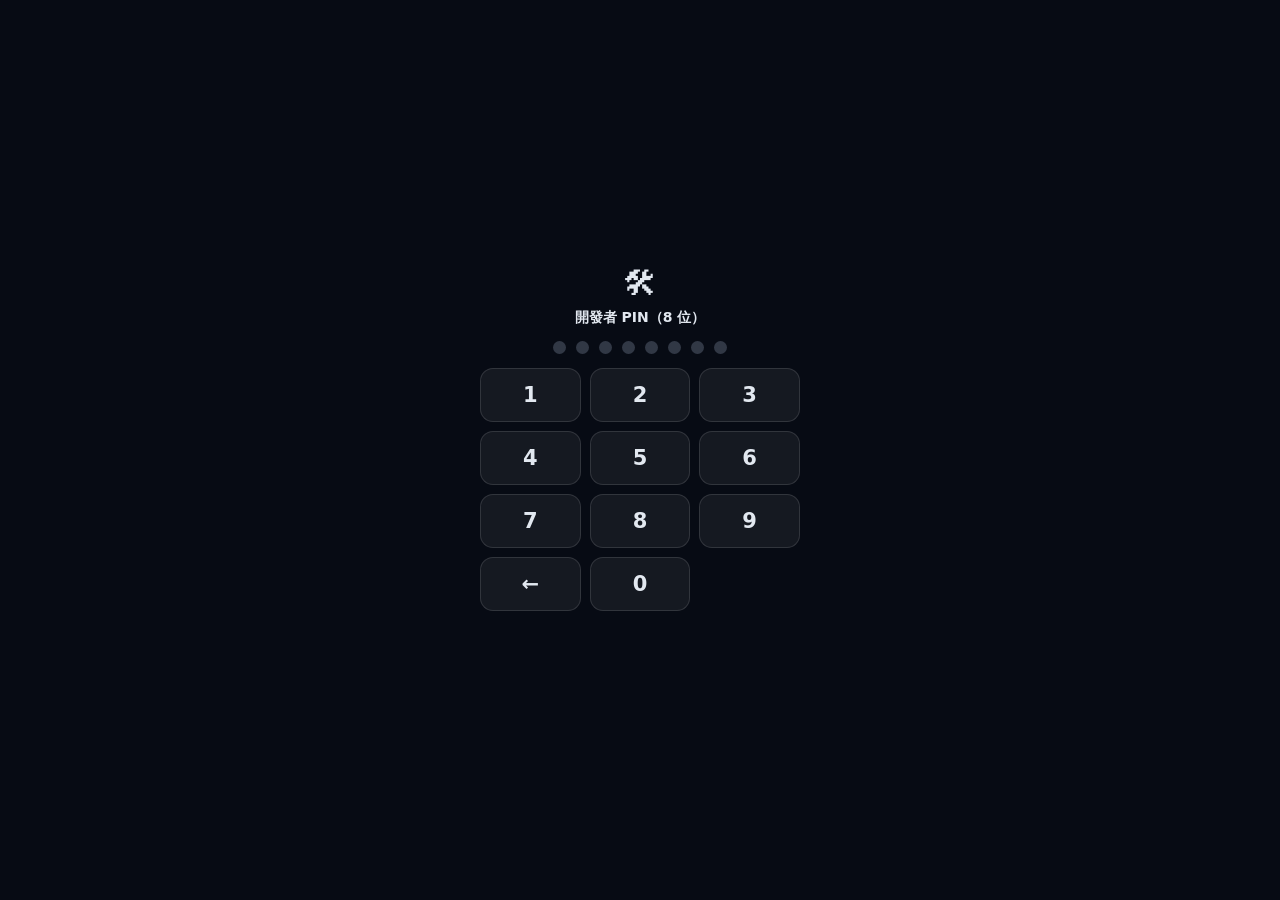
<file: dev.html>
<!DOCTYPE html>
<html lang="zh-Hant">
<head>
<meta charset="utf-8">
<meta name="viewport" content="width=device-width,initial-scale=1,viewport-fit=cover">
<meta name="robots" content="noindex,nofollow">
<title>開發者後台</title>
<link rel="icon" href="data:image/svg+xml,<svg xmlns='http://www.w3.org/2000/svg' viewBox='0 0 100 100'><text y='.9em' font-size='90'>🛠</text></svg>">
<style>
  *{box-sizing:border-box}
  html,body{margin:0;padding:0}
  body{font-family:system-ui,-apple-system,"PingFang TC","Microsoft JhengHei",sans-serif;
    background:radial-gradient(1200px 600px at 50% -10%,#1b2a4a 0%,#0b1220 55%,#070b14 100%);
    color:#e2e8f0;min-height:100vh;padding:16px 14px 60px}
  #top{display:flex;align-items:center;gap:10px;flex-wrap:wrap;max-width:1100px;margin:0 auto 14px}
  #top h1{font-size:19px;margin:0}
  .chip{font-size:12.5px;font-weight:900;padding:6px 11px;border-radius:999px;
    background:rgba(255,255,255,.06);border:1px solid rgba(255,255,255,.12);color:#cbd5e1}
  .chip b{color:#fbbf24}
  #top .sp{flex:1}
  button{font:inherit;cursor:pointer}
  .btn{font-size:13px;font-weight:900;padding:8px 14px;border-radius:11px;border:1px solid rgba(147,197,253,.35);
    background:rgba(59,130,246,.16);color:#bfdbfe}
  .btn.ghost{background:rgba(255,255,255,.05);color:#cbd5e1;border-color:rgba(255,255,255,.14)}
  .btn.danger{background:rgba(248,113,113,.14);color:#fca5a5;border-color:rgba(248,113,113,.35)}
  .btn.sm{font-size:12px;padding:5px 10px;border-radius:9px}
  #wrap{max-width:1100px;margin:0 auto}
  .tabs{display:flex;gap:8px;margin-bottom:14px}
  .tabs button{font-size:13.5px;font-weight:900;padding:8px 16px;border-radius:999px;
    background:rgba(255,255,255,.05);color:#94a3b8;border:1px solid rgba(255,255,255,.12)}
  .tabs button.on{background:rgba(251,191,36,.16);color:#fbbf24;border-color:rgba(251,191,36,.5)}
  .card{background:rgba(17,26,43,.9);border:1px solid rgba(255,255,255,.09);border-radius:16px;
    padding:14px 16px;margin-bottom:12px}
  .card.off{opacity:.55}
  .fhead{display:flex;align-items:center;gap:8px;flex-wrap:wrap;margin-bottom:10px}
  .fname{font-size:16px;font-weight:900}
  .meta{font-size:12.5px;color:#94a3b8}
  .kid{display:flex;align-items:center;gap:10px;flex-wrap:wrap;padding:9px 10px;border-radius:12px;
    background:rgba(255,255,255,.04);margin-top:7px}
  .kid .nm{font-weight:900;font-size:14px}
  .kid .sub{font-size:12px;color:#94a3b8}
  .kid .sp{flex:1}
  .badge{font-size:11.5px;font-weight:900;padding:3px 8px;border-radius:999px;
    background:rgba(34,197,94,.16);color:#86efac;border:1px solid rgba(34,197,94,.4)}
  .badge.free{background:rgba(251,191,36,.16);color:#fbbf24;border-color:rgba(251,191,36,.45)}
  .badge.off{background:rgba(148,163,184,.14);color:#94a3b8;border-color:rgba(148,163,184,.3)}
  .form{display:grid;grid-template-columns:repeat(auto-fit,minmax(150px,1fr));gap:8px;margin-top:10px}
  input,select{font:inherit;font-size:13.5px;font-weight:700;padding:9px 11px;border-radius:10px;
    background:rgba(9,14,26,.9);color:#e2e8f0;border:1px solid rgba(255,255,255,.15);min-width:0}
  .msg{min-height:18px;font-size:12.5px;font-weight:800;color:#86efac;margin:6px 0}
  .msg.bad{color:#fca5a5}
  #mask{position:fixed;inset:0;background:rgba(3,6,15,.82);display:none;align-items:center;justify-content:center;z-index:50;padding:18px}
  #mask.on{display:flex}
  #box{width:min(94vw,520px);background:#111a2b;border:1px solid rgba(255,255,255,.14);border-radius:18px;padding:18px}
  #box h3{margin:0 0 12px;font-size:16px}
  .row2{display:grid;grid-template-columns:1fr 1fr;gap:8px;margin-bottom:8px}
  .row2 label{display:block;font-size:11.5px;color:#94a3b8;font-weight:800;margin-bottom:4px}
  #lock{position:fixed;inset:0;background:#070b14;display:none;align-items:center;justify-content:center;z-index:99}
  #lock.on{display:flex}
  #lockBox{width:min(92vw,320px);text-align:center}
  #lockDots{display:flex;gap:10px;justify-content:center;margin:14px 0}
  #lockDots i{width:13px;height:13px;border-radius:50%;background:rgba(148,163,184,.3)}
  #lockDots i.on{background:#fbbf24}
  #lockPad{display:grid;grid-template-columns:repeat(3,1fr);gap:9px}
  #lockPad button{padding:14px 0;font-size:21px;font-weight:900;border-radius:13px;
    background:rgba(255,255,255,.06);color:#e2e8f0;border:1px solid rgba(255,255,255,.12)}
  #lockPad button:disabled{visibility:hidden}
  #lockErr{min-height:18px;font-size:12px;color:#fca5a5;margin-top:8px}
  .prow{display:flex;align-items:center;gap:8px;flex-wrap:wrap;padding:7px 0;border-bottom:1px dashed rgba(255,255,255,.08)}
  .prow .k{flex:1;font-size:13px;font-weight:800}
  .prow .c{font-size:11.5px;color:#64748b;width:100%;padding-left:2px}
  .prow input{width:110px;text-align:right}
  .empty{font-size:13px;color:#64748b;padding:10px 0}
</style>
</head>
<body>

<div id="top">
  <h1>🛠 開發者後台</h1>
  <span class="chip">家庭 <b id="tFam">—</b></span>
  <span class="chip">孩子 <b id="tKid">—</b></span>
  <span class="chip">金幣 <b id="tCoin">—</b></span>
  <span class="chip">使用中 <b id="tSess">—</b></span>
  <span class="sp"></span>
  <button class="btn ghost" id="btnReload">重新整理</button>
  <button class="btn ghost" id="btnLock">鎖定</button>
</div>

<div id="wrap">
  <div class="tabs">
    <button class="on" data-tab="fam">🏠 家庭 / 孩子</button>
    <button data-tab="cfg">⚙️ 系統參數</button>
    <button data-tab="blk">🛡 封印清單</button>
    <button data-tab="qstat">📊 題庫健康度</button>
  </div>

  <div class="msg" id="msg"></div>
  <div id="viewFam">
    <div class="card">
      <div class="fhead"><span class="fname">➕ 新增家庭（一個家庭 = 一個孩子）</span></div>
      <div class="form">
        <input id="nfName" placeholder="家庭名稱（例：陳家）" maxlength="20">
        <input id="nfPin" placeholder="家長 PIN（8 位）" inputmode="numeric" maxlength="8">
        <input id="ncName" placeholder="孩子名字" maxlength="20">
        <input id="ncPin" placeholder="孩子 PIN（6 位）" inputmode="numeric" maxlength="6">
        <input id="ncGrade" placeholder="年級（P2）" maxlength="8">
        <input id="ncAvatar" placeholder="頭像 emoji（🐲）" maxlength="4">
        <button class="btn" id="btnNewFam">建立</button>
      </div>
      <div class="meta" style="margin-top:8px">家長用 8 位 PIN 從 parent.html 進來；孩子用 6 位 PIN 從首頁進來。</div>
    </div>
    <div id="famList"></div>
  </div>

  <div id="viewCfg" style="display:none">
    <div class="card">
      <div class="fhead"><span class="fname">⚙️ 系統參數（Settings）</span></div>
      <div id="cfgList"></div>
      <div style="margin-top:12px"><button class="btn" id="btnSaveCfg">儲存全部改動</button></div>
    </div>
    <div class="card">
      <div class="fhead">
        <span class="fname">📚 題庫同步（Firebase）</span>
        <span class="meta">把 Sheet 的題目打包寫進 Firebase；小朋友的平板只讀 Firebase，所以出題 0 延遲</span>
      </div>
      <div style="display:flex;gap:10px;align-items:center;flex-wrap:wrap">
        <button class="btn" id="btnFbSync">⬆ 立即同步題庫</button>
        <span id="fbSyncInfo" style="color:#94a3b8;font-size:12px">尚未同步</span>
      </div>
      <pre id="fbSyncLog" style="margin:10px 0 0;max-height:220px;overflow:auto;background:#0b1220;border:1px solid #1e293b;border-radius:10px;padding:10px;font-size:12px;color:#cbd5e1;white-space:pre-wrap"></pre>
    </div>
  </div>
</div>

  <div id="viewBlk" style="display:none">
    <div class="card">
      <div class="fhead">
        <span class="fname">🛡 封印清單</span>
        <span class="meta">全域 ＝ 所有家庭都吃；選某個家庭 ＝ 只在該家加減（蓋過全域）</span>
      </div>
      <div class="form">
        <select id="blkFam"></select>
        <input id="blkDomain" placeholder="域名（例：youtube.com）" maxlength="80">
        <select id="blkCat">
          <option value="video">影音</option>
          <option value="game">遊戲</option>
          <option value="social">社交</option>
          <option value="study">學業</option>
          <option value="other">其他</option>
        </select>
        <select id="blkAction">
          <option value="block">封鎖</option>
          <option value="allow">放行</option>
        </select>
        <button class="btn" id="blkAdd">加入</button>
      </div>
      <div class="meta" id="blkEff" style="margin-top:8px"></div>
    </div>
    <div class="card">
      <div class="fhead"><span class="fname">清單</span><span class="meta" id="blkCount"></span></div>
      <div id="blkList"></div>
    </div>
  </div>

  <div id="viewQstat" style="display:none">
    <div class="card">
      <div class="fhead">
        <span class="fname">📊 題庫健康度</span>
        <span class="meta">從作答紀錄算「首次答對率」；越低的題越難／越可能有問題（樣本 ≥3 才列入）</span>
      </div>
      <div class="form">
        <button class="btn" id="btnQstat">📊 統計最難題目</button>
        <span class="meta" id="qstatInfo"></span>
      </div>
      <div id="qstatList" style="margin-top:10px"></div>
    </div>
  </div>

<div id="mask"><div id="box"></div></div>

<div id="lock">
  <div id="lockBox">
    <div style="font-size:34px">🛠</div>
    <div style="font-size:14px;font-weight:900;margin-top:6px">開發者 PIN（8 位）</div>
    <div id="lockDots"><i></i><i></i><i></i><i></i><i></i><i></i><i></i><i></i></div>
    <div id="lockPad"></div>
    <div id="lockErr"></div>
  </div>
</div>

<script>
(function(){
  var GAS_URL = 'https://script.google.com/macros/s/AKfycbydbycnfQsKkirktxFhKOB9p847SlW3e7Jd8oudLykEgkh_zp4ATPde4XIc476JcWNl/exec';
  var SKEY = 'dsh_dev_ok';
  var PINKEY = 'dsh_dev_pin';
  var _pin = '';   // 剛輸入、待 GAS 驗證的 PIN（驗證通過才寫進 sessionStorage）

  var msgEl = document.getElementById('msg');
  var famList = document.getElementById('famList');
  var cfgList = document.getElementById('cfgList');
  var mask = document.getElementById('mask');
  var box = document.getElementById('box');
  var DATA = null;

  function esc(s){ return String(s==null?'':s).replace(/[&<>"']/g,function(c){
    return {'&':'&amp;','<':'&lt;','>':'&gt;','"':'&quot;',"'":'&#39;'}[c]; }); }
  function say(t, bad){
    msgEl.textContent = t || '';
    msgEl.className = 'msg' + (bad?' bad':'');
    if (t) setTimeout(function(){ if (msgEl.textContent === t) { msgEl.textContent=''; } }, 4000);
  }
  function mmss(s){
    s = Math.max(0, Math.floor(s||0));
    var m = Math.floor(s/60), x = s%60;
    return (m>9?m:'0'+m) + ':' + (x>9?x:'0'+x);
  }
  function devPin(){ try { return sessionStorage.getItem(PINKEY) || _pin; } catch(e){ return _pin; } }
  function post(action, params, cb){
    var body = { action: action, dev_pin: devPin() };
    if (params) for (var k in params) body[k] = params[k];
    fetch(GAS_URL, {
      method:'POST', headers:{'Content-Type':'text/plain;charset=utf-8'},
      body: JSON.stringify(body), redirect:'follow'
    }).then(function(r){ return r.json(); })
      .then(function(d){ cb(null, d); })
      .catch(function(e){ cb(e, null); });
  }

  /* ── 鎖 ── */
  var lock = document.getElementById('lock'), pad = document.getElementById('lockPad');
  var dots = [].slice.call(document.querySelectorAll('#lockDots i'));
  var lockErr = document.getElementById('lockErr');
  var buf = '';
  ['1','2','3','4','5','6','7','8','9','←','0',''].forEach(function(k){
    var b = document.createElement('button');
    b.textContent = k; b.disabled = (k === '');
    b.addEventListener('click', function(){
      if (k === '←'){ buf = buf.slice(0,-1); paint(); return; }
      if (buf.length >= 8) return;
      buf += k; paint();
      if (buf.length === 8) setTimeout(check, 100);
    });
    pad.appendChild(b);
  });
  function paint(){ dots.forEach(function(d,i){ d.className = i < buf.length ? 'on' : ''; }); }
  var busy = false;
  function check(){
    if (busy) return;
    busy = true;
    _pin = buf;                     // 用這次輸入的 PIN 去問 GAS（devOverview 只在 PIN 對時回 ok）
    post('devOverview', null, function(err, d){
      busy = false;
      if (err || !d || !d.ok){
        lockErr.textContent = (d && d.error) || 'PIN 不對';
        buf = ''; paint();
        return;
      }
      try { sessionStorage.setItem(PINKEY, buf); sessionStorage.setItem(SKEY,'1'); } catch(e){}
      lock.classList.remove('on');
      load();
    });
  }
  function showLock(){
    buf = ''; lockErr.textContent = ''; paint();
    lock.classList.add('on');
  }
  document.getElementById('btnLock').addEventListener('click', function(){
    try { sessionStorage.removeItem(SKEY); sessionStorage.removeItem(PINKEY); } catch(e){}
    _pin = '';
    showLock();
  });

  /* ── 載入 ── */
  function load(){
    post('devOverview', null, function(err, d){
      if (err || !d || !d.ok){ say((d && d.error) || '讀取失敗', true); return; }
      DATA = d;
      document.getElementById('tFam').textContent = d.totals.families;
      document.getElementById('tKid').textContent = d.totals.kids;
      document.getElementById('tCoin').textContent = d.totals.coins;
      document.getElementById('tSess').textContent = d.totals.active_sessions;
      renderFamilies();
    });
  }

  var QSTAT = null;
  function loadQstat(){
    var info = document.getElementById('qstatInfo');
    var list = document.getElementById('qstatList');
    info.textContent = '統計中…';
    post('devQuestionStats', { limit: 30 }, function(err, d){
      if (err || !d || !d.ok){ info.textContent = (d && d.error) || '讀取失敗'; list.innerHTML = ''; return; }
      QSTAT = d;
      info.textContent = '樣本題數 ' + d.samples_considered + ' · 平均首次答對率 ' + d.avg_first_try_rate + '%';
      if (!d.worst.length){ list.innerHTML = '<div class="empty">還沒有足夠的作答紀錄（每題要 ≥3 次）</div>'; return; }
      list.innerHTML = '<div class="meta" style="margin-bottom:6px">最難的題（首次答對率越低越該看）：</div>' + d.worst.map(function(w){
        var c = w.first_try_rate < 40 ? '#f87171' : (w.first_try_rate < 70 ? '#fbbf24' : '#94a3b8');
        return '<div class="kid" style="align-items:flex-start">' +
          '<span class="sub" style="color:' + c + ';font-weight:900">' + w.first_try_rate + '%</span>' +
          '<span class="nm" style="font-size:13px">' + esc(w.text) + '</span>' +
          '<span class="sub">' + esc(w.subject) + (w.level ? ' L' + esc(w.level) : '') +
            ' · ' + w.attempts + ' 次 · 平均 ' + w.avg_tries + ' 次才對</span>' +
          '<span class="sub">' + esc(w.q_id) + '</span>' +
          '</div>';
      }).join('');
    });
  }

  function renderFamilies(){
    if (!DATA || !DATA.families.length){ famList.innerHTML = '<div class="empty">還沒有家庭</div>'; return; }
    famList.innerHTML = DATA.families.map(function(f){
      var kids = f.kids.map(function(u){
        var badge = !u.active ? '<span class="badge off">停用</span>'
          : (u.remaining_sec > 0 ? '<span class="badge free">使用中 ' + mmss(u.remaining_sec) + '</span>'
                                : '<span class="badge">學習模式</span>');
        return '<div class="kid">' +
          '<span style="font-size:20px">' + esc(u.avatar) + '</span>' +
          '<span class="nm">' + esc(u.name) + '</span>' +
          '<span class="sub">PIN ' + esc(u.pin) + ' · ' + esc(u.grade || '—') +
            ' · Lv' + esc(u.level) + ' · 💰' + esc(u.coins) +
            ' · 今日 ' + esc(u.today_minutes) + ' 分</span>' +
          badge +
          '<span class="sp"></span>' +
          '<button class="btn sm" data-u="' + esc(u.id) + '" data-f="' + esc(f.id) + '" data-act="editkid">編輯</button>' +
          '<button class="btn sm ghost" data-u="' + esc(u.id) + '" data-act="resetkid">♻️ 重置</button>' +
          '<button class="btn sm ghost" data-u="' + esc(u.id) + '" data-act="archivekid" data-v="' + (u.active ? 1 : 0) + '">' + (u.active ? '📦 封存' : '↩️ 復原') + '</button>' +
          '<button class="btn sm danger" data-u="' + esc(u.id) + '" data-act="delkid">🗑 刪除</button>' +
        '</div>';
      }).join('') || '<div class="empty">這個家庭還沒有孩子（應為 1 個）</div>';

      return '<div class="card' + (f.active ? '' : ' off') + '">' +
        '<div class="fhead">' +
          '<span class="fname">' + esc(f.name || ('家庭 ' + f.id)) + '</span>' +
          '<span class="meta">家長 PIN ' + esc(f.pin) + ' · 方案 ' + esc(f.plan || '—') +
            ' · 路由器 ' + f.routers + '</span>' +
          (f.active ? '<span class="badge">啟用</span>' : '<span class="badge off">停用</span>') +
          '<span class="sp" style="flex:1"></span>' +
          '<button class="btn sm ghost" data-f="' + esc(f.id) + '" data-act="addkid">＋孩子</button>' +
          '<button class="btn sm" data-f="' + esc(f.id) + '" data-act="editfam">改家庭</button>' +
          '<button class="btn sm ' + (f.active ? 'danger' : '') + '" data-f="' + esc(f.id) + '" data-act="togglefam" data-v="' + (f.active?1:0) + '">' + (f.active?'停用':'啟用') + '</button>' +
        '</div>' + kids +
      '</div>';
    }).join('');

    var btns = famList.querySelectorAll('button[data-act]');
    for (var i = 0; i < btns.length; i++){
      btns[i].addEventListener('click', onAction);
    }
  }

  function onAction(){
    var act = this.getAttribute('data-act');
    var fid = Number(this.getAttribute('data-f'));
    var uid = Number(this.getAttribute('data-u'));
    if (act === 'editfam') return editFamily(fid);
    if (act === 'addkid') return addKid(fid);
    if (act === 'resetkid') return resetKid(uid);
    if (act === 'delkid') return delKid(uid);
    if (act === 'archivekid'){
      var cur = this.getAttribute('data-v') === '1';
      if (cur && !window.confirm('封存這個孩子？封存後他登不進來（資料保留，可隨時復原）。')) return;
      this.disabled = true;
      post('devArchiveUser', { user_id: uid, archived: cur }, function(e, d){
        if (e || !d || !d.ok){ say((d && d.error) || '失敗', true); return; }
        say(cur ? '已封存（登不進去，資料保留）' : '已復原');
        load();
      });
      return;
    }
    if (act === 'togglefam'){
      var v = this.getAttribute('data-v') === '1';
      if (v && !window.confirm('停用這個家庭？停用後全家人（家長與孩子）都登不進來，要再按「啟用」才會恢復。')) return;
      this.disabled = true;
      post('devSetFamilyActive', { family_id: fid, active: !v }, function(e, d){
        if (e || !d || !d.ok){ say((d && d.error) || '失敗', true); return; }
        say(v ? '已停用家庭' : '已啟用家庭');
        load();
      });
      return;
    }
    if (act === 'editkid') return editKid(Number(this.getAttribute('data-u')));
  }

  function closeBox(){ mask.classList.remove('on'); box.innerHTML = ''; }
  function openBox(html){
    box.innerHTML = html;
    mask.classList.add('on');
  }
  mask.addEventListener('click', function(e){ if (e.target === mask) closeBox(); });

  function editFamily(fid){
    var f = (DATA.families || []).filter(function(x){ return x.id === fid; })[0];
    if (!f) return;
    openBox(
      '<h3>編輯家庭</h3>' +
      '<div class="row2"><div><label>家庭名稱</label><input id="efName" value="' + esc(f.name) + '" maxlength="20"></div>' +
      '<div><label>方案</label><input id="efPlan" value="' + esc(f.plan) + '" maxlength="12"></div></div>' +
      '<div class="row2"><div><label>家長 PIN（8 位）</label><input id="efPin" value="' + esc(f.pin) + '" inputmode="numeric" maxlength="8"></div>' +
      '<div style="display:flex;align-items:flex-end"><button class="btn" id="efSave">儲存</button></div></div>' +
      '<div class="msg" id="efMsg"></div>'
    );
    document.getElementById('efSave').addEventListener('click', function(){
      var ff = {
        family_name: document.getElementById('efName').value.trim(),
        plan: document.getElementById('efPlan').value.trim(),
        parent_pin: document.getElementById('efPin').value.trim()
      };
      var m = document.getElementById('efMsg');
      this.disabled = true;
      post('devSaveFamily', { family_id: fid, f: ff }, function(e, d){
        if (e || !d || !d.ok){ m.className='msg bad'; m.textContent = (d && d.error) || '失敗'; return; }
        closeBox(); say('已更新家庭'); load();
      });
    });
  }

  function kidOf(uid){
    var found = null;
    (DATA.families || []).forEach(function(f){
      (f.kids || []).forEach(function(k){ if (String(k.id) === String(uid)) found = k; });
    });
    return found;
  }

  function resetKid(uid){
    var k = kidOf(uid), nm = k ? k.name : ('#' + uid);
    if (!window.confirm('重置「' + nm + '」？\n\n會清空：雲端存檔、金幣、等級、今日分鐘、進行中的時間卷。\n名字與 PIN 會保留。')) return;
    post('devResetUser', { user_id: uid }, function(e, d){
      if (e || !d || !d.ok){ say((d && d.error) || '重置失敗', true); return; }
      say('已重置：' + nm + '（' + ((d.log || []).join('、')) + '）');
      load();
    });
  }

  function delKid(uid){
    var k = kidOf(uid), nm = k ? k.name : ('#' + uid);
    if (!window.confirm('刪除「' + nm + '」？\n\n會真的刪掉：帳號、雲端存檔、技能進度、金幣流水、時間卷。\n作答與兌換歷史會保留。不能復原。')) return;
    if (!window.confirm('再確認一次：真的要刪除「' + nm + '」？')) return;
    post('devDeleteUser', { user_id: uid }, function(e, d){
      if (e || !d || !d.ok){ say((d && d.error) || '刪除失敗', true); return; }
      say('已刪除：' + nm);
      load();
    });
  }

  function addKid(fid){
    var f = (DATA.families || []).filter(function(x){ return x.id === fid; })[0];
    openBox(
      '<h3>在「' + esc(f ? f.name : ('家庭 ' + fid)) + '」新增孩子</h3>' +
      '<div class="row2"><div><label>名字</label><input id="akName" maxlength="20"></div>' +
      '<div><label>頭像 emoji</label><input id="akAvatar" value="🐲" maxlength="4"></div></div>' +
      '<div class="row2"><div><label>孩子 PIN（6 位）</label><input id="akPin" inputmode="numeric" maxlength="6"></div>' +
      '<div><label>年級</label><input id="akGrade" placeholder="P2" maxlength="8"></div></div>' +
      '<div style="display:flex;gap:8px;margin-top:8px"><button class="btn" id="akSave">建立</button></div>' +
      '<div class="msg" id="akMsg"></div>' +
      '<div class="meta" style="margin-top:8px">正常情況一個家庭一個孩子；多寶家庭才需要多加。</div>'
    );
    document.getElementById('akSave').addEventListener('click', function(){
      var ff = {
        display_name: document.getElementById('akName').value.trim(),
        avatar: document.getElementById('akAvatar').value.trim() || '🐲',
        pin: document.getElementById('akPin').value.trim(),
        grade: document.getElementById('akGrade').value.trim()
      };
      var m = document.getElementById('akMsg');
      if (!ff.display_name){ m.className = 'msg bad'; m.textContent = '名字要填'; return; }
      if (!/^\d{6}$/.test(ff.pin)){ m.className = 'msg bad'; m.textContent = '孩子 PIN 要 6 位數字'; return; }
      this.disabled = true;
      post('devCreateUser', { family_id: fid, f: ff }, function(e, d){
        if (e || !d || !d.ok){ m.className = 'msg bad'; m.textContent = (d && d.error) || '建立失敗'; return; }
        closeBox(); say('已新增孩子 ' + ff.display_name + '（' + d.user_id + '）'); load();
      });
    });
  }

  function editKid(uid){
    var u = null, fid = 0;
    (DATA.families || []).forEach(function(f){
      (f.kids || []).forEach(function(k){ if (String(k.id) === String(uid)){ u = k; fid = f.id; } });
    });
    if (!u) return;
    openBox(
      '<h3>編輯孩子</h3>' +
      '<div class="row2"><div><label>名字</label><input id="ekName" value="' + esc(u.name) + '" maxlength="20"></div>' +
      '<div><label>頭像 emoji</label><input id="ekAvatar" value="' + esc(u.avatar) + '" maxlength="4"></div></div>' +
      '<div class="row2"><div><label>孩子 PIN（6 位）</label><input id="ekPin" value="' + esc(u.pin) + '" inputmode="numeric" maxlength="6"></div>' +
      '<div><label>年級</label><input id="ekGrade" value="' + esc(u.grade) + '" maxlength="8"></div></div>' +
      '<div class="row2"><div><label>等級</label><input id="ekLevel" value="' + esc(u.level) + '" inputmode="numeric"></div>' +
      '<div><label>金幣（直接設定總額）</label><input id="ekCoins" value="' + esc(u.coins) + '" inputmode="numeric"></div></div>' +
      '<div class="row2"><div style="display:flex;align-items:flex-end"><button class="btn" id="ekSave">儲存</button></div>' +
      '<div style="display:flex;align-items:flex-end"><button class="btn ' + (u.active?'danger':'') + '" id="ekToggle">' + (u.active?'停用這個孩子':'啟用這個孩子') + '</button></div></div>' +
      '<div class="msg" id="ekMsg"></div>'
    );
    document.getElementById('ekSave').addEventListener('click', function(){
      var f = {
        display_name: document.getElementById('ekName').value.trim(),
        avatar: document.getElementById('ekAvatar').value.trim(),
        pin: document.getElementById('ekPin').value.trim(),
        grade: document.getElementById('ekGrade').value.trim(),
        level: Number(document.getElementById('ekLevel').value) || 1,
        coins: Number(document.getElementById('ekCoins').value) || 0
      };
      var m = document.getElementById('ekMsg');
      this.disabled = true;
      post('devSaveUser', { user_id: Number(uid), f: f }, function(e, d){
        if (e || !d || !d.ok){ m.className='msg bad'; m.textContent = (d && d.error) || '失敗'; return; }
        closeBox(); say('已更新孩子'); load();
      });
    });
    document.getElementById('ekToggle').addEventListener('click', function(){
      var m = document.getElementById('ekMsg');
      this.disabled = true;
      post('devSaveUser', { user_id: Number(uid), f: { active: !u.active } }, function(e, d){
        if (e || !d || !d.ok){ m.className='msg bad'; m.textContent = (d && d.error) || '失敗'; return; }
        closeBox(); say(u.active ? '已停用孩子' : '已啟用孩子'); load();
      });
    });
  }

  document.getElementById('btnNewFam').addEventListener('click', function(){
    var f = {
      family_name: document.getElementById('nfName').value.trim(),
      parent_pin: document.getElementById('nfPin').value.trim(),
      child_name: document.getElementById('ncName').value.trim(),
      child_pin: document.getElementById('ncPin').value.trim(),
      grade: document.getElementById('ncGrade').value.trim(),
      avatar: document.getElementById('ncAvatar').value.trim() || '🐲'
    };
    if (!/^\d{8}$/.test(f.parent_pin)) { say('家長 PIN 要 8 位數字', true); return; }
    if (!/^\d{6}$/.test(f.child_pin)) { say('孩子 PIN 要 6 位數字', true); return; }
    var btn = this; btn.disabled = true;
    post('devCreateFamily', { f: f }, function(e, d){
      btn.disabled = false;
      if (e || !d || !d.ok){ say((d && d.error) || '建立失敗', true); return; }
      ['nfName','nfPin','ncName','ncPin','ncGrade','ncAvatar'].forEach(function(id){
        document.getElementById(id).value = '';
      });
      say('已建立家庭 ' + d.family_id + '（孩子 ' + d.user_id + '）');
      load();
    });
  });

  /* ── 參數 ── */
  var NUMKEYS = ['POINTS_PER_QUESTION','POINTS_PER_MINUTE','MAX_MINUTES_PER_DAY','EXTEND_MINUTES',
                 'EXTEND_MULTIPLIER','SET_SIZE','SPAM_TRIES','SPAM_SECONDS','MIN_ITEMS_PER_SKILL',
                 'MIN_SAMPLES','RETIRE_EASY_PCT','RETIRE_HARD_PCT'];
  var CFG = null;
  function loadCfg(){
    post('getConfig', null, function(e, d){
      if (e || !d || !d.ok){ cfgList.innerHTML = '<div class="empty">讀取失敗</div>'; return; }
      CFG = d.result || d.config || {};
      cfgList.innerHTML = NUMKEYS.map(function(k){
        return '<div class="prow"><span class="k">' + esc(k) + '</span>' +
          '<input id="cfg_' + esc(k) + '" inputmode="numeric" value="' + esc(CFG[k]) + '"></div>';
      }).join('');
    });
  }
  document.getElementById('btnSaveCfg').addEventListener('click', function(){
    var btn = this; btn.disabled = true;
    var keys = NUMKEYS.slice();
    var done = 0, failed = 0;
    (function next(){
      if (!keys.length){
        btn.disabled = false;
        say(failed ? ('完成，但有 ' + failed + ' 項失敗') : '參數已儲存', !!failed);
        loadCfg();
        return;
      }
      var k = keys.shift();
      var v = Number(document.getElementById('cfg_' + k).value);
      if (isNaN(v)) { done++; return next(); }
      post('devSetConfig', { key: k, value: v }, function(e, d){
        if (e || !d || !d.ok) failed++;
        next();
      });
    })();
  });

  /* ── 題庫同步（Sheet → Firebase）── */
  (function(){
    var btn = document.getElementById('btnFbSync');
    var info = document.getElementById('fbSyncInfo');
    var logEl = document.getElementById('fbSyncLog');
    function showInfo(){
      post('fbStatus', {}, function(e, d){
        if (e || !d) { info.textContent = '狀態讀取失敗'; return; }
        if (d.meta && d.meta.version){
          info.textContent = '版本 ' + d.meta.version + '｜共 ' + (d.meta.count||0) + ' 題（最後同步 ' + new Date(d.meta.updated).toLocaleString('zh-HK') + '）';
        } else {
          info.textContent = 'Firebase 還沒有題庫，按右邊同步';
        }
      });
    }
    btn.addEventListener('click', function(){
      btn.disabled = true; logEl.textContent = '同步中…（約 10–20 秒）';
      post('fbSync', {}, function(e, d){
        btn.disabled = false;
        if (e || !d || !d.ok){
          logEl.textContent = '同步失敗：' + (e ? (e.message || e) : (d && d.error) || '未知錯誤') + (d && d.log ? '\n' + d.log.join('\n') : '');
          return;
        }
        logEl.textContent = '版本 ' + d.version + '｜共 ' + d.total + ' 題\n' + (d.log || []).join('\n');
        showInfo();
      });
    });
    showInfo();
  })();

  /* ── 封印清單 ── */
  var blkFam = document.getElementById('blkFam');
  var blkList = document.getElementById('blkList');
  var BLK = null;

  function fillBlkFam(){
    var opts = '<option value="0">全域（所有家庭）</option>';
    (DATA && DATA.families ? DATA.families : []).forEach(function(f){
      opts += '<option value="' + f.id + '">' + esc(f.name || ('家庭 ' + f.id)) + '</option>';
    });
    blkFam.innerHTML = opts;
    blkFam.value = '0';
  }

  function loadBlk(fid){
    post('devListBlocklist', { family_id: Number(fid) || 0 }, function(e, d){
      if (e || !d || !d.ok){ blkList.innerHTML = '<div class="empty">讀取失敗</div>'; return; }
      BLK = d;
      var rows = (fid == 0) ? (d.global || []) : (d.family || []);
      document.getElementById('blkEff').textContent =
        '目前生效：封鎖 ' + d.effective.block.length + ' 個、放行 ' + d.effective.allow.length + ' 個（rev ' + d.effective.rev + '）';
      document.getElementById('blkCount').textContent = rows.length + ' 條';
      if (!rows.length){ blkList.innerHTML = '<div class="empty">這份清單是空的</div>'; return; }
      blkList.innerHTML = rows.map(function(b){
        var isAllow = String(b.action).toLowerCase() === 'allow';
        var off = !(b.active === true || b.active === 'TRUE' || b.active === 'true');
        return '<div class="kid">' +
          '<span class="nm">' + esc(b.domain) + '</span>' +
          '<span class="sub">' + esc(b.category || '—') + '</span>' +
          '<span class="badge' + (isAllow ? '' : ' free') + '">' + (isAllow ? '放行' : '封鎖') + '</span>' +
          (off ? '<span class="badge off">停用</span>' : '') +
          '<span class="sp"></span>' +
          '<button class="btn sm ghost" data-act="blkToggle" data-id="' + esc(b.blocklist_id) + '" data-on="' + (off ? '0' : '1') + '" data-d="' + esc(b.domain) + '" data-c="' + esc(b.category) + '" data-a="' + esc(b.action) + '" data-f="' + esc(b.family_id) + '">' + (off ? '啟用' : '停用') + '</button>' +
          '<button class="btn sm danger" data-act="blkDel" data-id="' + esc(b.blocklist_id) + '" data-d="' + esc(b.domain) + '">刪除</button>' +
        '</div>';
      }).join('');
      var btns = blkList.querySelectorAll('button[data-act]');
      for (var i = 0; i < btns.length; i++) btns[i].addEventListener('click', onBlkAction);
    });
  }

  function onBlkAction(){
    var act = this.getAttribute('data-act');
    var id = this.getAttribute('data-id');
    var dom = this.getAttribute('data-d');
    if (act === 'blkDel'){
      if (!window.confirm('刪除「' + dom + '」？')) return;
      this.disabled = true;
      post('devDelBlocklist', { blocklist_id: id }, function(e, d){
        if (e || !d || !d.ok){ say((d && d.error) || '刪除失敗', true); return; }
        say('已刪除 ' + dom); loadBlk(blkFam.value);
      });
      return;
    }
    var on = this.getAttribute('data-on') === '1';
    this.disabled = true;
    post('devSetBlocklist', {
      family_id: Number(this.getAttribute('data-f')) || 0,
      domain: dom,
      category: this.getAttribute('data-c'),
      blk_action: this.getAttribute('data-a'),
      active: !on,
      blocklist_id: id
    }, function(e, d){
      if (e || !d || !d.ok){ say((d && d.error) || '失敗', true); return; }
      say(on ? '已停用' : '已啟用'); loadBlk(blkFam.value);
    });
  }

  blkFam.addEventListener('change', function(){ loadBlk(this.value); });

  document.getElementById('blkAdd').addEventListener('click', function(){
    var dom = document.getElementById('blkDomain').value.trim();
    if (!dom){ say('要填域名', true); return; }
    var btn = this; btn.disabled = true;
    post('devSetBlocklist', {
      family_id: Number(blkFam.value) || 0,
      domain: dom,
      category: document.getElementById('blkCat').value,
      blk_action: document.getElementById('blkAction').value,
      active: true
    }, function(e, d){
      btn.disabled = false;
      if (e || !d || !d.ok){ say((d && d.error) || '加入失敗', true); return; }
      document.getElementById('blkDomain').value = '';
      say('已加入 ' + dom); loadBlk(blkFam.value);
    });
  });

  /* ── tabs ── */
  var tabBtns = document.querySelectorAll('.tabs button');
  for (var t = 0; t < tabBtns.length; t++){
    tabBtns[t].addEventListener('click', function(){
      for (var i = 0; i < tabBtns.length; i++) tabBtns[i].className = '';
      this.className = 'on';
      var tab = this.getAttribute('data-tab');
      document.getElementById('viewFam').style.display = tab === 'fam' ? '' : 'none';
      document.getElementById('viewCfg').style.display = tab === 'cfg' ? '' : 'none';
      document.getElementById('viewBlk').style.display = tab === 'blk' ? '' : 'none';
      document.getElementById('viewQstat').style.display = tab === 'qstat' ? '' : 'none';
      if (tab === 'cfg' && !CFG) loadCfg();
      if (tab === 'blk'){
        if (!DATA) { say('先等家庭清單載入…'); load(); setTimeout(function(){ if (DATA){ fillBlkFam(); loadBlk(0); } }, 1200); }
        else { fillBlkFam(); loadBlk(0); }
      }
      if (tab === 'qstat' && !QSTAT) loadQstat();
    });
  }

  document.getElementById('btnReload').addEventListener('click', function(){ load(); });
  document.getElementById('btnQstat').addEventListener('click', function(){ loadQstat(); });

  /* ── 啟動 ── */
  try {
    if (sessionStorage.getItem(SKEY) === '1'){ load(); }
    else showLock();
  } catch(e){ showLock(); }
})();
</script>
</body>
</html>
</file>
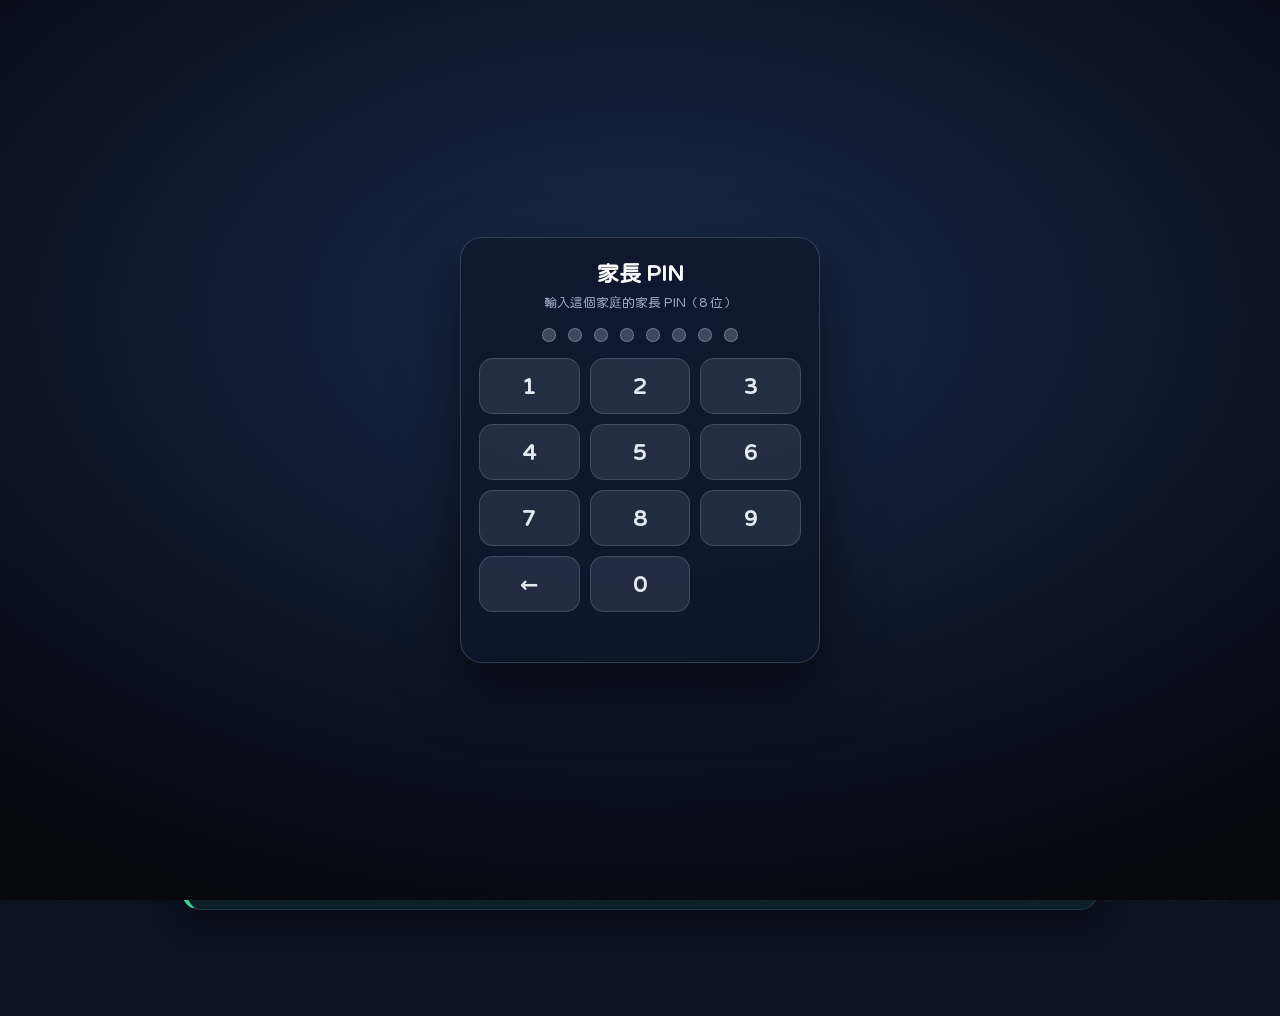
<file: parent.html>
<!DOCTYPE html>
<html lang="zh-Hant">
<head>
<meta charset="utf-8">
<meta name="viewport" content="width=device-width,initial-scale=1">
<title>📖 家長頁 · 本週學習報告</title>
<link rel="icon" href="data:image/svg+xml,%3Csvg xmlns=%22http://www.w3.org/2000/svg%22 viewBox=%220 0 100 100%22%3E%3Ctext y=%22.92em%22 font-size=%2292%22%3E%F0%9F%90%B2%3C/text%3E%3C/svg%3E">
<style>
  *{box-sizing:border-box}
  html,body{margin:0;height:100%}
  body{background:#0b1220;color:#e2e8f0;-webkit-font-smoothing:antialiased}
  #bg{position:fixed;inset:0;background:url("images/bg_farm.webp") center bottom/cover no-repeat;
      filter:saturate(.7) brightness(.22) blur(2px);z-index:0}
  #veil{position:fixed;inset:0;background:linear-gradient(180deg,rgba(8,13,24,.92),rgba(8,13,24,.97));z-index:0}

  #top{position:sticky;top:0;z-index:10;display:flex;align-items:center;gap:12px;
       padding:14px 22px;background:rgba(10,16,28,.92);border-bottom:1px solid rgba(255,255,255,.08);
       backdrop-filter:blur(8px)}
  #top h1{margin:0;font-size:19px;font-weight:900;color:#fbbf24}
  #homeBtn{display:inline-flex;align-items:center;justify-content:center;width:38px;height:38px;
           border-radius:12px;background:rgba(255,255,255,.06);border:1px solid rgba(255,255,255,.14);
           text-decoration:none;font-size:18px;line-height:1;transition:transform .12s,background .12s}
  #homeBtn:hover{background:rgba(255,255,255,.12);transform:translateY(-1px)}
  #homeBtn:active{transform:scale(.94)}
  #top .sub{font-size:12.5px;color:#94a3b8;font-weight:700}
  #who{margin-left:auto;display:flex;gap:8px}
  .whoBtn{font:inherit;font-size:13px;font-weight:900;padding:7px 14px;border-radius:999px;cursor:pointer;
          background:rgba(255,255,255,.06);color:#cbd5e1;border:1px solid rgba(255,255,255,.14)}
  .whoBtn.on{background:rgba(251,191,36,.16);color:#fbbf24;border-color:rgba(251,191,36,.55)}
  .whoBtn:active{transform:translateY(1px)}
  #toKid{margin-left:6px;font-size:13px;font-weight:900;color:#7dd3fc;text-decoration:none;
         padding:7px 14px;border-radius:999px;border:1px solid rgba(125,211,252,.35);
         background:rgba(125,211,252,.10);white-space:nowrap}
  #toKid:hover{background:rgba(125,211,252,.18)}
  #toKid:active{transform:translateY(1px)}
  #kidPick{display:flex;gap:8px;flex-wrap:wrap;justify-content:flex-end;padding:0 0 10px}
  #kidPick:empty{display:none}
  #kidPick button{font:inherit;font-size:13px;font-weight:900;padding:6px 13px;border-radius:999px;cursor:pointer;
    background:rgba(255,255,255,.05);color:#cbd5e1;border:1px solid rgba(255,255,255,.14)}
  #kidPick button.on{background:rgba(34,197,94,.18);color:#86efac;border-color:rgba(34,197,94,.55)}

  #mainTabs{position:sticky;top:62px;z-index:9;display:flex;gap:8px;max-width:960px;margin:0 auto;
            padding:12px 22px 0}
  .mainTab{font:inherit;font-size:14.5px;font-weight:900;padding:10px 20px;border-radius:999px;cursor:pointer;
            background:rgba(255,255,255,.06);color:#cbd5e1;border:1px solid rgba(255,255,255,.14)}
  .mainTab.on{background:rgba(251,191,36,.16);color:#fbbf24;border-color:rgba(251,191,36,.55)}
  .mainTab:active{transform:translateY(1px)}

  #wrap{position:relative;z-index:1;max-width:960px;margin:0 auto;padding:18px 22px 90px}

  .card{background:rgba(17,26,43,.88);border:1px solid rgba(255,255,255,.09);border-radius:18px;
        padding:20px 22px;margin-bottom:16px;box-shadow:0 10px 30px rgba(0,0,0,.35)}
  .kicker{font-size:11.5px;font-weight:900;letter-spacing:.16em;color:#64748b}
  h2{margin:6px 0 14px;font-size:21px;font-weight:900;color:#f8fafc}

  /* A 一句總結 */
  #big{display:flex;align-items:baseline;gap:10px;flex-wrap:wrap;margin-bottom:14px}
  #big .n{font-size:44px;font-weight:900;color:#fbbf24;line-height:1}
  #big .t{font-size:15px;font-weight:800;color:#94a3b8}
  #verdict{padding:13px 16px;border-radius:12px;background:rgba(251,191,36,.10);
           border-left:5px solid #fbbf24;font-size:16.5px;font-weight:800;color:#fde68a;line-height:1.6}
  #stats{display:grid;grid-template-columns:repeat(4,1fr);gap:10px;margin-top:16px}
  .stat{background:rgba(255,255,255,.045);border:1px solid rgba(255,255,255,.08);border-radius:13px;padding:11px 13px}
  .stat .k{font-size:11.5px;font-weight:800;color:#64748b}
  .stat .v{font-size:23px;font-weight:900;color:#e2e8f0;margin-top:3px}
  .stat .v small{font-size:12px;font-weight:800;color:#94a3b8;margin-left:2px}

  /* B 今晚一件事 */
  #work{border-left:5px solid #22c55e;background:rgba(34,197,94,.08)}
  #work .do{font-size:18px;font-weight:900;color:#bbf7d0;line-height:1.65;margin:4px 0 10px}
  #work .why{font-size:14px;color:#94a3b8;line-height:1.7}
  #work .ok{margin-top:10px;font-size:13.5px;font-weight:800;color:#86efac}
  .only{font-size:12.5px;font-weight:800;color:#64748b;margin-top:2px}

  /* C 三個重點 */
  .sk{display:flex;gap:14px;padding:14px 0;border-top:1px solid rgba(255,255,255,.07)}
  .sk:first-of-type{border-top:none}
  .sk .idx{flex:0 0 26px;height:26px;border-radius:8px;background:rgba(255,255,255,.07);
           color:#94a3b8;font-weight:900;font-size:13px;display:flex;align-items:center;justify-content:center}
  .sk .body{flex:1;min-width:0}
  .sk .hd{display:flex;align-items:center;gap:9px;flex-wrap:wrap}
  .sk .nm{font-size:17px;font-weight:900;color:#f8fafc}
  .sk .rt{font-size:13px;font-weight:800;color:#94a3b8}
  .pill{font-size:11.5px;font-weight:900;padding:3px 10px;border-radius:999px}
  .tag-0{background:rgba(239,68,68,.18);color:#fca5a5}
  .tag-1{background:rgba(249,115,22,.18);color:#fdba74}
  .tag-2{background:rgba(234,179,8,.18);color:#fde047}
  .tag-3{background:rgba(56,189,248,.18);color:#7dd3fc}
  .tag-4{background:rgba(34,197,94,.18);color:#86efac}
  .sk .why{font-size:13.5px;color:#94a3b8;line-height:1.65;margin-top:7px}
  .sk .do{font-size:14.5px;font-weight:800;color:#cbd5e1;line-height:1.65;margin-top:5px}
  .sk .ok{font-size:12.5px;font-weight:800;color:#86efac;margin-top:6px}

  /* D 樣本信心 */
  #conf{border-left:5px solid #64748b;background:rgba(255,255,255,.03)}
  #conf li{font-size:14px;line-height:1.8;color:#cbd5e1;margin-left:-12px}
  #conf .honest{margin-top:12px;font-size:13px;color:#94a3b8;line-height:1.75;
                padding-top:12px;border-top:1px dashed rgba(255,255,255,.12)}
  #conf .none{font-size:14px;color:#86efac;font-weight:800}

  /* E 娛樂時間 */
  #timeCard{border-left:5px solid #34d399;background:rgba(52,211,153,.07)}
  #timeStats{display:grid;grid-template-columns:repeat(3,1fr);gap:10px;margin-bottom:16px}
  #timeCfg{display:flex;align-items:center;gap:10px;flex-wrap:wrap}
  #timeCfg label{font-size:14px;font-weight:800;color:#cbd5e1}
  #capInput{width:110px;padding:9px 12px;border-radius:10px;border:1px solid rgba(255,255,255,.15);
            background:rgba(15,23,42,.8);color:#e2e8f0;font-size:16px;font-weight:900;font-family:inherit}
  #capSave{appearance:none;border:none;border-radius:10px;padding:9px 16px;font-size:14px;font-weight:900;
           background:linear-gradient(#34d399,#059669);color:#022c22;cursor:pointer;font-family:inherit}
  #capSave:active{transform:scale(.96)}
  #timeNote{margin-top:12px;font-size:13px;color:#94a3b8;line-height:1.7;
            padding-top:12px;border-top:1px dashed rgba(255,255,255,.12)}

  /* 最近七天長條 */
  #week7{display:flex;gap:8px;align-items:flex-end;margin-top:14px;padding-top:14px;
         border-top:1px dashed rgba(255,255,255,.1)}
  #week7 .bar{flex:1;display:flex;flex-direction:column;align-items:center;gap:3px}
  #week7 .bd{width:100%;max-width:46px;border-radius:7px 7px 3px 3px;background:rgba(148,163,184,.25)}
  #week7 .bd.on{background:linear-gradient(180deg,#38bdf8,#0284c7)}
  #week7 .bn{font-size:12px;font-weight:900;color:#cbd5e1;line-height:1}
  #week7 .bl{font-size:11px;font-weight:800;color:#64748b;line-height:1}

  #foot{position:fixed;left:0;right:0;bottom:0;z-index:10;text-align:center;
        background:linear-gradient(90deg,#4c1d95,#6d28d9);color:#ede9fe;
        font-size:11.5px;font-weight:800;padding:6px 8px;letter-spacing:.04em}
  @media(max-width:760px){#wrap{padding:18px 14px 80px}#big .n{font-size:36px}#stats{grid-template-columns:repeat(2,1fr)}}

  /* ---- 家長閘 ---- */
  #lock{position:fixed;inset:0;z-index:9999;display:none;align-items:center;justify-content:center;
    background:radial-gradient(80% 70% at 50% 35%,#1b2a4a 0%,#0a1120 70%,#05080f 100%)}
  #lock.on{display:flex}
  #lockBox{width:min(92vw,360px);text-align:center;padding:22px 18px;border-radius:22px;
    background:rgba(15,23,42,.86);border:1px solid rgba(148,163,184,.28);
    box-shadow:0 24px 60px rgba(0,0,0,.55)}
  #lockBox h2{margin:0 0 6px;font-size:22px;color:#f8fafc}
  #lockBox p{margin:0 0 16px;font-size:13px;color:#94a3b8;line-height:1.6}
  #lockDots{display:flex;gap:12px;justify-content:center;margin-bottom:16px}
  #lockDots i{width:14px;height:14px;border-radius:50%;background:rgba(148,163,184,.35);
    border:1px solid rgba(148,163,184,.5)}
  #lockDots i.on{background:#fbbf24;border-color:#fbbf24;box-shadow:0 0 12px rgba(251,191,36,.7)}
  #lockPad{display:grid;grid-template-columns:repeat(3,1fr);gap:10px}
  #lockPad button{padding:14px 0;font-size:22px;font-weight:900;border-radius:14px;cursor:pointer;
    background:rgba(148,163,184,.16);color:#e2e8f0;border:1px solid rgba(148,163,184,.25)}
  #lockPad button:active{transform:scale(.95)}
  #lockPad button:disabled{visibility:hidden}
  #lockErr{min-height:18px;margin-top:10px;font-size:12px;color:#fca5a5}
  #lockSkip{display:none;margin-top:12px;font-size:12px;color:#7dd3fc;cursor:pointer;text-decoration:underline}

</style>
<link rel="stylesheet" href="fonts/theme.css">
</head>
<body>
<div id="lock">
  <div id="lockBox">
    <h2 id="lockTitle">家長 PIN</h2>
    <p id="lockHint">輸入 4 位數字</p>
    <div id="lockDots"><i></i><i></i><i></i><i></i><i></i><i></i><i></i><i></i></div>
    <div id="lockPad"></div>
    <div id="lockErr"></div>
    <div id="lockSkip">這次先略過</div>
  </div>
</div>
<div id="bg"></div><div id="veil"></div>

<div id="top">
  <a id="homeBtn" href="index.html" title="回登入頁">🏠</a>
  <h1>📖 家長頁</h1>
  <span class="sub">學習報告 · 家庭管理</span>
  <div id="who">
    <span class="whoBtn on" id="whoName">—</span>
  </div>
  <a id="toKid" href="community.html">去小孩那一邊 →</a>
</div>
<div id="kidPick"></div>

<div id="mainTabs">
  <button class="mainTab on" data-view="report">📊 學習報告</button>
  <button class="mainTab" data-view="manage">⚙️ 家庭管理</button>
</div>

<div id="wrap">
  <div id="viewReport">
  <section class="card">
    <div class="kicker">A · 一句總結</div>
    <div id="big"></div>
    <div id="verdict"></div>
    <div id="stats"></div>
    <div id="week7"></div>
  </section>

  <section class="card" id="work">
    <div class="kicker">B · 今晚可以做的一件事</div>
    <div id="workBody"></div>
  </section>

  <section class="card">
    <div class="kicker">C · 三個重點</div>
    <h2>呢三個位最值得練</h2>
    <div id="skills"></div>
  </section>

  <section class="card" id="conf">
    <div class="kicker">D · 樣本信心</div>
    <h2>呢個報告有幾可信</h2>
    <ul id="confList"></ul>
    <div class="honest" id="honest"></div>
  </section>

  <section class="card" id="timeCard">
    <div class="kicker">E · 娛樂時間</div>
    <h2>今日娛樂時間</h2>
    <div id="timeStats"></div>
    <div id="timeCfg">
      <label for="capInput">每日上限（分鐘）</label>
      <input id="capInput" type="number" min="0" step="5" inputmode="numeric">
      <button id="capSave">儲存</button>
    </div>
    <div class="honest" id="timeNote"></div>
  </section>
  </div>

  <div id="viewManage" style="display:none">
  <section class="card" id="adminCard">
    <div class="kicker">F · 家庭管理</div>
    <h2>封印 · 成員 · 金幣 · 裝置</h2>
    <div id="adminMount"></div>
  </section>
  </div>
</div>

<div id="foot">實際紀錄 · 只計小朋友自己的答題，數據不夠就照講</div>

<script src="player.js"></script>
<script src="time.js"></script>
<script src="parent-admin.js"></script>

<script>
/* ── 家長入口：用「家庭家長 PIN」登入，回傳這個家庭的孩子名單 ──
   不再依賴「這台裝置剛好有小孩登入」，也不在本機自設 PIN。 */
(function(){
  var GAS_URL='https://script.google.com/macros/s/AKfycbydbycnfQsKkirktxFhKOB9p847SlW3e7Jd8oudLykEgkh_zp4ATPde4XIc476JcWNl/exec';
  var KEY='dsh_parent_sess', DAY=86400000;
  var lock=document.getElementById('lock'), pad=document.getElementById('lockPad');
  var dots=[].slice.call(document.querySelectorAll('#lockDots i'));
  var err=document.getElementById('lockErr'), hint=document.getElementById('lockHint');
  var skip=document.getElementById('lockSkip');
  var buf='', busy=false;

  window.PARENT_RESULT=null;
  window.PARENT_ON_LOGIN=null;

  function sess(){
    try{
      var o=JSON.parse(localStorage.getItem(KEY)||'null');
      return (o&&o.id&&(Date.now()-(o.t||0))<30*DAY)?o:null;
    }catch(e){ return null; }
  }
  function saveSess(f){
    try{ localStorage.setItem(KEY, JSON.stringify({id:f.id, name:f.name||'', session:f.session||'', t:Date.now()})); }catch(e){}
  }
  function paint(){ dots.forEach(function(d,i){ d.className=i<buf.length?'on':''; }); }
  function show(){
    hint.textContent='輸入這個家庭的家長 PIN（8 位）';
    if(skip) skip.style.display='none';
    err.textContent=''; buf=''; paint(); busy=false;
    lock.classList.add('on');
  }
  function post(body, cb){
    fetch(GAS_URL,{
      method:'POST',
      headers:{'Content-Type':'text/plain;charset=utf-8'},
      body:JSON.stringify(body),
      redirect:'follow'
    }).then(function(r){ return r.json(); }).then(function(d){ cb(null,d); })
      .catch(function(e){ cb(e,null); });
  }
  function done(){
    if(busy) return;
    busy=true; err.textContent=''; hint.textContent='驗證中…';
    post({action:'parentLogin', pin:buf}, function(er,d){
      if(er||!d||!d.ok){
        // 不是家長 PIN → 試開發者 PIN（GAS devOverview 只在 PIN 對時回 ok）
        post({action:'devOverview', dev_pin:buf}, function(er2,d2){
          busy=false;
          if(er2||!d2||!d2.ok){
            buf=''; paint();
            hint.textContent='輸入這個家庭的家長 PIN（8 位）';
            err.textContent=(d&&d.error)||(er&&String(er))||'PIN 不對';
            return;
          }
          try{ sessionStorage.setItem('dsh_dev_pin',buf); sessionStorage.setItem('dsh_dev_ok','1'); }catch(e){}
          location.href='dev.html';
        });
        return;
      }
      saveSess(d.family||{});
      window.PARENT_RESULT=d;
      lock.classList.remove('on');
      if(window.PARENT_ON_LOGIN) window.PARENT_ON_LOGIN(d);
    });
  }
  ['1','2','3','4','5','6','7','8','9','←','0',''].forEach(function(k){
    var b=document.createElement('button');
    b.textContent=k; b.disabled=(k==='');
    b.addEventListener('click',function(){
      if(busy) return;
      if(k==='←'){ buf=buf.slice(0,-1); paint(); return; }
      if(buf.length>=8) return;
      buf+=k; paint();
      if(buf.length===8){
        setTimeout(done,120);
      }
    });
    pad.appendChild(b);
  });
  if(skip) skip.addEventListener('click',function(){ lock.classList.remove('on'); });

  var s=sess();
  if(s){ window.PARENT_RESULT={ok:true, family:{id:s.id,name:s.name}, users:[]}; }
  else show();
})();
</script>

<script>
/* ══════════════════════════════════════════════════════════════
   1. 文案（直接沿用 GAS-Code.gs 的 SKILL_NAME / ACT / tagOf_ / verdictOf_）
   ══════════════════════════════════════════════════════════════ */
var SKILL_NAME = {
  'M.ADD': '加法', 'M.SUB': '減法', 'M.COMP': '比較大小', 'M.WORD': '應用題',
  'M.MUL': '乘法', 'M.DIV': '除法',
  'C.MW': '量詞', 'C.SENT': '句子', 'C.FORM': '部首字形', 'C.VOCAB': '詞彙',
  'E.VOCAB': '英文詞彙', 'E.SENT': '英文短句', 'E.LETTER': '英文字母', 'E.SPELL': '英文串字',
  'C.WRITE': '寫字（筆順）'
};

var ACT = {
  'M.ADD': { why: '加數係之後所有數學嘅地基，唔熟就會一路卡。',
    do: '用 10 粒豆做 5 題「8 加 5」：先講「8 加 2 夠 10」，再數剩低 3 粒。',
    ok: '做到 3 題唔使數手指。' },
  'M.SUB': { why: '減數要借位，係小二最容易斷嘅一環。',
    do: '用 10 粒豆做 5 題「15 減 7」：先拿走 5 粒到 10，再拿走 2 粒。',
    ok: '佢講得出「我拿走咗幾多」。' },
  'M.COMP': { why: '比較大小係應用題嘅前置。',
    do: '寫 5 對數字（例如 47 同 74），叫佢圈大嗰個，再講「點解」。',
    ok: '5 對圈中 4 對。' },
  'M.WORD': { why: '應用題要「讀得明」先「算得到」。',
    do: '讀 3 題應用題，每題叫佢畫圖畫出「有幾多、發生咩事」，唔使計答案。',
    ok: '畫到圖，講得出件事。' },
  /* 乘除係本頁額外補嘅（GAS 原本 12 個技能冇），只會喺真係玩過先出現 */
  'M.MUL': { why: '乘數要由「幾個幾」開始，硬背乘數表會唔明。',
    do: '用 3 排 x 4 粒豆，問「總共幾多」，先數一排再一齊數。',
    ok: '講得出「4 個 3 係 12」。' },
  'M.DIV': { why: '除數係乘數嘅倒轉，唔熟乘數就會卡。',
    do: '12 粒豆平均分 3 碟，問「每碟幾多」，再問「點知」。',
    ok: '分完講得出每碟 4 粒。' },
  'C.MW': { why: '量詞錯，句子聽落就唔自然，影響寫作同自信。',
    do: '喺屋企搵 10 樣嘢，一人講「一 ___ 」，講錯就交換。',
    ok: '10 樣中 8 樣啱。' },
  'C.SENT': { why: '句子結構係理解同作文嘅骨架。',
    do: '揀 3 句課文句子，讀 3 次，遮住再講返出嚟。',
    ok: '3 句講返到 2 句。' },
  'C.FORM': { why: '部首同字形係認字嘅鎖匙，識咗就唔使死記。',
    do: '寫 5 個字，逐個圈部首，講「呢個字同咩有關」。',
    ok: '5 個圈中 4 個。' },
  'C.VOCAB': { why: '詞彙量直接決定佢聽唔聽得明題目。',
    do: '做 5 張字卡：正面字、背面圖或動作，每日 3 分鐘。',
    ok: '5 張認到 4 張。' },
  'E.VOCAB': { why: '英文詞彙係 listening 同 reading 嘅底。',
    do: '指住屋企 10 樣嘢（門、窗、雪櫃）講英文，一日 2 次。',
    ok: '10 樣講到 7 樣。' },
  'E.SENT': { why: '短句係由「識字」去「講到」嘅橋。',
    do: '揀 3 句短句，你讀一次、佢讀一次，每人 3 次。',
    ok: '3 句讀到 2 句順。' },
  'E.LETTER': { why: '字母唔熟，串字同拼讀都會慢。',
    do: '字母卡 A 至 Z，抽 10 張認名兼認音，錯嘅放埋一邊再抽。',
    ok: '10 張認到 8 張。' },
  'E.SPELL': { why: '串字係英文寫作同默書嘅第一步。',
    do: '揀 5 個三字母字（cat / dog / bus），用字母磚砌，砌完讀一次。',
    ok: '5 個砌到 4 個。' },
  'C.WRITE': { why: '筆順錯，寫字慢又容易寫錯，之後抄寫同默書都會蝕底。',
    do: '揀 3 個今個星期寫過嘅字，叫佢用手指喺半空寫一次出聲數筆畫，再寫落紙。',
    ok: '3 個字都寫得順、筆畫數得出。' }
};

var ACT_SUBJ = {
  Math: { why: '數學基礎要逐格補。', do: '用實物做 5 題，邊做邊講出聲。', ok: '5 題做到 4 題。' },
  Chinese: { why: '中文要由認字同句子入手。', do: '讀 3 句、寫 5 個字，逐個講意思。', ok: '讀到同寫到大部分。' },
  English: { why: '英文要由聽同講入手。', do: '每日 5 分鐘：指物講英文、跟讀 3 句。', ok: '講到七成。' }
};

function tagOf_(rate, sec, n) {
  if (!n) return '未有數據';
  if (rate < 40) return '未掌握';
  if (rate < 60) return '未穩';
  if (rate < 80) return '差少少';
  if (sec > 20) return '識，但慢';
  return '穩';
}
function tagIdx(t) {
  return ({ '未掌握': 0, '未穩': 1, '差少少': 2, '識，但慢': 3, '穩': 4 })[t];
}
function verdictOf_(rate, sec, n) {
  if (n < 6) return '今週數據太少（少過 6 題），做多兩三組先有結論。';
  if (rate >= 85 && sec > 20) return '佢識，但未熟。唔使再教，要練快。';
  if (rate >= 85) return '穩定。可以開始加少少難度。';
  if (rate >= 70) return '大致得，仲有兩三個位要補。';
  if (rate >= 50 && sec <= 10) return '做得快但錯得多，多數係估。要停一停，逐題講。';
  if (rate >= 50) return '一半半。呢個星期揀一兩個重點攻，唔好貪多。';
  if (sec <= 10) return '多數係猜，唔係唔識。要慢返落嚟，一題一題講。';
  return '未掌握。要由最基礎重教，唔好趕進度。';
}

/* ══════════════════════════════════════════════════════════════
   3. 統計工具
   ══════════════════════════════════════════════════════════════ */
function median(a) {
  if (!a.length) return 0;
  var b = a.slice().sort(function (x, y) { return x - y; });
  var m = Math.floor(b.length / 2);
  return b.length % 2 ? b[m] : (b[m - 1] + b[m]) / 2;
}
function dayKey(ts) {
  var d = new Date(ts);
  return d.getFullYear() + '-' + String(d.getMonth() + 1).padStart(2, '0') + '-' + String(d.getDate()).padStart(2, '0');
}


/* ── 資料來源：伺服器 Answers 聚合（跨裝置、清快取都準） ── */
var REPORT_CACHE = null;
function loadReport(uid) {
  var uidStr = String(uid || '');
  if (!/^\d+$/.test(uidStr) || !window.ParentAdmin || !window.ParentAdmin.post) {
    paintEmpty('未綁定小朋友（或後端未連線）。綁定後這裡會顯示孩子的答題報告。');
    return;
  }
  var big = document.getElementById('big');
  if (big) big.innerHTML = '<span class="t">讀取報告中…</span>';
  window.ParentAdmin.post('reportForParent', { family_id: FAMILY_ID, user_id: uidStr }, function (err, d) {
    if (err || !d || !d.ok) { paintEmpty((d && d.error) || (err && String(err)) || '讀取失敗'); return; }
    REPORT_CACHE = d;
    renderReport(d);
  });
}
function paintEmpty(msg) {
  var e = function (id) { var el = document.getElementById(id); if (el) el.innerHTML = ''; };
  e('big'); e('verdict'); e('stats'); e('week7'); e('workBody'); e('skills'); e('confList'); e('honest');
  var big = document.getElementById('big');
  if (big) big.innerHTML = '<span class="t">' + esc(msg) + '</span>';
  var sk = document.getElementById('skills');
  if (sk) sk.innerHTML = '<div class="why">未有足夠數據。</div>';
}
function enrichSkill(s) {
  return {
    skill: s.skill, subject: s.subject, n: s.n, rate: s.rate, sec: s.sec,
    tag: tagOf_(s.rate, s.sec, s.n),
    act: ACT[s.skill] || ACT_SUBJ[s.subject] || ACT_SUBJ.Math
  };
}
function sortedSkills(list) {
  var a = (list || []).map(enrichSkill);
  a.sort(function (x, y) {
    var nx = x.n >= 3 ? 2 : (x.n >= 2 ? 1 : 0);
    var ny = y.n >= 3 ? 2 : (y.n >= 2 ? 1 : 0);
    if (nx !== ny) return ny - nx;
    var rx = (x.rate >= 80 && x.sec > 20) ? 55 : x.rate;
    var ry = (y.rate >= 80 && y.sec > 20) ? 55 : y.rate;
    if (rx !== ry) return rx - ry;
    return y.n - x.n;
  });
  return a;
}
/* ══════════════════════════════════════════════════════════════
   4. 畫面
   ══════════════════════════════════════════════════════════════ */
function esc(s) {
  return String(s).replace(/[&<>"]/g, function (c) {
    return ({ '&': '&amp;', '<': '&lt;', '>': '&gt;', '"': '&quot;' })[c];
  });
}

function renderReport(r) {
  var name = r.display_name || '小朋友';

  /* A */
  document.getElementById('big').innerHTML =
    '<span class="n">' + r.n + '</span><span class="t">題 · 本週（' + r.days + ' 日）</span>' +
    '<span class="n" style="margin-left:14px">' + r.rate + '%</span><span class="t">首答正確</span>';
  document.getElementById('verdict').textContent = verdictOf_(r.rate, r.medSec, r.n);

  var statRows = [
    ['做題日數', r.daysActive, '日'],
    ['中位用時', r.medSec, '秒'],
    ['本週題數', r.n, '題'],
    ['粗心（第2次答對）', (r.summary && r.summary.careless) || 0, '題']
  ];
  document.getElementById('stats').innerHTML = statRows.map(function (x) {
    return '<div class="stat"><div class="k">' + x[0] + '</div><div class="v">' + x[1] +
      '<small>' + x[2] + '</small></div></div>';
  }).join('');

  /* 最近七天長條圖 */
  var wk = document.getElementById('week7');
  if (wk) {
    var mx = Math.max.apply(null, r.perDay.map(function (d) { return d.n; }).concat([1]));
    var dayNames = ['日', '一', '二', '三', '四', '五', '六'];
    wk.innerHTML = r.perDay.map(function (d) {
      var h = Math.round(d.n / mx * 46);
      var dow = dayNames[new Date(d.ts).getDay()];
      return '<div class="bar"><div class="bd' + (d.n ? ' on' : '') + '" style="height:' +
        (d.n ? Math.max(6, h) : 3) + 'px"></div><div class="bn">' + d.n + '</div>' +
        '<div class="bl">' + dow + '</div></div>';
    }).join('');
  }

  /* B */
  var sk = sortedSkills(r.skills);
  var pick = sk.filter(function (s) { return s.tag !== '穩'; })[0] || sk[0];
  var wb = document.getElementById('workBody');
  if (!pick) {
    wb.innerHTML = '<div class="do">今週未有足夠數據，今晚照常練一組就好。</div>';
  } else {
    wb.innerHTML =
      '<div class="do">' + esc(pick.act.do) + '</div>' +
      '<div class="why">' + esc(SKILL_NAME[pick.skill] || pick.subject) + '：' + esc(pick.act.why) + '</div>' +
      '<div class="ok">✅ 點樣算過關：' + esc(pick.act.ok) + '</div>' +
      '<div class="only">只做呢一件就夠。做完成件事收工，唔使加碼。</div>';
  }

  /* C */
  var top = sk.slice(0, 3);
  document.getElementById('skills').innerHTML = top.map(function (s, i) {
    return '<div class="sk">' +
      '<div class="idx">' + (i + 1) + '</div>' +
      '<div class="body">' +
        '<div class="hd">' +
          '<span class="nm">' + esc(SKILL_NAME[s.skill] || s.subject) + '</span>' +
          '<span class="pill tag-' + tagIdx(s.tag) + '">' + esc(s.tag) + '</span>' +
          '<span class="rt">' + s.rate + '% · ' + s.n + ' 題 · ' + s.sec + ' 秒</span>' +
        '</div>' +
        '<div class="why">' + esc(s.act.why) + '</div>' +
        '<div class="do">今晚：' + esc(s.act.do) + '</div>' +
        '<div class="ok">✅ ' + esc(s.act.ok) + '</div>' +
      '</div></div>';
  }).join('') || '<div class="why">未有足夠數據。</div>';

  /* D */
  var notes = [];
  if (r.n === 0) notes.push('呢位小朋友今個星期仲未開始做題 —— 先由「10 以內加法」開始，做 5 題就夠。');
  else if (r.n < 6) notes.push('今週只有 ' + r.n + ' 題 —— 樣本太少，下面嘅結論只能當「方向」，唔好當「判決」。');
  if ((r.summary && r.summary.wrong || 0) >= 2) notes.push('答錯 ' + r.summary.wrong + ' 題' + (r.summary.fastWrong ? '（其中 ' + r.summary.fastWrong + ' 題 3 秒內就答，多數係猜）' : '') + '：今晚陪佢慢慢讀一次題目。');
  var weak = sk.filter(function (s) { return s.n >= 3 && s.rate < 60; })[0];
  if (weak) notes.push('「' + (SKILL_NAME[weak.skill] || weak.subject) + '」' + weak.rate + '%（' + weak.n + ' 題）—— 呢個係最值得花時間嘅一項。');
  if (r.daysActive >= 5) notes.push('一星期有 ' + r.daysActive + ' 日都有做，習慣已經成形，保持落去就夠。');
  if (r.n >= 8 && r.medSec > 0 && r.medSec < 3) notes.push('中位用時只有 ' + r.medSec + ' 秒 —— 可能係亂按，亦可能係好熟；可以抽一題叫佢講出點計。');
  document.getElementById('confList').innerHTML = notes.length
    ? notes.map(function (t) { return '<li>' + esc(t) + '</li>'; }).join('')
    : '<div class="none">✅ 今週樣本足夠，冇特別要提醒嘅偏差。</div>';

  var foot = document.getElementById('foot');
  if (foot) foot.textContent = '實際紀錄 · 只計 ' + name + ' 自己的答題（共 ' + r.n + ' 題）；數據不夠就照講';

  document.getElementById('honest').textContent =
    '呢個報告只用「' + name + '」真實答題紀錄計：' + r.n + ' 題、' + r.days + ' 日。' +
    '佢唔會評分、唔會排名、唔會同其他小朋友比較 —— 只係同佢自己上星期比。' +
    '數據有偏差就照講，唔會為咗好睇而修飾。';
}

/* ── 家庭 → 孩子：家長用家庭 PIN 登入後，才知道要顯示哪個孩子 ── */
var FAMILY_ID = 1;
var KIDS = [];
var KID = null;

function currentUid(){
  if (KID && KID.id) return String(KID.id);
  if (window.Player) {
    var u = Player.cur() || (Player.bound() && Player.bound().id);
    if (u) return String(u);
  }
  return 'demo_a';
}
function paintWho(){
  var el = document.getElementById('whoName');
  if (!el) return;
  el.textContent = KID ? (KID.nick || KID.name || '—') : '未登入';
}
function paintKids(){
  var box = document.getElementById('kidPick');
  if (!box) return;
  box.innerHTML = '';
  if (KIDS.length < 2) return;              /* 只有一個孩子就不用選 */
  KIDS.forEach(function (u) {
    var b = document.createElement('button');
    b.textContent = (u.nick || u.name || '孩子') + (u.grade ? ' · ' + u.grade : '');
    if (KID && String(KID.id) === String(u.id)) b.className = 'on';
    b.addEventListener('click', function () { pickKid(u); });
    box.appendChild(b);
  });
}
function pickKid(u){
  KID = u;
  paintWho(); paintKids();
  loadReport(String(u.id));
  renderTime();
}
function mountAdmin(){
  if (!window.ParentAdmin) return;
  window.ParentAdmin.mount(document.getElementById('adminMount'), FAMILY_ID);
}
function applyFamily(d){
  if (!d || !d.ok) return;
  var fam = d.family || {};
  FAMILY_ID = Number(fam.id) || 1;
  KIDS = d.users || [];
  KID = KIDS[0] || null;
  paintWho(); paintKids();
  loadReport(KID ? String(KID.id) : currentUid());
  renderTime();
  mountAdmin();
  if (!KIDS.length && window.ParentAdmin && window.ParentAdmin.post) {
    /* 舊 session 沒有名單：補抓一次 */
    window.ParentAdmin.post('listUsers', { family_id: FAMILY_ID }, function (er, r) {
      if (er || !r || !r.ok) return;
      var act = (r.users || []).filter(function (u) {
        return !(u.Active === false || String(u.Active).toUpperCase() === 'FALSE');
      });
      KIDS = act;
      if (KIDS.length) pickKid(KIDS[0]);
      paintKids();
    });
  }
}

/* 報告 / 管理 兩 tab */
(function () {
  var tabs = document.querySelectorAll('#mainTabs .mainTab');
  function show(view) {
    var vr = document.getElementById('viewReport');
    var vm = document.getElementById('viewManage');
    if (vr) vr.style.display = (view === 'report') ? '' : 'none';
    if (vm) vm.style.display = (view === 'manage') ? '' : 'none';
    tabs.forEach(function (t) { t.classList.toggle('on', t.getAttribute('data-view') === view); });
  }
  tabs.forEach(function (t) {
    t.addEventListener('click', function () { show(t.getAttribute('data-view')); });
  });
})();

paintWho();
loadReport(currentUid());
renderTime();

window.PARENT_ON_LOGIN = applyFamily;
if (window.PARENT_RESULT && window.PARENT_RESULT.ok) applyFamily(window.PARENT_RESULT);

/* E 娛樂時間（金幣 → 時間卷；以伺服器 myStatus 為準） */
function mmss(sec){
  sec = Math.max(0, Math.floor(sec || 0));
  var m = Math.floor(sec / 60), s = sec % 60;
  return (m > 9 ? m : '0' + m) + ':' + (s > 9 ? s : '0' + s);
}
function renderTime(){
  var el = document.getElementById('timeStats');
  var note = document.getElementById('timeNote');
  if (!el) return;
  var uid = currentUid();
  if (!/^\d+$/.test(String(uid)) || !window.ParentAdmin || !window.ParentAdmin.post) {
    el.innerHTML = '<div class="why">未綁定小朋友（或後端未連線），所以沒有金幣與時間卷資料。</div>';
    if (note) note.textContent = '綁定後這裡會顯示：金幣餘額、今日已換幾分鐘、正在使用的倒數。';
    return;
  }
  el.innerHTML = '<div class="why">讀取中…</div>';
  window.ParentAdmin.post('myStatus', { user_id: uid }, function (err, d) {
    if (err || !d || !d.ok) {
      el.innerHTML = '<div class="why">讀取失敗：' + esc(err || (d && d.error) || '未知錯誤') + '</div>';
      return;
    }
    var st = d.session || {};
    var free = (st.mode === 'free' && (st.remaining_sec || 0) > 0);
    el.innerHTML =
      '<div class="stat"><div class="k">金幣餘額</div><div class="v">' + (d.coins || 0) + ' <small>枚</small></div></div>' +
      '<div class="stat"><div class="k">今日已換</div><div class="v">' + (d.today_minutes || 0) + ' <small>/ ' + (d.today_cap || 0) + ' 分鐘</small></div></div>' +
      '<div class="stat"><div class="k">' + (free ? '正在使用' : '目前狀態') + '</div><div class="v">' +
        (free ? mmss(st.remaining_sec) : '🔒 學習模式') + '</div></div>';
    document.getElementById('capInput').value = d.today_cap || '';
    var perQ = 25, perMin = 5;
    if (REPORT_CACHE && REPORT_CACHE.config) {
      perQ = Number(REPORT_CACHE.config.per_question) || 25;
      perMin = Number(REPORT_CACHE.config.per_minute) || 5;
    }
    if (note) note.textContent =
      '規則：答對一題賺 ' + perQ + ' 金幣（難題更多）。' + perMin + ' 金幣 = 1 分鐘娛樂，孩子自己用金幣換時間卷：'
      + '15 分鐘 ' + (15 * perMin) + ' 金幣、30 分鐘 ' + (30 * perMin) + ' 金幣、60 分鐘 ' + (60 * perMin) + ' 金幣；換了即刻開始計時，沒有存券。'
      + '每日上限 ' + (d.today_cap || 0) + ' 分鐘。星星只負責進化，不能換回時間。';
  });
}
renderTime();
document.getElementById('capSave').addEventListener('click', function(){
  var v = parseInt(document.getElementById('capInput').value, 10);
  if (!(v >= 0)) { alert('請輸入 0 或更大的整數分鐘'); return; }
  if (!window.ParentAdmin || !window.ParentAdmin.post) { alert('後端未連線，暫時改不了。'); return; }
  window.ParentAdmin.post('setConfig', { key: 'MAX_MINUTES_PER_DAY', value: v }, function (err, d) {
    if (err || !d || !d.ok) { alert('儲存失敗：' + (err || (d && d.error) || '未知錯誤')); return; }
    renderTime();
  });
});

window.__report = { load: loadReport, render: renderReport };
</script>
</body>
</html>
</file>
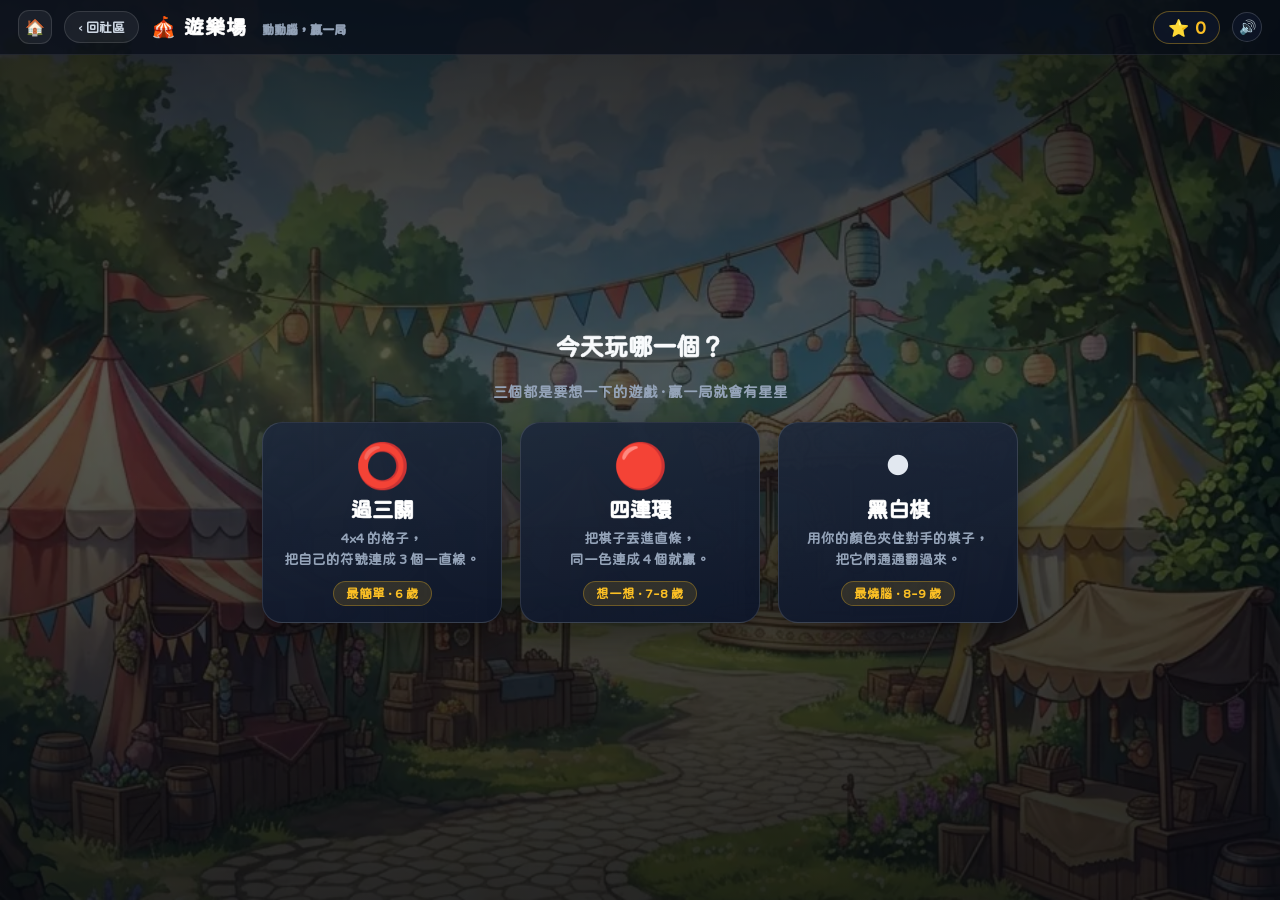
<file: playground.html>
<!doctype html>
<html lang="zh-Hant">
<head>
<meta charset="utf-8">
<meta name="viewport" content="width=device-width,initial-scale=1,viewport-fit=cover">
<title>🎪 遊樂場</title>
<link rel="icon" href="data:image/svg+xml,%3Csvg xmlns=%22http://www.w3.org/2000/svg%22 viewBox=%220 0 100 100%22%3E%3Ctext y=%22.92em%22 font-size=%2292%22%3E%F0%9F%90%B2%3C/text%3E%3C/svg%3E">
<style>
  *{box-sizing:border-box;-webkit-tap-highlight-color:transparent}
  html,body{margin:0;height:100%;overflow:hidden}
  body{font-family:"Noto Sans TC","PingFang TC","Microsoft JhengHei",system-ui,sans-serif;
    color:#e2e8f0;background:#0b1220}
  #bg{position:fixed;inset:0;background:url('images/bg_playground.webp') center/cover no-repeat;
    filter:brightness(.68) saturate(.95)}
  #bg::after{content:'';position:absolute;inset:0;
    background:linear-gradient(180deg,rgba(9,14,26,.82),rgba(9,14,26,.5) 42%,rgba(9,14,26,.8))}

  #app{position:relative;height:100%;display:flex;flex-direction:column}

  /* ---------- 頂部 ---------- */
  #topbar{display:flex;align-items:center;gap:12px;padding:10px 18px;flex:0 0 auto;
    background:rgba(8,13,24,.72);border-bottom:1px solid rgba(255,255,255,.08)}
  #backBtn{display:inline-flex;align-items:center;gap:6px;text-decoration:none;color:#cbd5e1;
    font-size:13px;font-weight:800;background:rgba(255,255,255,.06);border:1px solid rgba(255,255,255,.12);
    padding:7px 13px;border-radius:999px;transition:.18s}
  #backBtn:hover{background:rgba(255,255,255,.12);color:#fff}
  #homeBtn{display:inline-flex;align-items:center;justify-content:center;width:34px;height:34px;
    border-radius:11px;background:rgba(255,255,255,.06);border:1px solid rgba(255,255,255,.12);
    text-decoration:none;font-size:16px;line-height:1;transition:.18s}
  #homeBtn:hover{background:rgba(255,255,255,.14);transform:translateY(-1px)}
  #homeBtn:active{transform:scale(.94)}
  #title{font-size:16px;font-weight:900;letter-spacing:.06em;color:#fff}
  #title small{font-size:11px;font-weight:700;color:#94a3b8;letter-spacing:0;margin-left:8px}
  #stars{margin-left:auto;display:flex;align-items:center;gap:6px;font-size:15px;font-weight:900;
    color:#fbbf24;background:rgba(15,23,42,.75);border:1px solid rgba(251,191,36,.35);
    padding:5px 14px;border-radius:999px}
  #stars b{font-size:17px}

  /* ---------- 選單 ---------- */
  #stage{position:relative;flex:1 1 auto;min-height:0;display:flex}
  #picker{flex:1;display:flex;flex-direction:column;align-items:center;justify-content:center;
    gap:22px;padding:18px;overflow:auto}
  #picker h2{margin:0;font-size:20px;font-weight:900;color:#f8fafc}
  #picker p{margin:0;font-size:13px;color:#94a3b8;font-weight:700}
  #cards{display:flex;gap:18px;flex-wrap:wrap;justify-content:center}
  .gcard{width:240px;padding:20px 18px 16px;border-radius:20px;cursor:pointer;
    background:linear-gradient(170deg,rgba(30,41,59,.95),rgba(15,23,42,.98));
    border:1px solid rgba(255,255,255,.12);text-align:center;transition:.18s;
    box-shadow:0 14px 30px rgba(0,0,0,.35)}
  .gcard:hover{transform:translateY(-4px);border-color:rgba(251,191,36,.55);
    box-shadow:0 18px 40px rgba(251,191,36,.18)}
  .gcard .ico{font-size:44px;line-height:1;margin-bottom:10px}
  .gcard .nm{font-size:18px;font-weight:900;color:#fff;margin-bottom:6px}
  .gcard .ds{font-size:12px;font-weight:700;color:#94a3b8;line-height:1.55;min-height:38px}
  .gcard .tg{margin-top:12px;display:inline-block;font-size:11px;font-weight:800;color:#fbbf24;
    background:rgba(251,191,36,.13);border:1px solid rgba(251,191,36,.3);padding:4px 12px;border-radius:999px}

  /* ---------- 棋桌 ---------- */
  #table{flex:1;display:none;gap:16px;padding:14px 18px 18px;min-height:0}
  #table.on{display:flex}
  #boardWrap{flex:1 1 auto;min-width:0;min-height:0;display:flex;align-items:center;justify-content:center}
  #board{--cell:64px;--gap:6px;display:grid;gap:var(--gap);position:relative;
    padding:var(--gap);border-radius:18px}

  /* 棋盤外觀 */
  #board.ttt{grid-template-columns:repeat(4,var(--cell));grid-template-rows:repeat(4,var(--cell));
    background:rgba(10,16,28,.9);box-shadow:0 0 0 2px rgba(255,255,255,.14) inset,0 18px 40px rgba(0,0,0,.45)}
  #board.ttt .cell{background:linear-gradient(180deg,#26344a,#1a2434);border:1px solid rgba(255,255,255,.08);
    border-radius:12px;display:flex;align-items:center;justify-content:center;cursor:pointer;transition:.15s;
    font-size:calc(var(--cell)*.62);font-weight:900;line-height:1}
  #board.ttt .cell:hover{background:linear-gradient(180deg,#33445e,#212e42)}

  #board.c4{grid-template-columns:repeat(7,var(--cell));grid-template-rows:repeat(6,var(--cell));
    background:linear-gradient(180deg,#1d4ed8,#1e3a8a);border-radius:16px;
    box-shadow:0 12px 30px rgba(30,58,138,.5),0 0 0 3px rgba(255,255,255,.1) inset}
  #board.c4 .cell{background:transparent;display:flex;align-items:center;justify-content:center;
    cursor:pointer;position:relative}
  #board.c4 .cell::before{content:'';position:absolute;width:calc(var(--cell)*.84);height:calc(var(--cell)*.84);
    border-radius:50%;background:#0b1220;box-shadow:0 3px 8px rgba(0,0,0,.5) inset}
  #board.c4 .disc{position:relative;width:calc(var(--cell)*.84);height:calc(var(--cell)*.84);
    border-radius:50%;z-index:2;animation:drop .34s cubic-bezier(.2,.9,.3,1.2)}
  #board.c4 .disc.p1{background:radial-gradient(circle at 35% 30%,#fca5a5,#dc2626 70%);
    box-shadow:0 0 0 3px rgba(0,0,0,.25) inset,0 4px 10px rgba(0,0,0,.45)}
  #board.c4 .disc.p2{background:radial-gradient(circle at 35% 30%,#fde68a,#f59e0b 70%);
    box-shadow:0 0 0 3px rgba(0,0,0,.25) inset,0 4px 10px rgba(0,0,0,.45)}
  @keyframes drop{from{transform:translateY(-420%);opacity:.4}to{transform:translateY(0);opacity:1}}
  #board.c4 .disc.win{animation:pulse .5s infinite alternate}
  @keyframes pulse{from{box-shadow:0 0 0 4px rgba(255,255,255,.15)}to{box-shadow:0 0 0 7px rgba(255,255,255,.55)}}

  #board.rv{grid-template-columns:repeat(6,var(--cell));grid-template-rows:repeat(6,var(--cell));
    gap:2px;background:#14532d;border-radius:14px;box-shadow:0 0 0 3px rgba(255,255,255,.12) inset,
    0 12px 30px rgba(0,0,0,.45)}
  #board.rv .cell{background:#166534;display:flex;align-items:center;justify-content:center;
    cursor:pointer;position:relative}
  #board.rv .cell.hint::after{content:'';width:34%;height:34%;border-radius:50%;
    background:rgba(255,255,255,.55);box-shadow:0 0 8px rgba(255,255,255,.35);position:absolute}
  #board.rv .disc{width:calc(var(--cell)*.82);height:calc(var(--cell)*.82);border-radius:50%;
    animation:flipIn .3s ease}
  #board.rv .disc.p1{background:radial-gradient(circle at 35% 30%,#fff,#cbd5e1 70%);
    box-shadow:0 2px 6px rgba(0,0,0,.45)}
  #board.rv .disc.p2{background:radial-gradient(circle at 35% 30%,#475569,#0f172a 70%);
    box-shadow:0 2px 6px rgba(0,0,0,.45)}
  @keyframes flipIn{from{transform:rotateY(90deg) scale(.8)}to{transform:rotateY(0) scale(1)}}

  .cell.p1 .sym{color:#60a5fa}
  .cell.p2 .sym{color:#fbbf24}
  #board.ttt .cell.win{background:rgba(250,204,21,.22);box-shadow:0 0 0 2px rgba(250,204,21,.7) inset}

  /* ---------- 右側 ---------- */
  #side{flex:0 0 clamp(190px,21vw,250px);display:flex;flex-direction:column;gap:10px;min-height:0}
  .pane{background:rgba(15,23,42,.82);border:1px solid rgba(255,255,255,.1);border-radius:16px;padding:12px 14px}
  #gameTitle{font-size:17px;font-weight:900;color:#fff}
  #gameSub{font-size:11.5px;font-weight:700;color:#94a3b8;margin-top:3px;line-height:1.5}
  #status{font-size:14px;font-weight:900;color:#fbbf24;min-height:20px;text-align:center}
  .lbl{font-size:11px;font-weight:800;color:#64748b;letter-spacing:.08em;margin-bottom:7px}
  #diffRow{display:flex;gap:6px}
  .dbtn{flex:1;font:inherit;font-size:12px;font-weight:800;padding:7px 0;border-radius:10px;cursor:pointer;
    background:rgba(255,255,255,.06);color:#cbd5e1;border:1px solid rgba(255,255,255,.12);transition:.15s}
  .dbtn:hover{background:rgba(255,255,255,.12)}
  .dbtn.on{background:rgba(251,191,36,.18);color:#fde68a;border-color:rgba(251,191,36,.55)}
  .row2{display:flex;gap:8px}
  .btn{flex:1;font:inherit;font-size:13px;font-weight:900;padding:10px 0;border-radius:12px;cursor:pointer;
    border:1px solid rgba(255,255,255,.14);background:rgba(255,255,255,.07);color:#e2e8f0;transition:.15s}
  .btn:hover{background:rgba(255,255,255,.14)}
  .btn.pri{background:linear-gradient(180deg,#a78bfa,#7c3aed);border-color:transparent;color:#fff}
  .btn.pri:hover{filter:brightness(1.1)}
  #winsBox{font-size:12px;font-weight:800;color:#94a3b8;text-align:center}
  #winsBox b{color:#fbbf24;font-size:16px}
  #petSide{display:flex;align-items:center;gap:10px}
  #petSide img{width:64px;height:64px;object-fit:contain;filter:drop-shadow(0 6px 10px rgba(0,0,0,.5))}
  #petSide .say{font-size:12px;font-weight:800;color:#cbd5e1;line-height:1.45}

  /* ---------- 結果 ---------- */
  #overlay{position:absolute;inset:0;display:none;align-items:center;justify-content:center;
    background:rgba(6,10,20,.72);backdrop-filter:blur(3px);z-index:20}
  #overlay.on{display:flex}
  #ovBox{min-width:330px;background:linear-gradient(170deg,#1e293b,#0f172a);border:1px solid rgba(251,191,36,.45);
    border-radius:22px;padding:28px 34px;text-align:center;box-shadow:0 24px 60px rgba(0,0,0,.6);
    animation:pop .3s cubic-bezier(.2,.9,.3,1.3)}
  @keyframes pop{from{transform:scale(.86);opacity:0}to{transform:scale(1);opacity:1}}
  #ovIcon{font-size:44px;margin-bottom:6px}
  #ovMsg{font-size:19px;font-weight:900;color:#fff;margin-bottom:6px}
  #ovSub{font-size:13px;font-weight:700;color:#94a3b8;margin-bottom:18px}
  #ovBtns{display:flex;gap:10px;justify-content:center}
  #ovBtns .btn{flex:none;min-width:118px;white-space:nowrap;padding:11px 20px}

  #toast{position:fixed;left:50%;bottom:26px;transform:translate(-50%,20px);opacity:0;
    background:rgba(15,23,42,.95);border:1px solid rgba(251,191,36,.4);color:#fde68a;
    font-size:13px;font-weight:900;padding:9px 18px;border-radius:999px;pointer-events:none;
    transition:.25s;z-index:40}
  #toast.on{opacity:1;transform:translate(-50%,0)}
  /* ── 按鍵反應：每一顆按下去都要有「咔」的回饋 ── */
  .gcard{transition:transform .16s cubic-bezier(.2,.8,.3,1), box-shadow .16s}
  .gcard:hover{transform:translateY(-7px) scale(1.02);
    box-shadow:0 22px 48px rgba(0,0,0,.55),0 0 0 2px rgba(251,191,36,.45)}
  .gcard:active{transform:translateY(-2px) scale(.97)}
  .btn{transition:transform .1s, filter .1s, box-shadow .1s}
  .btn:hover:not(:disabled){filter:brightness(1.12)}
  .btn:active:not(:disabled){transform:translateY(2px) scale(.97)}
  .diff button{transition:transform .1s, background .1s}
  .diff button:active{transform:scale(.94)}

  @media (max-width:900px){
    #table{flex-direction:column;padding:10px}
    #side{flex:0 0 auto;display:grid;grid-template-columns:1fr 1fr;gap:8px}
    #petSide{display:none}
  }
</style>
<link rel="stylesheet" href="fonts/theme.css">
</head>
<body>
<div id="bg"></div>

<div id="app">
  <header id="topbar">
    <a id="homeBtn" href="index.html" title="回登入頁">🏠</a>
    <a id="backBtn" href="community.html">‹ 回社區</a>
    <div id="title">🎪 遊樂場 <small>動動腦，贏一局</small></div>
    <div id="stars">⭐ <b id="starN">0</b></div>
  </header>

  <main id="stage">
    <!-- 選遊戲 -->
    <section id="picker">
      <h2>今天玩哪一個？</h2>
      <p>三個都是要想一下的遊戲 · 贏一局就會有星星</p>
      <div id="cards">
        <div class="gcard" data-g="ttt">
          <div class="ico">⭕</div>
          <div class="nm">過三關</div>
          <div class="ds">4×4 的格子，<br>把自己的符號連成 3 個一直線。</div>
          <div class="tg">最簡單 · 6 歲</div>
        </div>
        <div class="gcard" data-g="c4">
          <div class="ico">🔴</div>
          <div class="nm">四連環</div>
          <div class="ds">把棋子丟進直條，<br>同一色連成 4 個就贏。</div>
          <div class="tg">想一想 · 7–8 歲</div>
        </div>
        <div class="gcard" data-g="rv">
          <div class="ico">⚫</div>
          <div class="nm">黑白棋</div>
          <div class="ds">用你的顏色夾住對手的棋子，<br>把它們通通翻過來。</div>
          <div class="tg">最燒腦 · 8–9 歲</div>
        </div>
      </div>
    </section>

    <!-- 棋桌 -->
    <section id="table">
      <div id="boardWrap"><div id="board"></div></div>
      <aside id="side">
        <div class="pane">
          <div id="gameTitle">—</div>
          <div id="gameSub"></div>
        </div>
        <div class="pane">
          <div id="status">—</div>
        </div>
        <div class="pane">
          <div class="lbl">電腦有多厲害</div>
          <div id="diffRow">
            <button class="dbtn" data-d="1">簡單</button>
            <button class="dbtn" data-d="2">普通</button>
            <button class="dbtn" data-d="3">困難</button>
          </div>
        </div>
        <div class="pane row2">
          <button class="btn pri" id="againBtn">再來一局</button>
          <button class="btn" id="switchBtn">換遊戲</button>
        </div>
        <div class="pane">
          <div id="petSide">
            <img id="petImg" alt="">
            <div class="say" id="petSay">加油！</div>
          </div>
        </div>
        <div class="pane">
          <div id="winsBox">今天贏了 <b id="winN">0</b> 局</div>
        </div>
      </aside>
    </section>

    <!-- 結果 -->
    <div id="overlay">
      <div id="ovBox">
        <div id="ovIcon">🎉</div>
        <div id="ovMsg"></div>
        <div id="ovSub"></div>
        <div id="ovBtns">
          <button class="btn pri" id="ovAgain">再玩一次</button>
          <button class="btn" id="ovSwitch">換一個</button>
        </div>
      </div>
    </div>
  </main>
</div>

<div id="toast"></div>

<script src="petlang.js"></script>
<script src="snd.js"></script>
<script src="juice.js"></script>
<script src="player.js"></script>
<script>
(function(){
  'use strict';

  /* ================= 共用 ================= */
  var STARS_KEY = 'dsh_stars', PET_KEY = 'dsh_pet', WON_KEY = 'dsh_won', DIFF_KEY = 'dsh_play_diff';
  var WIN_STARS = 2;
  var $ = function (id) { return document.getElementById(id); };

  var stars = parseInt(localStorage.getItem(STARS_KEY) || '0', 10) || 0;
  var winToday = 0;
  (function () {
    var today = new Date().toISOString().slice(0, 10);
    var raw = null;
    try { raw = JSON.parse(localStorage.getItem('dsh_play_wins') || 'null'); } catch (e) {}
    if (raw && raw.d === today) winToday = raw.n | 0;
    else localStorage.setItem('dsh_play_wins', JSON.stringify({ d: today, n: 0 }));
  })();
  var cur = null, busy = false, difficulty = parseInt(localStorage.getItem(DIFF_KEY) || '2', 10) || 2;

  function paintStars() { $('starN').textContent = stars; }
  function paintWins() { $('winN').textContent = winToday; }
  var BACK_KEY = 'dsh_back';
  var SESSION = { s: 0, m: 0, w: 0 };
  function addStar(n) {
    stars += n; SESSION.s += n; localStorage.setItem(STARS_KEY, stars); paintStars();
    if (window.Player) window.Player.pushSoon(1500);
  }
  function toast(msg) {
    var t = $('toast'); t.textContent = msg; t.classList.add('on');
    clearTimeout(toast._t); toast._t = setTimeout(function () { t.classList.remove('on'); }, 1600);
  }

  /* 音效 */
  var AC = null;
  function ac() {
    if (!AC) { try { AC = new (window.AudioContext || window.webkitAudioContext)(); } catch (e) { AC = null; } }
    if (AC && AC.state === 'suspended') { try { AC.resume(); } catch (e) {} }
    return AC;
  }
  function beep(freq, dur, type, gain) {
    if (window.SND && !window.SND.on()) return;
    var c = ac(); if (!c) return;
    var o = c.createOscillator(), g = c.createGain();
    o.type = type || 'sine'; o.frequency.value = freq;
    g.gain.setValueAtTime(0, c.currentTime);
    g.gain.linearRampToValueAtTime(gain || 0.08, c.currentTime + 0.012);
    g.gain.exponentialRampToValueAtTime(0.0001, c.currentTime + (dur || 0.12));
    o.connect(g); g.connect(c.destination);
    o.start(); o.stop(c.currentTime + (dur || 0.12) + 0.03);
  }
  var sfx = {
    tap:   function () { beep(520, 0.07, 'sine', 0.06); },
    put:   function () { beep(330, 0.1, 'triangle', 0.09); },
    ai:    function () { beep(240, 0.12, 'triangle', 0.07); },
    flip:  function () { beep(660, 0.08, 'sine', 0.06); setTimeout(function(){ beep(880, .07, 'sine', .05); }, 70); },
    win:   function () { [523, 659, 784, 1046].forEach(function (f, i) { setTimeout(function () { beep(f, 0.16, 'sine', 0.1); }, i * 110); }); },
    soft:  function () { beep(300, 0.16, 'sine', 0.06); setTimeout(function(){ beep(260, .22, 'sine', .05); }, 130); }
  };

  /* 彩帶 */
  function confetti() {
    var colors = ['#fbbf24', '#f472b6', '#60a5fa', '#34d399', '#f87171', '#c084fc'];
    for (var i = 0; i < 60; i++) {
      var d = document.createElement('i');
      var s = 6 + Math.random() * 7;
      d.style.cssText = 'position:fixed;z-index:60;pointer-events:none;width:' + s + 'px;height:' + s +
        'px;background:' + colors[i % colors.length] + ';border-radius:' + (Math.random() < .5 ? '50%' : '2px') +
        ';left:' + (window.innerWidth / 2 + (Math.random() - .5) * 260) + 'px;top:' +
        (window.innerHeight * 0.36) + 'px;';
      document.body.appendChild(d);
      (function (el) {
        var dx = (Math.random() - .5) * 620, dy = 320 + Math.random() * 420, rot = (Math.random() - .5) * 900;
        el.animate([
          { transform: 'translate(0,0) rotate(0deg)', opacity: 1 },
          { transform: 'translate(' + dx + 'px,' + dy + 'px) rotate(' + rot + 'deg)', opacity: 0 }
        ], { duration: 900 + Math.random() * 700, easing: 'cubic-bezier(.15,.7,.3,1)' })
          .onfinish = function () { el.remove(); };
      })(d);
    }
  }

  /* 寵物 */
  var STAGE_NAMES = ['蛋', '幼獸', '成獸', '龍', '金龍'];
  var petInfo = null;
  try { petInfo = JSON.parse(localStorage.getItem(PET_KEY) || 'null'); } catch (e) { petInfo = null; }
  function paintPet() {
    var img = $('petImg');
    if (petInfo && petInfo.k) {
      var s = Math.max(0, Math.min(4, petInfo.s | 0));
      img.src = 'pets/' + petInfo.k + '/0' + (s + 1) + '_' + STAGE_NAMES[s] + '.webp';
      img.alt = petInfo.n || '';
    } else {
      img.src = 'pets/fire_dragon/02_幼獸.webp';
      img.alt = '火苗龍';
    }
  }
  function petSay(t) { $('petSay').textContent = t; }
  /* 台詞交給 petlang.js：依成長階段給不同說法 */
  function petStageNow() { return petInfo && petInfo.k ? Math.max(0, Math.min(4, petInfo.s | 0)) : 1; }
  function petLine(key, opts) {
    if (!window.PetSay) return '';
    return window.PetSay.speak(key, petStageNow(), opts) || '';
  }
  function petSpeak(key, opts, fallback) {
    var t = petLine(key, opts);
    if (t) petSay(t);
    else if (fallback) petSay(fallback);
  }

  /* 贏一局：星星 + 記錄，讓社區頁可以進化 */
  function recordWin() {
    if (!petInfo || !petInfo.k) return;
    try {
      localStorage.setItem(WON_KEY, JSON.stringify({ k: petInfo.k, s: petInfo.s, n: petInfo.n, no: petInfo.no }));
    } catch (e) {}
  }
  function rewardWin() {
    addStar(WIN_STARS);
    SESSION.w += 1;
    winToday += 1;
    localStorage.setItem('dsh_play_wins', JSON.stringify({ d: new Date().toISOString().slice(0, 10), n: winToday }));
    paintWins();
    recordWin();
    sfx.win();
    confetti();
    if (window.Juice) {
      window.Juice.fx('win');
      window.Juice.banner('🎉 你贏了！+' + WIN_STARS + ' ⭐', { ms: 1400, target: boardEl });
      var br = boardEl.getBoundingClientRect();
      window.Juice.confetti(18, { x: br.left + br.width / 2, y: br.top + br.height * 0.42 });
    }
  }

  /* ================= 棋盤工具 ================= */
  var boardEl = $('board');
  function buildBoard(cols, rows, cls, onCell) {
    boardEl.className = cls;
    boardEl.innerHTML = '';
    var frag = document.createDocumentFragment();
    for (var r = 0; r < rows; r++) {
      for (var c = 0; c < cols; c++) {
        var d = document.createElement('div');
        d.className = 'cell';
        d.dataset.r = r; d.dataset.c = c;
        d.addEventListener('click', (function (rr, cc) {
          return function () { if (!busy) onCell(rr, cc); };
        })(r, c));
        frag.appendChild(d);
      }
    }
    boardEl.appendChild(frag);
    fitBoard(cols, rows);
  }
  function cellAt(r, c) { return boardEl.children[r * boardEl._cols + c]; }
  function fitBoard(cols, rows) {
    boardEl._cols = cols;
    var wrap = $('boardWrap');
    var w = wrap.clientWidth - 16, h = wrap.clientHeight - 16;
    var gap = rows > 6 ? 3 : 6;
    var cell = Math.floor(Math.min((w - gap * (cols + 1)) / cols, (h - gap * (rows + 1)) / rows));
    var cap = cols <= 4 ? 132 : 104;
    cell = Math.max(26, Math.min(cell, cap));
    boardEl.style.setProperty('--cell', cell + 'px');
    boardEl.style.setProperty('--gap', gap + 'px');
  }
  window.addEventListener('resize', function () {
    if (cur && cur.cols) fitBoard(cur.cols, cur.rows);
  });

  function showOverlay(icon, msg, sub) {
    $('ovIcon').textContent = icon;
    $('ovMsg').textContent = msg;
    $('ovSub').textContent = sub || '';
    $('overlay').classList.add('on');
  }
  function hideOverlay() { $('overlay').classList.remove('on'); }

  /* ================= 遊戲一：過三關 4×4（連 3） ================= */
  var TTT = {
    id: 'ttt', name: '過三關', cols: 4, rows: 4,
    sub: '4×4 · 連成 3 個一直線就贏',
    b: null, turn: 1, over: false, lines: null,
    init: function () {
      if (!this.lines) {
        var L = [], dirs = [[0, 1], [1, 0], [1, 1], [1, -1]];
        for (var r = 0; r < 4; r++) for (var c = 0; c < 4; c++) {
          for (var d = 0; d < 4; d++) {
            var tr = r + dirs[d][0] * 2, tc = c + dirs[d][1] * 2;
            if (tr < 0 || tr > 3 || tc < 0 || tc > 3) continue;
            L.push([r * 4 + c, (r + dirs[d][0]) * 4 + (c + dirs[d][1]), tr * 4 + tc]);
          }
        }
        this.lines = L;
      }
      this.b = new Array(16).fill(0);
      this.turn = 1; this.over = false;
    },
    render: function () {
      var self = this;
      buildBoard(4, 4, 'ttt', function (r, c) { self.play(r * 4 + c); });
      this.paint();
    },
    paint: function () {
      for (var i = 0; i < 16; i++) {
        var el = boardEl.children[i];
        el.className = 'cell' + (this.b[i] ? ' p' + this.b[i] : '');
        el.innerHTML = this.b[i] ? '<span class="sym">' + (this.b[i] === 1 ? '✕' : '◯') + '</span>' : '';
      }
    },
    win: function (b) {
      for (var i = 0; i < this.lines.length; i++) {
        var L = this.lines[i];
        if (b[L[0]] && b[L[0]] === b[L[1]] && b[L[1]] === b[L[2]]) return { who: b[L[0]], line: L };
      }
      return b.indexOf(0) < 0 ? { who: 0, line: null } : null;
    },
    play: function (i) {
      if (this.over || this.b[i]) return;
      this.b[i] = 1; sfx.put(); this.paint();
      var w = this.win(this.b);
      if (w) return this.end(w);
      this.turn = 2;
      var self = this;
      busy = true;
      $('status').textContent = '電腦在想…';
      setTimeout(function () { self.ai(); }, 380);
    },
    ai: function () {
      if (this.over) { busy = false; return; }
      var mv = this.pick();
      if (mv < 0) { busy = false; return; }
      this.b[mv] = 2; sfx.ai(); this.paint();
      $('status').textContent = '換你了';
      var w = this.win(this.b);
      busy = false;
      if (w) return this.end(w);
      this.turn = 1;
    },
    pick: function () {
      var empty = [];
      for (var i = 0; i < 16; i++) if (!this.b[i]) empty.push(i);
      if (!empty.length) return -1;
      /* 必勝 → 必擋 */
      for (var k = 0; k < empty.length; k++) {
        var t = this.b.slice(); t[empty[k]] = 2;
        var w1 = this.win(t);
        if (w1 && w1.who === 2) return empty[k];
      }
      for (var k2 = 0; k2 < empty.length; k2++) {
        var t2 = this.b.slice(); t2[empty[k2]] = 1;
        var w2 = this.win(t2);
        if (w2 && w2.who === 1) return empty[k2];
      }
      if (difficulty === 1) return empty[Math.floor(Math.random() * empty.length)];
      if (difficulty === 2) {
        var score = function (i) { return 6 - (Math.abs(i % 4 - 1.5) + Math.abs(Math.floor(i / 4) - 1.5)); };
        var best = empty.slice().sort(function (a, b) { return score(b) - score(a); });
        return best[Math.floor(Math.random() * Math.min(2, best.length))];
      }
      var res = this.mm(this.b.slice(), 2, 4, -1e9, 1e9);
      return res.move >= 0 ? res.move : empty[0];
    },
    mm: function (b, who, depth, alpha, beta) {
      var w = this.win(b);
      if (w) return { sc: w.who === 2 ? 100 + depth : w.who === 1 ? -100 - depth : 0, move: -1 };
      if (depth <= 0) return { sc: this.evalB(b), move: -1 };
      var best = { sc: who === 2 ? -1e9 : 1e9, move: -1 };
      for (var i = 0; i < 16; i++) {
        if (b[i]) continue;
        b[i] = who;
        var r = this.mm(b, 3 - who, depth - 1, alpha, beta);
        b[i] = 0;
        if (who === 2) {
          if (r.sc > best.sc) best = { sc: r.sc, move: i };
          alpha = Math.max(alpha, r.sc);
        } else {
          if (r.sc < best.sc) best = { sc: r.sc, move: i };
          beta = Math.min(beta, r.sc);
        }
        if (beta <= alpha) break;
      }
      return best;
    },
    evalB: function (b) {
      var s = 0;
      for (var i = 0; i < this.lines.length; i++) {
        var L = this.lines[i], a = b[L[0]], c = b[L[1]], d = b[L[2]];
        if (a === 2 && c === 2 && d === 2) s += 100;
        else if (a === 1 && c === 1 && d === 1) s -= 100;
        else {
          var mine = (a === 2) + (c === 2) + (d === 2), opp = (a === 1) + (c === 1) + (d === 1);
          if (mine && !opp) s += mine * 4;
          if (opp && !mine) s -= opp * 4;
        }
      }
      return s;
    },
    end: function (w) {
      this.over = true;
      if (w.who === 1) {
        for (var i = 0; i < (w.line || []).length; i++) boardEl.children[w.line[i]].classList.add('win');
        this.finish('win');
      } else if (w.who === 2) {
        this.finish('lose');
      } else {
        this.finish('draw');
      }
    },
    finish: function (kind) { finishGame(kind); }
  };

  /* ================= 遊戲二：四連環（7×6） ================= */
  var C4 = {
    id: 'c4', name: '四連環', cols: 7, rows: 6,
    sub: '7×6 · 同一色連成 4 個就贏',
    b: null, over: false,
    init: function () {
      this.b = []; for (var r = 0; r < 6; r++) this.b.push(new Array(7).fill(0));
      this.over = false;
    },
    render: function () {
      var self = this;
      buildBoard(7, 6, 'c4', function (r, c) { self.play(c); });
    },
    dropRow: function (b, c) {
      for (var r = 5; r >= 0; r--) if (!b[r][c]) return r;
      return -1;
    },
    win: function (b) {
      var dirs = [[0, 1], [1, 0], [1, 1], [1, -1]];
      for (var r = 0; r < 6; r++) for (var c = 0; c < 7; c++) {
        var v = b[r][c]; if (!v) continue;
        for (var d = 0; d < 4; d++) {
          var cells = [];
          for (var k = 0; k < 4; k++) {
            var rr = r + dirs[d][0] * k, cc = c + dirs[d][1] * k;
            if (rr < 0 || rr > 5 || cc < 0 || cc > 6 || b[rr][cc] !== v) { cells = null; break; }
            cells.push(rr * 7 + cc);
          }
          if (cells) return { who: v, cells: cells };
        }
      }
      for (var r2 = 0; r2 < 6; r2++) if (b[r2].indexOf(0) >= 0) return null;
      return { who: 0, cells: null };
    },
    play: function (c) {
      if (this.over) return;
      var r = this.dropRow(this.b, c);
      if (r < 0) { toast('這一條滿了'); return; }
      this.b[r][c] = 1;
      this.draw(r, c, 1); sfx.put();
      var w = this.win(this.b);
      if (w) return this.end(w);
      var self = this;
      busy = true;
      $('status').textContent = '電腦在想…';
      setTimeout(function () { self.ai(); }, 420);
    },
    draw: function (r, c, who) {
      var el = boardEl.children[r * 7 + c];
      var d = document.createElement('div');
      d.className = 'disc p' + who;
      el.appendChild(d);
    },
    ai: function () {
      if (this.over) { busy = false; return; }
      var c = this.pick();
      if (c < 0) { busy = false; return; }
      var r = this.dropRow(this.b, c);
      this.b[r][c] = 2; this.draw(r, c, 2); sfx.ai();
      $('status').textContent = '換你了';
      var w = this.win(this.b);
      busy = false;
      if (w) return this.end(w);
    },
    pick: function () {
      var order = [3, 2, 4, 1, 5, 0, 6];
      var legal = order.filter(function (c) { return this.dropRow(this.b, c) >= 0; }, this);
      if (!legal.length) return -1;
      var self = this;
      /* 先看自己能不能贏 */
      for (var i = 0; i < legal.length; i++) {
        var t = this.copy(); t[this.dropRow(t, legal[i])][legal[i]] = 2;
        var w1 = this.win(t);
        if (w1 && w1.who === 2) return legal[i];
      }
      /* 再看要不要擋 */
      for (var j = 0; j < legal.length; j++) {
        var t2 = this.copy(); t2[this.dropRow(t2, legal[j])][legal[j]] = 1;
        var w2 = this.win(t2);
        if (w2 && w2.who === 1) return legal[j];
      }
      if (difficulty === 1) return legal[Math.floor(Math.random() * legal.length)];
      var depth = difficulty === 2 ? 2 : 4;
      var best = this.mm(this.copy(), 2, depth, -1e9, 1e9);
      return best.move >= 0 ? best.move : legal[0];
    },
    copy: function () { return this.b.map(function (r) { return r.slice(); }); },
    mm: function (b, who, depth, alpha, beta) {
      var w = this.win(b);
      if (w) return { sc: w.who === 2 ? 1000 + depth * 10 : w.who === 1 ? -1000 - depth * 10 : 0, move: -1 };
      if (depth <= 0) return { sc: this.evalB(b), move: -1 };
      var order = [3, 2, 4, 1, 5, 0, 6], best = { sc: who === 2 ? -1e9 : 1e9, move: -1 };
      for (var i = 0; i < 7; i++) {
        var c = order[i], r = this.dropRow(b, c);
        if (r < 0) continue;
        b[r][c] = who;
        var res = this.mm(b, 3 - who, depth - 1, alpha, beta);
        b[r][c] = 0;
        if (who === 2) {
          if (res.sc > best.sc) best = { sc: res.sc, move: c };
          alpha = Math.max(alpha, res.sc);
        } else {
          if (res.sc < best.sc) best = { sc: res.sc, move: c };
          beta = Math.min(beta, res.sc);
        }
        if (beta <= alpha) break;
      }
      return best;
    },
    evalB: function (b) {
      var s = 0, dirs = [[0, 1], [1, 0], [1, 1], [1, -1]];
      for (var r = 0; r < 6; r++) for (var c = 0; c < 7; c++) {
        for (var d = 0; d < 4; d++) {
          var mine = 0, opp = 0, ok = true;
          for (var k = 0; k < 4; k++) {
            var rr = r + dirs[d][0] * k, cc = c + dirs[d][1] * k;
            if (rr < 0 || rr > 5 || cc < 0 || cc > 6) { ok = false; break; }
            if (b[rr][cc] === 2) mine++; else if (b[rr][cc] === 1) opp++;
          }
          if (!ok) continue;
          if (mine && !opp) s += [0, 1, 6, 40][mine];
          if (opp && !mine) s -= [0, 1, 6, 40][opp];
        }
      }
      for (var r2 = 0; r2 < 6; r2++) for (var c2 = 0; c2 < 7; c2++) {
        if (b[r2][c2] === 2) s += (3 - Math.abs(c2 - 3));
        if (b[r2][c2] === 1) s -= (3 - Math.abs(c2 - 3));
      }
      return s;
    },
    end: function (w) {
      this.over = true;
      if (w.cells) w.cells.forEach(function (i) { boardEl.children[i].querySelector('.disc').classList.add('win'); });
      if (w.who === 1) this.finish('win'); else if (w.who === 2) this.finish('lose'); else this.finish('draw');
    },
    finish: function (k) { finishGame(k); }
  };

  /* ================= 遊戲三：黑白棋 6×6 ================= */
  var RV = {
    id: 'rv', name: '黑白棋', cols: 6, rows: 6,
    sub: '6×6 · 夾住對手的棋子就把它翻面',
    b: null, over: false, myTurn: true,
    init: function () {
      this.b = []; for (var r = 0; r < 6; r++) this.b.push(new Array(6).fill(0));
      this.b[2][2] = 1; this.b[3][3] = 1;   /* 你＝白（1） */
      this.b[2][3] = 2; this.b[3][2] = 2;   /* 電腦＝黑（2） */
      this.over = false; this.myTurn = true;
    },
    render: function () {
      var self = this;
      buildBoard(6, 6, 'rv', function (r, c) { self.play(r, c); });
      this.paint();
      this.markHints();
    },
    paint: function () {
      for (var r = 0; r < 6; r++) for (var c = 0; c < 6; c++) {
        var el = boardEl.children[r * 6 + c], v = this.b[r][c];
        var want = v ? '<div class="disc p' + v + '"></div>' : '';
        if (el.innerHTML !== want) el.innerHTML = want;
      }
    },
    markHints: function () {
      for (var r = 0; r < 6; r++) for (var c = 0; c < 6; c++) {
        var el = boardEl.children[r * 6 + c];
        var ok = this.myTurn && !this.over && !this.b[r][c] && this.flips(r, c, 1).length > 0;
        el.classList.toggle('hint', ok);
      }
    },
    flips: function (r, c, who) {
      if (this.b[r][c]) return [];
      var out = [], dirs = [[-1, -1], [-1, 0], [-1, 1], [0, -1], [0, 1], [1, -1], [1, 0], [1, 1]];
      for (var d = 0; d < 8; d++) {
        var rr = r + dirs[d][0], cc = c + dirs[d][1], line = [];
        while (rr >= 0 && rr < 6 && cc >= 0 && cc < 6 && this.b[rr][cc] === 3 - who) {
          line.push(rr * 6 + cc); rr += dirs[d][0]; cc += dirs[d][1];
        }
        if (line.length && rr >= 0 && rr < 6 && cc >= 0 && cc < 6 && this.b[rr][cc] === who) {
          out = out.concat(line);
        }
      }
      return out;
    },
    any: function (who) {
      for (var r = 0; r < 6; r++) for (var c = 0; c < 6; c++) {
        if (!this.b[r][c] && this.flips(r, c, who).length) return true;
      }
      return false;
    },
    play: function (r, c) {
      if (this.over || !this.myTurn) return;
      var f = this.flips(r, c, 1);
      if (!f.length) { toast('這裡不行，要夾住對手的棋子'); return; }
      this.b[r][c] = 1;
      for (var i = 0; i < f.length; i++) this.b[Math.floor(f[i] / 6)][f[i] % 6] = 1;
      sfx.flip(); this.paint();
      this.myTurn = false; this.markHints();
      var self = this;
      busy = true;
      $('status').textContent = '電腦在想…';
      setTimeout(function () { self.aiTurn(); }, 420);
    },
    aiTurn: function () {
      if (this.over) { busy = false; return; }
      if (!this.any(2)) {
        if (!this.any(1)) { busy = false; return this.end(); }
        toast('電腦沒地方下，換你');
        this.myTurn = true; this.markHints();
        $('status').textContent = '換你了';
        busy = false;
        return;
      }
      var mv = this.pick();
      if (!mv) { busy = false; this.end(); return; }
      var f = this.flips(mv[0], mv[1], 2);
      this.b[mv[0]][mv[1]] = 2;
      for (var i = 0; i < f.length; i++) this.b[Math.floor(f[i] / 6)][f[i] % 6] = 2;
      sfx.ai(); this.paint();
      if (!this.any(1)) {
        if (!this.any(2)) { busy = false; return this.end(); }
        toast('你沒地方下，電腦再下一次');
        var self2 = this;
        setTimeout(function () { self2.aiTurn(); }, 700);
        return;
      }
      this.myTurn = true; this.markHints();
      $('status').textContent = '換你了';
      busy = false;
    },
    pick: function () {
      var moves = [];
      for (var r = 0; r < 6; r++) for (var c = 0; c < 6; c++) {
        if (!this.b[r][c] && this.flips(r, c, 2).length) moves.push([r, c]);
      }
      if (!moves.length) return null;
      if (difficulty === 1) return moves[Math.floor(Math.random() * moves.length)];
      var depth = difficulty === 2 ? 1 : 3;
      var best = this.mm(this.copy(), 2, depth, -1e9, 1e9);
      if (best.move && this.flips(best.move[0], best.move[1], 2).length) return best.move;
      return moves[0];
    },
    copy: function () { return this.b.map(function (r) { return r.slice(); }); },
    W: [[ 60, -12,  4,  4, -12,  60],
        [-12, -20,  1,  1, -20, -12],
        [  4,   1,  2,  2,   1,   4],
        [  4,   1,  2,  2,   1,   4],
        [-12, -20,  1,  1, -20, -12],
        [ 60, -12,  4,  4, -12,  60]],
    mm: function (b, who, depth, alpha, beta) {
      var self = this;
      var moves = [];
      for (var r = 0; r < 6; r++) for (var c = 0; c < 6; c++) {
        if (!b[r][c] && this.flipsOn(b, r, c, who).length) moves.push([r, c]);
      }
      if (!moves.length) {
        if (!this.anyOn(b, 3 - who)) return { sc: this.evalB(b), move: null };
        return this.mm(b, 3 - who, depth, alpha, beta);
      }
      if (depth <= 0) return { sc: this.evalB(b), move: moves[0] };
      var best = { sc: who === 2 ? -1e9 : 1e9, move: moves[0] };
      for (var i = 0; i < moves.length; i++) {
        var nb = b.map(function (x) { return x.slice(); });
        var mv = moves[i], f = this.flipsOn(b, mv[0], mv[1], who);
        nb[mv[0]][mv[1]] = who;
        for (var k = 0; k < f.length; k++) nb[Math.floor(f[k] / 6)][f[k] % 6] = who;
        var res = this.mm(nb, 3 - who, depth - 1, alpha, beta);
        if (who === 2) {
          if (res.sc > best.sc) best = { sc: res.sc, move: mv };
          alpha = Math.max(alpha, res.sc);
        } else {
          if (res.sc < best.sc) best = { sc: res.sc, move: mv };
          beta = Math.min(beta, res.sc);
        }
      }
      return best;
    },
    flipsOn: function (b, r, c, who) {
      if (b[r][c]) return [];
      var out = [], dirs = [[-1, -1], [-1, 0], [-1, 1], [0, -1], [0, 1], [1, -1], [1, 0], [1, 1]];
      for (var d = 0; d < 8; d++) {
        var rr = r + dirs[d][0], cc = c + dirs[d][1], line = [];
        while (rr >= 0 && rr < 6 && cc >= 0 && cc < 6 && b[rr][cc] === 3 - who) {
          line.push(rr * 6 + cc); rr += dirs[d][0]; cc += dirs[d][1];
        }
        if (line.length && rr >= 0 && rr < 6 && cc >= 0 && cc < 6 && b[rr][cc] === who) out = out.concat(line);
      }
      return out;
    },
    anyOn: function (b, who) {
      for (var r = 0; r < 6; r++) for (var c = 0; c < 6; c++) {
        if (!b[r][c] && this.flipsOn(b, r, c, who).length) return true;
      }
      return false;
    },
    evalB: function (b) {
      var s = 0;
      for (var r = 0; r < 6; r++) for (var c = 0; c < 6; c++) {
        if (b[r][c] === 2) s += this.W[r][c];
        else if (b[r][c] === 1) s -= this.W[r][c];
      }
      return s;
    },
    end: function () {
      this.over = true;
      var mine = 0, theirs = 0;
      for (var r = 0; r < 6; r++) for (var c = 0; c < 6; c++) {
        if (this.b[r][c] === 1) mine++; else if (this.b[r][c] === 2) theirs++;
      }
      if (mine > theirs) { $('status').textContent = mine + ' : ' + theirs; this.finish('win'); }
      else if (theirs > mine) { $('status').textContent = mine + ' : ' + theirs; this.finish('lose'); }
      else { $('status').textContent = mine + ' : ' + theirs; this.finish('draw'); }
    },
    finish: function (k) { finishGame(k); }
  };

  /* ================= 結束 ================= */
  function finishGame(kind) {
    busy = false;
    if (kind === 'win') {
      rewardWin();
      petSpeak('win', { force: true }, '好厲害！');
      showOverlay('🎉', '你贏了！', '⭐ +' + WIN_STARS + ' 顆星星');
    } else if (kind === 'lose') {
      sfx.soft();
      petSpeak('lose', { force: true }, '再試一次，你可以的');
      showOverlay('💪', '電腦贏了', '沒關係，再挑戰一次');
    } else {
      sfx.soft();
      petSpeak('draw', { force: true }, '平手也很厲害');
      showOverlay('🤝', '平手', '再玩一局分高下');
    }
  }

  /* ================= 進出棋桌 ================= */
  var GAMES = { ttt: TTT, c4: C4, rv: RV };

  function startGame(id) {
    cur = GAMES[id];
    if (!cur) return;
    hideOverlay();
    $('picker').style.display = 'none';
    $('table').classList.add('on');
    $('gameTitle').textContent = cur.name;
    $('gameSub').textContent = cur.sub;
    $('status').textContent = '換你了';
    petSpeak('greet', { force: true }, '加油！');
    busy = false;
    cur.init();
    cur.render();
    paintDiff();
    try { localStorage.setItem('dsh_play_last', id); } catch (e) {}
  }

  function toPicker() {
    cur = null;
    $('table').classList.remove('on');
    $('picker').style.display = '';
    hideOverlay();
    boardEl.innerHTML = '';
  }

  function paintDiff() {
    var btns = document.querySelectorAll('.dbtn');
    for (var i = 0; i < btns.length; i++) {
      btns[i].classList.toggle('on', parseInt(btns[i].dataset.d, 10) === difficulty);
    }
  }

  /* 事件 */
  document.getElementById('cards').addEventListener('click', function (e) {
    var card = e.target.closest('.gcard');
    if (card) { sfx.tap(); startGame(card.dataset.g); }
  });
  $('againBtn').addEventListener('click', function () {
    sfx.tap(); hideOverlay(); busy = false;
    $('status').textContent = '換你了';
    cur.init(); cur.render(); cur.paint && cur.paint();
    if (cur.id === 'rv') { cur.paint(); cur.markHints(); }
  });
  $('switchBtn').addEventListener('click', function () { sfx.tap(); toPicker(); });
  $('ovAgain').addEventListener('click', function () { $('againBtn').click(); });
  $('ovSwitch').addEventListener('click', function () { sfx.tap(); toPicker(); });
  $('diffRow').addEventListener('click', function (e) {
    var b = e.target.closest('.dbtn'); if (!b) return;
    difficulty = parseInt(b.dataset.d, 10);
    localStorage.setItem(DIFF_KEY, difficulty);
    paintDiff(); sfx.tap();
    toast(['', '電腦會讓步', '正常發揮', '電腦很認真'][difficulty]);
  });

  /* 啟動 */
  paintStars(); paintWins(); paintPet(); paintDiff();
  /* 回社區前把這一趟的收成記下來，讓社區頁演「帶回家」那一段 */
  (function () {
    var back = document.getElementById('backBtn');
    if (!back) return;
    back.addEventListener('click', function () {
      if (!SESSION.s && !SESSION.w) return;
      try {
        localStorage.setItem(BACK_KEY, JSON.stringify({
          s: SESSION.s, m: 0, w: SESSION.w,
          k: petInfo && petInfo.k, no: petInfo && petInfo.no, t: Date.now()
        }));
      } catch (e) {}
    });
  })();
  if (window.SND) { window.SND.mount(document.getElementById('topbar')); window.SND.bgm('prontera.mp3', 0.22, { start: 6.4 }); }
  if (window.Player) window.Player.mount(document.getElementById('topbar'));

  var m = location.search.match(/[?&]game=(ttt|c4|rv)/);
  if (m) startGame(m[1]);

  /* 測試鉤子 */
  window.__pg = {
    GAMES: GAMES,
    get state() { return cur ? { id: cur.id, over: cur.over, b: cur.b } : null; },
    start: startGame, picker: toPicker,
    setDiff: function (d) { difficulty = d; paintDiff(); },
    stars: function () { return stars; }
  };
})();
</script>
</body>
</html>
</file>
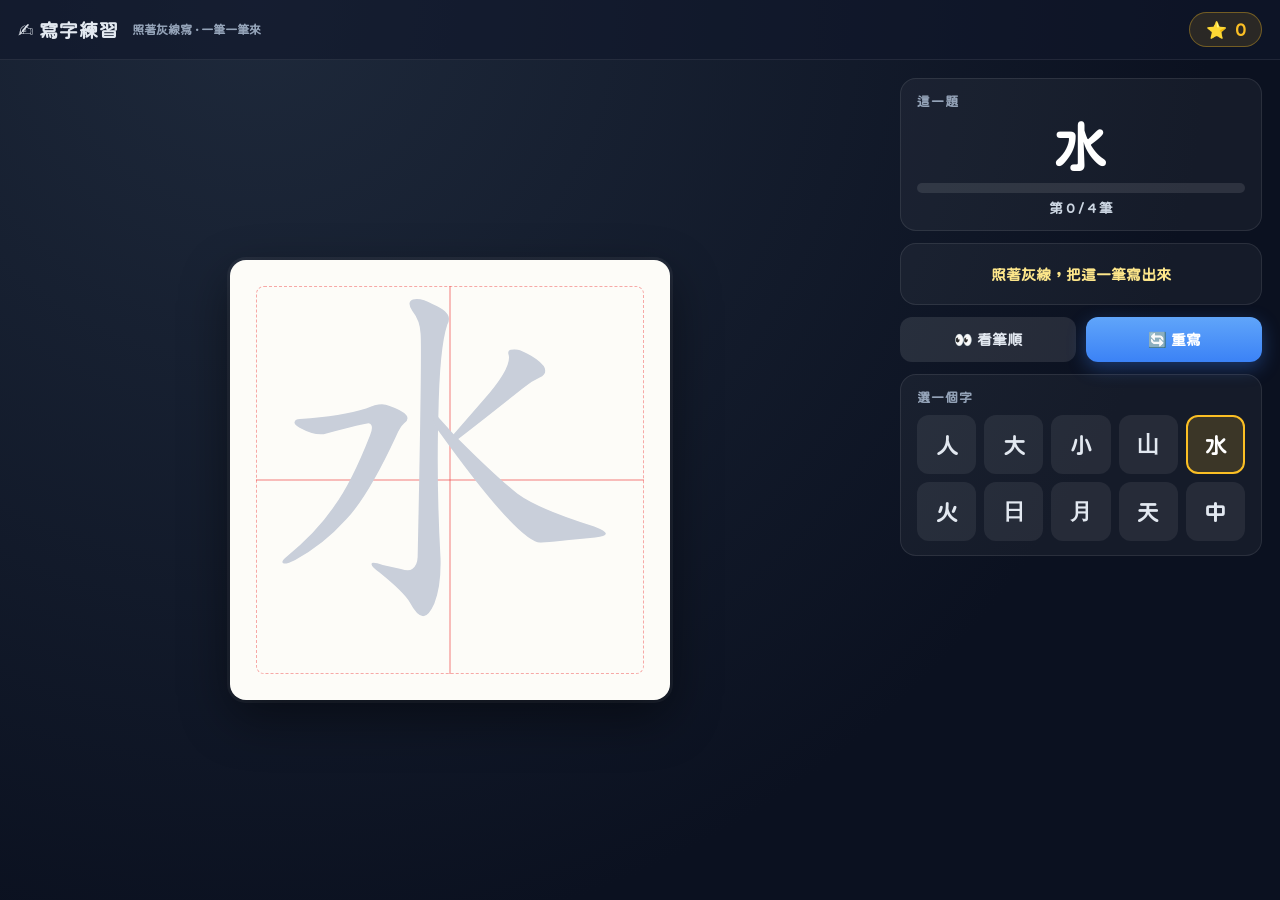
<file: writing.html>
<!DOCTYPE html>
<html lang="zh-Hant">
<head>
<meta charset="utf-8">
<meta name="viewport" content="width=device-width,initial-scale=1">
<title>寫字練習 demo</title>
<link rel="icon" href="data:image/svg+xml,%3Csvg xmlns=%22http://www.w3.org/2000/svg%22 viewBox=%220 0 100 100%22%3E%3Ctext y=%22.92em%22 font-size=%2292%22%3E%F0%9F%90%B2%3C/text%3E%3C/svg%3E">
<style>
  :root{
    --ink:#0f172a; --ink2:#16213c; --gold:#fbbf24; --blue:#3b82f6;
    --paper:#fdfcf8;
  }
  *{box-sizing:border-box;-webkit-tap-highlight-color:transparent}
  html,body{height:100%;margin:0}
  body{
    font-family:"Microsoft JhengHei","Noto Sans TC",system-ui,sans-serif;
    background:radial-gradient(circle at 20% 0%,#1e293b,#0b1120 70%);
    color:#e2e8f0;display:flex;flex-direction:column;overflow:hidden;
  }

  header{
    flex:none;display:flex;align-items:center;gap:14px;padding:12px 18px;
    border-bottom:1px solid rgba(255,255,255,.08);background:rgba(15,23,42,.6);
  }
  header h1{margin:0;font-size:19px;letter-spacing:.04em}
  header .sub{font-size:12px;color:#94a3b8;font-weight:700}
  .stars{margin-left:auto;display:flex;align-items:center;gap:8px;
    background:rgba(251,191,36,.12);border:1px solid rgba(251,191,36,.35);
    border-radius:999px;padding:6px 16px;font-weight:900;color:var(--gold);font-size:17px}

  main{flex:1;display:flex;min-height:0}

  /* ── 左：田字格 ── */
  #left{flex:1;display:flex;align-items:center;justify-content:center;padding:22px;min-width:0}
  #gridBox{
    position:relative;width:min(52vh,440px);aspect-ratio:1/1;
    background:var(--paper);border-radius:16px;
    box-shadow:0 18px 50px rgba(0,0,0,.45), 0 0 0 3px rgba(255,255,255,.06);
    transition:box-shadow .25s, transform .25s;
  }
  /* 田字格：外框 + 十字虛線 */
  #gridBox::before,#gridBox::after{
    content:"";position:absolute;pointer-events:none;
  }
  #gridBox::before{
    inset:6%;border:1px dashed rgba(239,68,68,.45);border-radius:8px;
  }
  #gridBox::after{
    inset:6%;
    background:
      linear-gradient(to right, transparent calc(50% - .8px), rgba(239,68,68,.35) calc(50% - .8px), rgba(239,68,68,.35) calc(50% + .8px), transparent calc(50% + .8px)),
      linear-gradient(to bottom, transparent calc(50% - .8px), rgba(239,68,68,.35) calc(50% - .8px), rgba(239,68,68,.35) calc(50% + .8px), transparent calc(50% + .8px));
  }
  #hz{position:absolute;inset:0;z-index:2}
  #hz svg{display:block;width:100%;height:100%;touch-action:none}
  #gridBox.ok{box-shadow:0 0 0 4px rgba(34,197,94,.55), 0 18px 50px rgba(0,0,0,.45)}
  #gridBox.bad{transform:translateX(-3px);box-shadow:0 0 0 4px rgba(239,68,68,.45), 0 18px 50px rgba(0,0,0,.45)}

  /* 完成印章：貼在格子下緣，不遮住剛寫好的字 */
  #stamp{position:absolute;left:0;right:0;bottom:14px;margin:0 auto;width:max-content;
    font-size:19px;font-weight:900;color:#fff;background:rgba(34,197,94,.95);
    padding:8px 22px;border-radius:999px;box-shadow:0 8px 24px rgba(34,197,94,.4);
    pointer-events:none;opacity:0;z-index:3}
  #stamp.show{animation:stampIn .7s cubic-bezier(.2,1.4,.4,1) forwards}
  @keyframes stampIn{
    0%{opacity:0;transform:scale(.3) rotate(-14deg)}
    55%{opacity:1;transform:scale(1.12) rotate(-6deg)}
    100%{opacity:1;transform:scale(1) rotate(-6deg)}
  }

  /* ── 右：資訊 ── */
  #right{
    flex:none;width:min(38vw,380px);display:flex;flex-direction:column;gap:12px;
    padding:18px 18px 18px 0;min-height:0;
  }
  .card{background:rgba(255,255,255,.045);border:1px solid rgba(255,255,255,.09);
    border-radius:16px;padding:14px 16px}
  .card h2{margin:0 0 10px;font-size:13px;letter-spacing:.08em;color:#94a3b8;font-weight:800}
  #bigChar{font-size:54px;font-weight:900;line-height:1;color:#fff;text-align:center;letter-spacing:.05em}

  #prog{height:10px;border-radius:999px;background:rgba(255,255,255,.1);overflow:hidden;margin:10px 0 6px}
  #progFill{height:100%;width:0;border-radius:999px;background:linear-gradient(90deg,#38bdf8,#22c55e);transition:width .25s}
  #progTxt{font-size:13px;color:#cbd5e1;font-weight:800;text-align:center}

  #say{min-height:44px;display:flex;align-items:center;justify-content:center;
    font-size:15px;font-weight:900;color:#fde68a;text-align:center;line-height:1.4}

  .btns{display:flex;gap:10px}
  button{font-family:inherit;font-weight:900;border:0;border-radius:12px;cursor:pointer;
    padding:13px 10px;font-size:15px;transition:transform .1s,filter .15s}
  button:active{transform:translateY(1px)}
  .bGhost{flex:1;background:rgba(255,255,255,.1);color:#e2e8f0}
  .bGhost:hover{background:rgba(255,255,255,.18)}
  .bMain{flex:1;background:linear-gradient(180deg,#60a5fa,#3b82f6);color:#fff;
    box-shadow:0 6px 18px rgba(59,130,246,.35)}
  .bMain:hover{filter:brightness(1.08)}

  /* 字卡 */
  #chars{display:grid;grid-template-columns:repeat(5,1fr);gap:8px}
  .ch{aspect-ratio:1/1;display:flex;align-items:center;justify-content:center;
    font-size:22px;font-weight:900;color:#e2e8f0;background:rgba(255,255,255,.07);
    border:2px solid transparent;border-radius:12px;cursor:pointer;transition:all .15s}
  .ch:hover{background:rgba(255,255,255,.14)}
  .ch.sel{border-color:var(--gold);background:rgba(251,191,36,.16);color:#fff}
  .ch.done::after{content:"✓";position:absolute;font-size:11px;color:#22c55e;transform:translate(14px,-14px)}
  .ch{position:relative}

  @media (max-width:820px){
    main{flex-direction:column}
    #right{width:100%;padding:0 18px 18px}
    #left{padding:14px}
  }
</style>
<link rel="stylesheet" href="fonts/theme.css">
</head>
<body>

<header>
  <h1>✍️ 寫字練習</h1>
  <span class="sub">照著灰線寫 · 一筆一筆來</span>
  <span class="stars">⭐ <span id="starCount">0</span></span>
</header>

<main>
  <section id="left">
    <div id="gridBox">
      <div id="hz"></div>
      <div id="stamp">✓ 寫對了</div>
    </div>
  </section>

  <aside id="right">
    <div class="card">
      <h2>這一題</h2>
      <div id="bigChar">水</div>
      <div id="prog"><div id="progFill"></div></div>
      <div id="progTxt">第 0 / 4 筆</div>
    </div>

    <div class="card" style="padding:8px 12px">
      <div id="say">照著灰線，把這一筆寫出來</div>
    </div>

    <div class="btns">
      <button class="bGhost" id="btnShow">👀 看筆順</button>
      <button class="bMain" id="btnRedo">🔄 重寫</button>
    </div>

    <div class="card">
      <h2>選一個字</h2>
      <div id="chars"></div>
    </div>
  </aside>
</main>

<script src="hw/hanzi-writer.min.js"></script>
<script src="hw/hwdata1.js"></script>
<script>
(function(){
  'use strict';

  var CHARS = ['人','大','小','山','水','火','日','月','天','中'];
  var STARS_KEY = 'dsh_stars';
  var REWARD = 2;

  var starEl  = document.getElementById('starCount');
  var bigChar = document.getElementById('bigChar');
  var progFill= document.getElementById('progFill');
  var progTxt = document.getElementById('progTxt');
  var sayEl   = document.getElementById('say');
  var boxEl   = document.getElementById('gridBox');
  var stampEl = document.getElementById('stamp');
  var charsEl = document.getElementById('chars');

  var stars = 0;
  try { stars = Math.max(0, parseInt(localStorage.getItem(STARS_KEY) || '0', 10) || 0); } catch(e){ stars = 0; }
  function paintStars(){ starEl.textContent = stars; }
  function addStars(n){
    stars += n; paintStars();
    try { localStorage.setItem(STARS_KEY, String(stars)); } catch(e){}
  }
  paintStars();

  var writer = null;
  var char = '水';
  var total = 0;
  var doneCount = 0;
  var mistakes = 0;
  var finished = false;
  var doneSet = {};

  function dataLoader(ch, onComplete){
    var d = window.HWD && window.HWD[ch];
    if (!d){ sayEl.textContent = '這個字還沒有筆畫資料'; return; }
    onComplete(d);
  }

  function makeWriter(){
    document.getElementById('hz').innerHTML = '';
    writer = HanziWriter.create('hz', char, {
      width: 400, height: 400, padding: 14,
      showOutline: true,
      showCharacter: false,
      strokeColor: '#1e293b',
      outlineColor: '#c9cfda',
      drawingColor: '#2563eb',
      drawingWidth: 12,
      highlightColor: '#f59e0b',
      radicalColor: null,
      strokeAnimationSpeed: 1,
      delayBetweenStrokes: 260,
      strokeFadeDuration: 260,
      charDataLoader: dataLoader
    });
  }

  function startQuiz(){
    finished = false;
    doneCount = 0;
    mistakes = 0;
    stampEl.classList.remove('show');
    boxEl.classList.remove('ok','bad');
    total = (window.HWD[char] && window.HWD[char].strokes.length) || 0;
    paintProgress();
    sayEl.textContent = '照著灰線，把這一筆寫出來';
    writer.quiz({
      showHintAfterMisses: 2,
      highlightOnComplete: true,
      onCorrectStroke: function(s){
        doneCount = s.strokeNum + 1;
        paintProgress();
        if (doneCount < total) sayEl.textContent = '很好！下一筆 👍';
      },
      onMistake: function(){
        mistakes++;
        boxEl.classList.remove('bad'); void boxEl.offsetWidth; boxEl.classList.add('bad');
        setTimeout(function(){ boxEl.classList.remove('bad'); }, 420);
        sayEl.textContent = mistakes >= 2 ? '沒關係，看灰色的線慢慢寫 🙂' : '再試一次，慢慢來 🙂';
      },
      onComplete: function(sum){
        finished = true;
        doneCount = total;
        paintProgress();
        boxEl.classList.add('ok');
        stampEl.classList.remove('show'); void stampEl.offsetWidth; stampEl.classList.add('show');
        addStars(REWARD);
        doneSet[char] = true;
        renderChars();
        sayEl.textContent = '🎉 寫對了！+' + REWARD + '⭐';
        confetti();
      }
    });
  }

  function paintProgress(){
    var pct = total ? Math.round(doneCount / total * 100) : 0;
    progFill.style.width = pct + '%';
    progTxt.textContent = '第 ' + doneCount + ' / ' + total + ' 筆';
  }

  function loadChar(ch){
    char = ch;
    bigChar.textContent = ch;
    renderChars();
    makeWriter();
    startQuiz();
  }

  function renderChars(){
    charsEl.innerHTML = '';
    CHARS.forEach(function(c){
      var b = document.createElement('div');
      b.className = 'ch' + (c === char ? ' sel' : '') + (doneSet[c] ? ' done' : '');
      b.textContent = c;
      b.addEventListener('click', function(){ if (c !== char) loadChar(c); });
      charsEl.appendChild(b);
    });
  }

  document.getElementById('btnShow').addEventListener('click', function(){
    if (!writer) return;
    sayEl.textContent = '看清楚筆順，等一下換你寫';
    writer.cancelQuiz();
    writer.animateCharacter({
      onComplete: function(){ setTimeout(startQuiz, 260); }
    });
  });

  document.getElementById('btnRedo').addEventListener('click', function(){
    if (!writer) return;
    writer.cancelQuiz();
    startQuiz();
  });

  /* 小彩帶 */
  function confetti(){
    var colors = ['#fbbf24','#22c55e','#3b82f6','#f472b6','#a78bfa'];
    for (var i = 0; i < 26; i++){
      var d = document.createElement('div');
      d.style.cssText = 'position:fixed;left:50%;top:45%;width:8px;height:12px;border-radius:2px;'
        + 'margin:-6px 0 0 -4px;background:' + colors[i % colors.length]
        + ';z-index:50;pointer-events:none;will-change:transform,opacity';
      document.body.appendChild(d);
      var ang = (Math.random() * Math.PI * 2), dist = 120 + Math.random() * 260;
      var dur = 900 + Math.random() * 500;
      if (d.animate){
        d.animate([
          { transform:'translate(0,0) rotate(0deg)', opacity:1 },
          { transform:'translate(' + Math.round(Math.cos(ang)*dist) + 'px,' + Math.round(Math.sin(ang)*dist + 200) + 'px) rotate(' + Math.round(Math.random()*720-360) + 'deg)', opacity:0 }
        ], { duration: dur, easing:'cubic-bezier(.2,.7,.4,1)', fill:'forwards' });
      }
      (function(el, ms){ setTimeout(function(){ if (el.parentNode) el.remove(); }, ms + 60); })(d, dur);
    }
  }

  /* 測試鉤子：?char=火 直接載入某個字 */
  var m = location.search.match(/[?&]char=([^&]+)/);
  var start = '水';
  if (m){
    try { start = decodeURIComponent(m[1]); } catch(e){}
    if (CHARS.indexOf(start) < 0) start = '水';
  }
  loadChar(start);

  /* 給自動化測試用 */
  window.__hw = {
    char: function(){ return char; },
    stats: function(){ return { char: char, total: total, done: doneCount, mistakes: mistakes, finished: finished, stars: stars }; }
  };
})();
</script>
</body>
</html>
</file>
<file: fonts/theme.css>
/* ─────────────────────────────────────────────────────────────
   共用主題：粉圓體（jf open 粉圓，OFL）＋ 放大、加粗的介面字
   這個檔案一定要放在各頁原本的 <style> 之後，才會覆蓋原本的字級。
   字型已裁成「只含介面用到的字」，117 KB；出現沒裁到的字會自動退回系統字型。
   ───────────────────────────────────────────────────────────── */

/* 數字／英文字用 Fredoka（圓胖、有份量），中文字仍然用粉圓體。
   unicode-range 只圈 ASCII，所以中文字不會被它搶走。 */
@font-face {
  font-family: "Digits";
  src: url("fredoka.woff2") format("woff2");
  font-weight: 300 700;
  font-display: swap;
  unicode-range: U+0020-007E;
}

@font-face {
  font-family: "Huninn";
  src: url("huninn-sub.woff2") format("woff2");
  /* 只宣告一個字重，讓 font-weight:800/900 由瀏覽器合成粗體（粉圓體本身偏圓，合成後更「肥」） */
  font-weight: 400;
  font-display: swap;
}

body, button, input, select, textarea {
  font-family: "Digits", "Huninn", "Microsoft JhengHei", "Noto Sans TC", "PingFang TC", system-ui, sans-serif;
}

/* ── 大字再加粗一層（粉圓體只有一個字重，用描邊把它撐「肥」） ── */
#qText,
.opt,
.gtitle,
#panel .name,
#picker h2,
.gcard .nm,
#gameTitle,
#title,
.cgTitle,
#unitPanel h2,
#dexPanel h2,
#qaPanel h2,
#stdTitle {
  -webkit-text-stroke: 0.55px currentColor;
  paint-order: stroke fill;
}

/* ── 寵物社區 ───────────────────────────────────────────── */
.gtitle            { font-size: 24px !important; letter-spacing: .01em; }
.gsub              { font-size: 15px !important; }
#panel .name       { font-size: 26px !important; }
#panel .form       { font-size: 16px !important; }
#panel .mood       { font-size: 19px !important; }
#panel button      { font-size: 20px !important; padding: 12px 16px !important; }
#panel .ptxt       { font-size: 15px !important; }
.chip .nm          { font-size: 14px !important; }
#farmHint          { font-size: clamp(17px, 2.6vmin, 21px) !important; }
#petBar .chip      { min-width: 72px; }
.pet .bubble       { font-size: 17px !important; }
#hbEmpty           { font-size: 15px !important; }
.hbNote            { font-size: 13px !important; }
#hbCount           { font-size: 15px !important; }
#kidPanel h3       { font-size: 19px !important; }
#kidPanel p        { font-size: 14px !important; }
#kidName           { font-size: 17px !important; }
#kidBtns button    { font-size: 15px !important; }
.cgTitle           { font-size: clamp(26px, 4vmin, 38px) !important; }
.cgSub             { font-size: 17px !important; }
.cgHint            { font-size: 15px !important; }

/* ── 挑戰頁 ────────────────────────────────────────────── */
#topbar h1         { font-size: 20px !important; }
#stars             { font-size: 17px !important; }
#qText             { font-size: 30px !important; }
#qText.long        { font-size: 22px !important; }
#qText.xlong       { font-size: 19px !important; line-height: 1.7 !important; }
.opt               { font-size: 27px !important; padding: 16px 8px !important; }
#feedback          { font-size: 16px !important; }
#qMeta             { font-size: 13.5px !important; }
.fighter .tag      { font-size: 13px !important; }
#padHead b         { font-size: 16px !important; }
#padHead span      { font-size: 12.5px !important; }
#padHead button    { font-size: 13px !important; padding: 6px 13px !important; }
#unitBtn           { font-size: 14px !important; padding: 7px 15px !important; }
#unitPanel h2,
#qaPanel h2,
#dexPanel h2       { font-size: 19px !important; }
.unitGrade         { font-size: 14px !important; }
.unitItem          { font-size: 15px !important; }
.unitItem small    { font-size: 12px !important; }
.qaBtns button     { font-size: 14px !important; }
.dexCell .nm       { font-size: 12.5px !important; }
.dexCell .st       { font-size: 11px !important; }
#combo             { font-size: 15px !important; }
.dmg               { font-size: 38px !important; }

/* ── 遊樂場 ────────────────────────────────────────────── */
#title             { font-size: 20px !important; }
#title small       { font-size: 12px !important; }
#picker h2         { font-size: 24px !important; }
#picker p          { font-size: 14.5px !important; }
.gcard .nm         { font-size: 21px !important; }
.gcard .ds         { font-size: 13.5px !important; }
.gcard .tg         { font-size: 12.5px !important; }
#gameTitle         { font-size: 20px !important; }
#gameSub           { font-size: 13px !important; }
#status            { font-size: 17px !important; }
.lbl               { font-size: 12.5px !important; }
.dbtn              { font-size: 14px !important; padding: 9px 0 !important; }
.btn               { font-size: 15px !important; padding: 12px 0 !important; }
#winsBox           { font-size: 13.5px !important; }
#petSide .say      { font-size: 13.5px !important; }
#ovMsg             { font-size: 22px !important; }
#ovSub             { font-size: 15px !important; }
#ovBtns .btn       { font-size: 15px !important; }

/* ── 寫字練習 ──────────────────────────────────────────── */
#say               { font-size: 15px !important; }
#progTxt           { font-size: 14px !important; }
.chipBtn           { font-size: 22px !important; }
#btnShow, #btnRedo { font-size: 15px !important; }
</file>
